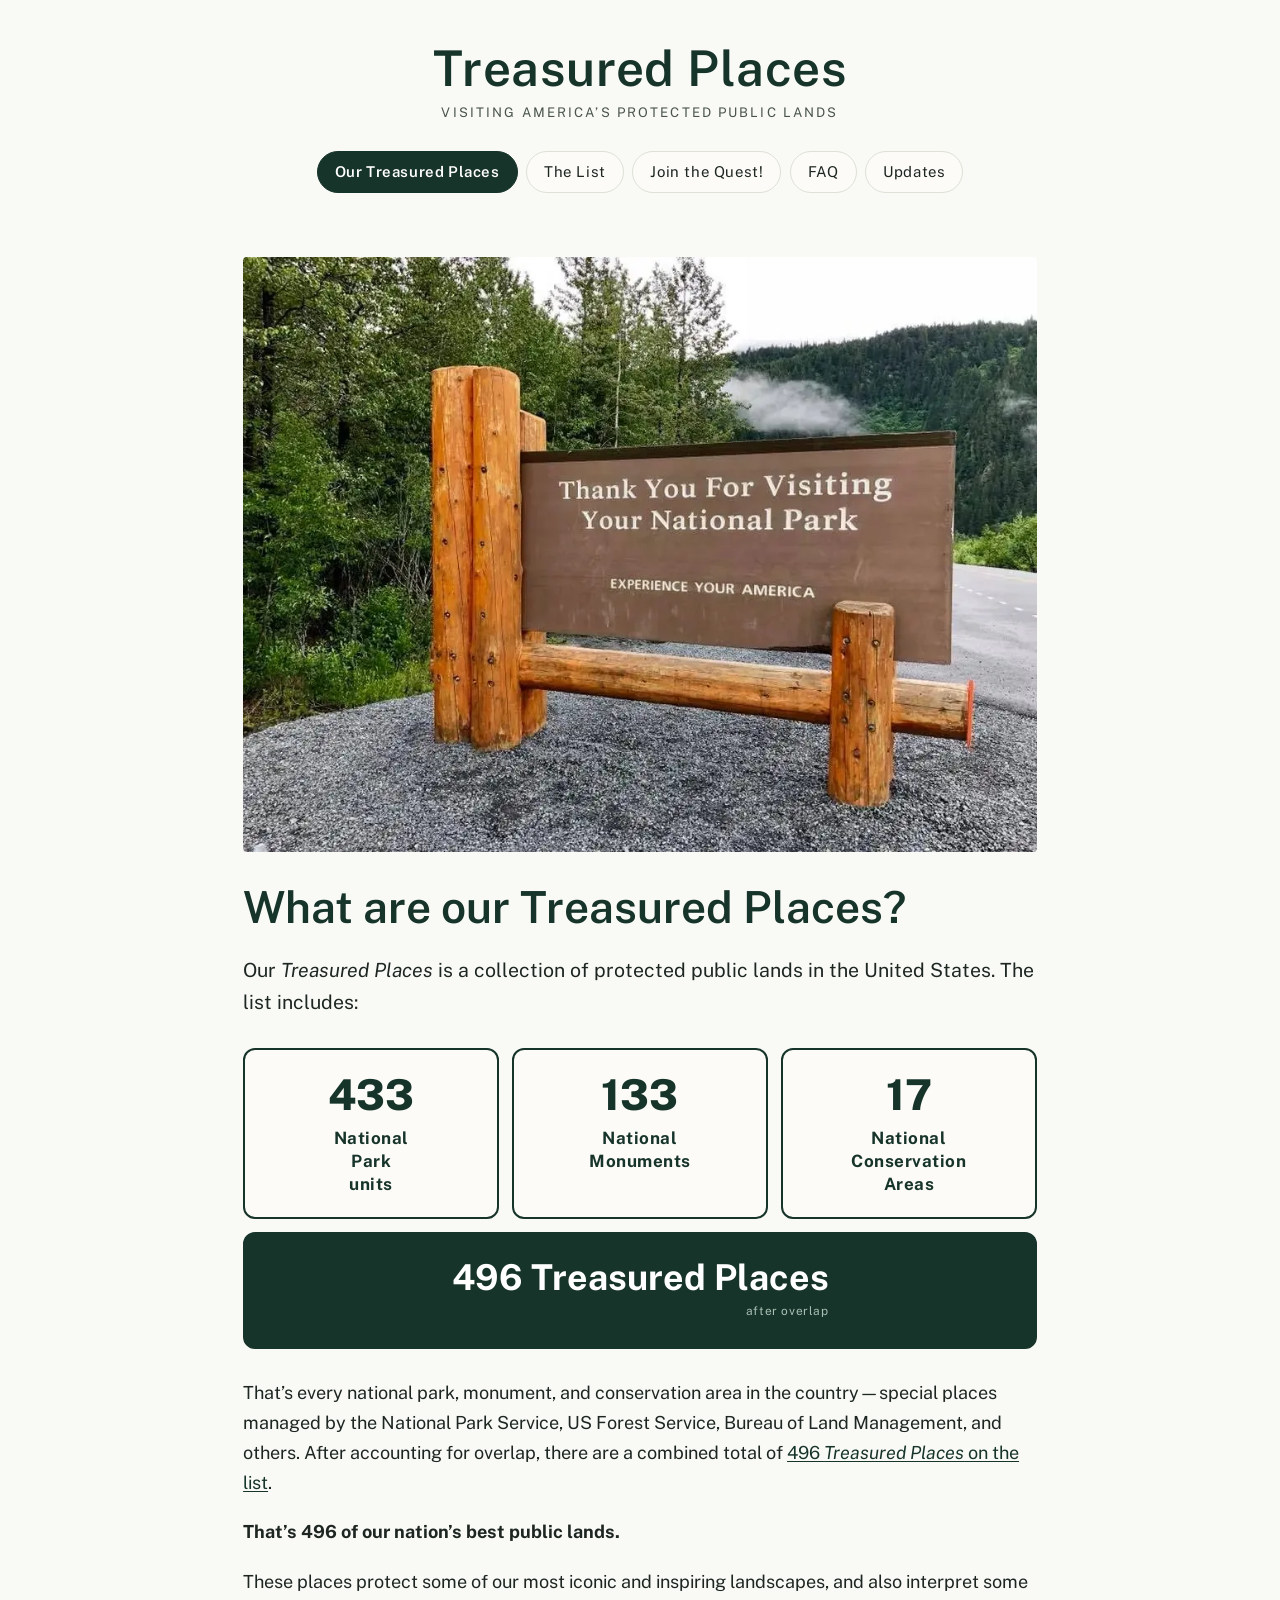
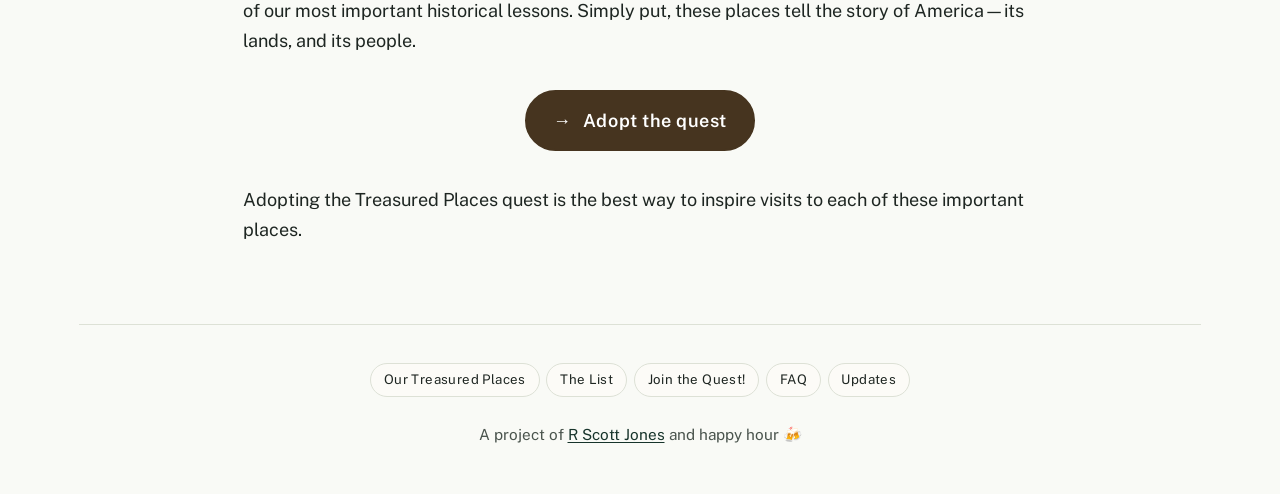
<file: index.html>
<!DOCTYPE html>

<html lang="en">
<head>
<meta charset="utf-8"/>
<meta content="width=device-width, initial-scale=1" name="viewport"/>
<title>Treasured Places — Visiting America’s Protected Public Lands</title>
<meta content="The Treasured Places list gathers every national park unit, national monument, and national conservation area in the United States—496 places in all." name="description"/>
<link href="https://www.treasuredplaces.us/" rel="canonical"/>
<link href="https://fonts.googleapis.com" rel="preconnect"/>
<link crossorigin="" href="https://fonts.gstatic.com" rel="preconnect"/>
<link href="https://fonts.googleapis.com/css2?family=Public+Sans:ital,wght@0,400;0,600;0,700;0,800;1,400&amp;display=swap" rel="stylesheet"/>
<link href="/assets/site.css" rel="stylesheet"/>
<script defer src="https://tinylytics.app/embed/gyaA7aMjQQZesrWQ5vDx.js"></script>
<link rel="icon" href="/favicon.svg" type="image/svg+xml"/>
<link rel="icon" href="/favicon-32.png" sizes="32x32" type="image/png"/>
<link rel="apple-touch-icon" href="/apple-touch-icon.png"/>
<meta property="og:type" content="website"/>
<meta property="og:site_name" content="Treasured Places"/>
<meta property="og:title" content="Treasured Places — Visiting America's Protected Public Lands"/>
<meta property="og:description" content="The Treasured Places list gathers every national park unit, national monument, and national conservation area in the United States—496 places in all."/>
<meta property="og:url" content="https://www.treasuredplaces.us/"/>
<meta property="og:image" content="https://www.treasuredplaces.us/images/social-card.jpg"/>
<meta property="og:image:width" content="1200"/>
<meta property="og:image:height" content="630"/>
<meta property="og:image:alt" content="A wooden national park sign reading Thank You For Visiting Your National Park"/>
<meta name="twitter:card" content="summary_large_image"/>
<meta name="theme-color" content="#f9faf6" media="(prefers-color-scheme: light)"/>
<meta name="theme-color" content="#121614" media="(prefers-color-scheme: dark)"/>
</head>
<body>
<a class="skip" href="#content">Skip to content</a>
<div class="page">
<header class="masthead">
<div class="sign">
<div class="sign-inner">
<a href="/">
<p class="sign-title">Treasured Places</p>
<p class="sign-tagline">Visiting America’s Protected Public Lands</p>
</a>
</div>
</div>
</header>
<nav aria-label="Main" class="nav-bar">
<div class="nav-wrap">
<ul class="nav-list" id="site-nav">
<li><a aria-current="page" href="/">Our Treasured Places</a></li>
<li><a href="/list/">The List</a></li>
<li><a href="/join/">Join the Quest!</a></li>
<li><a href="/faq/">FAQ</a></li>
<li><a href="/updates/">Updates</a></li>
</ul>
</div>
</nav>
<main id="content">
<div class="wrap">
<figure class="hero-figure">
<img alt="A wooden trailhead sign reading Thank You For Visiting Your National Park, Experience Your America" height="720" src="/images/home-hero.webp" width="960"/>
</figure>
<h1>What are our Treasured Places?</h1>
<p class="lede">Our <em>Treasured Places</em> is a collection of protected public lands in the United States. The list includes:</p>
<div class="tally-grid">
<div class="tally-card"><span class="count">433</span><span class="label">National<br>Park<br>units</span></div>
<div class="tally-card"><span class="count">133</span><span class="label">National<br>Monuments</span></div>
<div class="tally-card"><span class="count">17</span><span class="label">National<br>Conservation<br>Areas</span></div>
</div>
<div class="tally-total">
<div class="tally-total-inner">
<span class="line">496 Treasured Places</span>
<span class="caption">after overlap</span>
</div>
</div>
<p>That’s every national park, monument, and conservation area in the country—special places managed by the National Park Service, US Forest Service, Bureau of Land Management, and others. After accounting for overlap, there are a combined total of <a href="/list/">496 <em>Treasured Places</em> on the list</a>.</p>
<p><strong>That’s 496 of our nation’s best public lands.</strong></p>
<p>These places protect some of our most iconic and inspiring landscapes, and also interpret some of our most important historical lessons. Simply put, these places tell the story of America—its lands, and its people.</p>
<p class="btn-row"><a class="btn" href="/join/"><span aria-hidden="true" class="arrow">→</span> Adopt the quest</a></p>
<p>Adopting the Treasured Places quest is the best way to inspire visits to each of these important places.</p>
</div>
</main>
<footer class="site-footer">
<div class="footer-wrap">
<ul class="footer-nav">
<li><a href="/">Our Treasured Places</a></li>
<li><a href="/list/">The List</a></li>
<li><a href="/join/">Join the Quest!</a></li>
<li><a href="/faq/">FAQ</a></li>
<li><a href="/updates/">Updates</a></li>
</ul>
<p class="colophon">A project of <a href="https://rscottjones.com">R Scott Jones</a> and happy hour 🍻</p>
</div>
</footer>
</div>
</body>
</html>
</file>
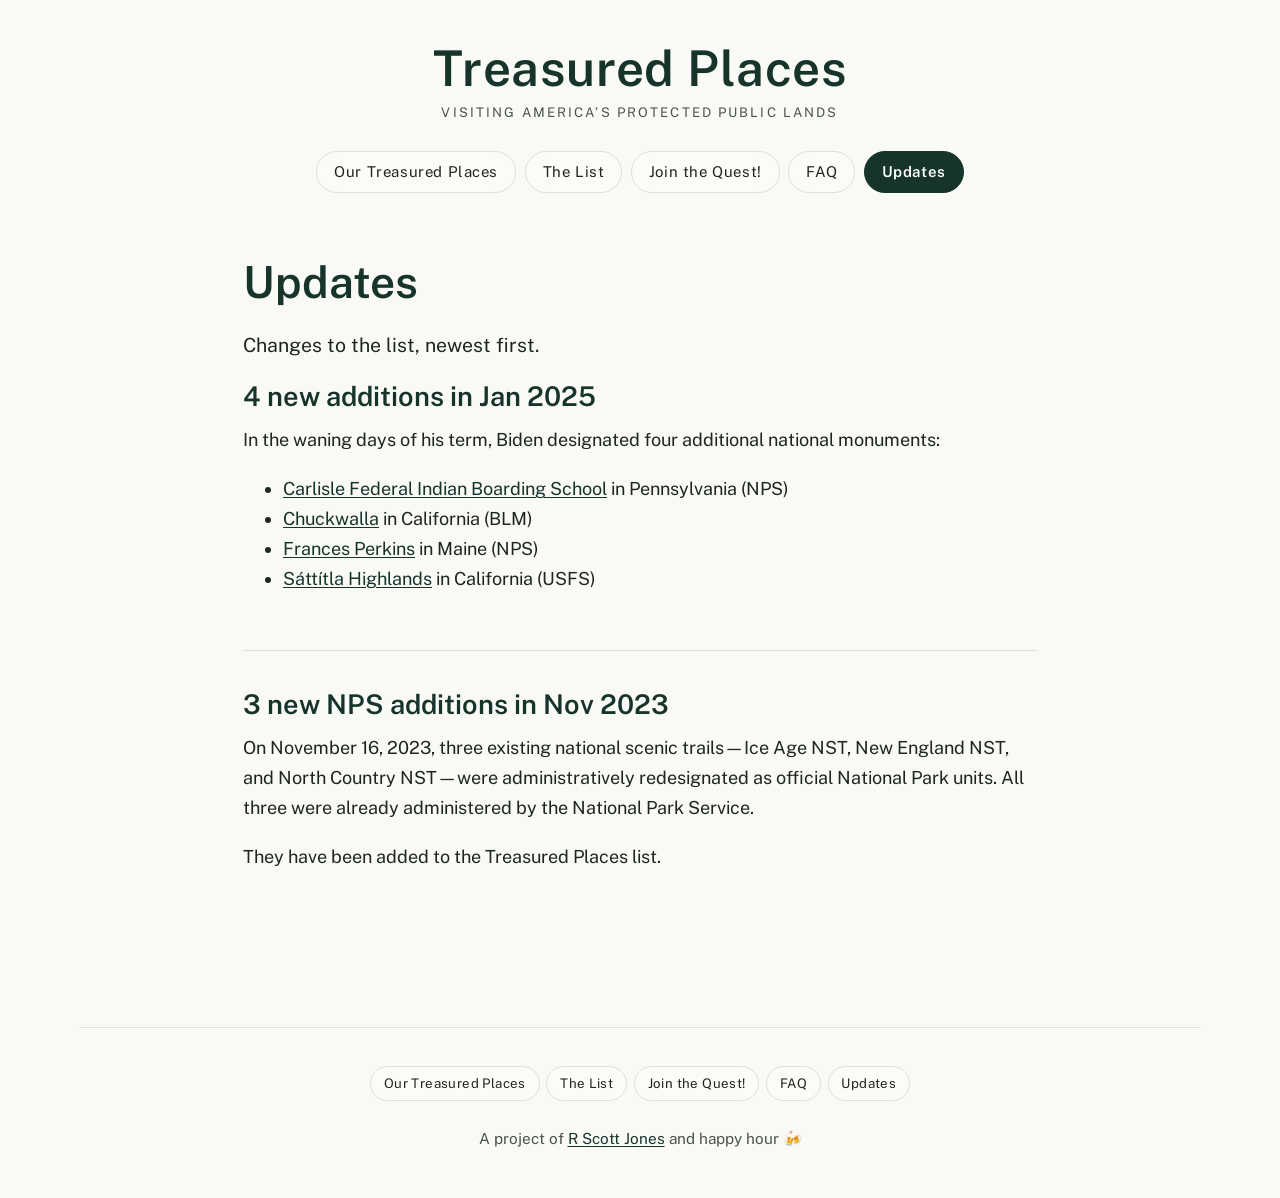
<file: 3-new-nps-additions/index.html>
<!DOCTYPE html>
<html lang="en">
<head>
<meta charset="utf-8">
<meta http-equiv="refresh" content="0; url=/updates/#3-new-nps-additions">
<link rel="canonical" href="https://www.treasuredplaces.us/updates/#3-new-nps-additions">
<title>Redirecting… — Treasured Places</title>
</head>
<body>
<p>This page has moved. <a href="/updates/#3-new-nps-additions">Continue to Updates</a>.</p>
</body>
</html>
</file>
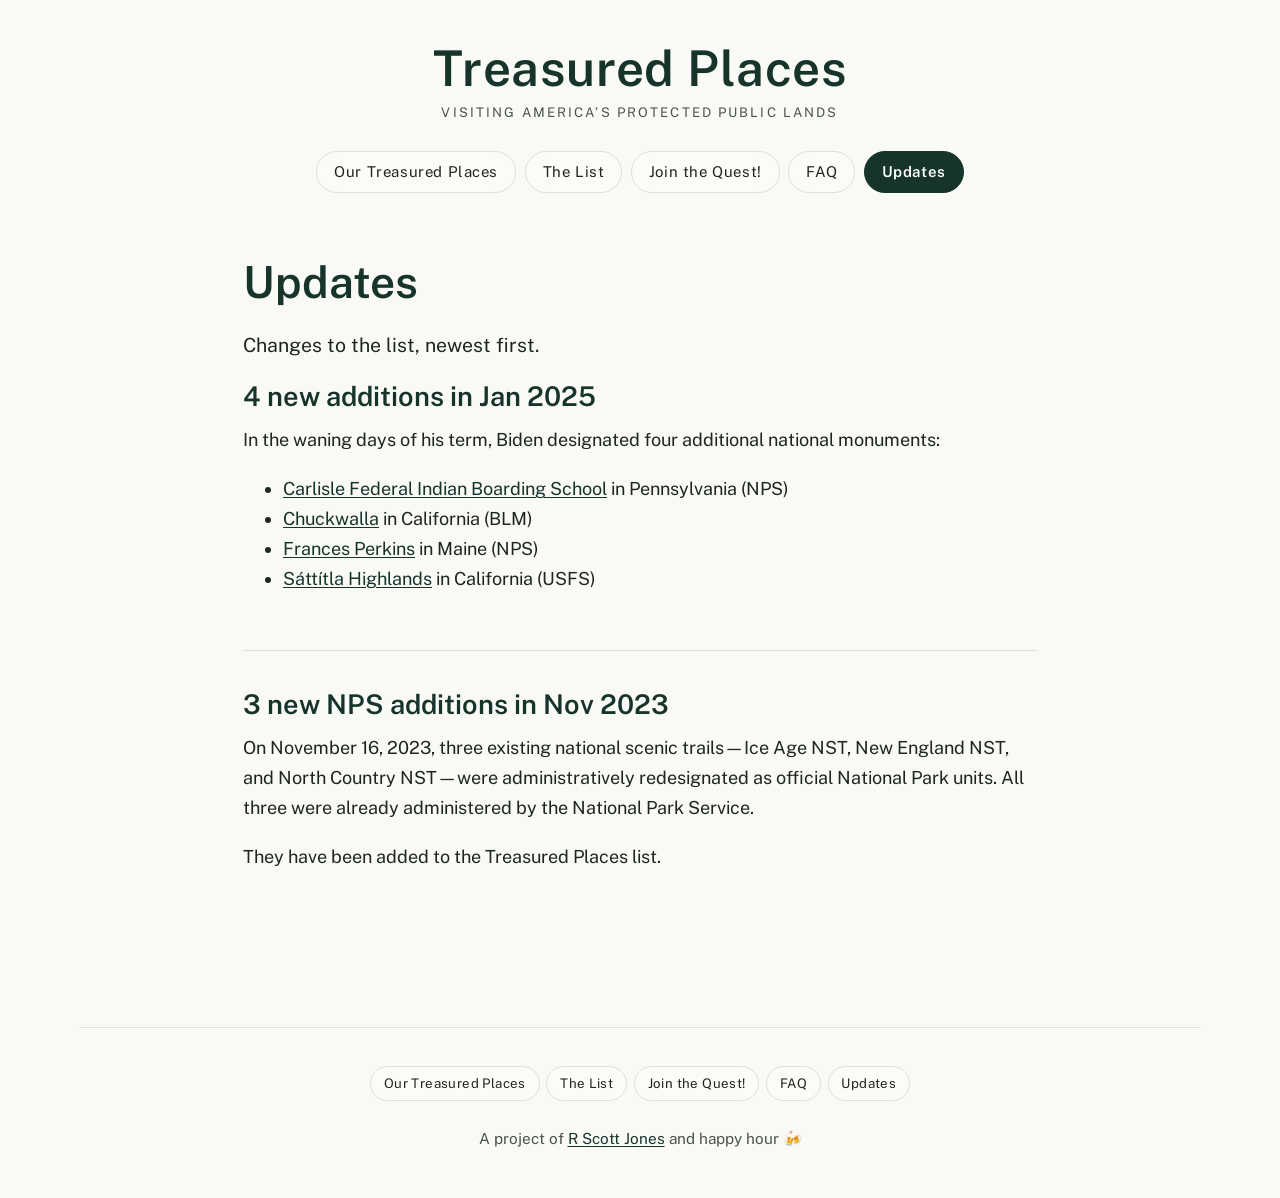
<file: 4-new-additions-in-jan-2025/index.html>
<!DOCTYPE html>
<html lang="en">
<head>
<meta charset="utf-8">
<meta http-equiv="refresh" content="0; url=/updates/#4-new-additions-in-jan-2025">
<link rel="canonical" href="https://www.treasuredplaces.us/updates/#4-new-additions-in-jan-2025">
<title>Redirecting… — Treasured Places</title>
</head>
<body>
<p>This page has moved. <a href="/updates/#4-new-additions-in-jan-2025">Continue to Updates</a>.</p>
</body>
</html>
</file>
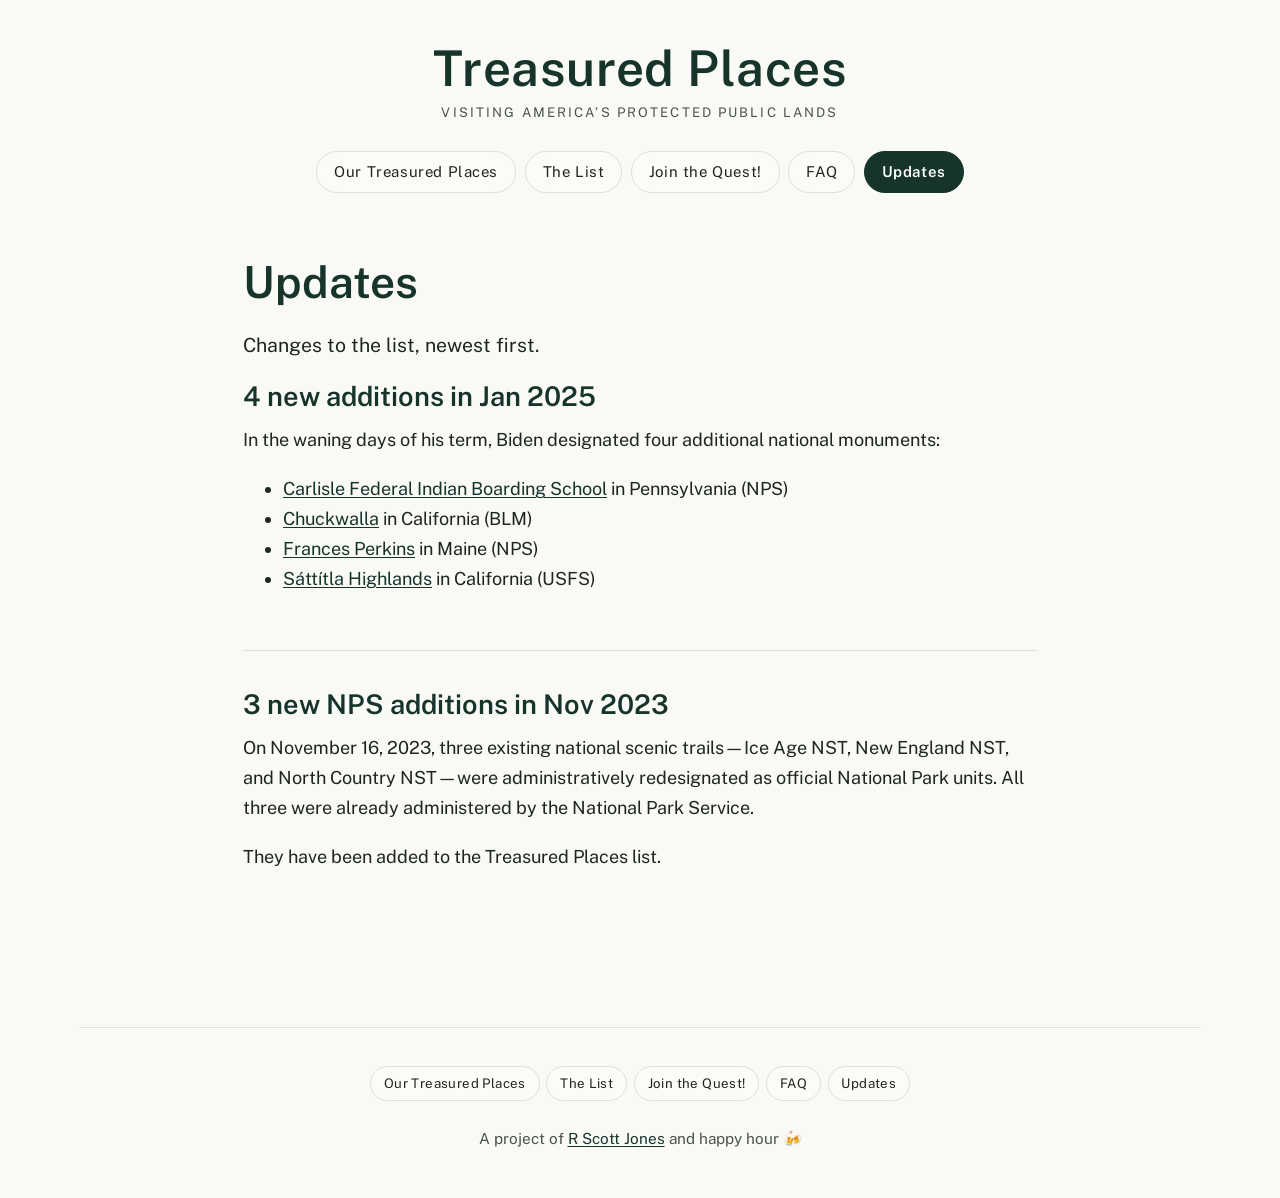
<file: blog/index.html>
<!DOCTYPE html>
<html lang="en">
<head>
<meta charset="utf-8">
<meta http-equiv="refresh" content="0; url=/updates/">
<link rel="canonical" href="https://www.treasuredplaces.us/updates/">
<title>Redirecting… — Treasured Places</title>
</head>
<body>
<p>This page has moved. <a href="/updates/">Continue to Updates</a>.</p>
</body>
</html>
</file>
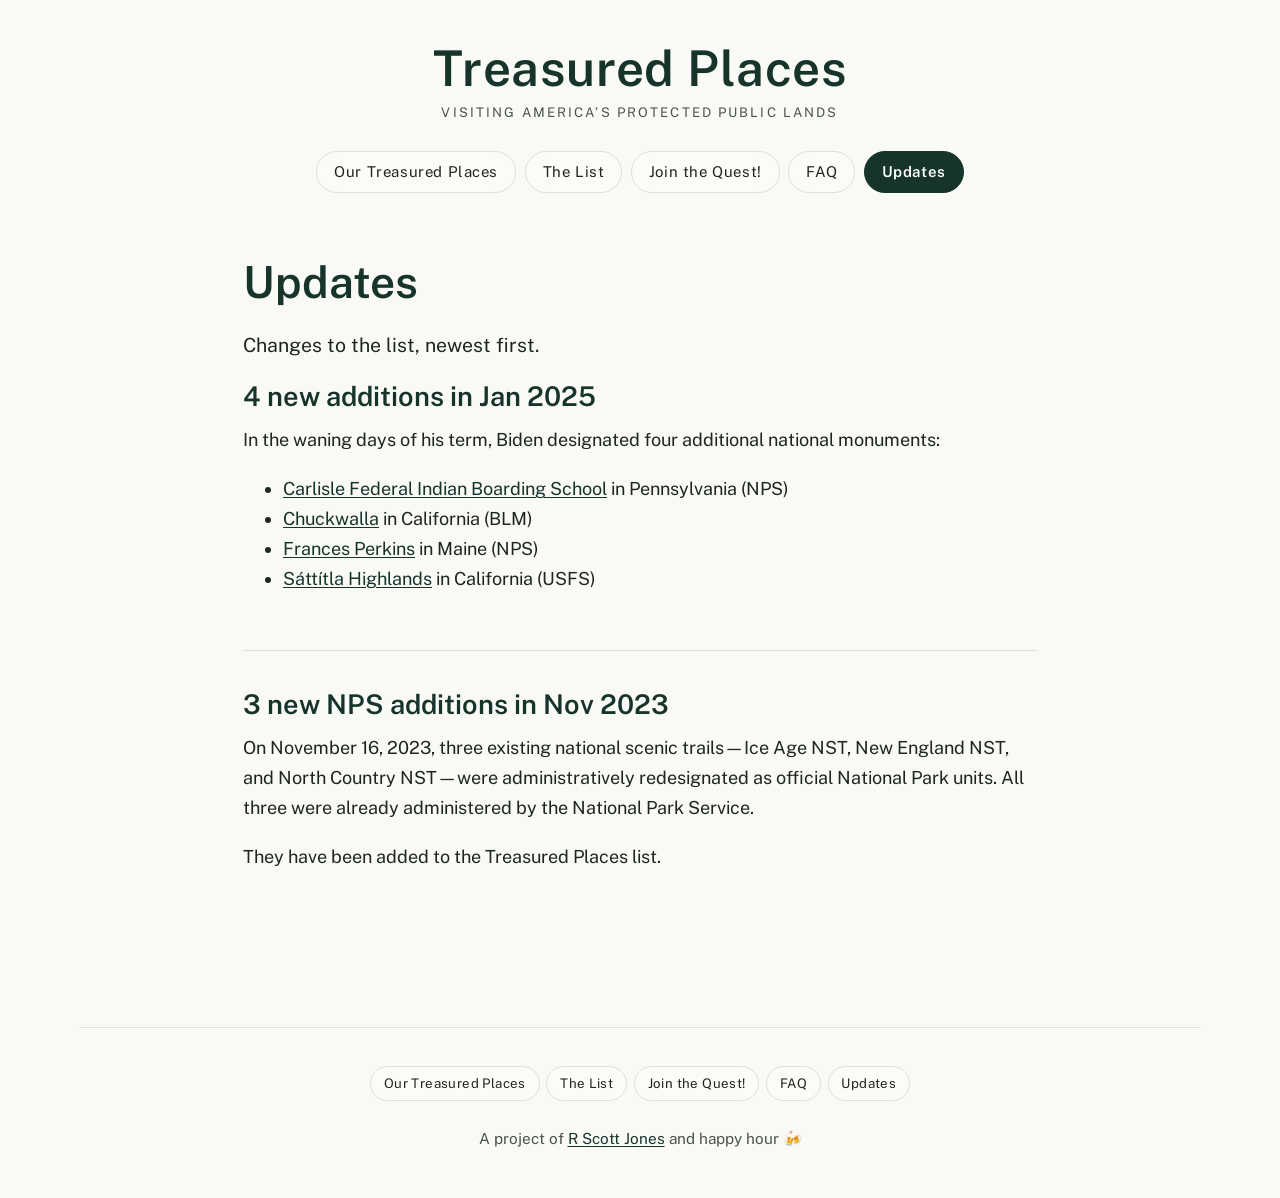
<file: coming-soon/index.html>
<!DOCTYPE html>
<html lang="en">
<head>
<meta charset="utf-8">
<meta http-equiv="refresh" content="0; url=/updates/#coming-soon">
<link rel="canonical" href="https://www.treasuredplaces.us/updates/#coming-soon">
<title>Redirecting… — Treasured Places</title>
</head>
<body>
<p>This page has moved. <a href="/updates/#coming-soon">Continue to Updates</a>.</p>
</body>
</html>
</file>
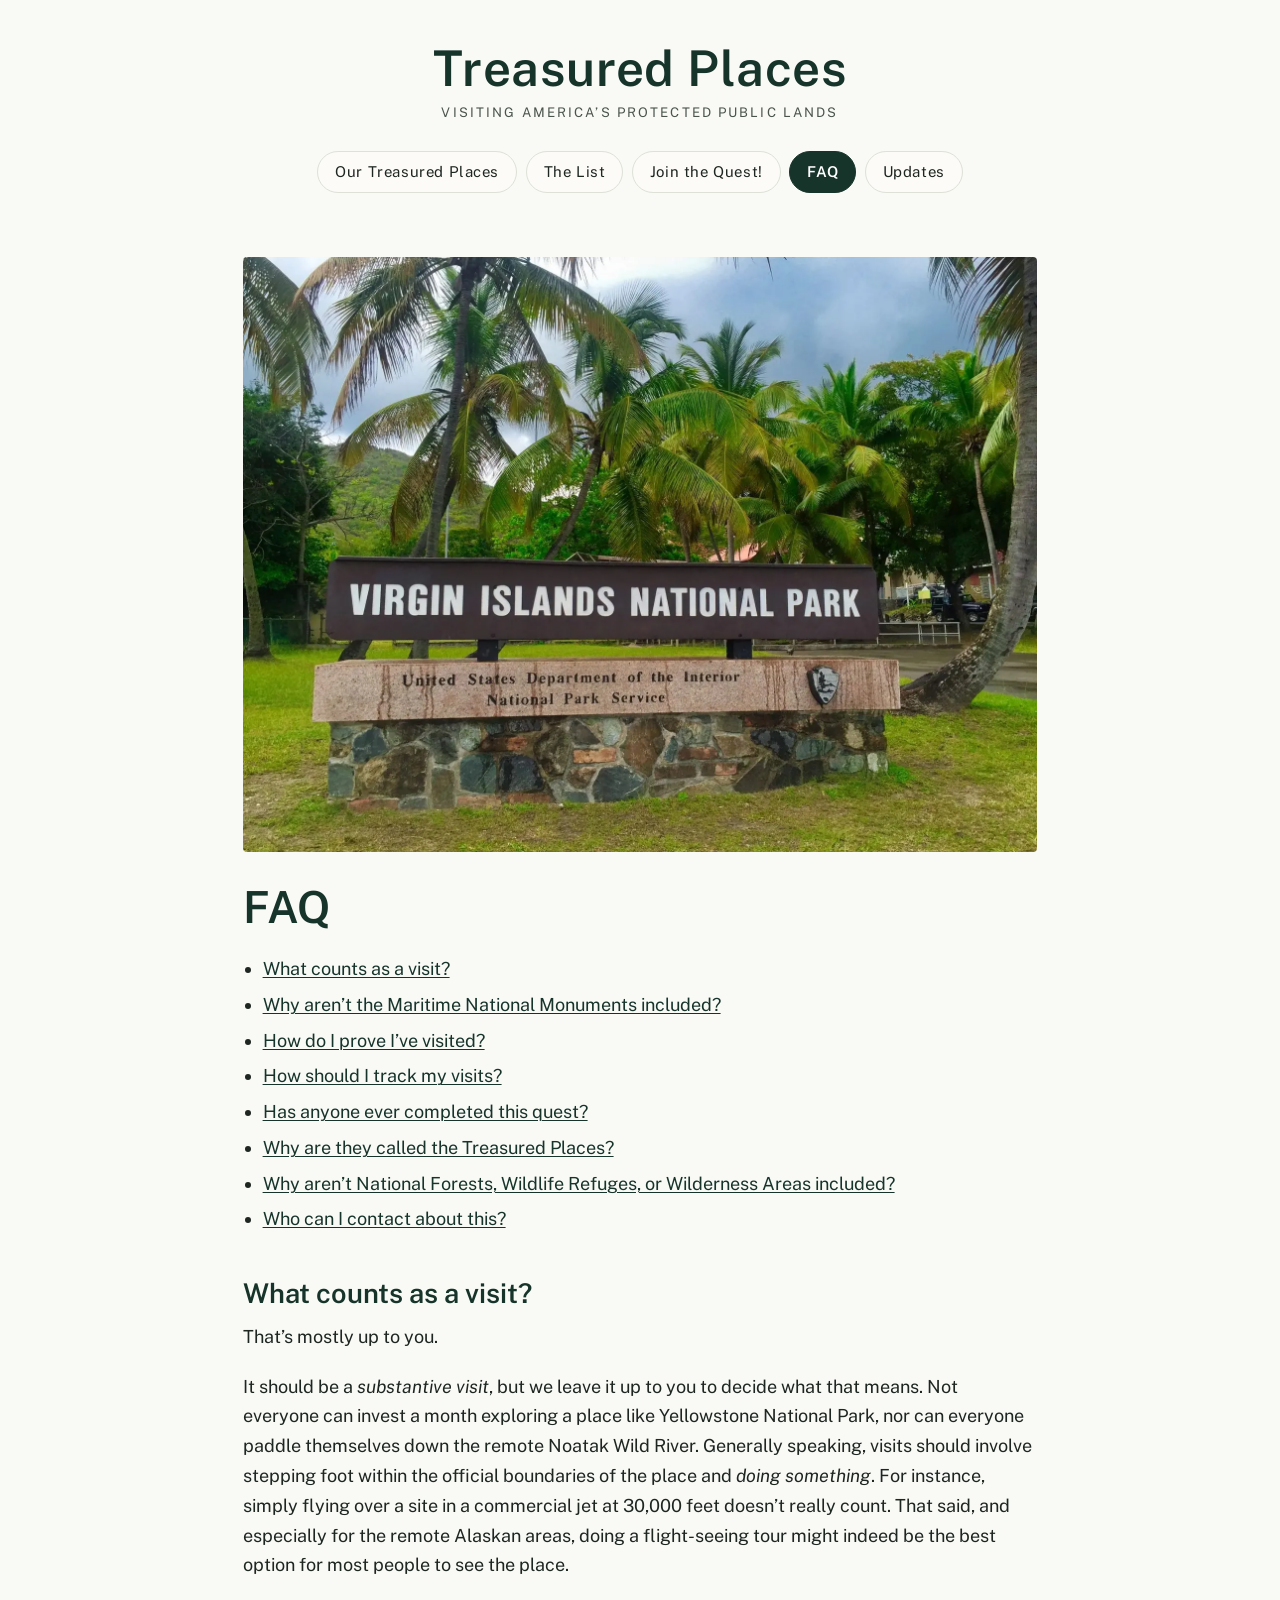
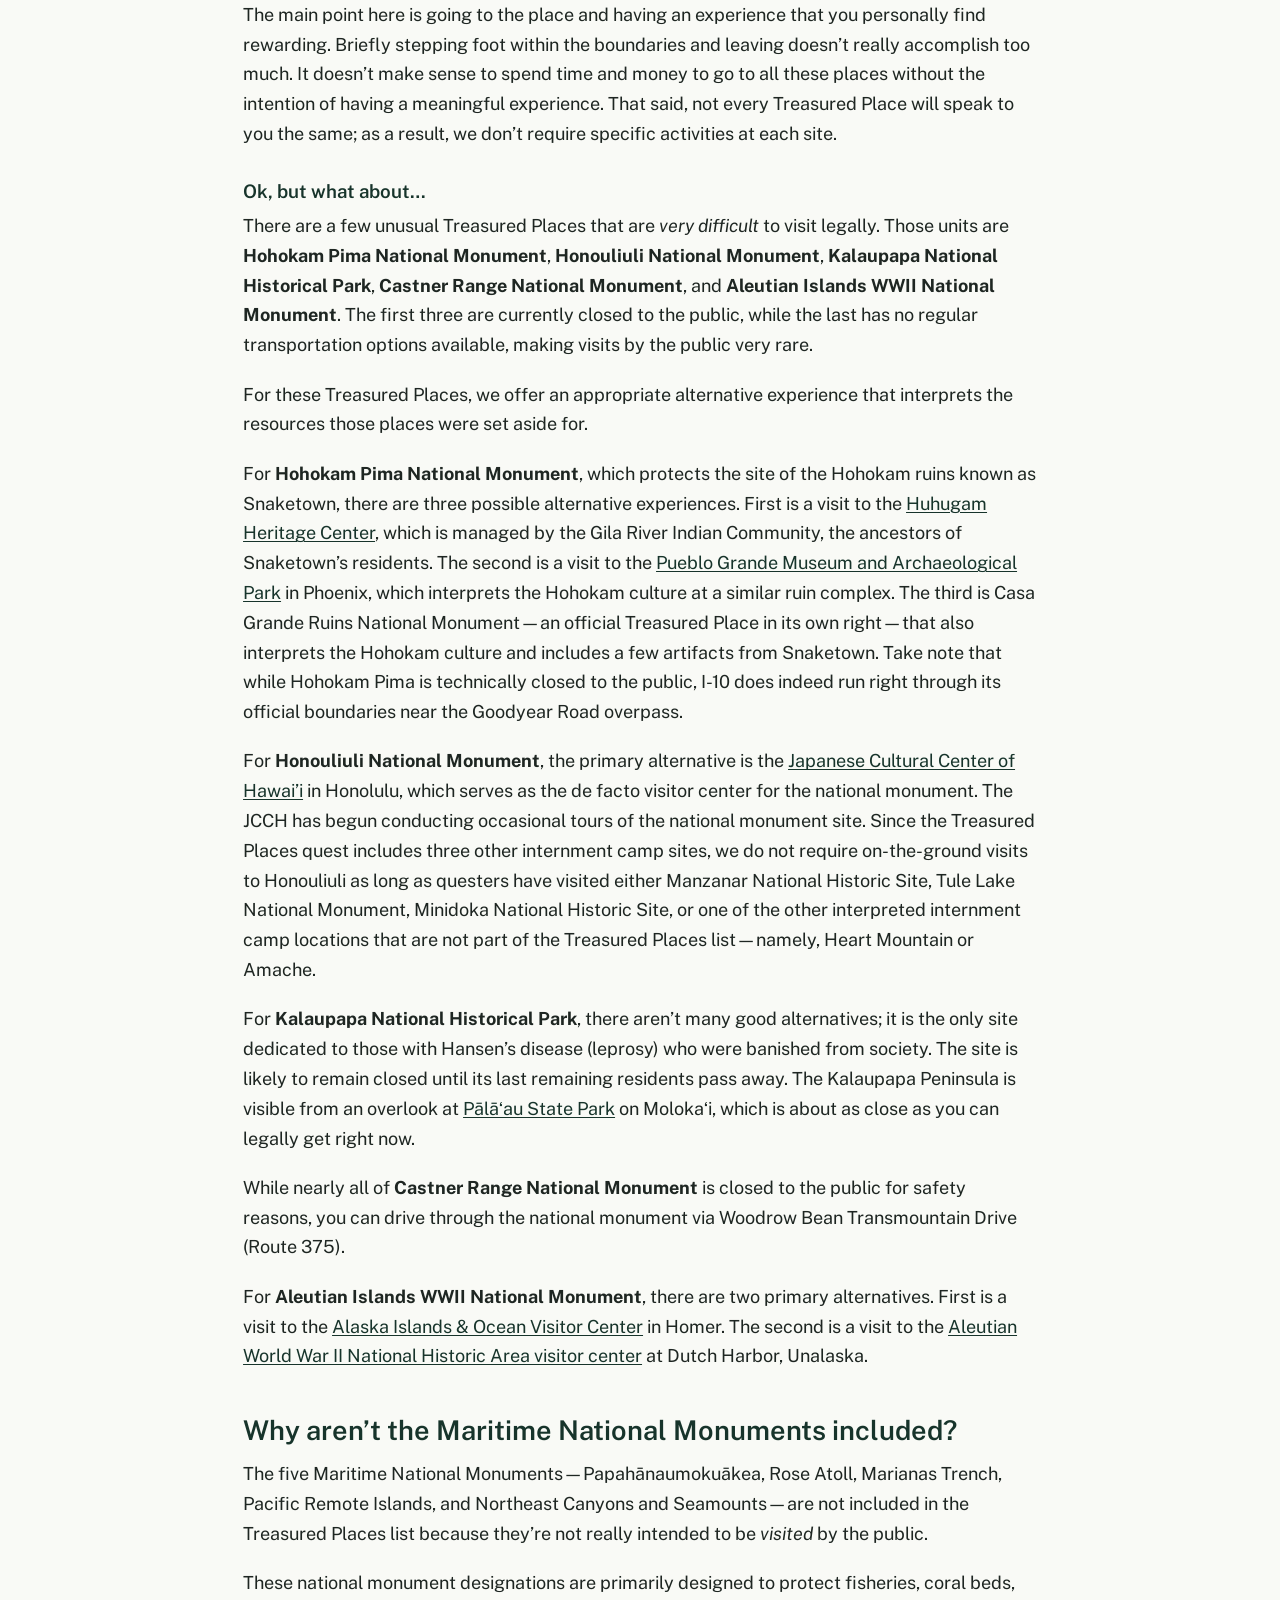
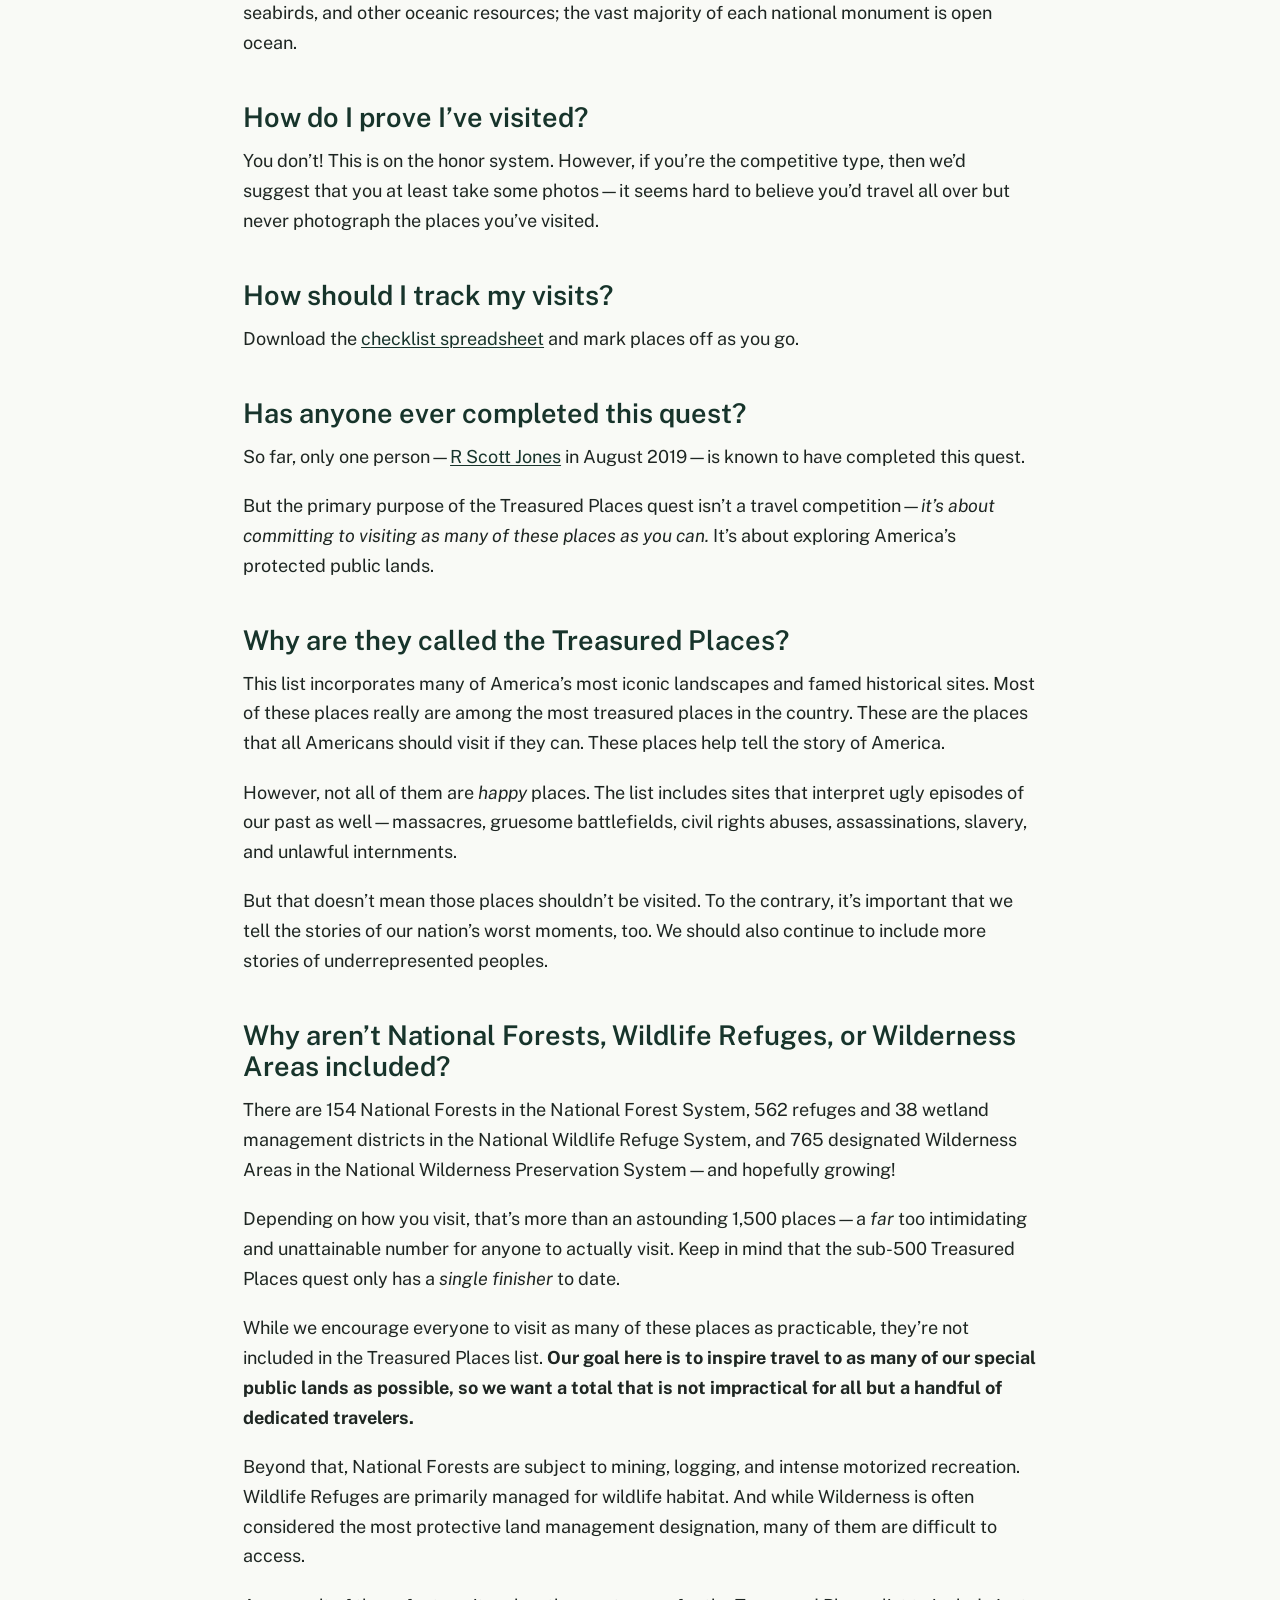
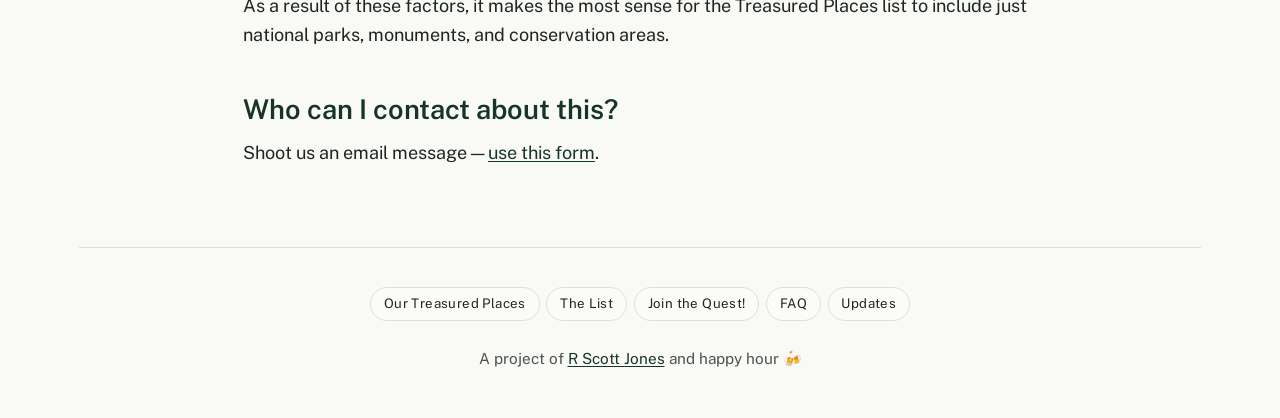
<file: faq/index.html>
<!DOCTYPE html>

<html lang="en">
<head>
<meta charset="utf-8"/>
<meta content="width=device-width, initial-scale=1" name="viewport"/>
<title>FAQ — Treasured Places</title>
<meta content="What counts as a visit, why the Maritime National Monuments are left out, how to track your progress, and other questions about the Treasured Places quest." name="description"/>
<link href="https://www.treasuredplaces.us/faq/" rel="canonical"/>
<link href="https://fonts.googleapis.com" rel="preconnect"/>
<link crossorigin="" href="https://fonts.gstatic.com" rel="preconnect"/>
<link href="https://fonts.googleapis.com/css2?family=Public+Sans:ital,wght@0,400;0,600;0,700;0,800;1,400&amp;display=swap" rel="stylesheet"/>
<link href="/assets/site.css" rel="stylesheet"/>
<script defer src="https://tinylytics.app/embed/gyaA7aMjQQZesrWQ5vDx.js"></script>
<link rel="icon" href="/favicon.svg" type="image/svg+xml"/>
<link rel="icon" href="/favicon-32.png" sizes="32x32" type="image/png"/>
<link rel="apple-touch-icon" href="/apple-touch-icon.png"/>
<meta property="og:type" content="website"/>
<meta property="og:site_name" content="Treasured Places"/>
<meta property="og:title" content="FAQ — Treasured Places"/>
<meta property="og:description" content="What counts as a visit, why the Maritime National Monuments are left out, how to track your progress, and other questions about the Treasured Places quest."/>
<meta property="og:url" content="https://www.treasuredplaces.us/faq/"/>
<meta property="og:image" content="https://www.treasuredplaces.us/images/social-card.jpg"/>
<meta property="og:image:width" content="1200"/>
<meta property="og:image:height" content="630"/>
<meta property="og:image:alt" content="A wooden national park sign reading Thank You For Visiting Your National Park"/>
<meta name="twitter:card" content="summary_large_image"/>
<meta name="theme-color" content="#f9faf6" media="(prefers-color-scheme: light)"/>
<meta name="theme-color" content="#121614" media="(prefers-color-scheme: dark)"/>
</head>
<body>
<a class="skip" href="#content">Skip to content</a>
<div class="page">
<header class="masthead">
<div class="sign">
<div class="sign-inner">
<a href="/">
<p class="sign-title">Treasured Places</p>
<p class="sign-tagline">Visiting America’s Protected Public Lands</p>
</a>
</div>
</div>
</header>
<nav aria-label="Main" class="nav-bar">
<div class="nav-wrap">
<ul class="nav-list" id="site-nav">
<li><a href="/">Our Treasured Places</a></li>
<li><a href="/list/">The List</a></li>
<li><a href="/join/">Join the Quest!</a></li>
<li><a aria-current="page" href="/faq/">FAQ</a></li>
<li><a href="/updates/">Updates</a></li>
</ul>
</div>
</nav>
<main id="content">
<div class="wrap">
<figure class="hero-figure">
<img alt="Virgin Islands National Park entrance sign" height="1200" src="/images/faq-hero.webp" width="1600"/>
</figure>
<h1>FAQ</h1>
<ul class="toc">
<li><a href="#whatcounts">What counts as a visit?</a></li>
<li><a href="#maritime">Why aren’t the Maritime National Monuments included?</a></li>
<li><a href="#proof">How do I prove I’ve visited?</a></li>
<li><a href="#track">How should I track my visits?</a></li>
<li><a href="#finishers">Has anyone ever completed this quest?</a></li>
<li><a href="#treasured">Why are they called the Treasured Places?</a></li>
<li><a href="#otherlands">Why aren’t National Forests, Wildlife Refuges, or Wilderness Areas included?</a></li>
<li><a href="#contact">Who can I contact about this?</a></li>
</ul>
<h2 id="whatcounts">What counts as a visit?</h2>
<p>That’s mostly up to you.</p>
<p>It should be a <em>substantive visit</em>, but we leave it up to you to decide what that means. Not everyone can invest a month exploring a place like Yellowstone National Park, nor can everyone paddle themselves down the remote Noatak Wild River. Generally speaking, visits should involve stepping foot within the official boundaries of the place and <em>doing something</em>. For instance, simply flying over a site in a commercial jet at 30,000 feet doesn’t really count. That said, and especially for the remote Alaskan areas, doing a flight-seeing tour might indeed be the best option for most people to see the place.</p>
<p>The main point here is going to the place and having an experience that you personally find rewarding. Briefly stepping foot within the boundaries and leaving doesn’t really accomplish too much. It doesn’t make sense to spend time and money to go to all these places without the intention of having a meaningful experience. That said, not every Treasured Place will speak to you the same; as a result, we don’t require specific activities at each site.</p>
<h3 id="alternatives">Ok, but what about…</h3>
<p>There are a few unusual Treasured Places that are <em>very difficult</em> to visit legally. Those units are <strong>Hohokam Pima National Monument</strong>, <strong>Honouliuli National Monument</strong>, <strong>Kalaupapa National Historical Park</strong>, <strong>Castner Range National Monument</strong>, and <strong>Aleutian Islands WWII National Monument</strong>. The first three are currently closed to the public, while the last has no regular transportation options available, making visits by the public very rare.</p>
<p>For these Treasured Places, we offer an appropriate alternative experience that interprets the resources those places were set aside for.</p>
<p>For <strong>Hohokam Pima National Monument</strong>, which protects the site of the Hohokam ruins known as Snaketown, there are three possible alternative experiences. First is a visit to the <a href="http://www.grichhc.org/">Huhugam Heritage Center</a>, which is managed by the Gila River Indian Community, the ancestors of Snaketown’s residents. The second is a visit to the <a href="https://www.phoenix.gov/parks/arts-culture-history/pueblo-grande">Pueblo Grande Museum and Archaeological Park</a> in Phoenix, which interprets the Hohokam culture at a similar ruin complex. The third is Casa Grande Ruins National Monument—an official Treasured Place in its own right—that also interprets the Hohokam culture and includes a few artifacts from Snaketown. Take note that while Hohokam Pima is technically closed to the public, I-10 does indeed run right through its official boundaries near the Goodyear Road overpass.</p>
<p>For <strong>Honouliuli National Monument</strong>, the primary alternative is the <a href="https://www.jcch.com/">Japanese Cultural Center of Hawai’i</a> in Honolulu, which serves as the de facto visitor center for the national monument. The JCCH has begun conducting occasional tours of the national monument site. Since the Treasured Places quest includes three other internment camp sites, we do not require on-the-ground visits to Honouliuli as long as questers have visited either Manzanar National Historic Site, Tule Lake National Monument, Minidoka National Historic Site, or one of the other interpreted internment camp locations that are not part of the Treasured Places list—namely, Heart Mountain or Amache.</p>
<p>For <strong>Kalaupapa National Historical Park</strong>, there aren’t many good alternatives; it is the only site dedicated to those with Hansen’s disease (leprosy) who were banished from society. The site is likely to remain closed until its last remaining residents pass away. The Kalaupapa Peninsula is visible from an overlook at <a href="https://dlnr.hawaii.gov/dsp/parks/molokai/palaau-state-park/">Pālāʻau State Park</a> on Molokaʻi, which is about as close as you can legally get right now.</p>
<p>While nearly all of <strong>Castner Range National Monument</strong> is closed to the public for safety reasons, you can drive through the national monument via Woodrow Bean Transmountain Drive (Route 375).</p>
<p>For <strong>Aleutian Islands WWII National Monument</strong>, there are two primary alternatives. First is a visit to the <a href="https://www.fws.gov/refuge/alaska-maritime">Alaska Islands &amp; Ocean Visitor Center</a> in Homer. The second is a visit to the <a href="https://www.nps.gov/aleu/planyourvisit/visitorcenters.htm">Aleutian World War II National Historic Area visitor center</a> at Dutch Harbor, Unalaska.</p>
<h2 id="maritime">Why aren’t the Maritime National Monuments included?</h2>
<p>The five Maritime National Monuments—Papahānaumokuākea, Rose Atoll, Marianas Trench, Pacific Remote Islands, and Northeast Canyons and Seamounts—are not included in the Treasured Places list because they’re not really intended to be <em>visited</em> by the public.</p>
<p>These national monument designations are primarily designed to protect fisheries, coral beds, seabirds, and other oceanic resources; the vast majority of each national monument is open ocean.</p>
<h2 id="proof">How do I prove I’ve visited?</h2>
<p>You don’t! This is on the honor system. However, if you’re the competitive type, then we’d suggest that you at least take some photos—it seems hard to believe you’d travel all over but never photograph the places you’ve visited.</p>
<h2 id="track">How should I track my visits?</h2>
<p>Download the <a download="" href="/data/treasured-places-checklist.csv">checklist spreadsheet</a> and mark places off as you go.</p>
<h2 id="finishers">Has anyone ever completed this quest?</h2>
<p>So far, only one person—<a href="https://rscottjones.com">R Scott Jones</a> in August 2019—is known to have completed this quest.</p>
<p>But the primary purpose of the Treasured Places quest isn’t a travel competition—<em>it’s about committing to visiting as many of these places as you can.</em> It’s about exploring America’s protected public lands.</p>
<h2 id="treasured">Why are they called the Treasured Places?</h2>
<p>This list incorporates many of America’s most iconic landscapes and famed historical sites. Most of these places really are among the most treasured places in the country. These are the places that all Americans should visit if they can. These places help tell the story of America.</p>
<p>However, not all of them are <em>happy</em> places. The list includes sites that interpret ugly episodes of our past as well—massacres, gruesome battlefields, civil rights abuses, assassinations, slavery, and unlawful internments.</p>
<p>But that doesn’t mean those places shouldn’t be visited. To the contrary, it’s important that we tell the stories of our nation’s worst moments, too. We should also continue to include more stories of underrepresented peoples.</p>
<h2 id="otherlands">Why aren’t National Forests, Wildlife Refuges, or Wilderness Areas included?</h2>
<p>There are 154 National Forests in the National Forest System, 562 refuges and 38 wetland management districts in the National Wildlife Refuge System, and 765 designated Wilderness Areas in the National Wilderness Preservation System—and hopefully growing!</p>
<p>Depending on how you visit, that’s more than an astounding 1,500 places—a <em>far</em> too intimidating and unattainable number for anyone to actually visit. Keep in mind that the sub-500 Treasured Places quest only has a <em>single finisher</em> to date.</p>
<p>While we encourage everyone to visit as many of these places as practicable, they’re not included in the Treasured Places list. <strong>Our goal here is to inspire travel to as many of our special public lands as possible, so we want a total that is not impractical for all but a handful of dedicated travelers.</strong></p>
<p>Beyond that, National Forests are subject to mining, logging, and intense motorized recreation. Wildlife Refuges are primarily managed for wildlife habitat. And while Wilderness is often considered the most protective land management designation, many of them are difficult to access.</p>
<p>As a result of these factors, it makes the most sense for the Treasured Places list to include just national parks, monuments, and conservation areas.</p>
<h2 id="contact">Who can I contact about this?</h2>
<p>Shoot us an email message — <a href="https://letterbird.co/treasuredplaces">use this form</a>.</p>
  <script data-letterbirduser="treasuredplaces" src="https://letterbird.co/embed/v1.js"></script>
</div>
</main>
<footer class="site-footer">
<div class="footer-wrap">
<ul class="footer-nav">
<li><a href="/">Our Treasured Places</a></li>
<li><a href="/list/">The List</a></li>
<li><a href="/join/">Join the Quest!</a></li>
<li><a href="/faq/">FAQ</a></li>
<li><a href="/updates/">Updates</a></li>
</ul>
<p class="colophon">A project of <a href="https://rscottjones.com">R Scott Jones</a> and happy hour 🍻</p>
</div>
</footer>
</div>
</body>
</html>
</file>
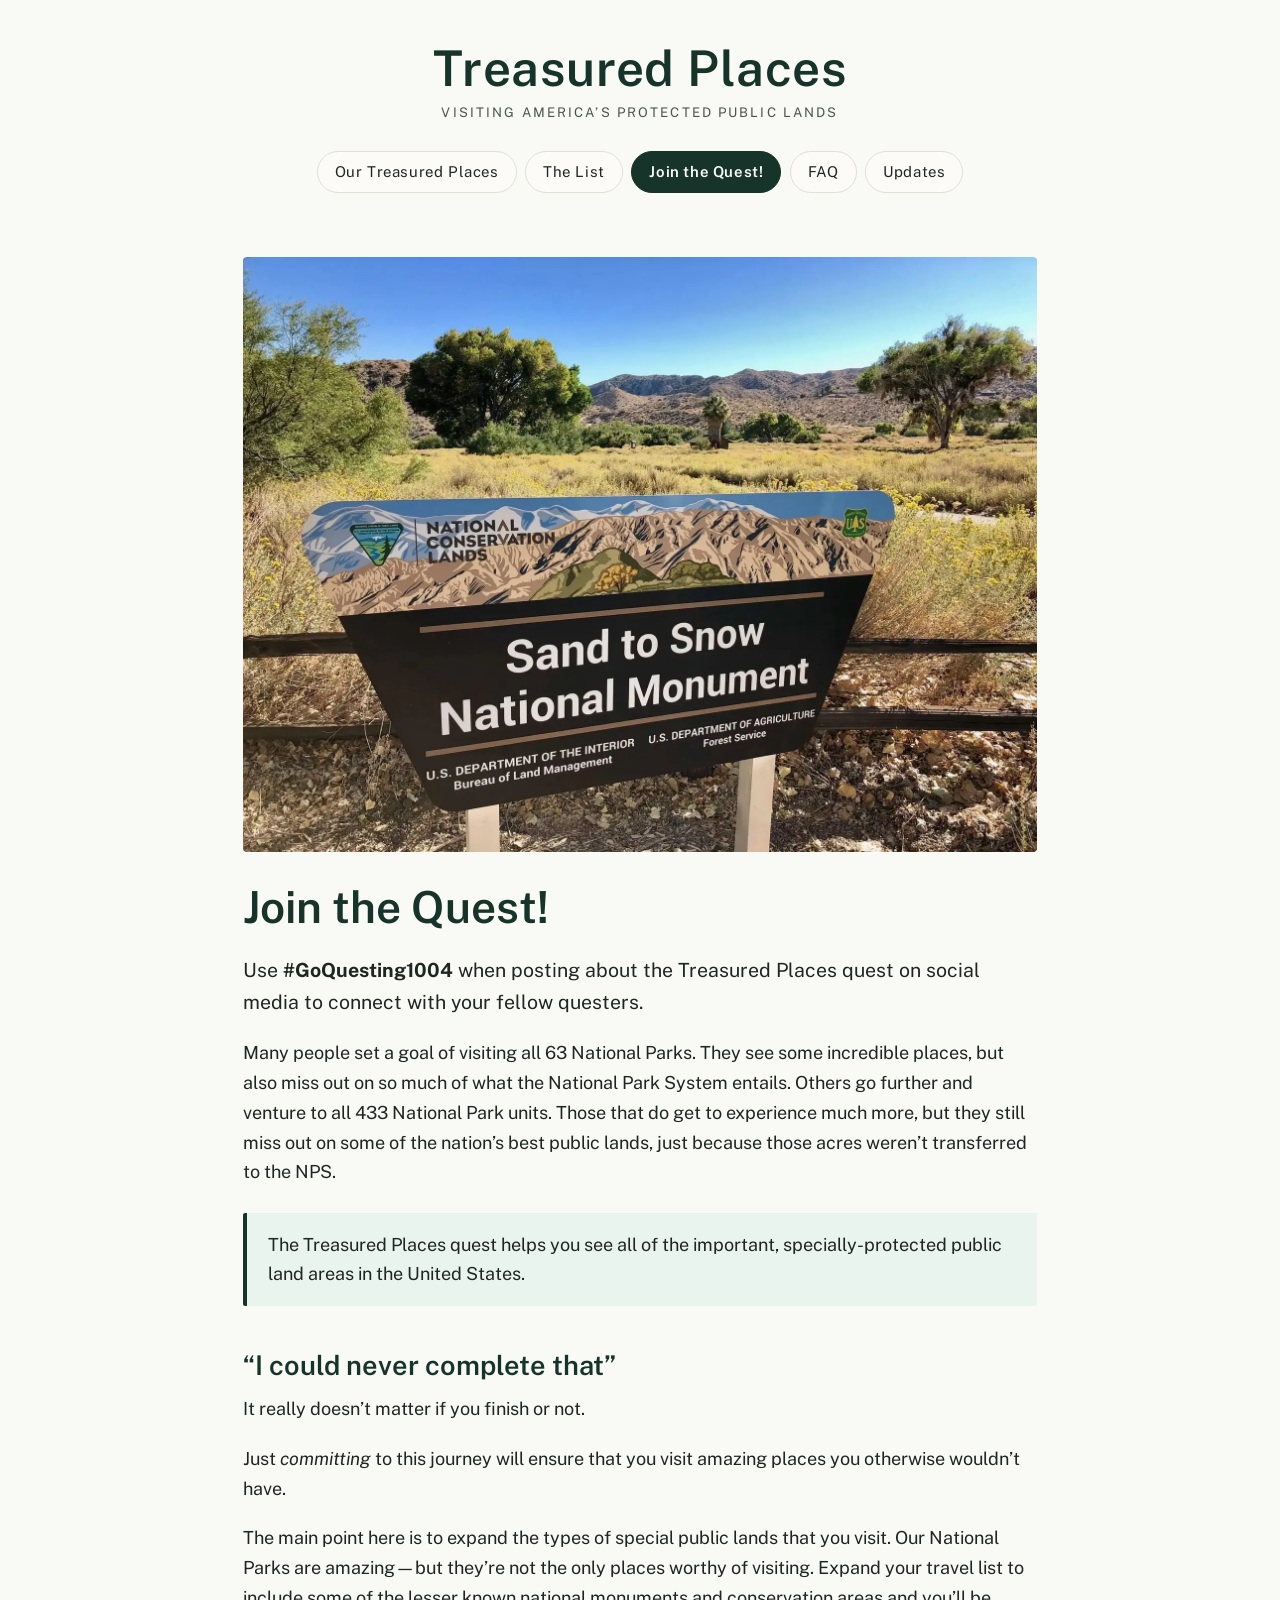
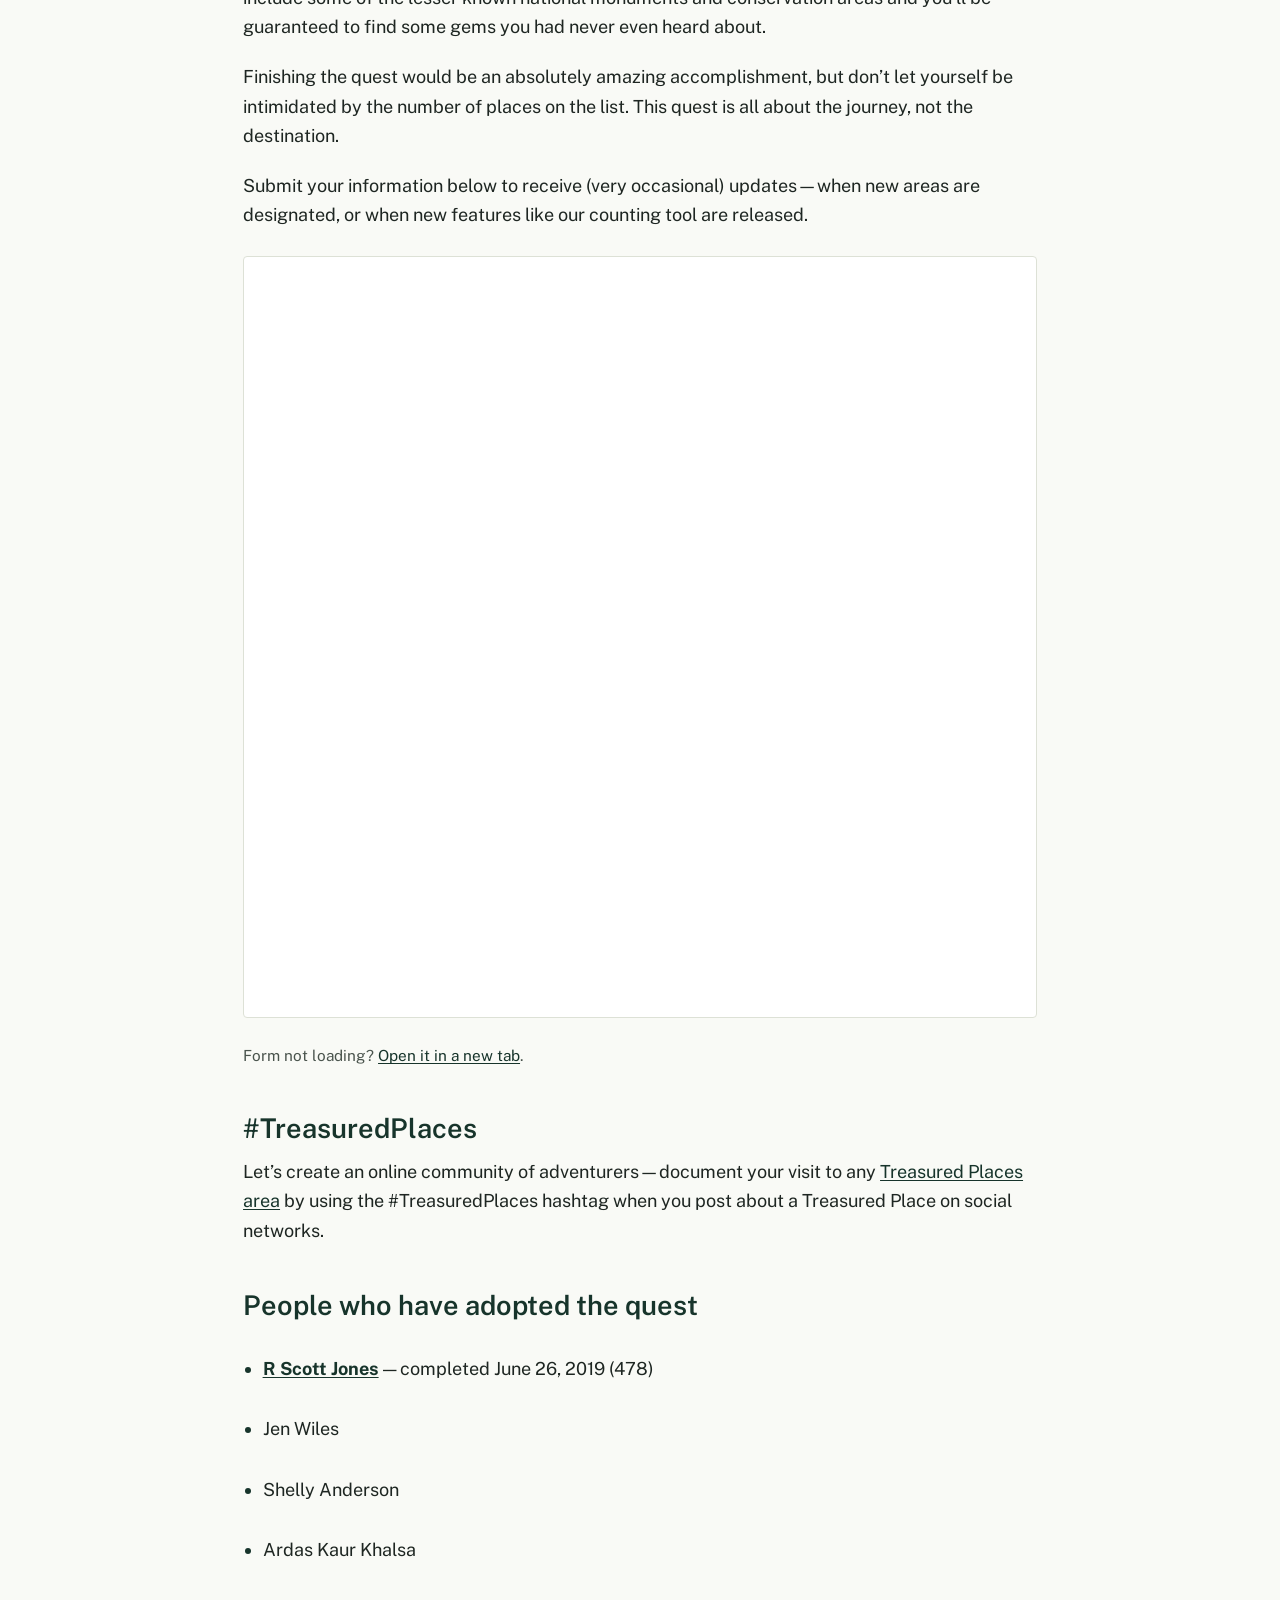
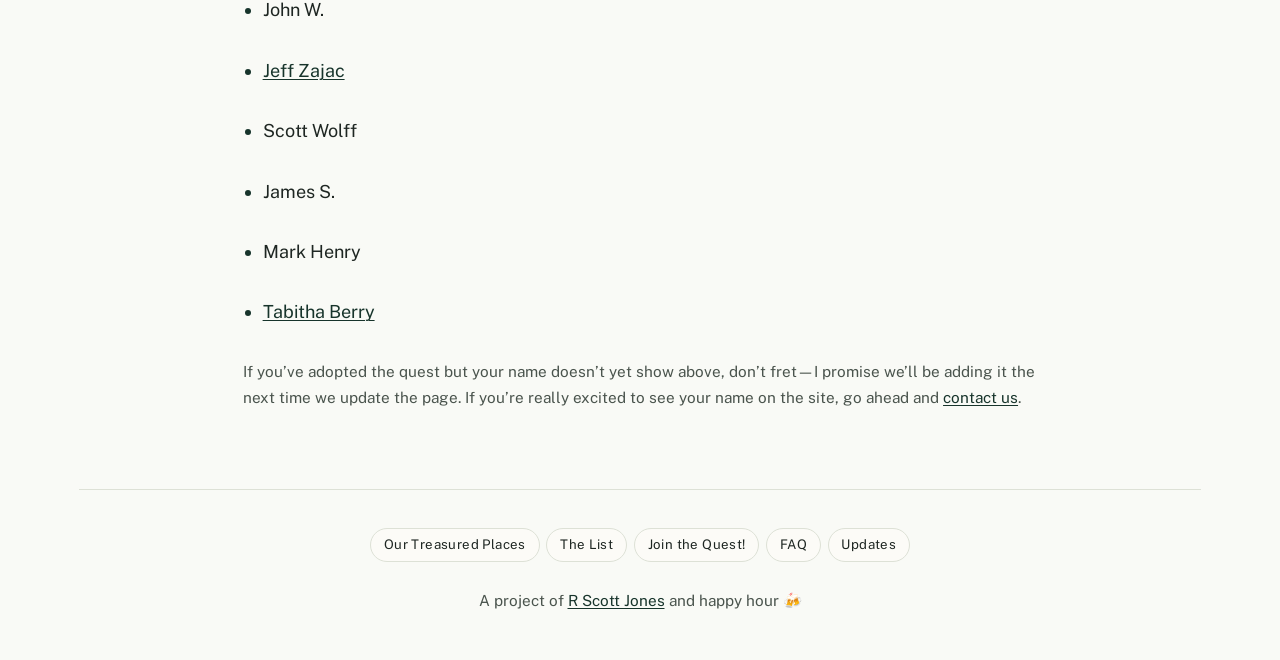
<file: join-the-quest/index.html>
<!DOCTYPE html>
<html lang="en">
<head>
<meta charset="utf-8">
<meta http-equiv="refresh" content="0; url=/join/">
<link rel="canonical" href="https://www.treasuredplaces.us/join/">
<title>Redirecting… — Treasured Places</title>
</head>
<body>
<p>This page has moved. <a href="/join/">Continue to Join the Quest</a>.</p>
</body>
</html>
</file>
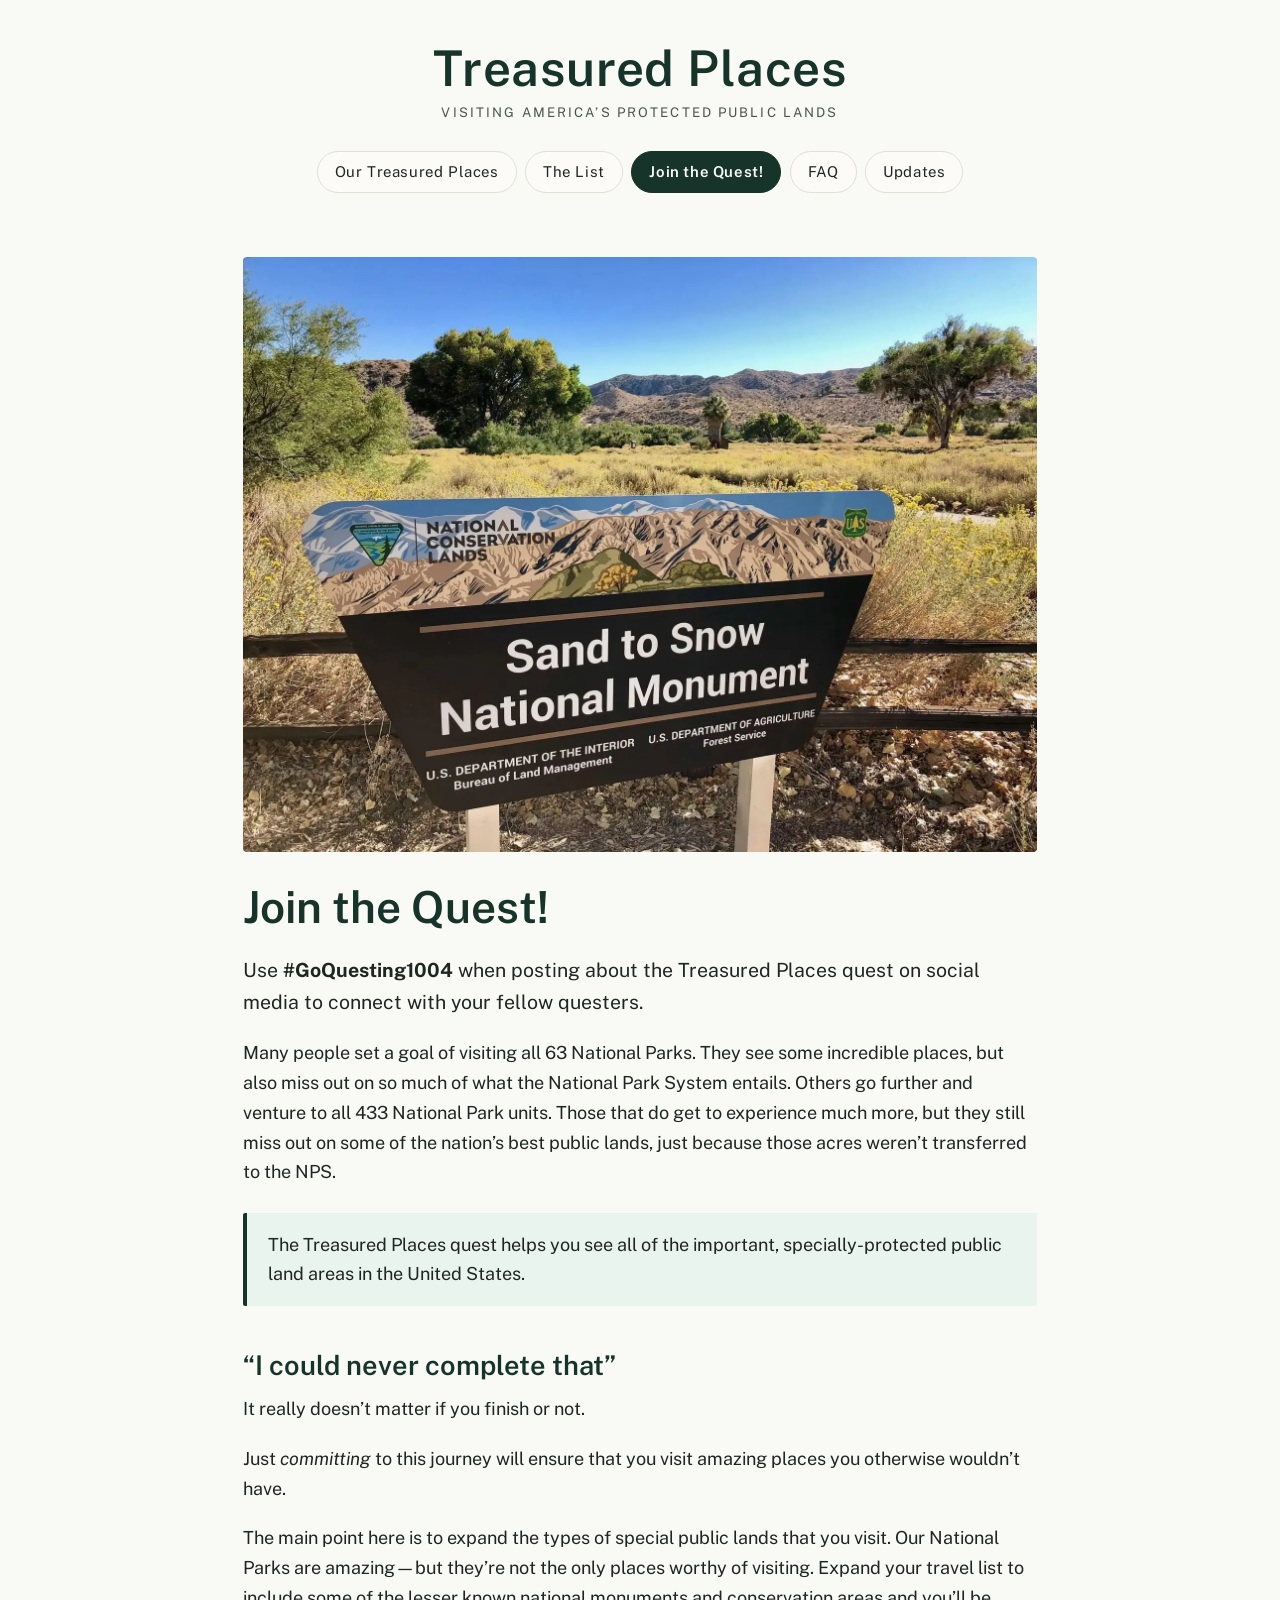
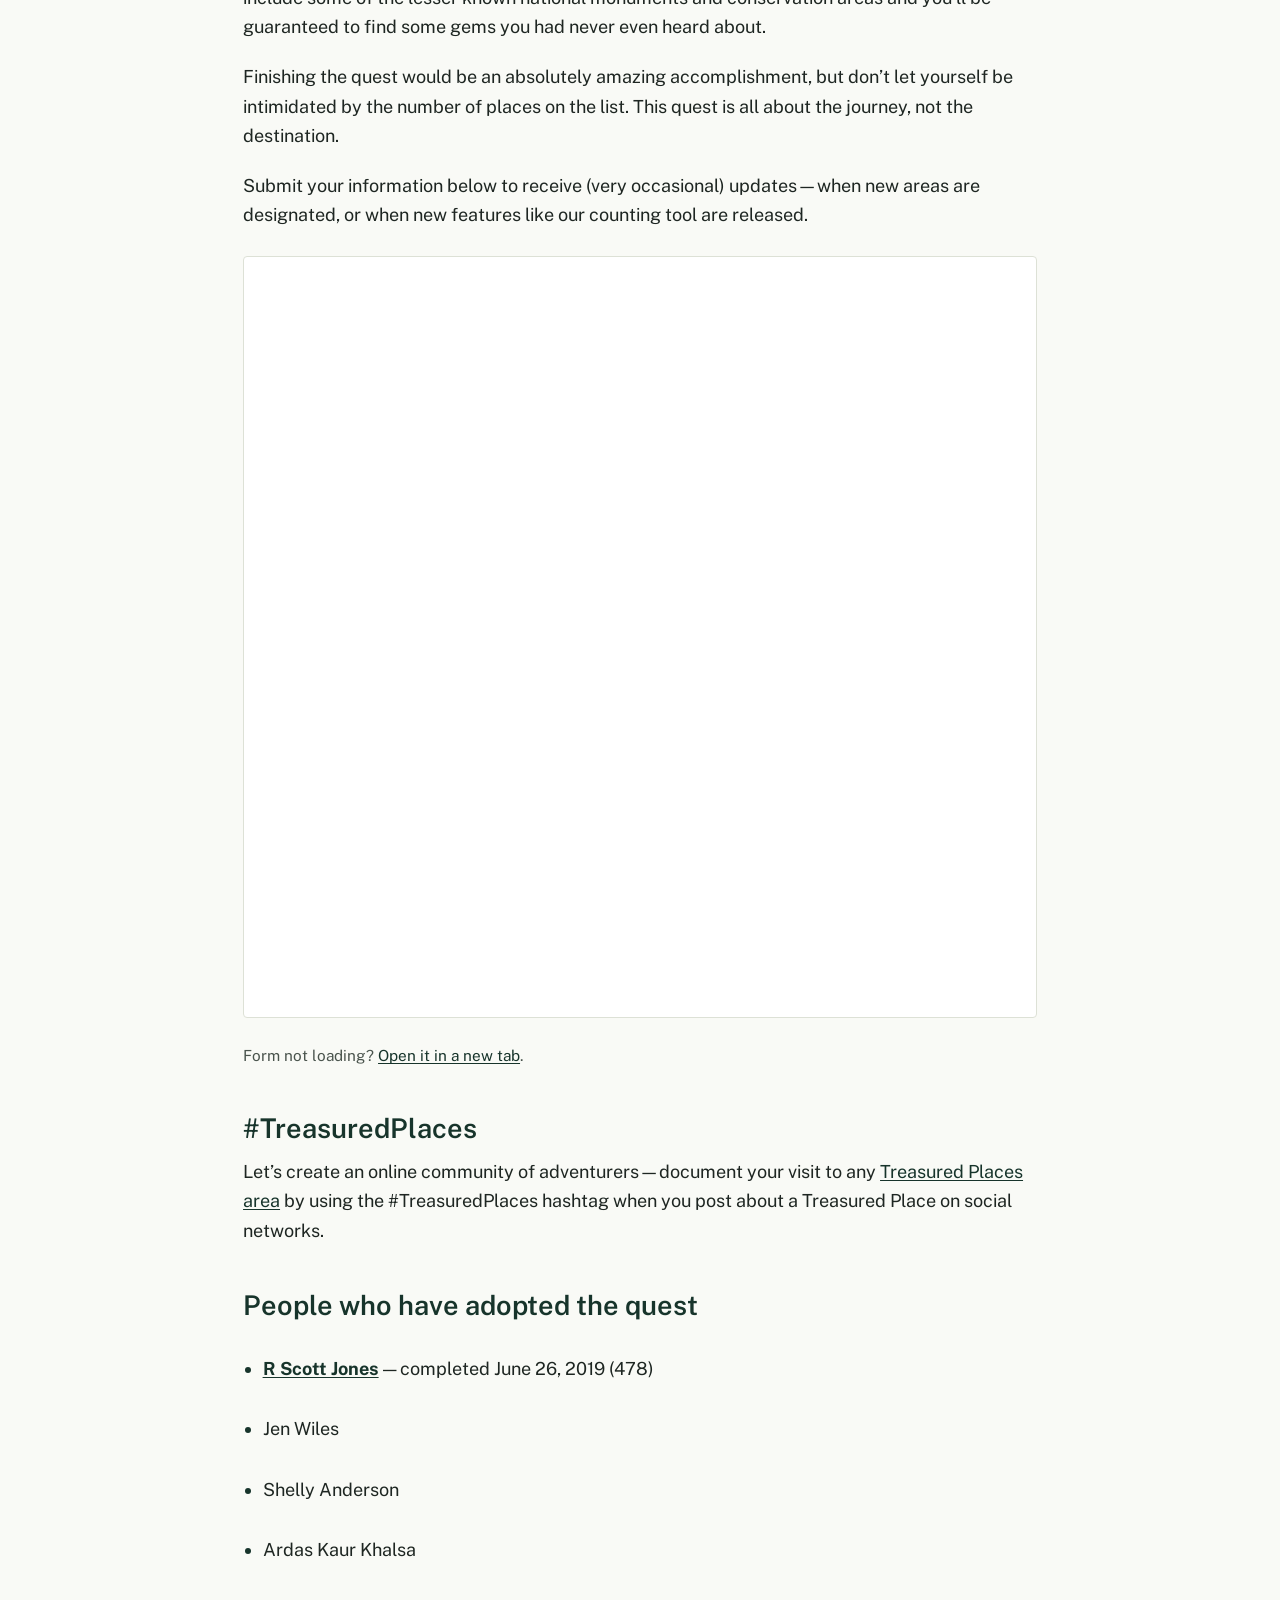
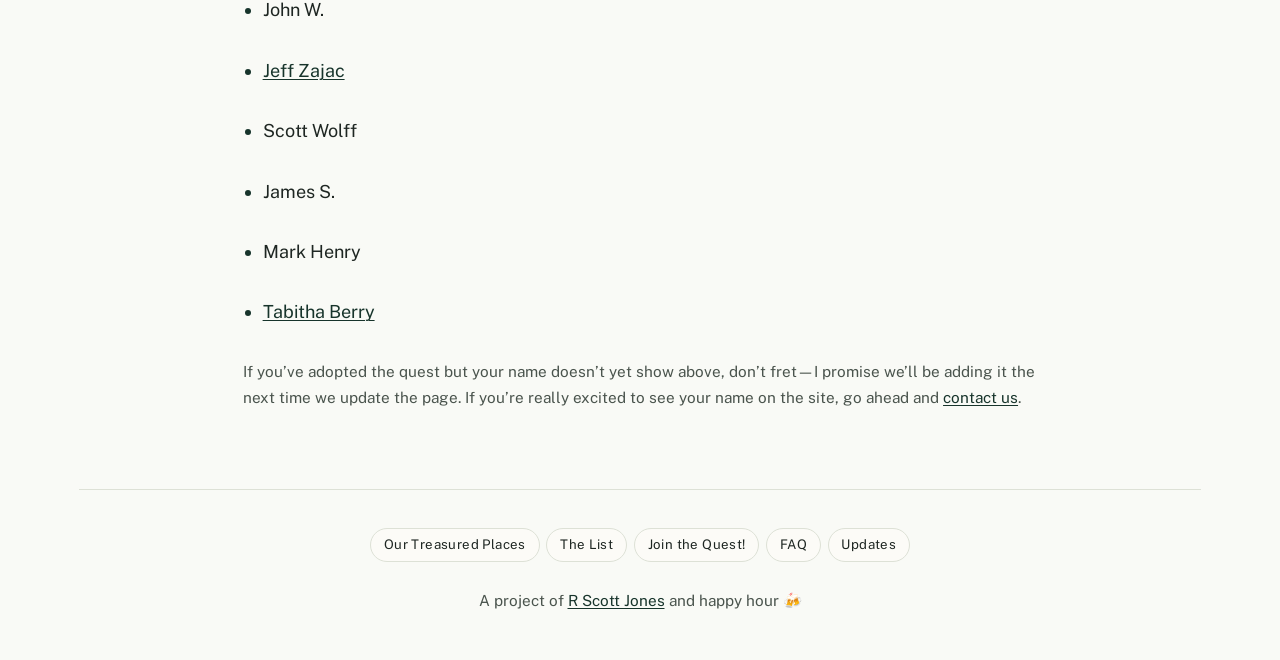
<file: join/index.html>
<!DOCTYPE html>

<html lang="en">
<head>
<meta charset="utf-8"/>
<meta content="width=device-width, initial-scale=1" name="viewport"/>
<title>Join the Quest! — Treasured Places</title>
<meta content="Adopt the Treasured Places quest: visit every national park unit, national monument, and national conservation area in the United States." name="description"/>
<link href="https://www.treasuredplaces.us/join/" rel="canonical"/>
<link href="https://fonts.googleapis.com" rel="preconnect"/>
<link crossorigin="" href="https://fonts.gstatic.com" rel="preconnect"/>
<link href="https://fonts.googleapis.com/css2?family=Public+Sans:ital,wght@0,400;0,600;0,700;0,800;1,400&amp;display=swap" rel="stylesheet"/>
<link href="/assets/site.css" rel="stylesheet"/>
<script defer src="https://tinylytics.app/embed/gyaA7aMjQQZesrWQ5vDx.js"></script>
<link rel="icon" href="/favicon.svg" type="image/svg+xml"/>
<link rel="icon" href="/favicon-32.png" sizes="32x32" type="image/png"/>
<link rel="apple-touch-icon" href="/apple-touch-icon.png"/>
<meta property="og:type" content="website"/>
<meta property="og:site_name" content="Treasured Places"/>
<meta property="og:title" content="Join the Quest! — Treasured Places"/>
<meta property="og:description" content="Adopt the Treasured Places quest: visit every national park unit, national monument, and national conservation area in the United States."/>
<meta property="og:url" content="https://www.treasuredplaces.us/join/"/>
<meta property="og:image" content="https://www.treasuredplaces.us/images/social-card.jpg"/>
<meta property="og:image:width" content="1200"/>
<meta property="og:image:height" content="630"/>
<meta property="og:image:alt" content="A wooden national park sign reading Thank You For Visiting Your National Park"/>
<meta name="twitter:card" content="summary_large_image"/>
<meta name="theme-color" content="#f9faf6" media="(prefers-color-scheme: light)"/>
<meta name="theme-color" content="#121614" media="(prefers-color-scheme: dark)"/>
</head>
<body>
<a class="skip" href="#content">Skip to content</a>
<div class="page">
<header class="masthead">
<div class="sign">
<div class="sign-inner">
<a href="/">
<p class="sign-title">Treasured Places</p>
<p class="sign-tagline">Visiting America’s Protected Public Lands</p>
</a>
</div>
</div>
</header>
<nav aria-label="Main" class="nav-bar">
<div class="nav-wrap">
<ul class="nav-list" id="site-nav">
<li><a href="/">Our Treasured Places</a></li>
<li><a href="/list/">The List</a></li>
<li><a aria-current="page" href="/join/">Join the Quest!</a></li>
<li><a href="/faq/">FAQ</a></li>
<li><a href="/updates/">Updates</a></li>
</ul>
</div>
</nav>
<main id="content">
<div class="wrap">
<figure class="hero-figure">
<img alt="Sand to Snow National Monument entrance sign, managed by the BLM and US Forest Service" height="1200" src="/images/quest-hero.webp" width="1600"/>
</figure>
<h1>Join the Quest!</h1>
<p class="lede">Use <strong>#GoQuesting1004</strong> when posting about the Treasured Places quest on social media to connect with your fellow questers.</p>
<p>Many people set a goal of visiting all 63 National Parks. They see some incredible places, but also miss out on so much of what the National Park System entails. Others go further and venture to all 433 National Park units. Those that do get to experience much more, but they still miss out on some of the nation’s best public lands, just because those acres weren’t transferred to the NPS.</p>
<div class="info-box info-box--green"><p>The Treasured Places quest helps you see all of the important, specially-protected public land areas in the United States.</p></div>
<h2>“I could never complete that”</h2>
<p>It really doesn’t matter if you finish or not.</p>
<p>Just <em>committing</em> to this journey will ensure that you visit amazing places you otherwise wouldn’t have.</p>
<p>The main point here is to expand the types of special public lands that you visit. Our National Parks are amazing—but they’re not the only places worthy of visiting. Expand your travel list to include some of the lesser known national monuments and conservation areas and you’ll be guaranteed to find some gems you had never even heard about.</p>
<p>Finishing the quest would be an absolutely amazing accomplishment, but don’t let yourself be intimidated by the number of places on the list. This quest is all about the journey, not the destination.</p>
<p>Submit your information below to receive (very occasional) updates—when new areas are designated, or when new features like our counting tool are released.</p>
<div class="form-embed">
<iframe height="760" loading="lazy" src="https://docs.google.com/forms/d/e/1FAIpQLSdQk6xfMYhHp_YiS9mupcntgL5WxvY7WwFaA5BdemPFG5kRtA/viewform?embedded=true" title="Sign up for Treasured Places updates">Loading…</iframe>
</div>
<p class="note">Form not loading? <a href="https://forms.gle/yKBwARKQ8rzbE6zu9">Open it in a new tab</a>.</p>
<h2>#TreasuredPlaces</h2>
<p>Let’s create an online community of adventurers—document your visit to any <a href="/list/">Treasured Places area</a> by using the #TreasuredPlaces hashtag when you post about a Treasured Place on social networks.</p>
<h2>People who have adopted the quest</h2>
<ul class="roster">
<li><span class="finisher"><a href="https://rscottjones.com">R Scott Jones</a></span> — completed June 26, 2019 (478)</li>
<li>Jen Wiles</li>
<li>Shelly Anderson</li>
<li>Ardas Kaur Khalsa</li>
<li>John W.</li>
<li><a href="https://www.instagram.com/adventurekid56/">Jeff Zajac</a></li>
<li>Scott Wolff</li>
<li>James S.</li>
<li>Mark Henry</li>
<li><a href="http://www.extremerving.com/">Tabitha Berry</a></li>
</ul>
<p class="note">If you’ve adopted the quest but your name doesn’t yet show above, don’t fret—I promise we’ll be adding it the next time we update the page. If you’re really excited to see your name on the site, go ahead and <a href="/faq/#contact">contact us</a>.</p>
</div>
</main>
<footer class="site-footer">
<div class="footer-wrap">
<ul class="footer-nav">
<li><a href="/">Our Treasured Places</a></li>
<li><a href="/list/">The List</a></li>
<li><a href="/join/">Join the Quest!</a></li>
<li><a href="/faq/">FAQ</a></li>
<li><a href="/updates/">Updates</a></li>
</ul>
<p class="colophon">A project of <a href="https://rscottjones.com">R Scott Jones</a> and happy hour 🍻</p>
</div>
</footer>
</div>
</body>
</html>
</file>
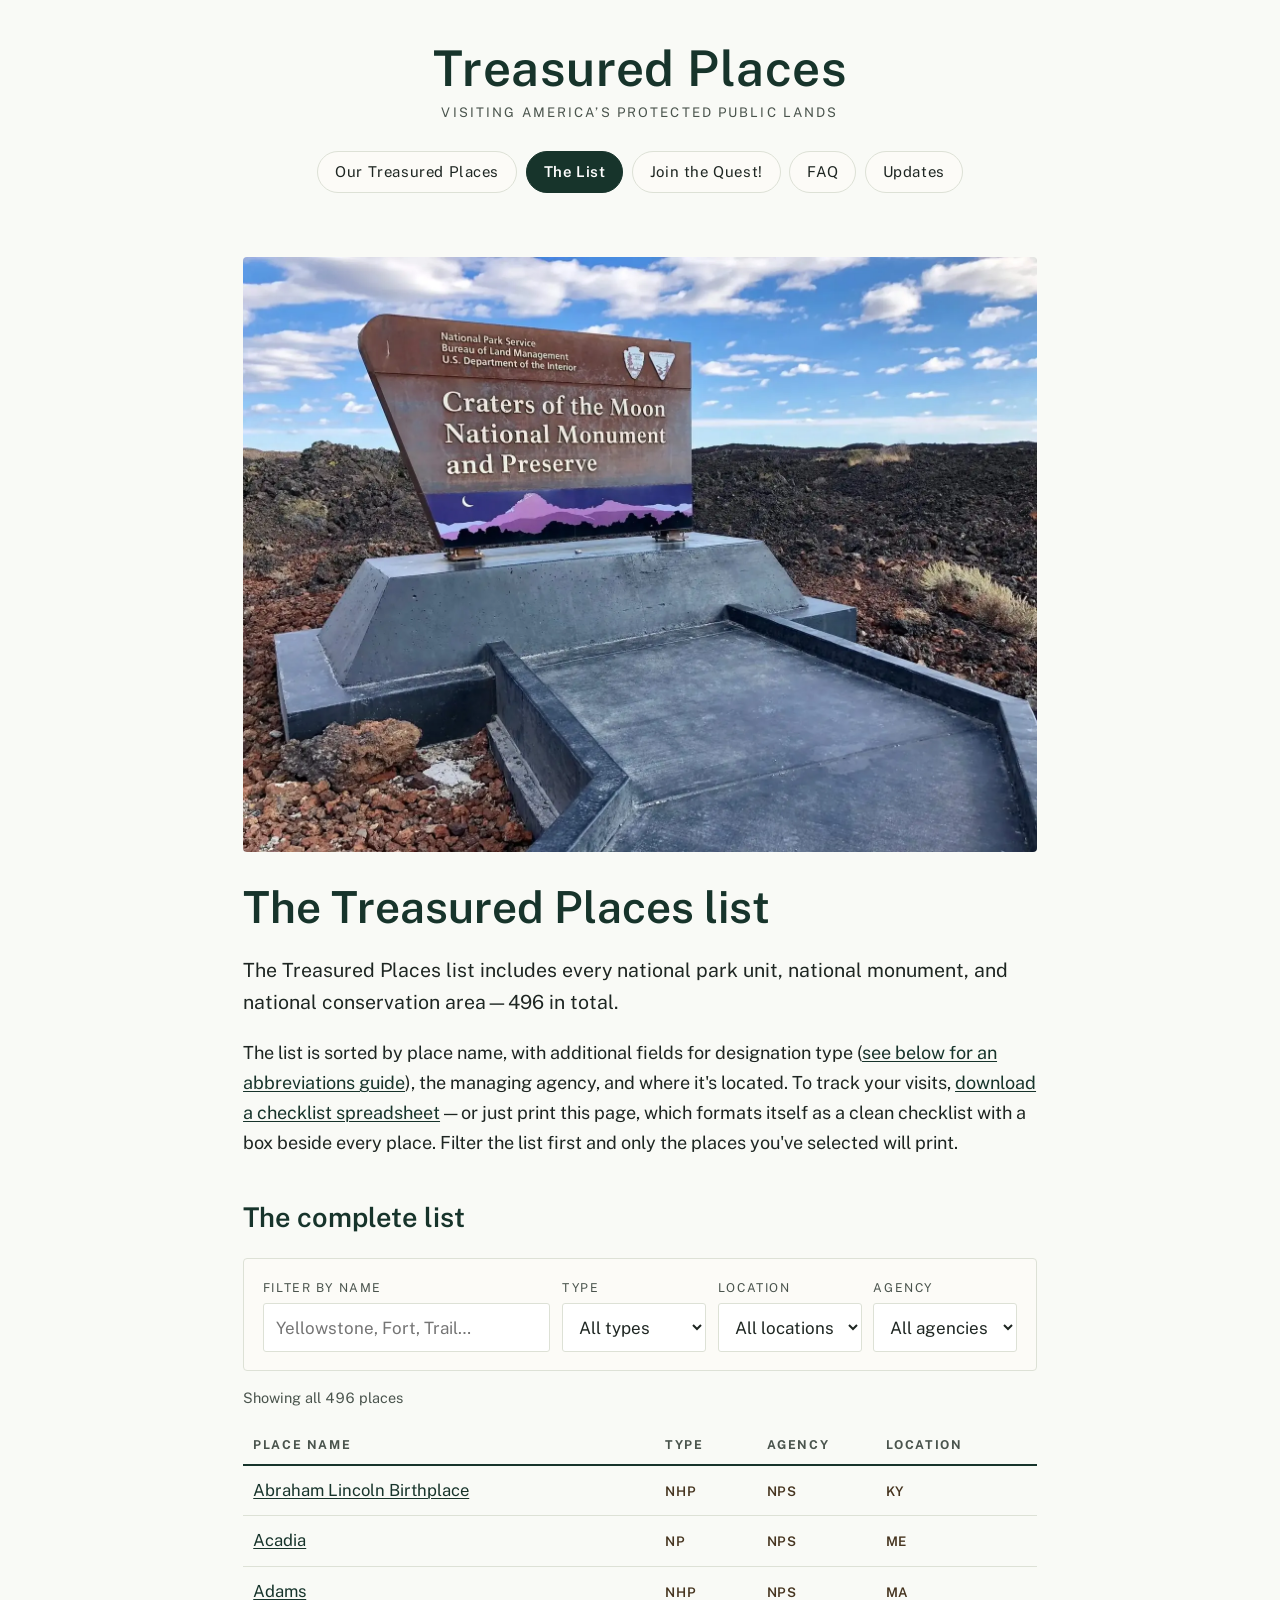
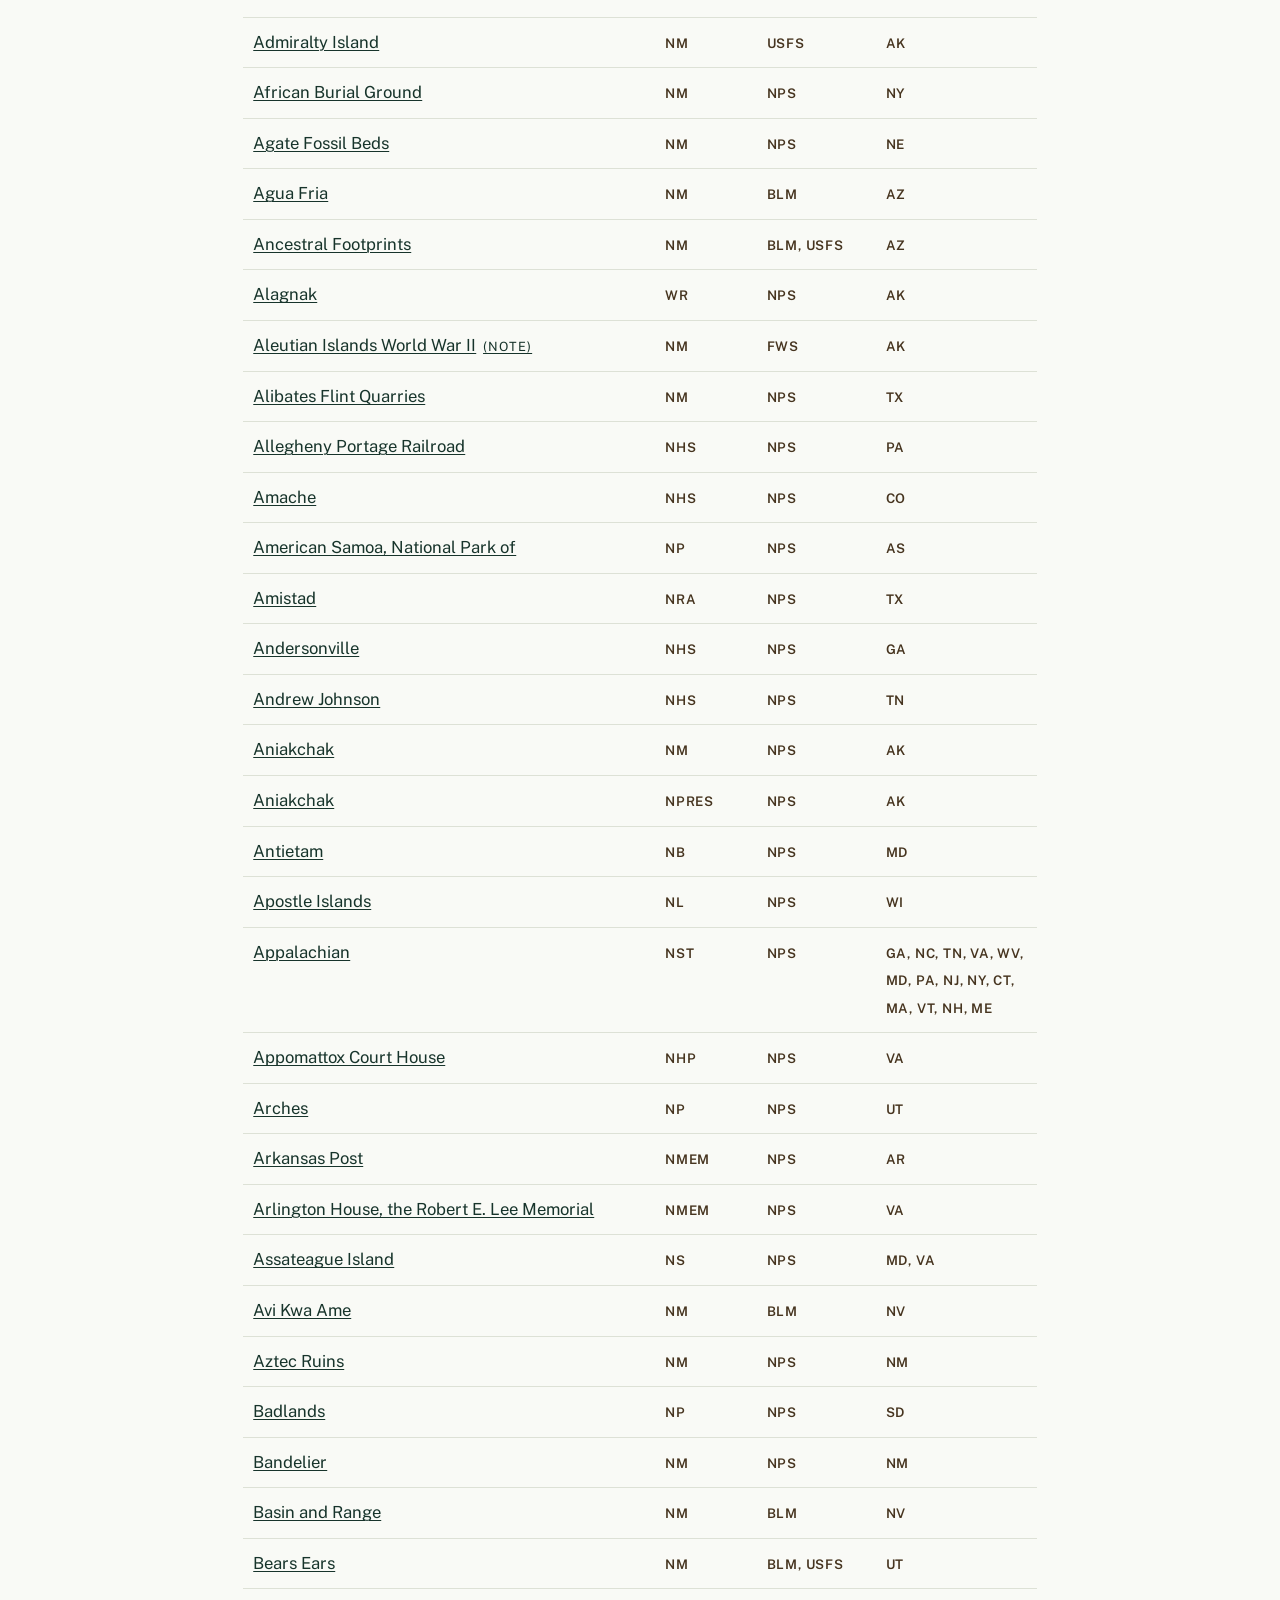
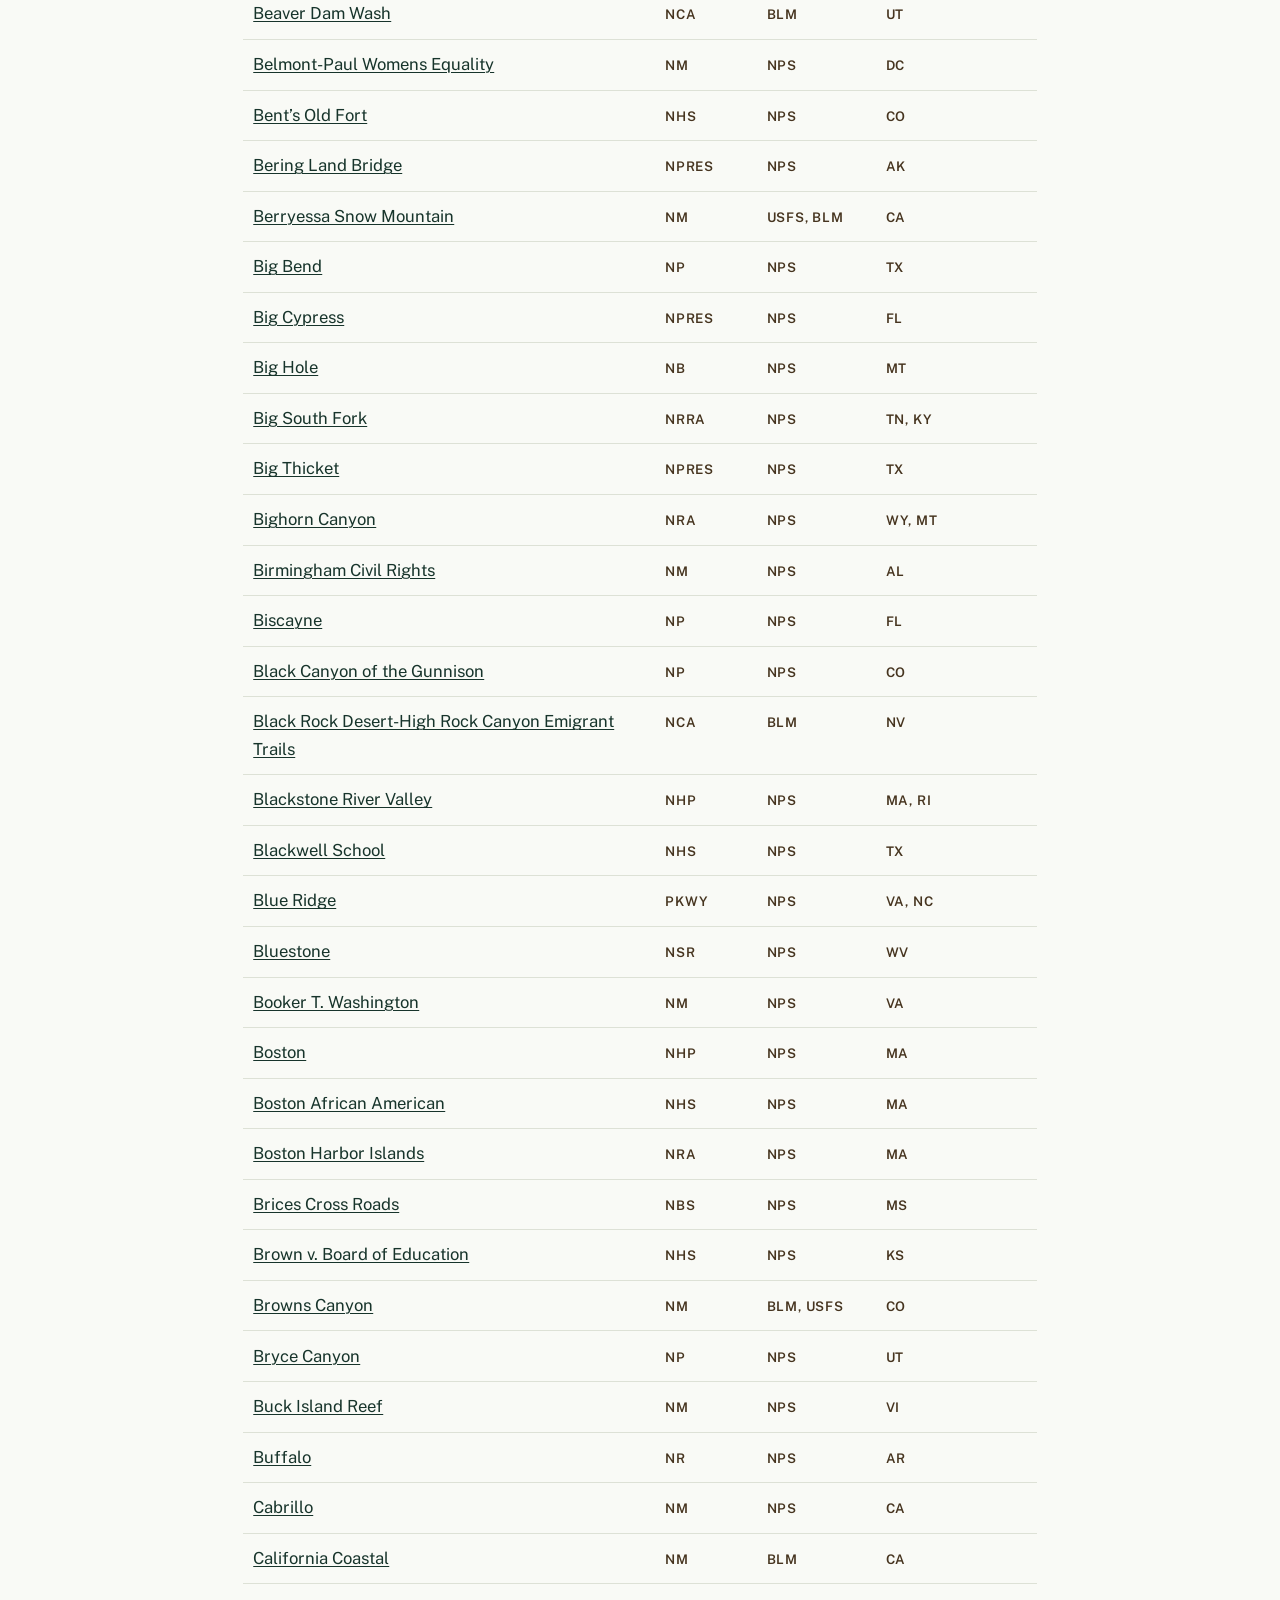
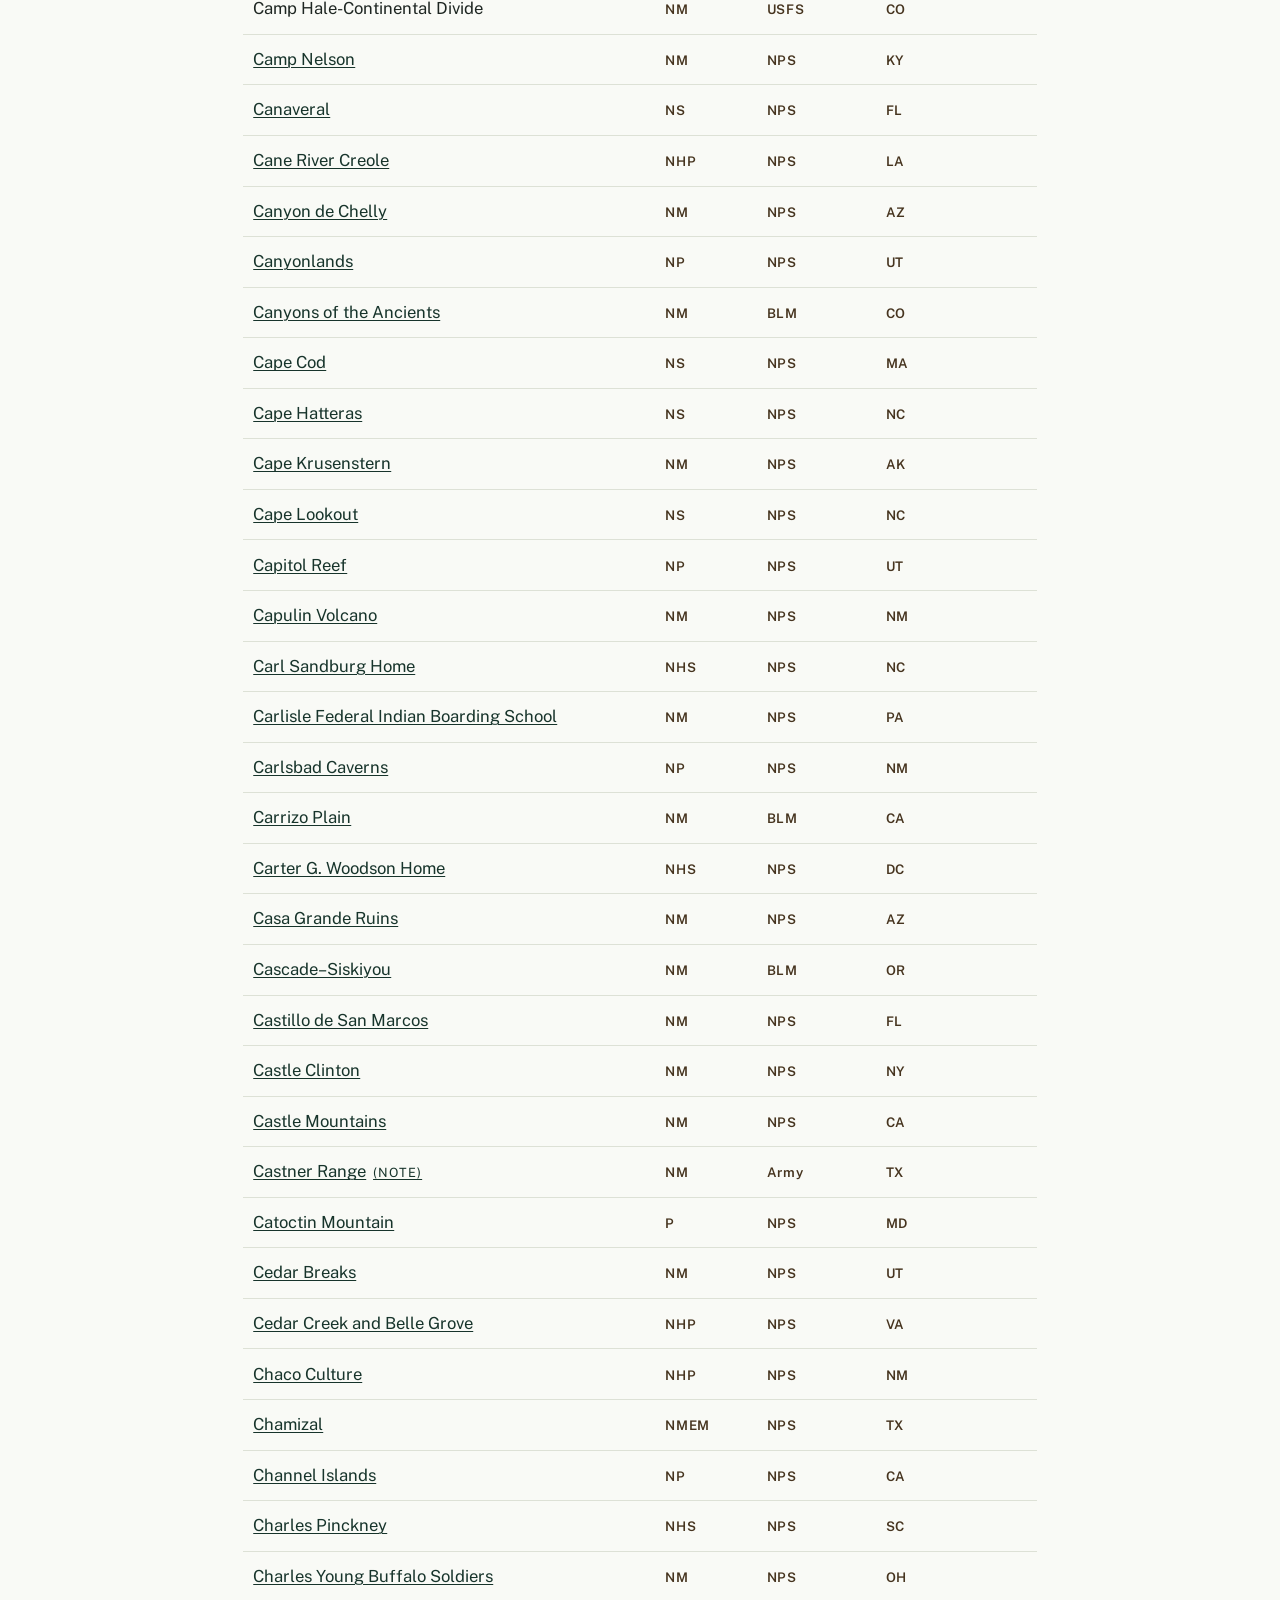
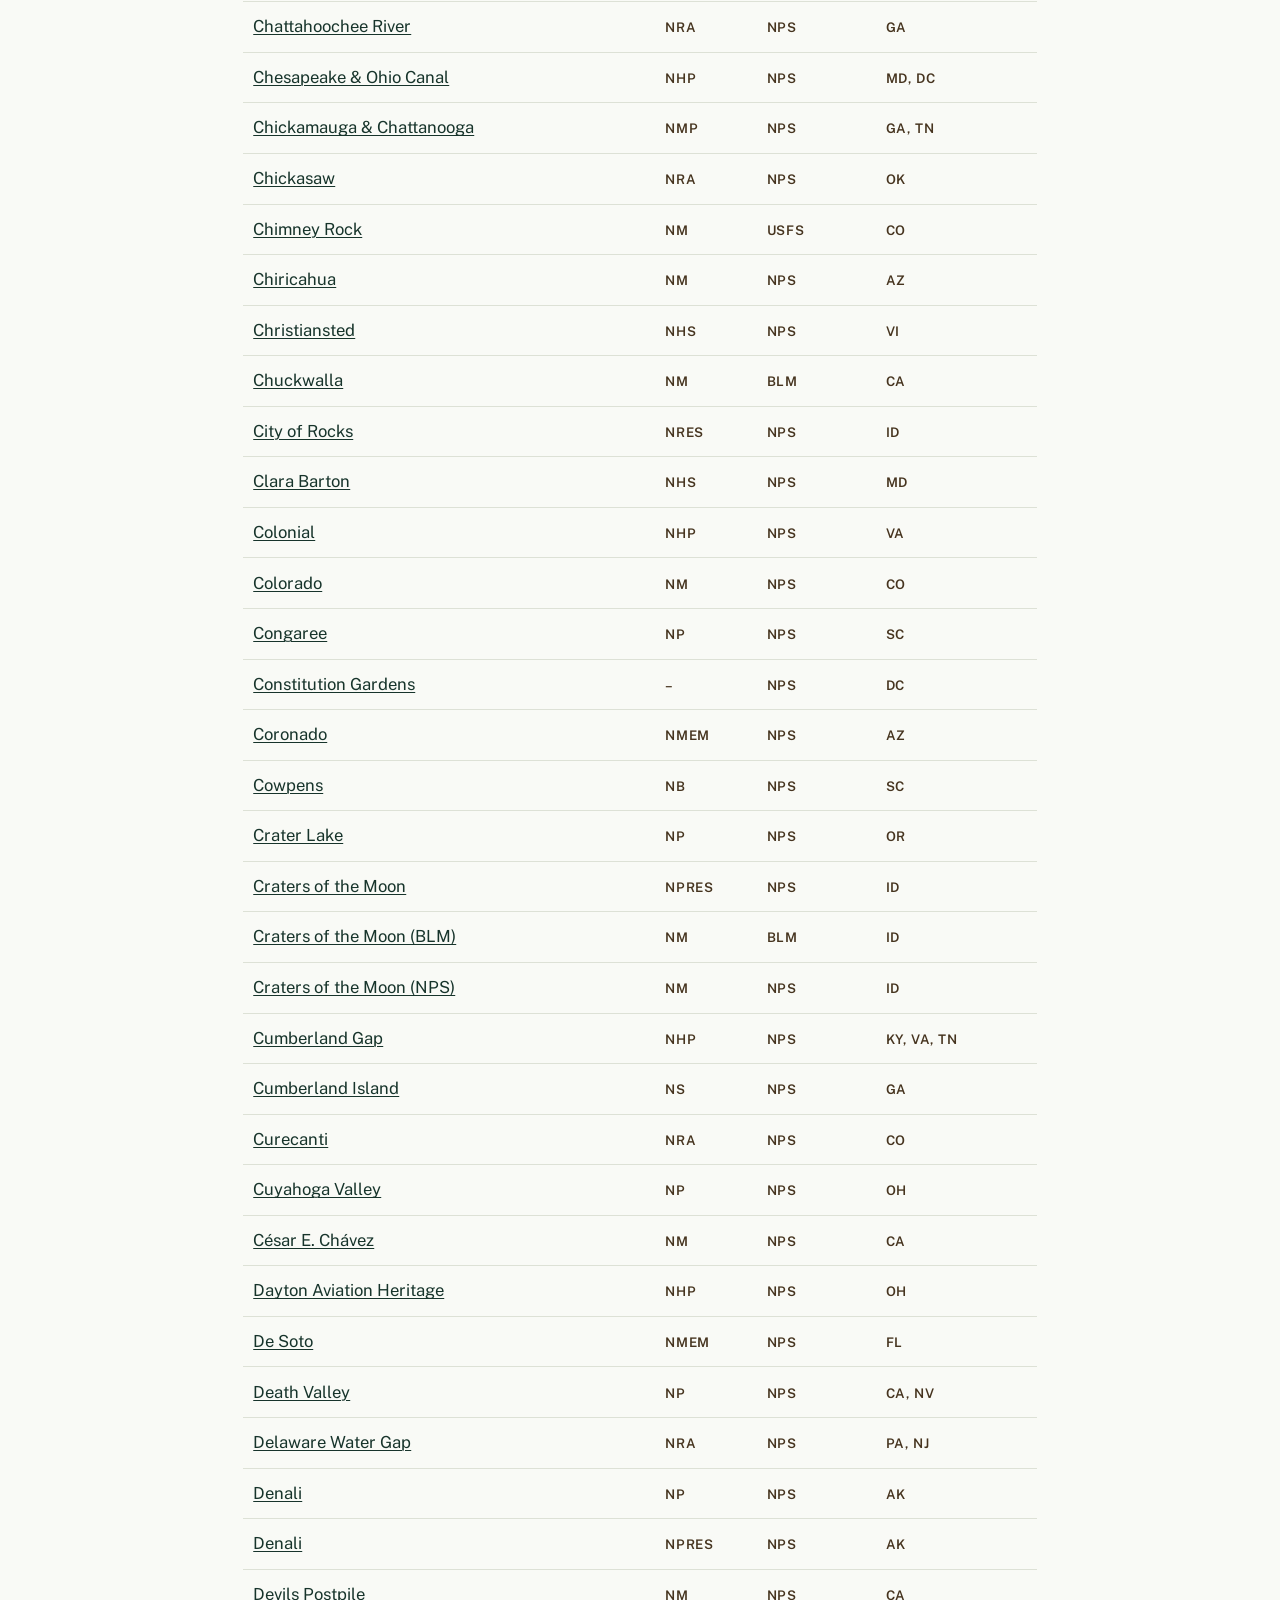
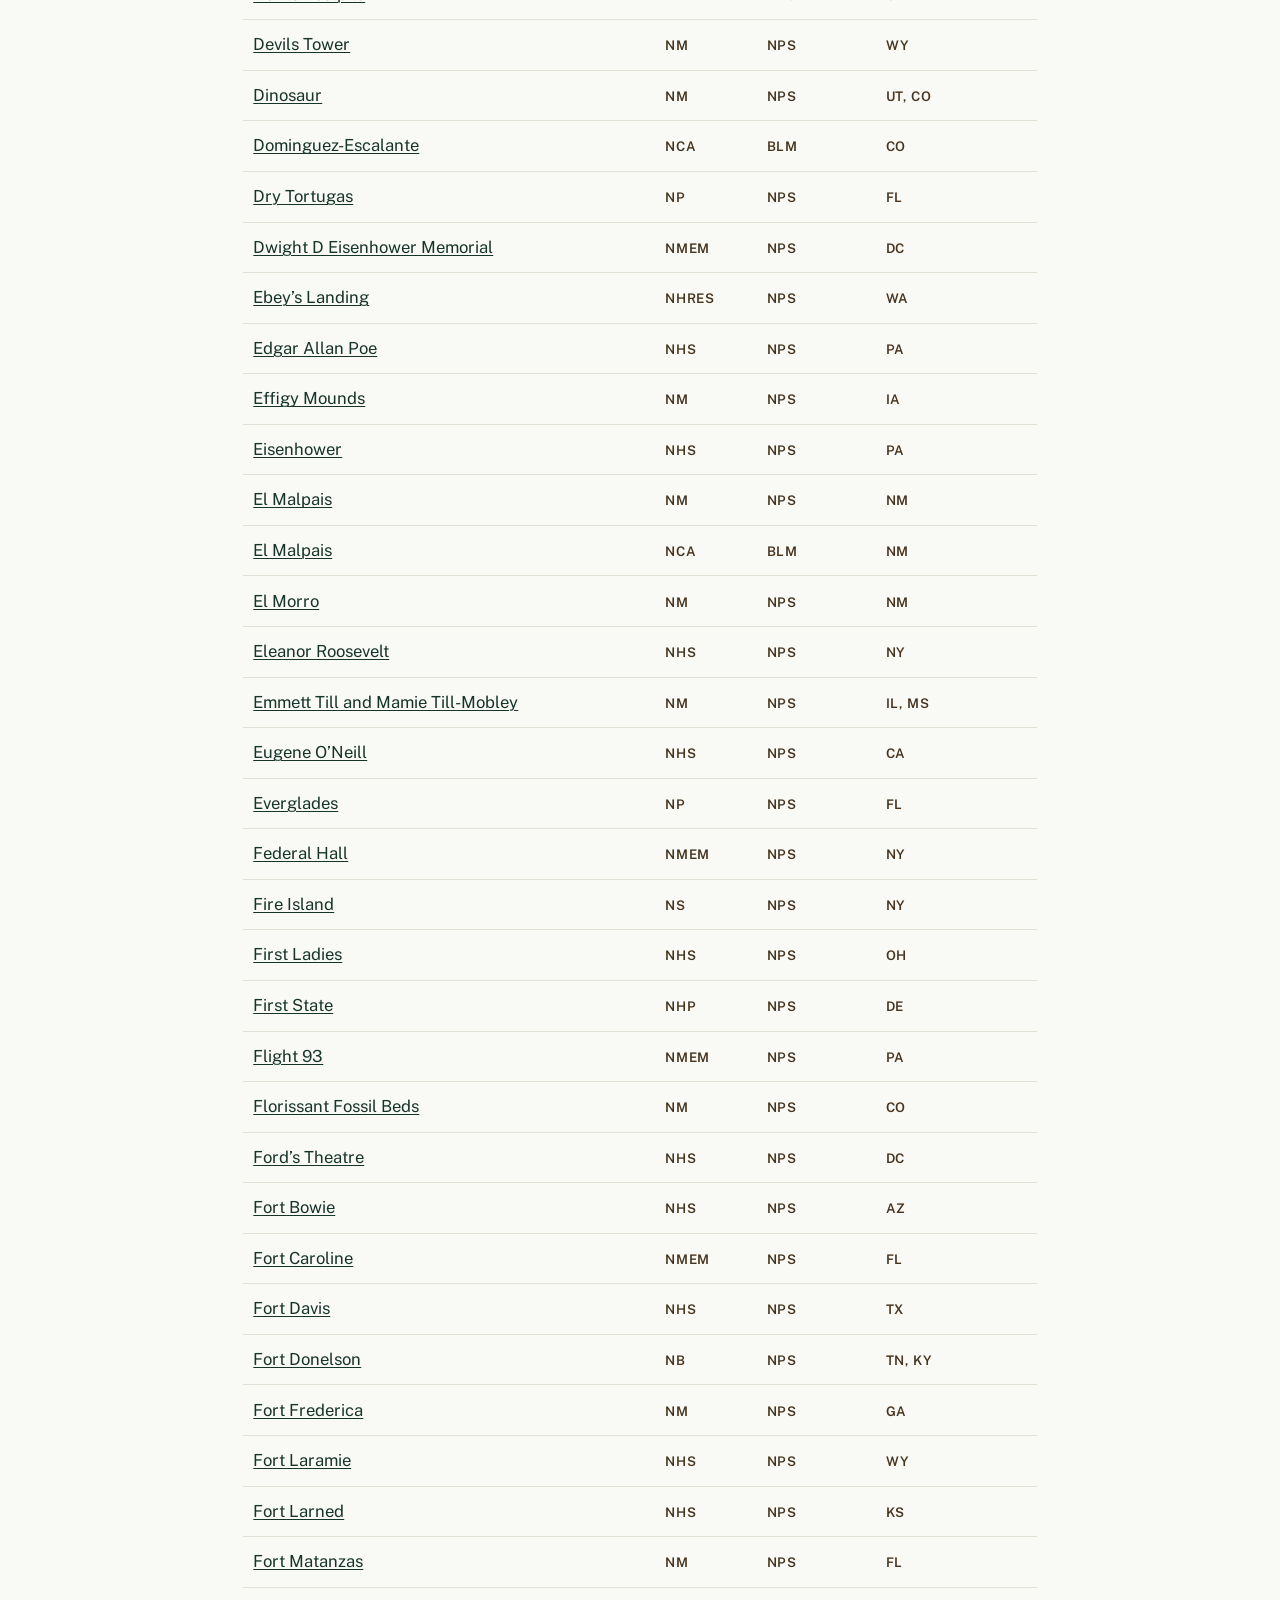
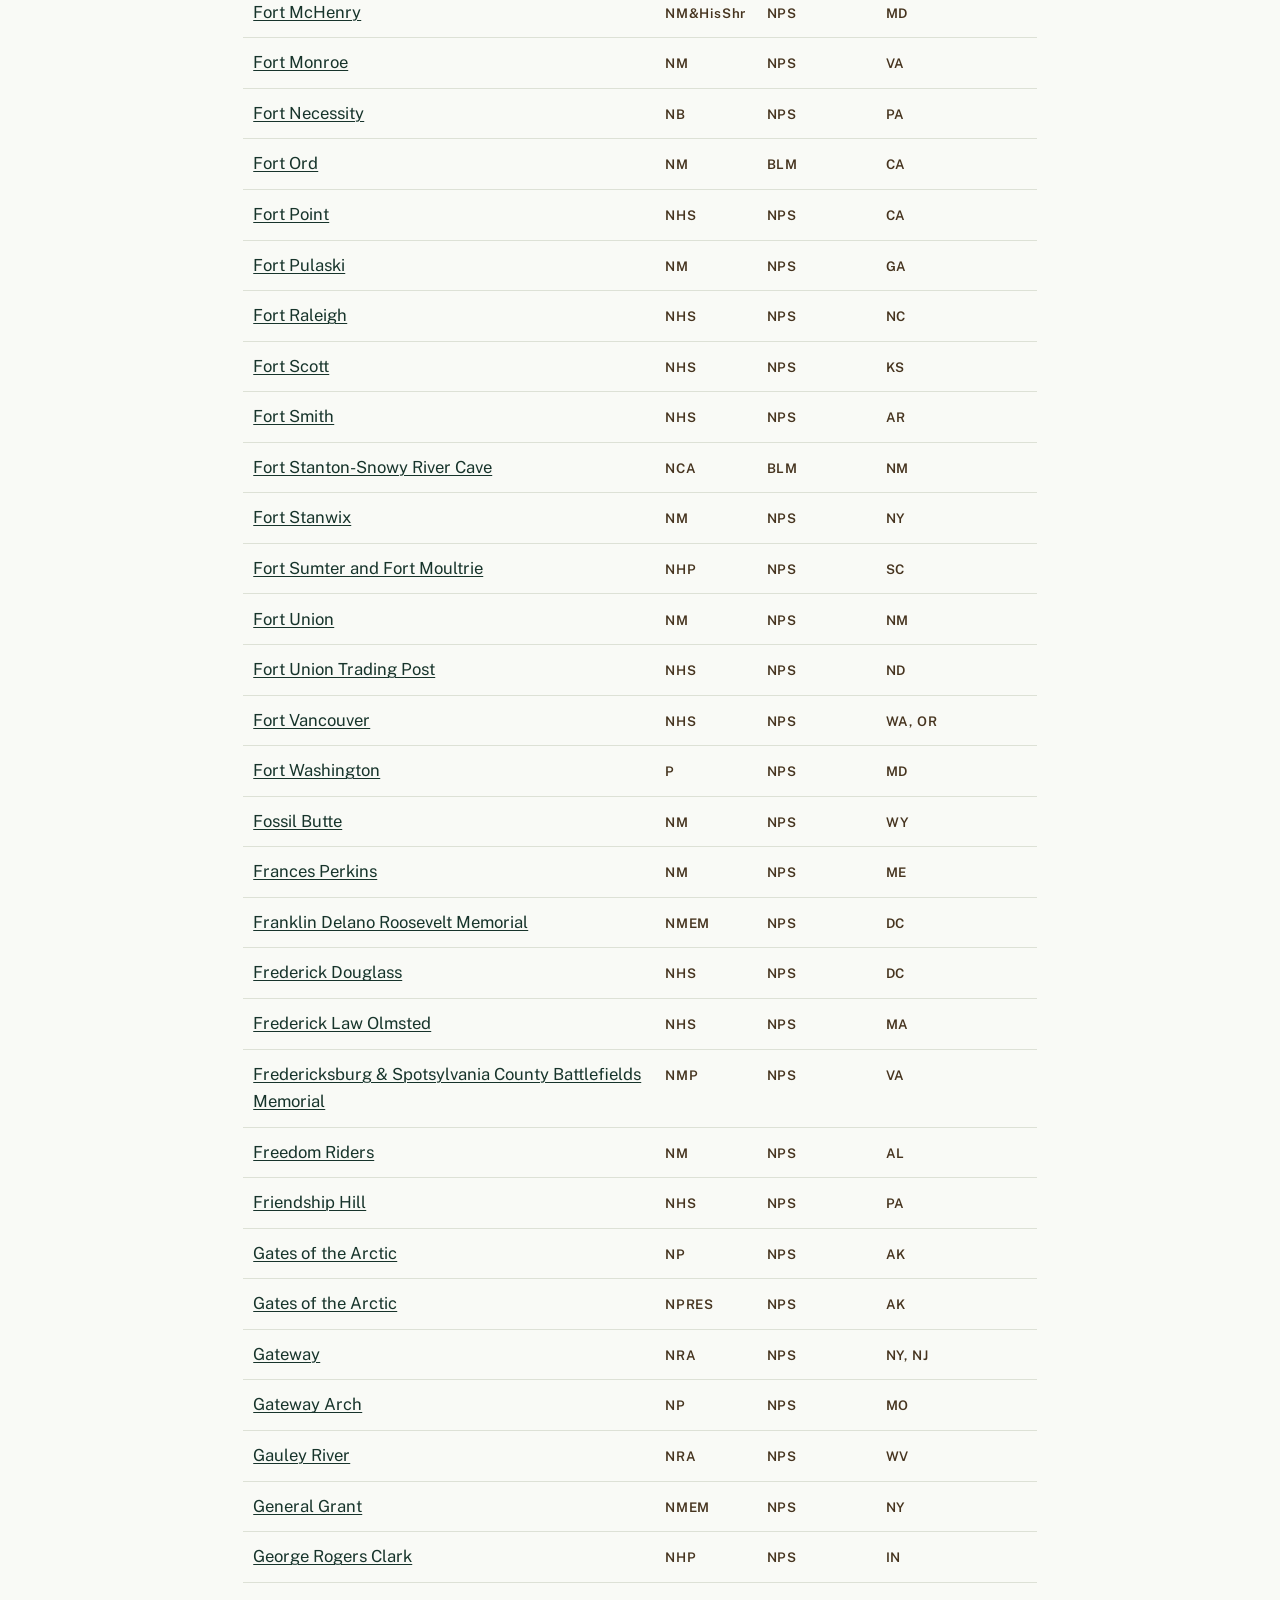
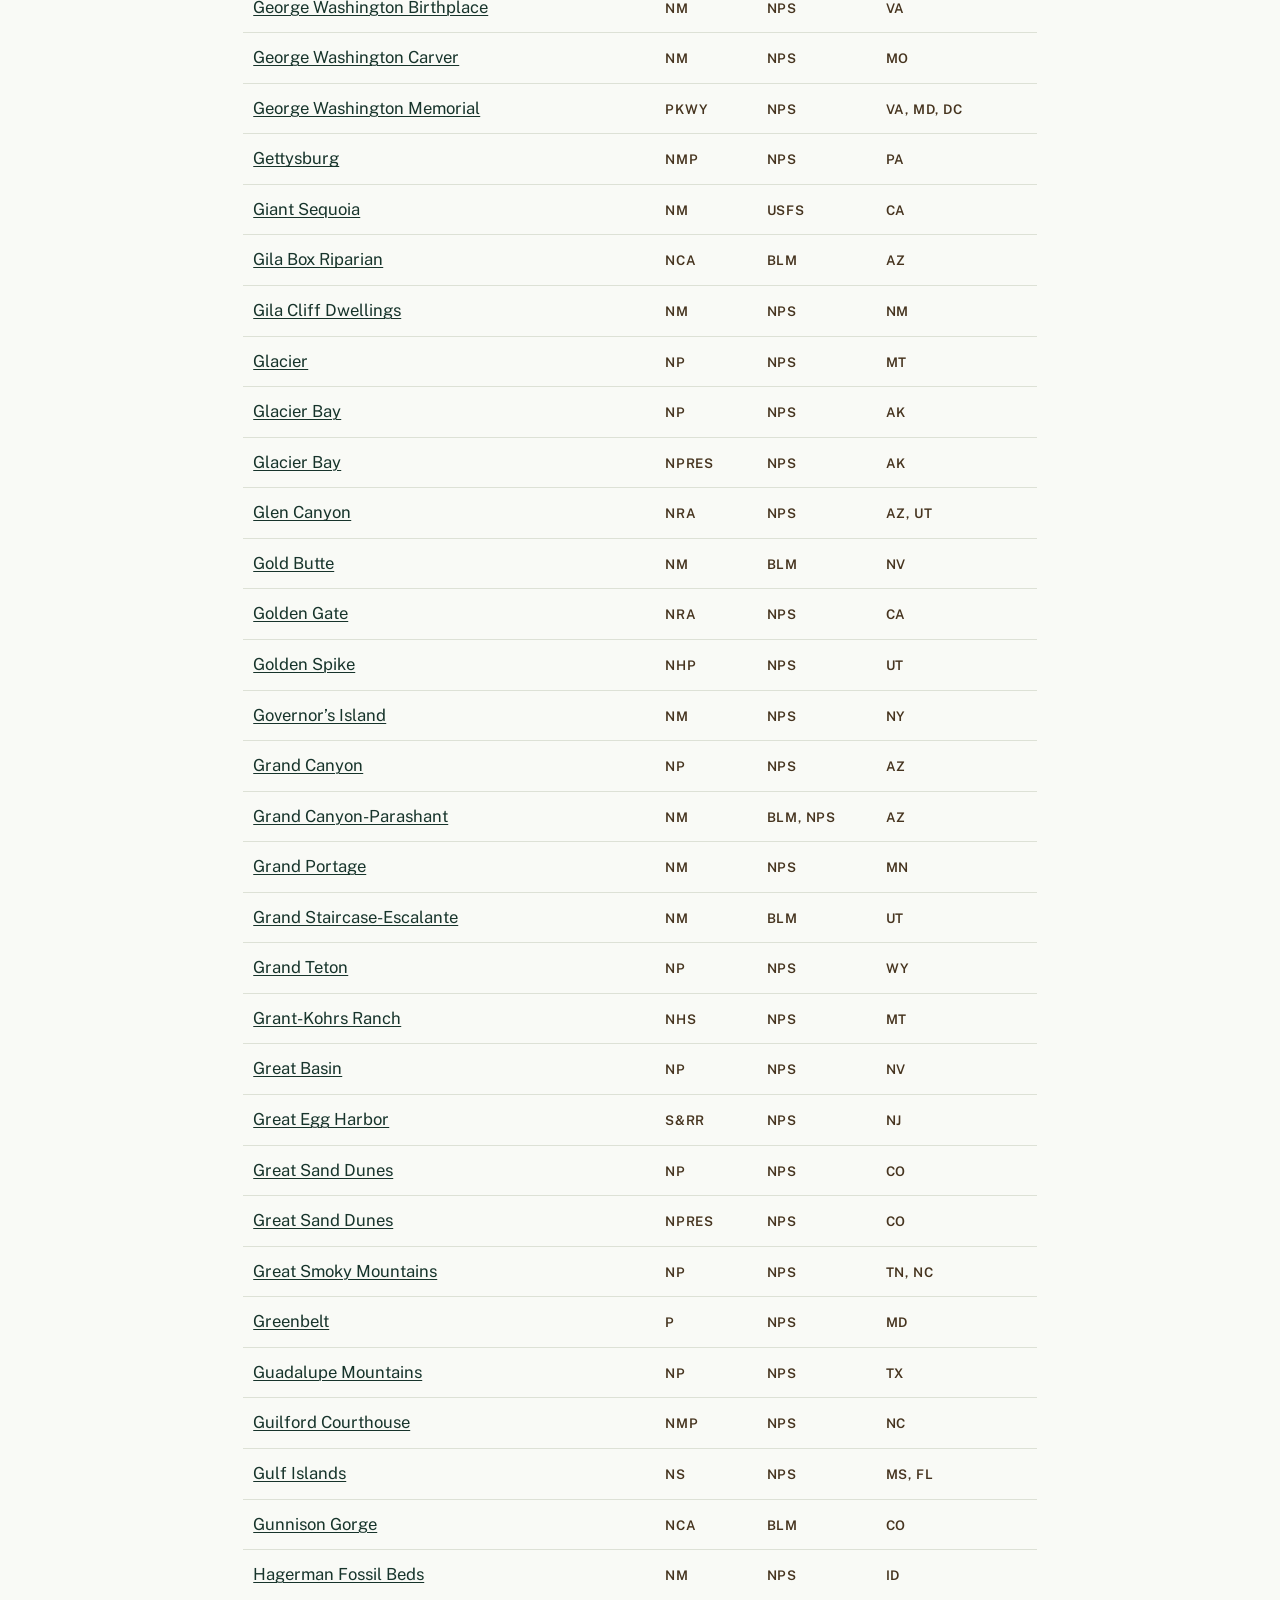
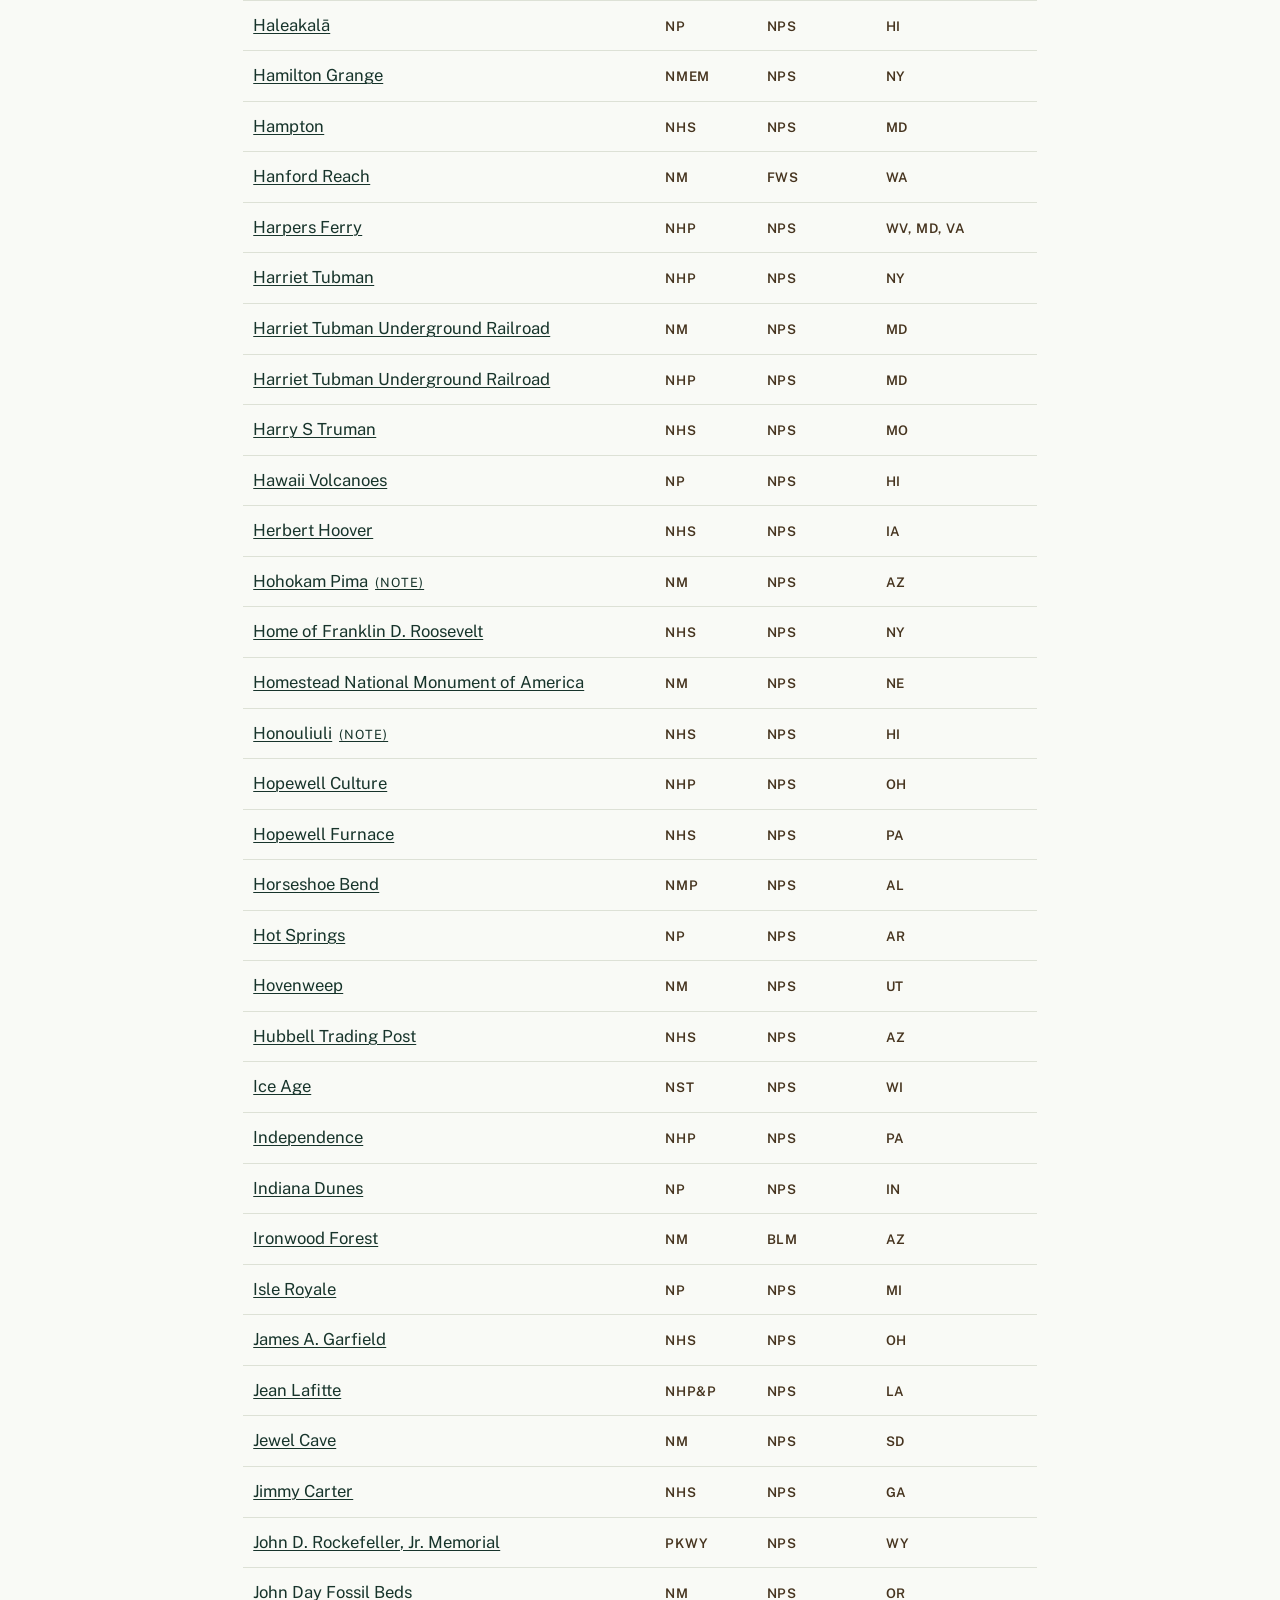
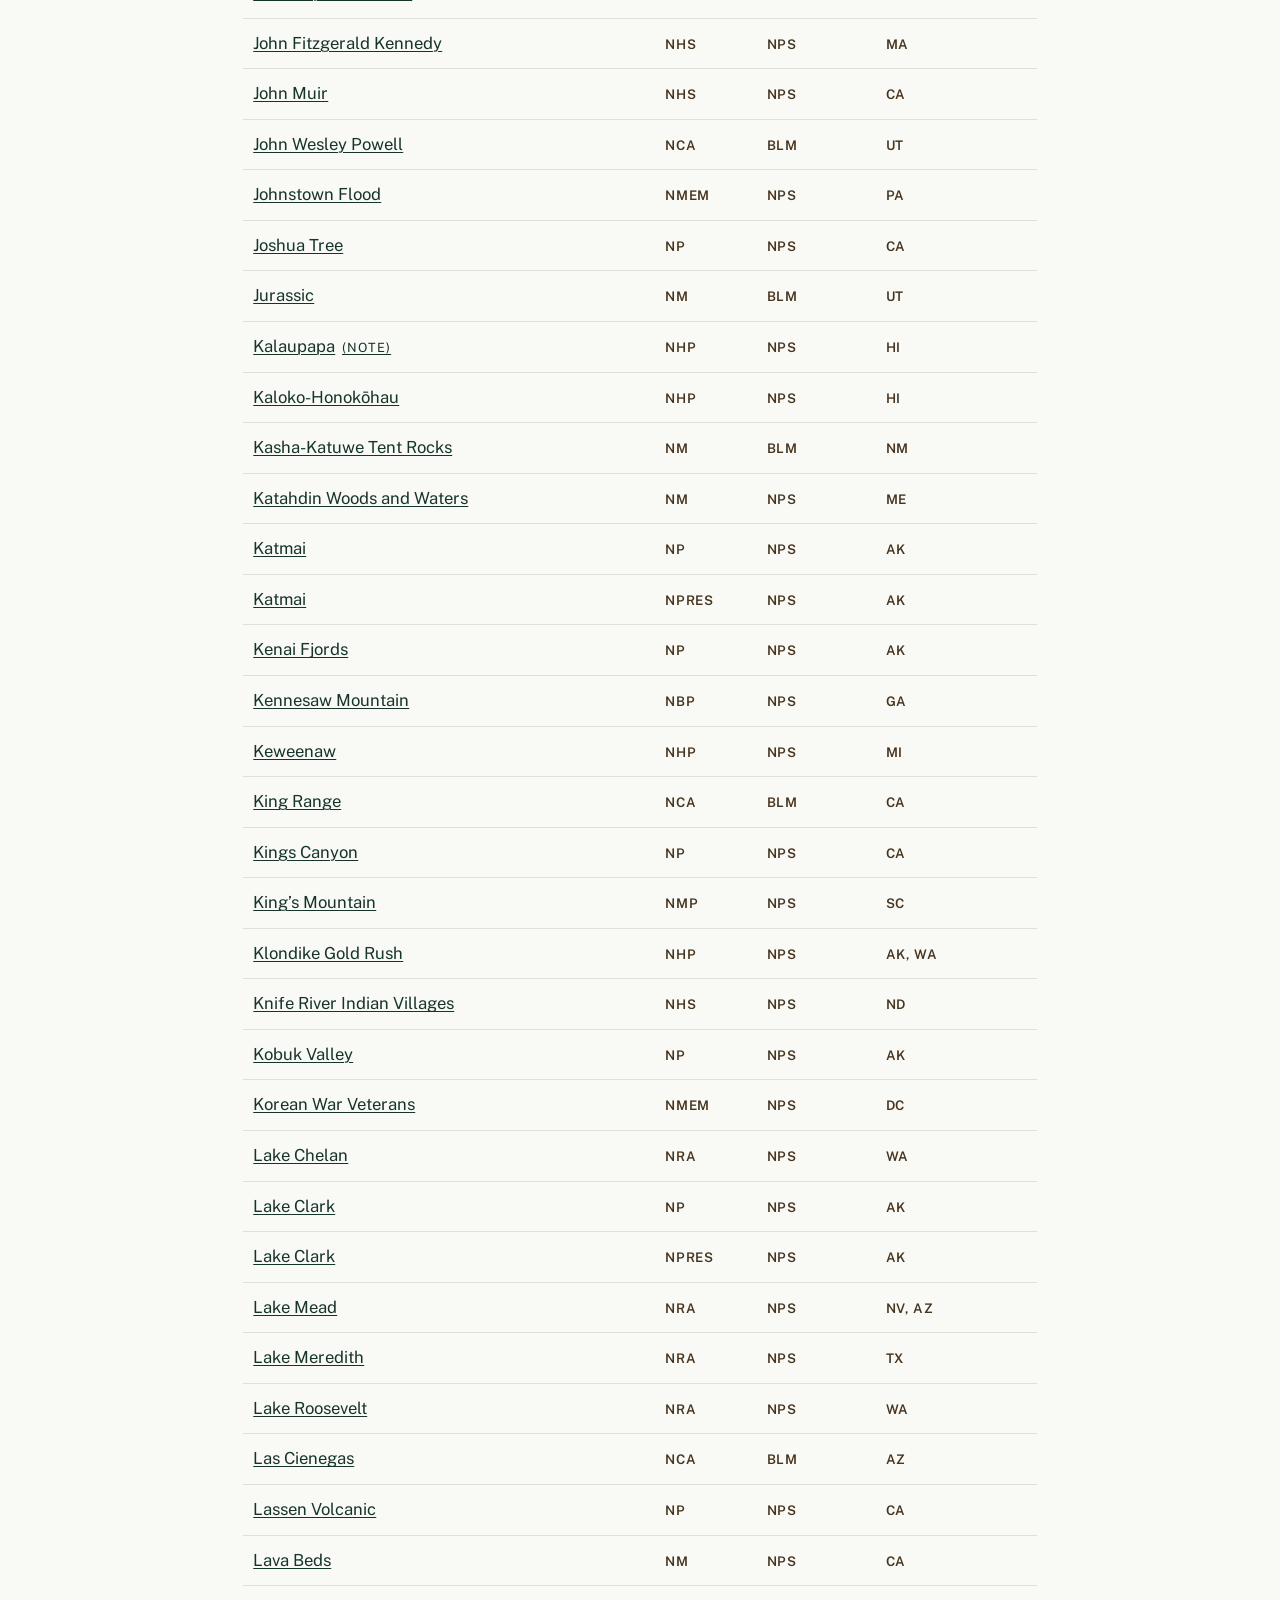
<file: list/index.html>
<!DOCTYPE html>

<html lang="en">
<head>
<meta charset="utf-8"/>
<meta content="width=device-width, initial-scale=1" name="viewport"/>
<title>The Treasured Places list — Treasured Places</title>
<meta content="Every national park unit, national monument, and national conservation area in the United States—496 places, searchable by name, designation type, and state." name="description"/>
<link href="https://www.treasuredplaces.us/list/" rel="canonical"/>
<link href="https://fonts.googleapis.com" rel="preconnect"/>
<link crossorigin="" href="https://fonts.gstatic.com" rel="preconnect"/>
<link href="https://fonts.googleapis.com/css2?family=Public+Sans:ital,wght@0,400;0,600;0,700;0,800;1,400&amp;display=swap" rel="stylesheet"/>
<link href="/assets/site.css" rel="stylesheet"/>
<script defer src="https://tinylytics.app/embed/gyaA7aMjQQZesrWQ5vDx.js"></script>
<link rel="icon" href="/favicon.svg" type="image/svg+xml"/>
<link rel="icon" href="/favicon-32.png" sizes="32x32" type="image/png"/>
<link rel="apple-touch-icon" href="/apple-touch-icon.png"/>
<meta property="og:type" content="website"/>
<meta property="og:site_name" content="Treasured Places"/>
<meta property="og:title" content="The Treasured Places list"/>
<meta property="og:description" content="Every national park unit, national monument, and national conservation area in the United States—496 places, searchable by name, designation type, and state."/>
<meta property="og:url" content="https://www.treasuredplaces.us/list/"/>
<meta property="og:image" content="https://www.treasuredplaces.us/images/social-card.jpg"/>
<meta property="og:image:width" content="1200"/>
<meta property="og:image:height" content="630"/>
<meta property="og:image:alt" content="A wooden national park sign reading Thank You For Visiting Your National Park"/>
<meta name="twitter:card" content="summary_large_image"/>
<meta name="theme-color" content="#f9faf6" media="(prefers-color-scheme: light)"/>
<meta name="theme-color" content="#121614" media="(prefers-color-scheme: dark)"/>
</head>
<body>
<a class="skip" href="#content">Skip to content</a>
<div class="page">
<header class="masthead">
<div class="sign">
<div class="sign-inner">
<a href="/">
<p class="sign-title">Treasured Places</p>
<p class="sign-tagline">Visiting America’s Protected Public Lands</p>
</a>
</div>
</div>
</header>
<nav aria-label="Main" class="nav-bar">
<div class="nav-wrap">
<ul class="nav-list" id="site-nav">
<li><a href="/">Our Treasured Places</a></li>
<li><a aria-current="page" href="/list/">The List</a></li>
<li><a href="/join/">Join the Quest!</a></li>
<li><a href="/faq/">FAQ</a></li>
<li><a href="/updates/">Updates</a></li>
</ul>
</div>
</nav>
<main id="content">
<div class="wrap">
<figure class="hero-figure">
<img alt="Craters of the Moon National Monument entrance sign" height="1200" src="/images/list-hero.webp" width="1600"/>
</figure>
<h1>The Treasured Places list</h1>
<p class="lede">The Treasured Places list includes every national park unit, national monument, and national conservation area—496 in total.</p>
<p>The list is sorted by place name, with additional fields for designation type (<a href="#types">see below for an abbreviations guide</a>), the managing agency, and where it's located. To track your visits, <a download="" href="/data/treasured-places-checklist.csv">download a checklist spreadsheet</a> — or just print this page, which formats itself as a clean checklist with a box beside every place. Filter the list first and only the places you've selected will print.</p>
<h2>The complete list</h2>
<div class="filters">
<div>
<label for="f-name">Filter by name</label>
<input autocomplete="off" id="f-name" placeholder="Yellowstone, Fort, Trail…" type="search"/>
</div>
<div>
<label for="f-type">Type</label>
<select id="f-type"><option value="">All types</option></select>
</div>
<div>
<label for="f-state">Location</label>
<select id="f-state"><option value="">All locations</option></select>
</div>
<div>
<label for="f-manager">Agency</label>
<select id="f-manager"><option value="">All agencies</option></select>
</div>
</div>
<p class="result-count" id="f-count" role="status">Showing all places</p>
<!-- The 496 rows below are plain HTML — edit them directly, no build step. Each row's data- attributes are what the filters read, so they must match the visible text in the same row. Note the names differ from the column headings: data-states is the "Location" column, data-managers is the "Agency" column. Both can hold multiple comma-separated values, e.g. data-managers="NPS, BLM" — keep the matching <span> text the same. -->
<table class="list-table" id="places">
<thead>
<tr><th>Place name</th><th>Type</th><th>Agency</th><th>Location</th></tr>
</thead>
<tbody>
<tr data-managers="NPS" data-name="Abraham Lincoln Birthplace" data-states="KY" data-type="NHP"><td data-col="name"><a href="https://www.nps.gov/abli/">Abraham Lincoln Birthplace</a></td><td data-col="type"><span class="type-code">NHP</span></td><td data-col="managers"><span class="managers">NPS</span></td><td data-col="states"><span class="states">KY</span></td></tr>
<tr data-managers="NPS" data-name="Acadia" data-states="ME" data-type="NP"><td data-col="name"><a href="https://www.nps.gov/acad">Acadia</a></td><td data-col="type"><span class="type-code">NP</span></td><td data-col="managers"><span class="managers">NPS</span></td><td data-col="states"><span class="states">ME</span></td></tr>
<tr data-managers="NPS" data-name="Adams" data-states="MA" data-type="NHP"><td data-col="name"><a href="https://www.nps.gov/adam">Adams</a></td><td data-col="type"><span class="type-code">NHP</span></td><td data-col="managers"><span class="managers">NPS</span></td><td data-col="states"><span class="states">MA</span></td></tr>
<tr data-managers="USFS" data-name="Admiralty Island" data-states="AK" data-type="NM"><td data-col="name"><a href="https://www.fs.usda.gov/recarea/tongass/recarea/?recid=78614">Admiralty Island</a></td><td data-col="type"><span class="type-code">NM</span></td><td data-col="managers"><span class="managers">USFS</span></td><td data-col="states"><span class="states">AK</span></td></tr>
<tr data-managers="NPS" data-name="African Burial Ground" data-states="NY" data-type="NM"><td data-col="name"><a href="https://www.nps.gov/afbg/">African Burial Ground</a></td><td data-col="type"><span class="type-code">NM</span></td><td data-col="managers"><span class="managers">NPS</span></td><td data-col="states"><span class="states">NY</span></td></tr>
<tr data-managers="NPS" data-name="Agate Fossil Beds" data-states="NE" data-type="NM"><td data-col="name"><a href="https://www.nps.gov/agfo/">Agate Fossil Beds</a></td><td data-col="type"><span class="type-code">NM</span></td><td data-col="managers"><span class="managers">NPS</span></td><td data-col="states"><span class="states">NE</span></td></tr>
<tr data-managers="BLM" data-name="Agua Fria" data-states="AZ" data-type="NM"><td data-col="name"><a href="https://www.blm.gov/national-conservation-lands/arizona/agua-fria">Agua Fria</a></td><td data-col="type"><span class="type-code">NM</span></td><td data-col="managers"><span class="managers">BLM</span></td><td data-col="states"><span class="states">AZ</span></td></tr>
<tr data-managers="BLM, USFS" data-name="Ancestral Footprints" data-states="AZ" data-type="NM"><td data-col="name"><a href="https://www.blm.gov/national-conservation-lands/arizona/ancestral-footprints">Ancestral Footprints</a></td><td data-col="type"><span class="type-code">NM</span></td><td data-col="managers"><span class="managers">BLM, USFS</span></td><td data-col="states"><span class="states">AZ</span></td></tr>
<tr data-managers="NPS" data-name="Alagnak" data-states="AK" data-type="WR"><td data-col="name"><a href="https://www.nps.gov/alag/">Alagnak</a></td><td data-col="type"><span class="type-code">WR</span></td><td data-col="managers"><span class="managers">NPS</span></td><td data-col="states"><span class="states">AK</span></td></tr>
<tr data-managers="FWS" data-name="Aleutian Islands World War II" data-states="AK" data-type="NM"><td data-col="name"><a href="https://www.fws.gov/refuge/alaska_maritime/AleutianIslandsWWIIMonument.html">Aleutian Islands World War II</a><a class="rownote" href="/faq/#alternatives">(note)</a></td><td data-col="type"><span class="type-code">NM</span></td><td data-col="managers"><span class="managers">FWS</span></td><td data-col="states"><span class="states">AK</span></td></tr>
<tr data-managers="NPS" data-name="Alibates Flint Quarries" data-states="TX" data-type="NM"><td data-col="name"><a href="https://www.nps.gov/alfl/">Alibates Flint Quarries</a></td><td data-col="type"><span class="type-code">NM</span></td><td data-col="managers"><span class="managers">NPS</span></td><td data-col="states"><span class="states">TX</span></td></tr>
<tr data-managers="NPS" data-name="Allegheny Portage Railroad" data-states="PA" data-type="NHS"><td data-col="name"><a href="https://www.nps.gov/alpo/">Allegheny Portage Railroad</a></td><td data-col="type"><span class="type-code">NHS</span></td><td data-col="managers"><span class="managers">NPS</span></td><td data-col="states"><span class="states">PA</span></td></tr>
<tr data-managers="NPS" data-name="Amache" data-states="CO" data-type="NHS"><td data-col="name"><a href="https://www.nps.gov/amch/">Amache</a></td><td data-col="type"><span class="type-code">NHS</span></td><td data-col="managers"><span class="managers">NPS</span></td><td data-col="states"><span class="states">CO</span></td></tr>
<tr data-managers="NPS" data-name="American Samoa, National Park of" data-states="AS" data-type="NP"><td data-col="name"><a href="https://www.nps.gov/npsa/">American Samoa, National Park of</a></td><td data-col="type"><span class="type-code">NP</span></td><td data-col="managers"><span class="managers">NPS</span></td><td data-col="states"><span class="states">AS</span></td></tr>
<tr data-managers="NPS" data-name="Amistad" data-states="TX" data-type="NRA"><td data-col="name"><a href="https://www.nps.gov/amis/">Amistad</a></td><td data-col="type"><span class="type-code">NRA</span></td><td data-col="managers"><span class="managers">NPS</span></td><td data-col="states"><span class="states">TX</span></td></tr>
<tr data-managers="NPS" data-name="Andersonville" data-states="GA" data-type="NHS"><td data-col="name"><a href="https://www.nps.gov/ande/">Andersonville</a></td><td data-col="type"><span class="type-code">NHS</span></td><td data-col="managers"><span class="managers">NPS</span></td><td data-col="states"><span class="states">GA</span></td></tr>
<tr data-managers="NPS" data-name="Andrew Johnson" data-states="TN" data-type="NHS"><td data-col="name"><a href="https://www.nps.gov/anjo/">Andrew Johnson</a></td><td data-col="type"><span class="type-code">NHS</span></td><td data-col="managers"><span class="managers">NPS</span></td><td data-col="states"><span class="states">TN</span></td></tr>
<tr data-managers="NPS" data-name="Aniakchak" data-states="AK" data-type="NM"><td data-col="name"><a href="https://www.nps.gov/ania/">Aniakchak</a></td><td data-col="type"><span class="type-code">NM</span></td><td data-col="managers"><span class="managers">NPS</span></td><td data-col="states"><span class="states">AK</span></td></tr>
<tr data-managers="NPS" data-name="Aniakchak" data-states="AK" data-type="NPRES"><td data-col="name"><a href="https://www.nps.gov/ania/">Aniakchak</a></td><td data-col="type"><span class="type-code">NPRES</span></td><td data-col="managers"><span class="managers">NPS</span></td><td data-col="states"><span class="states">AK</span></td></tr>
<tr data-managers="NPS" data-name="Antietam" data-states="MD" data-type="NB"><td data-col="name"><a href="https://www.nps.gov/anti/">Antietam</a></td><td data-col="type"><span class="type-code">NB</span></td><td data-col="managers"><span class="managers">NPS</span></td><td data-col="states"><span class="states">MD</span></td></tr>
<tr data-managers="NPS" data-name="Apostle Islands" data-states="WI" data-type="NL"><td data-col="name"><a href="https://www.nps.gov/apis/">Apostle Islands</a></td><td data-col="type"><span class="type-code">NL</span></td><td data-col="managers"><span class="managers">NPS</span></td><td data-col="states"><span class="states">WI</span></td></tr>
<tr data-managers="NPS" data-name="Appalachian" data-states="GA, NC, TN, VA, WV, MD, PA, NJ, NY, CT, MA, VT, NH, ME" data-type="NST"><td data-col="name"><a href="https://www.nps.gov/appa/">Appalachian</a></td><td data-col="type"><span class="type-code">NST</span></td><td data-col="managers"><span class="managers">NPS</span></td><td data-col="states"><span class="states">GA, NC, TN, VA, WV, MD, PA, NJ, NY, CT, MA, VT, NH, ME</span></td></tr>
<tr data-managers="NPS" data-name="Appomattox Court House" data-states="VA" data-type="NHP"><td data-col="name"><a href="https://www.nps.gov/apco/">Appomattox Court House</a></td><td data-col="type"><span class="type-code">NHP</span></td><td data-col="managers"><span class="managers">NPS</span></td><td data-col="states"><span class="states">VA</span></td></tr>
<tr data-managers="NPS" data-name="Arches" data-states="UT" data-type="NP"><td data-col="name"><a href="https://www.nps.gov/arch/">Arches</a></td><td data-col="type"><span class="type-code">NP</span></td><td data-col="managers"><span class="managers">NPS</span></td><td data-col="states"><span class="states">UT</span></td></tr>
<tr data-managers="NPS" data-name="Arkansas Post" data-states="AR" data-type="NMEM"><td data-col="name"><a href="https://www.nps.gov/arpo/">Arkansas Post</a></td><td data-col="type"><span class="type-code">NMEM</span></td><td data-col="managers"><span class="managers">NPS</span></td><td data-col="states"><span class="states">AR</span></td></tr>
<tr data-managers="NPS" data-name="Arlington House, the Robert E. Lee Memorial" data-states="VA" data-type="NMEM"><td data-col="name"><a href="https://www.nps.gov/arho/">Arlington House, the Robert E. Lee Memorial</a></td><td data-col="type"><span class="type-code">NMEM</span></td><td data-col="managers"><span class="managers">NPS</span></td><td data-col="states"><span class="states">VA</span></td></tr>
<tr data-managers="NPS" data-name="Assateague Island" data-states="MD, VA" data-type="NS"><td data-col="name"><a href="https://www.nps.gov/asis/">Assateague Island</a></td><td data-col="type"><span class="type-code">NS</span></td><td data-col="managers"><span class="managers">NPS</span></td><td data-col="states"><span class="states">MD, VA</span></td></tr>
<tr data-managers="BLM" data-name="Avi Kwa Ame" data-states="NV" data-type="NM"><td data-col="name"><a href="https://www.blm.gov/avi-kwa-ame-national-monument">Avi Kwa Ame</a></td><td data-col="type"><span class="type-code">NM</span></td><td data-col="managers"><span class="managers">BLM</span></td><td data-col="states"><span class="states">NV</span></td></tr>
<tr data-managers="NPS" data-name="Aztec Ruins" data-states="NM" data-type="NM"><td data-col="name"><a href="https://www.nps.gov/azru/">Aztec Ruins</a></td><td data-col="type"><span class="type-code">NM</span></td><td data-col="managers"><span class="managers">NPS</span></td><td data-col="states"><span class="states">NM</span></td></tr>
<tr data-managers="NPS" data-name="Badlands" data-states="SD" data-type="NP"><td data-col="name"><a href="https://www.nps.gov/badl/">Badlands</a></td><td data-col="type"><span class="type-code">NP</span></td><td data-col="managers"><span class="managers">NPS</span></td><td data-col="states"><span class="states">SD</span></td></tr>
<tr data-managers="NPS" data-name="Bandelier" data-states="NM" data-type="NM"><td data-col="name"><a href="https://www.nps.gov/band/">Bandelier</a></td><td data-col="type"><span class="type-code">NM</span></td><td data-col="managers"><span class="managers">NPS</span></td><td data-col="states"><span class="states">NM</span></td></tr>
<tr data-managers="BLM" data-name="Basin and Range" data-states="NV" data-type="NM"><td data-col="name"><a href="https://www.blm.gov/programs/national-conservation-lands/nevada/basin-and-range-national-monument">Basin and Range</a></td><td data-col="type"><span class="type-code">NM</span></td><td data-col="managers"><span class="managers">BLM</span></td><td data-col="states"><span class="states">NV</span></td></tr>
<tr data-managers="BLM, USFS" data-name="Bears Ears" data-states="UT" data-type="NM"><td data-col="name"><a href="https://www.blm.gov/visit/bears-ears-national-monument">Bears Ears</a></td><td data-col="type"><span class="type-code">NM</span></td><td data-col="managers"><span class="managers">BLM, USFS</span></td><td data-col="states"><span class="states">UT</span></td></tr>
<tr data-managers="BLM" data-name="Beaver Dam Wash" data-states="UT" data-type="NCA"><td data-col="name"><a href="https://www.blm.gov/programs/national-conservation-lands/utah/beaver-dam-wash-nca">Beaver Dam Wash</a></td><td data-col="type"><span class="type-code">NCA</span></td><td data-col="managers"><span class="managers">BLM</span></td><td data-col="states"><span class="states">UT</span></td></tr>
<tr data-managers="NPS" data-name="Belmont-Paul Womens Equality" data-states="DC" data-type="NM"><td data-col="name"><a href="https://www.nps.gov/bepa/">Belmont-Paul Womens Equality</a></td><td data-col="type"><span class="type-code">NM</span></td><td data-col="managers"><span class="managers">NPS</span></td><td data-col="states"><span class="states">DC</span></td></tr>
<tr data-managers="NPS" data-name="Bent’s Old Fort" data-states="CO" data-type="NHS"><td data-col="name"><a href="https://www.nps.gov/beol/">Bent’s Old Fort</a></td><td data-col="type"><span class="type-code">NHS</span></td><td data-col="managers"><span class="managers">NPS</span></td><td data-col="states"><span class="states">CO</span></td></tr>
<tr data-managers="NPS" data-name="Bering Land Bridge" data-states="AK" data-type="NPRES"><td data-col="name"><a href="https://www.nps.gov/bela/">Bering Land Bridge</a></td><td data-col="type"><span class="type-code">NPRES</span></td><td data-col="managers"><span class="managers">NPS</span></td><td data-col="states"><span class="states">AK</span></td></tr>
<tr data-managers="USFS, BLM" data-name="Berryessa Snow Mountain" data-states="CA" data-type="NM"><td data-col="name"><a href="https://www.blm.gov/programs/national-conservation-lands/california/berryessa-snow-mountain-national-monument">Berryessa Snow Mountain</a></td><td data-col="type"><span class="type-code">NM</span></td><td data-col="managers"><span class="managers">USFS, BLM</span></td><td data-col="states"><span class="states">CA</span></td></tr>
<tr data-managers="NPS" data-name="Big Bend" data-states="TX" data-type="NP"><td data-col="name"><a href="https://www.nps.gov/bibe/">Big Bend</a></td><td data-col="type"><span class="type-code">NP</span></td><td data-col="managers"><span class="managers">NPS</span></td><td data-col="states"><span class="states">TX</span></td></tr>
<tr data-managers="NPS" data-name="Big Cypress" data-states="FL" data-type="NPRES"><td data-col="name"><a href="https://www.nps.gov/bicy/">Big Cypress</a></td><td data-col="type"><span class="type-code">NPRES</span></td><td data-col="managers"><span class="managers">NPS</span></td><td data-col="states"><span class="states">FL</span></td></tr>
<tr data-managers="NPS" data-name="Big Hole" data-states="MT" data-type="NB"><td data-col="name"><a href="https://www.nps.gov/biho">Big Hole</a></td><td data-col="type"><span class="type-code">NB</span></td><td data-col="managers"><span class="managers">NPS</span></td><td data-col="states"><span class="states">MT</span></td></tr>
<tr data-managers="NPS" data-name="Big South Fork" data-states="TN, KY" data-type="NRRA"><td data-col="name"><a href="https://www.nps.gov/biso/">Big South Fork</a></td><td data-col="type"><span class="type-code">NRRA</span></td><td data-col="managers"><span class="managers">NPS</span></td><td data-col="states"><span class="states">TN, KY</span></td></tr>
<tr data-managers="NPS" data-name="Big Thicket" data-states="TX" data-type="NPRES"><td data-col="name"><a href="https://www.nps.gov/bith/">Big Thicket</a></td><td data-col="type"><span class="type-code">NPRES</span></td><td data-col="managers"><span class="managers">NPS</span></td><td data-col="states"><span class="states">TX</span></td></tr>
<tr data-managers="NPS" data-name="Bighorn Canyon" data-states="WY, MT" data-type="NRA"><td data-col="name"><a href="https://www.nps.gov/bica/">Bighorn Canyon</a></td><td data-col="type"><span class="type-code">NRA</span></td><td data-col="managers"><span class="managers">NPS</span></td><td data-col="states"><span class="states">WY, MT</span></td></tr>
<tr data-managers="NPS" data-name="Birmingham Civil Rights" data-states="AL" data-type="NM"><td data-col="name"><a href="https://www.nps.gov/bicr">Birmingham Civil Rights</a></td><td data-col="type"><span class="type-code">NM</span></td><td data-col="managers"><span class="managers">NPS</span></td><td data-col="states"><span class="states">AL</span></td></tr>
<tr data-managers="NPS" data-name="Biscayne" data-states="FL" data-type="NP"><td data-col="name"><a href="https://www.nps.gov/bisc/">Biscayne</a></td><td data-col="type"><span class="type-code">NP</span></td><td data-col="managers"><span class="managers">NPS</span></td><td data-col="states"><span class="states">FL</span></td></tr>
<tr data-managers="NPS" data-name="Black Canyon of the Gunnison" data-states="CO" data-type="NP"><td data-col="name"><a href="https://www.nps.gov/blca/">Black Canyon of the Gunnison</a></td><td data-col="type"><span class="type-code">NP</span></td><td data-col="managers"><span class="managers">NPS</span></td><td data-col="states"><span class="states">CO</span></td></tr>
<tr data-managers="BLM" data-name="Black Rock Desert-High Rock Canyon Emigrant Trails" data-states="NV" data-type="NCA"><td data-col="name"><a href="https://www.blm.gov/programs/national-conservation-lands/nevada/black-rock-desert-high-rock-canyon-emigrant-trails-nca">Black Rock Desert-High Rock Canyon Emigrant Trails</a></td><td data-col="type"><span class="type-code">NCA</span></td><td data-col="managers"><span class="managers">BLM</span></td><td data-col="states"><span class="states">NV</span></td></tr>
<tr data-managers="NPS" data-name="Blackstone River Valley" data-states="MA, RI" data-type="NHP"><td data-col="name"><a href="https://www.nps.gov/blac/">Blackstone River Valley</a></td><td data-col="type"><span class="type-code">NHP</span></td><td data-col="managers"><span class="managers">NPS</span></td><td data-col="states"><span class="states">MA, RI</span></td></tr>
<tr data-managers="NPS" data-name="Blackwell School" data-states="TX" data-type="NHS"><td data-col="name"><a href="https://nps.gov/blsc/">Blackwell School</a></td><td data-col="type"><span class="type-code">NHS</span></td><td data-col="managers"><span class="managers">NPS</span></td><td data-col="states"><span class="states">TX</span></td></tr>
<tr data-managers="NPS" data-name="Blue Ridge" data-states="VA, NC" data-type="PKWY"><td data-col="name"><a href="https://www.nps.gov/blri/">Blue Ridge</a></td><td data-col="type"><span class="type-code">PKWY</span></td><td data-col="managers"><span class="managers">NPS</span></td><td data-col="states"><span class="states">VA, NC</span></td></tr>
<tr data-managers="NPS" data-name="Bluestone" data-states="WV" data-type="NSR"><td data-col="name"><a href="https://www.nps.gov/blue/">Bluestone</a></td><td data-col="type"><span class="type-code">NSR</span></td><td data-col="managers"><span class="managers">NPS</span></td><td data-col="states"><span class="states">WV</span></td></tr>
<tr data-managers="NPS" data-name="Booker T. Washington" data-states="VA" data-type="NM"><td data-col="name"><a href="https://www.nps.gov/bowa/">Booker T. Washington</a></td><td data-col="type"><span class="type-code">NM</span></td><td data-col="managers"><span class="managers">NPS</span></td><td data-col="states"><span class="states">VA</span></td></tr>
<tr data-managers="NPS" data-name="Boston" data-states="MA" data-type="NHP"><td data-col="name"><a href="https://www.nps.gov/bost/">Boston</a></td><td data-col="type"><span class="type-code">NHP</span></td><td data-col="managers"><span class="managers">NPS</span></td><td data-col="states"><span class="states">MA</span></td></tr>
<tr data-managers="NPS" data-name="Boston African American" data-states="MA" data-type="NHS"><td data-col="name"><a href="https://www.nps.gov/boaf/">Boston African American</a></td><td data-col="type"><span class="type-code">NHS</span></td><td data-col="managers"><span class="managers">NPS</span></td><td data-col="states"><span class="states">MA</span></td></tr>
<tr data-managers="NPS" data-name="Boston Harbor Islands" data-states="MA" data-type="NRA"><td data-col="name"><a href="https://www.nps.gov/boha/">Boston Harbor Islands</a></td><td data-col="type"><span class="type-code">NRA</span></td><td data-col="managers"><span class="managers">NPS</span></td><td data-col="states"><span class="states">MA</span></td></tr>
<tr data-managers="NPS" data-name="Brices Cross Roads" data-states="MS" data-type="NBS"><td data-col="name"><a href="https://www.nps.gov/brcr/">Brices Cross Roads</a></td><td data-col="type"><span class="type-code">NBS</span></td><td data-col="managers"><span class="managers">NPS</span></td><td data-col="states"><span class="states">MS</span></td></tr>
<tr data-managers="NPS" data-name="Brown v. Board of Education" data-states="KS" data-type="NHS"><td data-col="name"><a href="https://www.nps.gov/brvb/">Brown v. Board of Education</a></td><td data-col="type"><span class="type-code">NHS</span></td><td data-col="managers"><span class="managers">NPS</span></td><td data-col="states"><span class="states">KS</span></td></tr>
<tr data-managers="BLM, USFS" data-name="Browns Canyon" data-states="CO" data-type="NM"><td data-col="name"><a href="https://www.blm.gov/programs/national-conservation-lands/colorado/browns-canyon">Browns Canyon</a></td><td data-col="type"><span class="type-code">NM</span></td><td data-col="managers"><span class="managers">BLM, USFS</span></td><td data-col="states"><span class="states">CO</span></td></tr>
<tr data-managers="NPS" data-name="Bryce Canyon" data-states="UT" data-type="NP"><td data-col="name"><a href="https://www.nps.gov/brca/">Bryce Canyon</a></td><td data-col="type"><span class="type-code">NP</span></td><td data-col="managers"><span class="managers">NPS</span></td><td data-col="states"><span class="states">UT</span></td></tr>
<tr data-managers="NPS" data-name="Buck Island Reef" data-states="VI" data-type="NM"><td data-col="name"><a href="https://www.nps.gov/buis/">Buck Island Reef</a></td><td data-col="type"><span class="type-code">NM</span></td><td data-col="managers"><span class="managers">NPS</span></td><td data-col="states"><span class="states">VI</span></td></tr>
<tr data-managers="NPS" data-name="Buffalo" data-states="AR" data-type="NR"><td data-col="name"><a href="https://www.nps.gov/buff/">Buffalo</a></td><td data-col="type"><span class="type-code">NR</span></td><td data-col="managers"><span class="managers">NPS</span></td><td data-col="states"><span class="states">AR</span></td></tr>
<tr data-managers="NPS" data-name="Cabrillo" data-states="CA" data-type="NM"><td data-col="name"><a href="https://www.nps.gov/cabr/">Cabrillo</a></td><td data-col="type"><span class="type-code">NM</span></td><td data-col="managers"><span class="managers">NPS</span></td><td data-col="states"><span class="states">CA</span></td></tr>
<tr data-managers="BLM" data-name="California Coastal" data-states="CA" data-type="NM"><td data-col="name"><a href="https://www.blm.gov/programs/national-conservation-lands/california/california-coastal">California Coastal</a></td><td data-col="type"><span class="type-code">NM</span></td><td data-col="managers"><span class="managers">BLM</span></td><td data-col="states"><span class="states">CA</span></td></tr>
<tr data-managers="USFS" data-name="Camp Hale-Continental Divide" data-states="CO" data-type="NM"><td data-col="name">Camp Hale-Continental Divide</td><td data-col="type"><span class="type-code">NM</span></td><td data-col="managers"><span class="managers">USFS</span></td><td data-col="states"><span class="states">CO</span></td></tr>
<tr data-managers="NPS" data-name="Camp Nelson" data-states="KY" data-type="NM"><td data-col="name"><a href="https://www.nps.gov/cane/">Camp Nelson</a></td><td data-col="type"><span class="type-code">NM</span></td><td data-col="managers"><span class="managers">NPS</span></td><td data-col="states"><span class="states">KY</span></td></tr>
<tr data-managers="NPS" data-name="Canaveral" data-states="FL" data-type="NS"><td data-col="name"><a href="https://www.nps.gov/cana/">Canaveral</a></td><td data-col="type"><span class="type-code">NS</span></td><td data-col="managers"><span class="managers">NPS</span></td><td data-col="states"><span class="states">FL</span></td></tr>
<tr data-managers="NPS" data-name="Cane River Creole" data-states="LA" data-type="NHP"><td data-col="name"><a href="https://www.nps.gov/cari/">Cane River Creole</a></td><td data-col="type"><span class="type-code">NHP</span></td><td data-col="managers"><span class="managers">NPS</span></td><td data-col="states"><span class="states">LA</span></td></tr>
<tr data-managers="NPS" data-name="Canyon de Chelly" data-states="AZ" data-type="NM"><td data-col="name"><a href="https://www.nps.gov/cach/">Canyon de Chelly</a></td><td data-col="type"><span class="type-code">NM</span></td><td data-col="managers"><span class="managers">NPS</span></td><td data-col="states"><span class="states">AZ</span></td></tr>
<tr data-managers="NPS" data-name="Canyonlands" data-states="UT" data-type="NP"><td data-col="name"><a href="https://www.nps.gov/cany/">Canyonlands</a></td><td data-col="type"><span class="type-code">NP</span></td><td data-col="managers"><span class="managers">NPS</span></td><td data-col="states"><span class="states">UT</span></td></tr>
<tr data-managers="BLM" data-name="Canyons of the Ancients" data-states="CO" data-type="NM"><td data-col="name"><a href="https://www.blm.gov/programs/national-conservation-lands/colorado/canyons-of-the-ancients">Canyons of the Ancients</a></td><td data-col="type"><span class="type-code">NM</span></td><td data-col="managers"><span class="managers">BLM</span></td><td data-col="states"><span class="states">CO</span></td></tr>
<tr data-managers="NPS" data-name="Cape Cod" data-states="MA" data-type="NS"><td data-col="name"><a href="https://www.nps.gov/caco">Cape Cod</a></td><td data-col="type"><span class="type-code">NS</span></td><td data-col="managers"><span class="managers">NPS</span></td><td data-col="states"><span class="states">MA</span></td></tr>
<tr data-managers="NPS" data-name="Cape Hatteras" data-states="NC" data-type="NS"><td data-col="name"><a href="https://www.nps.gov/caha/">Cape Hatteras</a></td><td data-col="type"><span class="type-code">NS</span></td><td data-col="managers"><span class="managers">NPS</span></td><td data-col="states"><span class="states">NC</span></td></tr>
<tr data-managers="NPS" data-name="Cape Krusenstern" data-states="AK" data-type="NM"><td data-col="name"><a href="https://www.nps.gov/cakr/">Cape Krusenstern</a></td><td data-col="type"><span class="type-code">NM</span></td><td data-col="managers"><span class="managers">NPS</span></td><td data-col="states"><span class="states">AK</span></td></tr>
<tr data-managers="NPS" data-name="Cape Lookout" data-states="NC" data-type="NS"><td data-col="name"><a href="https://www.nps.gov/calo/">Cape Lookout</a></td><td data-col="type"><span class="type-code">NS</span></td><td data-col="managers"><span class="managers">NPS</span></td><td data-col="states"><span class="states">NC</span></td></tr>
<tr data-managers="NPS" data-name="Capitol Reef" data-states="UT" data-type="NP"><td data-col="name"><a href="https://www.nps.gov/care/">Capitol Reef</a></td><td data-col="type"><span class="type-code">NP</span></td><td data-col="managers"><span class="managers">NPS</span></td><td data-col="states"><span class="states">UT</span></td></tr>
<tr data-managers="NPS" data-name="Capulin Volcano" data-states="NM" data-type="NM"><td data-col="name"><a href="https://www.nps.gov/cavo/">Capulin Volcano</a></td><td data-col="type"><span class="type-code">NM</span></td><td data-col="managers"><span class="managers">NPS</span></td><td data-col="states"><span class="states">NM</span></td></tr>
<tr data-managers="NPS" data-name="Carl Sandburg Home" data-states="NC" data-type="NHS"><td data-col="name"><a href="https://www.nps.gov/carl/">Carl Sandburg Home</a></td><td data-col="type"><span class="type-code">NHS</span></td><td data-col="managers"><span class="managers">NPS</span></td><td data-col="states"><span class="states">NC</span></td></tr>
<tr data-managers="NPS" data-name="Carlisle Federal Indian Boarding School" data-states="PA" data-type="NM"><td data-col="name"><a href="https://nps.gov/cibs/">Carlisle Federal Indian Boarding School</a></td><td data-col="type"><span class="type-code">NM</span></td><td data-col="managers"><span class="managers">NPS</span></td><td data-col="states"><span class="states">PA</span></td></tr>
<tr data-managers="NPS" data-name="Carlsbad Caverns" data-states="NM" data-type="NP"><td data-col="name"><a href="https://www.nps.gov/cave/">Carlsbad Caverns</a></td><td data-col="type"><span class="type-code">NP</span></td><td data-col="managers"><span class="managers">NPS</span></td><td data-col="states"><span class="states">NM</span></td></tr>
<tr data-managers="BLM" data-name="Carrizo Plain" data-states="CA" data-type="NM"><td data-col="name"><a href="https://www.blm.gov/programs/national-conservation-lands/california/carrizo-plain-national-monument">Carrizo Plain</a></td><td data-col="type"><span class="type-code">NM</span></td><td data-col="managers"><span class="managers">BLM</span></td><td data-col="states"><span class="states">CA</span></td></tr>
<tr data-managers="NPS" data-name="Carter G. Woodson Home" data-states="DC" data-type="NHS"><td data-col="name"><a href="https://www.nps.gov/cawo/">Carter G. Woodson Home</a></td><td data-col="type"><span class="type-code">NHS</span></td><td data-col="managers"><span class="managers">NPS</span></td><td data-col="states"><span class="states">DC</span></td></tr>
<tr data-managers="NPS" data-name="Casa Grande Ruins" data-states="AZ" data-type="NM"><td data-col="name"><a href="https://www.nps.gov/cagr/">Casa Grande Ruins</a></td><td data-col="type"><span class="type-code">NM</span></td><td data-col="managers"><span class="managers">NPS</span></td><td data-col="states"><span class="states">AZ</span></td></tr>
<tr data-managers="BLM" data-name="Cascade–Siskiyou" data-states="OR" data-type="NM"><td data-col="name"><a href="https://www.blm.gov/programs/national-conservation-lands/national-monuments/oregon-washington/cascade-siskiyou">Cascade–Siskiyou</a></td><td data-col="type"><span class="type-code">NM</span></td><td data-col="managers"><span class="managers">BLM</span></td><td data-col="states"><span class="states">OR</span></td></tr>
<tr data-managers="NPS" data-name="Castillo de San Marcos" data-states="FL" data-type="NM"><td data-col="name"><a href="https://www.nps.gov/casa/">Castillo de San Marcos</a></td><td data-col="type"><span class="type-code">NM</span></td><td data-col="managers"><span class="managers">NPS</span></td><td data-col="states"><span class="states">FL</span></td></tr>
<tr data-managers="NPS" data-name="Castle Clinton" data-states="NY" data-type="NM"><td data-col="name"><a href="https://www.nps.gov/cacl/">Castle Clinton</a></td><td data-col="type"><span class="type-code">NM</span></td><td data-col="managers"><span class="managers">NPS</span></td><td data-col="states"><span class="states">NY</span></td></tr>
<tr data-managers="NPS" data-name="Castle Mountains" data-states="CA" data-type="NM"><td data-col="name"><a href="https://www.nps.gov/camo/">Castle Mountains</a></td><td data-col="type"><span class="type-code">NM</span></td><td data-col="managers"><span class="managers">NPS</span></td><td data-col="states"><span class="states">CA</span></td></tr>
<tr data-managers="Army" data-name="Castner Range" data-states="TX" data-type="NM"><td data-col="name"><a href="https://www.denix.osd.mil/crnm/">Castner Range</a><a class="rownote" href="/faq/#alternatives">(note)</a></td><td data-col="type"><span class="type-code">NM</span></td><td data-col="managers"><span class="managers">Army</span></td><td data-col="states"><span class="states">TX</span></td></tr>
<tr data-managers="NPS" data-name="Catoctin Mountain" data-states="MD" data-type="P"><td data-col="name"><a href="https://www.nps.gov/cato/">Catoctin Mountain</a></td><td data-col="type"><span class="type-code">P</span></td><td data-col="managers"><span class="managers">NPS</span></td><td data-col="states"><span class="states">MD</span></td></tr>
<tr data-managers="NPS" data-name="Cedar Breaks" data-states="UT" data-type="NM"><td data-col="name"><a href="https://www.nps.gov/cebr/">Cedar Breaks</a></td><td data-col="type"><span class="type-code">NM</span></td><td data-col="managers"><span class="managers">NPS</span></td><td data-col="states"><span class="states">UT</span></td></tr>
<tr data-managers="NPS" data-name="Cedar Creek and Belle Grove" data-states="VA" data-type="NHP"><td data-col="name"><a href="https://www.nps.gov/cebe/">Cedar Creek and Belle Grove</a></td><td data-col="type"><span class="type-code">NHP</span></td><td data-col="managers"><span class="managers">NPS</span></td><td data-col="states"><span class="states">VA</span></td></tr>
<tr data-managers="NPS" data-name="Chaco Culture" data-states="NM" data-type="NHP"><td data-col="name"><a href="https://www.nps.gov/chcu/">Chaco Culture</a></td><td data-col="type"><span class="type-code">NHP</span></td><td data-col="managers"><span class="managers">NPS</span></td><td data-col="states"><span class="states">NM</span></td></tr>
<tr data-managers="NPS" data-name="Chamizal" data-states="TX" data-type="NMEM"><td data-col="name"><a href="https://www.nps.gov/cham/">Chamizal</a></td><td data-col="type"><span class="type-code">NMEM</span></td><td data-col="managers"><span class="managers">NPS</span></td><td data-col="states"><span class="states">TX</span></td></tr>
<tr data-managers="NPS" data-name="Channel Islands" data-states="CA" data-type="NP"><td data-col="name"><a href="https://www.nps.gov/chis/">Channel Islands</a></td><td data-col="type"><span class="type-code">NP</span></td><td data-col="managers"><span class="managers">NPS</span></td><td data-col="states"><span class="states">CA</span></td></tr>
<tr data-managers="NPS" data-name="Charles Pinckney" data-states="SC" data-type="NHS"><td data-col="name"><a href="https://www.nps.gov/chpi/">Charles Pinckney</a></td><td data-col="type"><span class="type-code">NHS</span></td><td data-col="managers"><span class="managers">NPS</span></td><td data-col="states"><span class="states">SC</span></td></tr>
<tr data-managers="NPS" data-name="Charles Young Buffalo Soldiers" data-states="OH" data-type="NM"><td data-col="name"><a href="https://www.nps.gov/chyo/">Charles Young Buffalo Soldiers</a></td><td data-col="type"><span class="type-code">NM</span></td><td data-col="managers"><span class="managers">NPS</span></td><td data-col="states"><span class="states">OH</span></td></tr>
<tr data-managers="NPS" data-name="Chattahoochee River" data-states="GA" data-type="NRA"><td data-col="name"><a href="https://www.nps.gov/chat/">Chattahoochee River</a></td><td data-col="type"><span class="type-code">NRA</span></td><td data-col="managers"><span class="managers">NPS</span></td><td data-col="states"><span class="states">GA</span></td></tr>
<tr data-managers="NPS" data-name="Chesapeake &amp; Ohio Canal" data-states="MD, DC" data-type="NHP"><td data-col="name"><a href="https://www.nps.gov/choh/">Chesapeake &amp; Ohio Canal</a></td><td data-col="type"><span class="type-code">NHP</span></td><td data-col="managers"><span class="managers">NPS</span></td><td data-col="states"><span class="states">MD, DC</span></td></tr>
<tr data-managers="NPS" data-name="Chickamauga &amp; Chattanooga" data-states="GA, TN" data-type="NMP"><td data-col="name"><a href="https://www.nps.gov/chch/">Chickamauga &amp; Chattanooga</a></td><td data-col="type"><span class="type-code">NMP</span></td><td data-col="managers"><span class="managers">NPS</span></td><td data-col="states"><span class="states">GA, TN</span></td></tr>
<tr data-managers="NPS" data-name="Chickasaw" data-states="OK" data-type="NRA"><td data-col="name"><a href="https://www.nps.gov/chic/">Chickasaw</a></td><td data-col="type"><span class="type-code">NRA</span></td><td data-col="managers"><span class="managers">NPS</span></td><td data-col="states"><span class="states">OK</span></td></tr>
<tr data-managers="USFS" data-name="Chimney Rock" data-states="CO" data-type="NM"><td data-col="name"><a href="https://www.fs.usda.gov/r02/sanjuan/recreation/chimney-rock-national-monument">Chimney Rock</a></td><td data-col="type"><span class="type-code">NM</span></td><td data-col="managers"><span class="managers">USFS</span></td><td data-col="states"><span class="states">CO</span></td></tr>
<tr data-managers="NPS" data-name="Chiricahua" data-states="AZ" data-type="NM"><td data-col="name"><a href="https://www.nps.gov/chir/">Chiricahua</a></td><td data-col="type"><span class="type-code">NM</span></td><td data-col="managers"><span class="managers">NPS</span></td><td data-col="states"><span class="states">AZ</span></td></tr>
<tr data-managers="NPS" data-name="Christiansted" data-states="VI" data-type="NHS"><td data-col="name"><a href="https://www.nps.gov/chri/">Christiansted</a></td><td data-col="type"><span class="type-code">NHS</span></td><td data-col="managers"><span class="managers">NPS</span></td><td data-col="states"><span class="states">VI</span></td></tr>
<tr data-managers="BLM" data-name="Chuckwalla" data-states="CA" data-type="NM"><td data-col="name"><a href="https://www.blm.gov/chuckwalla-national-monument">Chuckwalla</a></td><td data-col="type"><span class="type-code">NM</span></td><td data-col="managers"><span class="managers">BLM</span></td><td data-col="states"><span class="states">CA</span></td></tr>
<tr data-managers="NPS" data-name="City of Rocks" data-states="ID" data-type="NRES"><td data-col="name"><a href="https://www.nps.gov/ciro/">City of Rocks</a></td><td data-col="type"><span class="type-code">NRES</span></td><td data-col="managers"><span class="managers">NPS</span></td><td data-col="states"><span class="states">ID</span></td></tr>
<tr data-managers="NPS" data-name="Clara Barton" data-states="MD" data-type="NHS"><td data-col="name"><a href="https://www.nps.gov/clba/">Clara Barton</a></td><td data-col="type"><span class="type-code">NHS</span></td><td data-col="managers"><span class="managers">NPS</span></td><td data-col="states"><span class="states">MD</span></td></tr>
<tr data-managers="NPS" data-name="Colonial" data-states="VA" data-type="NHP"><td data-col="name"><a href="https://www.nps.gov/colo/">Colonial</a></td><td data-col="type"><span class="type-code">NHP</span></td><td data-col="managers"><span class="managers">NPS</span></td><td data-col="states"><span class="states">VA</span></td></tr>
<tr data-managers="NPS" data-name="Colorado" data-states="CO" data-type="NM"><td data-col="name"><a href="https://www.nps.gov/colm/">Colorado</a></td><td data-col="type"><span class="type-code">NM</span></td><td data-col="managers"><span class="managers">NPS</span></td><td data-col="states"><span class="states">CO</span></td></tr>
<tr data-managers="NPS" data-name="Congaree" data-states="SC" data-type="NP"><td data-col="name"><a href="https://www.nps.gov/cong/">Congaree</a></td><td data-col="type"><span class="type-code">NP</span></td><td data-col="managers"><span class="managers">NPS</span></td><td data-col="states"><span class="states">SC</span></td></tr>
<tr data-managers="NPS" data-name="Constitution Gardens" data-states="DC" data-type="–"><td data-col="name"><a href="https://www.nps.gov/coga/">Constitution Gardens</a></td><td data-col="type"><span class="type-code">–</span></td><td data-col="managers"><span class="managers">NPS</span></td><td data-col="states"><span class="states">DC</span></td></tr>
<tr data-managers="NPS" data-name="Coronado" data-states="AZ" data-type="NMEM"><td data-col="name"><a href="https://www.nps.gov/coro/">Coronado</a></td><td data-col="type"><span class="type-code">NMEM</span></td><td data-col="managers"><span class="managers">NPS</span></td><td data-col="states"><span class="states">AZ</span></td></tr>
<tr data-managers="NPS" data-name="Cowpens" data-states="SC" data-type="NB"><td data-col="name"><a href="https://www.nps.gov/cowp/">Cowpens</a></td><td data-col="type"><span class="type-code">NB</span></td><td data-col="managers"><span class="managers">NPS</span></td><td data-col="states"><span class="states">SC</span></td></tr>
<tr data-managers="NPS" data-name="Crater Lake" data-states="OR" data-type="NP"><td data-col="name"><a href="https://www.nps.gov/crla/">Crater Lake</a></td><td data-col="type"><span class="type-code">NP</span></td><td data-col="managers"><span class="managers">NPS</span></td><td data-col="states"><span class="states">OR</span></td></tr>
<tr data-managers="NPS" data-name="Craters of the Moon" data-states="ID" data-type="NPRES"><td data-col="name"><a href="https://www.nps.gov/crmo/">Craters of the Moon</a></td><td data-col="type"><span class="type-code">NPRES</span></td><td data-col="managers"><span class="managers">NPS</span></td><td data-col="states"><span class="states">ID</span></td></tr>
<tr data-managers="BLM" data-name="Craters of the Moon (BLM)" data-states="ID" data-type="NM"><td data-col="name"><a href="https://www.blm.gov/programs/national-conservation-lands/idaho/craters-of-the-moon">Craters of the Moon (BLM)</a></td><td data-col="type"><span class="type-code">NM</span></td><td data-col="managers"><span class="managers">BLM</span></td><td data-col="states"><span class="states">ID</span></td></tr>
<tr data-managers="NPS" data-name="Craters of the Moon (NPS)" data-states="ID" data-type="NM"><td data-col="name"><a href="https://www.nps.gov/crmo/">Craters of the Moon (NPS)</a></td><td data-col="type"><span class="type-code">NM</span></td><td data-col="managers"><span class="managers">NPS</span></td><td data-col="states"><span class="states">ID</span></td></tr>
<tr data-managers="NPS" data-name="Cumberland Gap" data-states="KY, VA, TN" data-type="NHP"><td data-col="name"><a href="https://www.nps.gov/cuga/">Cumberland Gap</a></td><td data-col="type"><span class="type-code">NHP</span></td><td data-col="managers"><span class="managers">NPS</span></td><td data-col="states"><span class="states">KY, VA, TN</span></td></tr>
<tr data-managers="NPS" data-name="Cumberland Island" data-states="GA" data-type="NS"><td data-col="name"><a href="https://www.nps.gov/cuis/">Cumberland Island</a></td><td data-col="type"><span class="type-code">NS</span></td><td data-col="managers"><span class="managers">NPS</span></td><td data-col="states"><span class="states">GA</span></td></tr>
<tr data-managers="NPS" data-name="Curecanti" data-states="CO" data-type="NRA"><td data-col="name"><a href="https://www.nps.gov/cure/">Curecanti</a></td><td data-col="type"><span class="type-code">NRA</span></td><td data-col="managers"><span class="managers">NPS</span></td><td data-col="states"><span class="states">CO</span></td></tr>
<tr data-managers="NPS" data-name="Cuyahoga Valley" data-states="OH" data-type="NP"><td data-col="name"><a href="https://www.nps.gov/cuva/">Cuyahoga Valley</a></td><td data-col="type"><span class="type-code">NP</span></td><td data-col="managers"><span class="managers">NPS</span></td><td data-col="states"><span class="states">OH</span></td></tr>
<tr data-managers="NPS" data-name="César E. Chávez" data-states="CA" data-type="NM"><td data-col="name"><a href="https://www.nps.gov/cech/">César E. Chávez</a></td><td data-col="type"><span class="type-code">NM</span></td><td data-col="managers"><span class="managers">NPS</span></td><td data-col="states"><span class="states">CA</span></td></tr>
<tr data-managers="NPS" data-name="Dayton Aviation Heritage" data-states="OH" data-type="NHP"><td data-col="name"><a href="https://www.nps.gov/daav/">Dayton Aviation Heritage</a></td><td data-col="type"><span class="type-code">NHP</span></td><td data-col="managers"><span class="managers">NPS</span></td><td data-col="states"><span class="states">OH</span></td></tr>
<tr data-managers="NPS" data-name="De Soto" data-states="FL" data-type="NMEM"><td data-col="name"><a href="https://www.nps.gov/deso/">De Soto</a></td><td data-col="type"><span class="type-code">NMEM</span></td><td data-col="managers"><span class="managers">NPS</span></td><td data-col="states"><span class="states">FL</span></td></tr>
<tr data-managers="NPS" data-name="Death Valley" data-states="CA, NV" data-type="NP"><td data-col="name"><a href="https://www.nps.gov/deva/">Death Valley</a></td><td data-col="type"><span class="type-code">NP</span></td><td data-col="managers"><span class="managers">NPS</span></td><td data-col="states"><span class="states">CA, NV</span></td></tr>
<tr data-managers="NPS" data-name="Delaware Water Gap" data-states="PA, NJ" data-type="NRA"><td data-col="name"><a href="https://www.nps.gov/dewa/">Delaware Water Gap</a></td><td data-col="type"><span class="type-code">NRA</span></td><td data-col="managers"><span class="managers">NPS</span></td><td data-col="states"><span class="states">PA, NJ</span></td></tr>
<tr data-managers="NPS" data-name="Denali" data-states="AK" data-type="NP"><td data-col="name"><a href="https://www.nps.gov/dena/">Denali</a></td><td data-col="type"><span class="type-code">NP</span></td><td data-col="managers"><span class="managers">NPS</span></td><td data-col="states"><span class="states">AK</span></td></tr>
<tr data-managers="NPS" data-name="Denali" data-states="AK" data-type="NPRES"><td data-col="name"><a href="https://www.nps.gov/dena/">Denali</a></td><td data-col="type"><span class="type-code">NPRES</span></td><td data-col="managers"><span class="managers">NPS</span></td><td data-col="states"><span class="states">AK</span></td></tr>
<tr data-managers="NPS" data-name="Devils Postpile" data-states="CA" data-type="NM"><td data-col="name"><a href="https://www.nps.gov/depo/">Devils Postpile</a></td><td data-col="type"><span class="type-code">NM</span></td><td data-col="managers"><span class="managers">NPS</span></td><td data-col="states"><span class="states">CA</span></td></tr>
<tr data-managers="NPS" data-name="Devils Tower" data-states="WY" data-type="NM"><td data-col="name"><a href="https://www.nps.gov/deto/">Devils Tower</a></td><td data-col="type"><span class="type-code">NM</span></td><td data-col="managers"><span class="managers">NPS</span></td><td data-col="states"><span class="states">WY</span></td></tr>
<tr data-managers="NPS" data-name="Dinosaur" data-states="UT, CO" data-type="NM"><td data-col="name"><a href="https://www.nps.gov/dino/">Dinosaur</a></td><td data-col="type"><span class="type-code">NM</span></td><td data-col="managers"><span class="managers">NPS</span></td><td data-col="states"><span class="states">UT, CO</span></td></tr>
<tr data-managers="BLM" data-name="Dominguez-Escalante" data-states="CO" data-type="NCA"><td data-col="name"><a href="https://www.blm.gov/programs/national-conservation-lands/colorado/dominguez-escalante-nca">Dominguez-Escalante</a></td><td data-col="type"><span class="type-code">NCA</span></td><td data-col="managers"><span class="managers">BLM</span></td><td data-col="states"><span class="states">CO</span></td></tr>
<tr data-managers="NPS" data-name="Dry Tortugas" data-states="FL" data-type="NP"><td data-col="name"><a href="https://www.nps.gov/drto/">Dry Tortugas</a></td><td data-col="type"><span class="type-code">NP</span></td><td data-col="managers"><span class="managers">NPS</span></td><td data-col="states"><span class="states">FL</span></td></tr>
<tr data-managers="NPS" data-name="Dwight D Eisenhower Memorial" data-states="DC" data-type="NMEM"><td data-col="name"><a href="https://www.nps.gov/ddem">Dwight D Eisenhower Memorial</a></td><td data-col="type"><span class="type-code">NMEM</span></td><td data-col="managers"><span class="managers">NPS</span></td><td data-col="states"><span class="states">DC</span></td></tr>
<tr data-managers="NPS" data-name="Ebey’s Landing" data-states="WA" data-type="NHRES"><td data-col="name"><a href="https://www.nps.gov/ebla/">Ebey’s Landing</a></td><td data-col="type"><span class="type-code">NHRES</span></td><td data-col="managers"><span class="managers">NPS</span></td><td data-col="states"><span class="states">WA</span></td></tr>
<tr data-managers="NPS" data-name="Edgar Allan Poe" data-states="PA" data-type="NHS"><td data-col="name"><a href="https://www.nps.gov/edal/">Edgar Allan Poe</a></td><td data-col="type"><span class="type-code">NHS</span></td><td data-col="managers"><span class="managers">NPS</span></td><td data-col="states"><span class="states">PA</span></td></tr>
<tr data-managers="NPS" data-name="Effigy Mounds" data-states="IA" data-type="NM"><td data-col="name"><a href="https://www.nps.gov/efmo/">Effigy Mounds</a></td><td data-col="type"><span class="type-code">NM</span></td><td data-col="managers"><span class="managers">NPS</span></td><td data-col="states"><span class="states">IA</span></td></tr>
<tr data-managers="NPS" data-name="Eisenhower" data-states="PA" data-type="NHS"><td data-col="name"><a href="https://www.nps.gov/eise/">Eisenhower</a></td><td data-col="type"><span class="type-code">NHS</span></td><td data-col="managers"><span class="managers">NPS</span></td><td data-col="states"><span class="states">PA</span></td></tr>
<tr data-managers="NPS" data-name="El Malpais" data-states="NM" data-type="NM"><td data-col="name"><a href="https://www.nps.gov/elma/">El Malpais</a></td><td data-col="type"><span class="type-code">NM</span></td><td data-col="managers"><span class="managers">NPS</span></td><td data-col="states"><span class="states">NM</span></td></tr>
<tr data-managers="BLM" data-name="El Malpais" data-states="NM" data-type="NCA"><td data-col="name"><a href="https://www.blm.gov/programs/national-conservation-lands/new-mexico/el-malpais-national-conservation-area">El Malpais</a></td><td data-col="type"><span class="type-code">NCA</span></td><td data-col="managers"><span class="managers">BLM</span></td><td data-col="states"><span class="states">NM</span></td></tr>
<tr data-managers="NPS" data-name="El Morro" data-states="NM" data-type="NM"><td data-col="name"><a href="https://www.nps.gov/elmo/">El Morro</a></td><td data-col="type"><span class="type-code">NM</span></td><td data-col="managers"><span class="managers">NPS</span></td><td data-col="states"><span class="states">NM</span></td></tr>
<tr data-managers="NPS" data-name="Eleanor Roosevelt" data-states="NY" data-type="NHS"><td data-col="name"><a href="https://www.nps.gov/elro/">Eleanor Roosevelt</a></td><td data-col="type"><span class="type-code">NHS</span></td><td data-col="managers"><span class="managers">NPS</span></td><td data-col="states"><span class="states">NY</span></td></tr>
<tr data-managers="NPS" data-name="Emmett Till and Mamie Till-Mobley" data-states="IL, MS" data-type="NM"><td data-col="name"><a href="https://www.nps.gov/till/index.htm">Emmett Till and Mamie Till-Mobley</a></td><td data-col="type"><span class="type-code">NM</span></td><td data-col="managers"><span class="managers">NPS</span></td><td data-col="states"><span class="states">IL, MS</span></td></tr>
<tr data-managers="NPS" data-name="Eugene O’Neill" data-states="CA" data-type="NHS"><td data-col="name"><a href="https://www.nps.gov/euon/">Eugene O’Neill</a></td><td data-col="type"><span class="type-code">NHS</span></td><td data-col="managers"><span class="managers">NPS</span></td><td data-col="states"><span class="states">CA</span></td></tr>
<tr data-managers="NPS" data-name="Everglades" data-states="FL" data-type="NP"><td data-col="name"><a href="https://www.nps.gov/ever/">Everglades</a></td><td data-col="type"><span class="type-code">NP</span></td><td data-col="managers"><span class="managers">NPS</span></td><td data-col="states"><span class="states">FL</span></td></tr>
<tr data-managers="NPS" data-name="Federal Hall" data-states="NY" data-type="NMEM"><td data-col="name"><a href="https://www.nps.gov/feha/">Federal Hall</a></td><td data-col="type"><span class="type-code">NMEM</span></td><td data-col="managers"><span class="managers">NPS</span></td><td data-col="states"><span class="states">NY</span></td></tr>
<tr data-managers="NPS" data-name="Fire Island" data-states="NY" data-type="NS"><td data-col="name"><a href="https://www.nps.gov/fiis/">Fire Island</a></td><td data-col="type"><span class="type-code">NS</span></td><td data-col="managers"><span class="managers">NPS</span></td><td data-col="states"><span class="states">NY</span></td></tr>
<tr data-managers="NPS" data-name="First Ladies" data-states="OH" data-type="NHS"><td data-col="name"><a href="https://www.nps.gov/fila/">First Ladies</a></td><td data-col="type"><span class="type-code">NHS</span></td><td data-col="managers"><span class="managers">NPS</span></td><td data-col="states"><span class="states">OH</span></td></tr>
<tr data-managers="NPS" data-name="First State" data-states="DE" data-type="NHP"><td data-col="name"><a href="https://www.nps.gov/frst/">First State</a></td><td data-col="type"><span class="type-code">NHP</span></td><td data-col="managers"><span class="managers">NPS</span></td><td data-col="states"><span class="states">DE</span></td></tr>
<tr data-managers="NPS" data-name="Flight 93" data-states="PA" data-type="NMEM"><td data-col="name"><a href="https://www.nps.gov/flni/">Flight 93</a></td><td data-col="type"><span class="type-code">NMEM</span></td><td data-col="managers"><span class="managers">NPS</span></td><td data-col="states"><span class="states">PA</span></td></tr>
<tr data-managers="NPS" data-name="Florissant Fossil Beds" data-states="CO" data-type="NM"><td data-col="name"><a href="https://www.nps.gov/flfo/">Florissant Fossil Beds</a></td><td data-col="type"><span class="type-code">NM</span></td><td data-col="managers"><span class="managers">NPS</span></td><td data-col="states"><span class="states">CO</span></td></tr>
<tr data-managers="NPS" data-name="Ford’s Theatre" data-states="DC" data-type="NHS"><td data-col="name"><a href="https://www.nps.gov/foth/">Ford’s Theatre</a></td><td data-col="type"><span class="type-code">NHS</span></td><td data-col="managers"><span class="managers">NPS</span></td><td data-col="states"><span class="states">DC</span></td></tr>
<tr data-managers="NPS" data-name="Fort Bowie" data-states="AZ" data-type="NHS"><td data-col="name"><a href="https://www.nps.gov/fobo/">Fort Bowie</a></td><td data-col="type"><span class="type-code">NHS</span></td><td data-col="managers"><span class="managers">NPS</span></td><td data-col="states"><span class="states">AZ</span></td></tr>
<tr data-managers="NPS" data-name="Fort Caroline" data-states="FL" data-type="NMEM"><td data-col="name"><a href="https://www.nps.gov/foca/">Fort Caroline</a></td><td data-col="type"><span class="type-code">NMEM</span></td><td data-col="managers"><span class="managers">NPS</span></td><td data-col="states"><span class="states">FL</span></td></tr>
<tr data-managers="NPS" data-name="Fort Davis" data-states="TX" data-type="NHS"><td data-col="name"><a href="https://www.nps.gov/foda/">Fort Davis</a></td><td data-col="type"><span class="type-code">NHS</span></td><td data-col="managers"><span class="managers">NPS</span></td><td data-col="states"><span class="states">TX</span></td></tr>
<tr data-managers="NPS" data-name="Fort Donelson" data-states="TN, KY" data-type="NB"><td data-col="name"><a href="https://www.nps.gov/fodo/">Fort Donelson</a></td><td data-col="type"><span class="type-code">NB</span></td><td data-col="managers"><span class="managers">NPS</span></td><td data-col="states"><span class="states">TN, KY</span></td></tr>
<tr data-managers="NPS" data-name="Fort Frederica" data-states="GA" data-type="NM"><td data-col="name"><a href="https://www.nps.gov/fofr/">Fort Frederica</a></td><td data-col="type"><span class="type-code">NM</span></td><td data-col="managers"><span class="managers">NPS</span></td><td data-col="states"><span class="states">GA</span></td></tr>
<tr data-managers="NPS" data-name="Fort Laramie" data-states="WY" data-type="NHS"><td data-col="name"><a href="https://www.nps.gov/fola/">Fort Laramie</a></td><td data-col="type"><span class="type-code">NHS</span></td><td data-col="managers"><span class="managers">NPS</span></td><td data-col="states"><span class="states">WY</span></td></tr>
<tr data-managers="NPS" data-name="Fort Larned" data-states="KS" data-type="NHS"><td data-col="name"><a href="https://www.nps.gov/fols/">Fort Larned</a></td><td data-col="type"><span class="type-code">NHS</span></td><td data-col="managers"><span class="managers">NPS</span></td><td data-col="states"><span class="states">KS</span></td></tr>
<tr data-managers="NPS" data-name="Fort Matanzas" data-states="FL" data-type="NM"><td data-col="name"><a href="https://www.nps.gov/foma/">Fort Matanzas</a></td><td data-col="type"><span class="type-code">NM</span></td><td data-col="managers"><span class="managers">NPS</span></td><td data-col="states"><span class="states">FL</span></td></tr>
<tr data-managers="NPS" data-name="Fort McHenry" data-states="MD" data-type="NM&amp;HisShr"><td data-col="name"><a href="https://www.nps.gov/fomc/">Fort McHenry</a></td><td data-col="type"><span class="type-code">NM&amp;HisShr</span></td><td data-col="managers"><span class="managers">NPS</span></td><td data-col="states"><span class="states">MD</span></td></tr>
<tr data-managers="NPS" data-name="Fort Monroe" data-states="VA" data-type="NM"><td data-col="name"><a href="https://www.nps.gov/fomr">Fort Monroe</a></td><td data-col="type"><span class="type-code">NM</span></td><td data-col="managers"><span class="managers">NPS</span></td><td data-col="states"><span class="states">VA</span></td></tr>
<tr data-managers="NPS" data-name="Fort Necessity" data-states="PA" data-type="NB"><td data-col="name"><a href="https://www.nps.gov/fone/">Fort Necessity</a></td><td data-col="type"><span class="type-code">NB</span></td><td data-col="managers"><span class="managers">NPS</span></td><td data-col="states"><span class="states">PA</span></td></tr>
<tr data-managers="BLM" data-name="Fort Ord" data-states="CA" data-type="NM"><td data-col="name"><a href="https://www.blm.gov/programs/national-conservation-lands/california/fort-ord-national-monument">Fort Ord</a></td><td data-col="type"><span class="type-code">NM</span></td><td data-col="managers"><span class="managers">BLM</span></td><td data-col="states"><span class="states">CA</span></td></tr>
<tr data-managers="NPS" data-name="Fort Point" data-states="CA" data-type="NHS"><td data-col="name"><a href="https://www.nps.gov/fopo/">Fort Point</a></td><td data-col="type"><span class="type-code">NHS</span></td><td data-col="managers"><span class="managers">NPS</span></td><td data-col="states"><span class="states">CA</span></td></tr>
<tr data-managers="NPS" data-name="Fort Pulaski" data-states="GA" data-type="NM"><td data-col="name"><a href="https://www.nps.gov/fopu/">Fort Pulaski</a></td><td data-col="type"><span class="type-code">NM</span></td><td data-col="managers"><span class="managers">NPS</span></td><td data-col="states"><span class="states">GA</span></td></tr>
<tr data-managers="NPS" data-name="Fort Raleigh" data-states="NC" data-type="NHS"><td data-col="name"><a href="https://www.nps.gov/fora/">Fort Raleigh</a></td><td data-col="type"><span class="type-code">NHS</span></td><td data-col="managers"><span class="managers">NPS</span></td><td data-col="states"><span class="states">NC</span></td></tr>
<tr data-managers="NPS" data-name="Fort Scott" data-states="KS" data-type="NHS"><td data-col="name"><a href="https://www.nps.gov/fosc/">Fort Scott</a></td><td data-col="type"><span class="type-code">NHS</span></td><td data-col="managers"><span class="managers">NPS</span></td><td data-col="states"><span class="states">KS</span></td></tr>
<tr data-managers="NPS" data-name="Fort Smith" data-states="AR" data-type="NHS"><td data-col="name"><a href="https://www.nps.gov/fosm/">Fort Smith</a></td><td data-col="type"><span class="type-code">NHS</span></td><td data-col="managers"><span class="managers">NPS</span></td><td data-col="states"><span class="states">AR</span></td></tr>
<tr data-managers="BLM" data-name="Fort Stanton-Snowy River Cave" data-states="NM" data-type="NCA"><td data-col="name"><a href="https://www.blm.gov/programs/national-conservation-lands/new-mexico/fort-stanton-snowy-river-cave-national-conservation-area">Fort Stanton-Snowy River Cave</a></td><td data-col="type"><span class="type-code">NCA</span></td><td data-col="managers"><span class="managers">BLM</span></td><td data-col="states"><span class="states">NM</span></td></tr>
<tr data-managers="NPS" data-name="Fort Stanwix" data-states="NY" data-type="NM"><td data-col="name"><a href="https://www.nps.gov/fost/">Fort Stanwix</a></td><td data-col="type"><span class="type-code">NM</span></td><td data-col="managers"><span class="managers">NPS</span></td><td data-col="states"><span class="states">NY</span></td></tr>
<tr data-managers="NPS" data-name="Fort Sumter and Fort Moultrie" data-states="SC" data-type="NHP"><td data-col="name"><a href="https://www.nps.gov/fosu">Fort Sumter and Fort Moultrie</a></td><td data-col="type"><span class="type-code">NHP</span></td><td data-col="managers"><span class="managers">NPS</span></td><td data-col="states"><span class="states">SC</span></td></tr>
<tr data-managers="NPS" data-name="Fort Union" data-states="NM" data-type="NM"><td data-col="name"><a href="https://www.nps.gov/foun/">Fort Union</a></td><td data-col="type"><span class="type-code">NM</span></td><td data-col="managers"><span class="managers">NPS</span></td><td data-col="states"><span class="states">NM</span></td></tr>
<tr data-managers="NPS" data-name="Fort Union Trading Post" data-states="ND" data-type="NHS"><td data-col="name"><a href="https://www.nps.gov/fous/">Fort Union Trading Post</a></td><td data-col="type"><span class="type-code">NHS</span></td><td data-col="managers"><span class="managers">NPS</span></td><td data-col="states"><span class="states">ND</span></td></tr>
<tr data-managers="NPS" data-name="Fort Vancouver" data-states="WA, OR" data-type="NHS"><td data-col="name"><a href="https://www.nps.gov/fova/">Fort Vancouver</a></td><td data-col="type"><span class="type-code">NHS</span></td><td data-col="managers"><span class="managers">NPS</span></td><td data-col="states"><span class="states">WA, OR</span></td></tr>
<tr data-managers="NPS" data-name="Fort Washington" data-states="MD" data-type="P"><td data-col="name"><a href="https://www.nps.gov/fowa/">Fort Washington</a></td><td data-col="type"><span class="type-code">P</span></td><td data-col="managers"><span class="managers">NPS</span></td><td data-col="states"><span class="states">MD</span></td></tr>
<tr data-managers="NPS" data-name="Fossil Butte" data-states="WY" data-type="NM"><td data-col="name"><a href="https://www.nps.gov/fobu/">Fossil Butte</a></td><td data-col="type"><span class="type-code">NM</span></td><td data-col="managers"><span class="managers">NPS</span></td><td data-col="states"><span class="states">WY</span></td></tr>
<tr data-managers="NPS" data-name="Frances Perkins" data-states="ME" data-type="NM"><td data-col="name"><a href="https://nps.gov/frpe/">Frances Perkins</a></td><td data-col="type"><span class="type-code">NM</span></td><td data-col="managers"><span class="managers">NPS</span></td><td data-col="states"><span class="states">ME</span></td></tr>
<tr data-managers="NPS" data-name="Franklin Delano Roosevelt Memorial" data-states="DC" data-type="NMEM"><td data-col="name"><a href="https://www.nps.gov/frde/">Franklin Delano Roosevelt Memorial</a></td><td data-col="type"><span class="type-code">NMEM</span></td><td data-col="managers"><span class="managers">NPS</span></td><td data-col="states"><span class="states">DC</span></td></tr>
<tr data-managers="NPS" data-name="Frederick Douglass" data-states="DC" data-type="NHS"><td data-col="name"><a href="https://www.nps.gov/frdo/">Frederick Douglass</a></td><td data-col="type"><span class="type-code">NHS</span></td><td data-col="managers"><span class="managers">NPS</span></td><td data-col="states"><span class="states">DC</span></td></tr>
<tr data-managers="NPS" data-name="Frederick Law Olmsted" data-states="MA" data-type="NHS"><td data-col="name"><a href="https://www.nps.gov/frla/">Frederick Law Olmsted</a></td><td data-col="type"><span class="type-code">NHS</span></td><td data-col="managers"><span class="managers">NPS</span></td><td data-col="states"><span class="states">MA</span></td></tr>
<tr data-managers="NPS" data-name="Fredericksburg &amp; Spotsylvania County Battlefields Memorial" data-states="VA" data-type="NMP"><td data-col="name"><a href="https://www.nps.gov/frsp/">Fredericksburg &amp; Spotsylvania County Battlefields Memorial</a></td><td data-col="type"><span class="type-code">NMP</span></td><td data-col="managers"><span class="managers">NPS</span></td><td data-col="states"><span class="states">VA</span></td></tr>
<tr data-managers="NPS" data-name="Freedom Riders" data-states="AL" data-type="NM"><td data-col="name"><a href="https://www.nps.gov/frri/">Freedom Riders</a></td><td data-col="type"><span class="type-code">NM</span></td><td data-col="managers"><span class="managers">NPS</span></td><td data-col="states"><span class="states">AL</span></td></tr>
<tr data-managers="NPS" data-name="Friendship Hill" data-states="PA" data-type="NHS"><td data-col="name"><a href="https://www.nps.gov/frhi/">Friendship Hill</a></td><td data-col="type"><span class="type-code">NHS</span></td><td data-col="managers"><span class="managers">NPS</span></td><td data-col="states"><span class="states">PA</span></td></tr>
<tr data-managers="NPS" data-name="Gates of the Arctic" data-states="AK" data-type="NP"><td data-col="name"><a href="https://www.nps.gov/gaar/">Gates of the Arctic</a></td><td data-col="type"><span class="type-code">NP</span></td><td data-col="managers"><span class="managers">NPS</span></td><td data-col="states"><span class="states">AK</span></td></tr>
<tr data-managers="NPS" data-name="Gates of the Arctic" data-states="AK" data-type="NPRES"><td data-col="name"><a href="https://www.nps.gov/gaar/">Gates of the Arctic</a></td><td data-col="type"><span class="type-code">NPRES</span></td><td data-col="managers"><span class="managers">NPS</span></td><td data-col="states"><span class="states">AK</span></td></tr>
<tr data-managers="NPS" data-name="Gateway" data-states="NY, NJ" data-type="NRA"><td data-col="name"><a href="https://www.nps.gov/gate/">Gateway</a></td><td data-col="type"><span class="type-code">NRA</span></td><td data-col="managers"><span class="managers">NPS</span></td><td data-col="states"><span class="states">NY, NJ</span></td></tr>
<tr data-managers="NPS" data-name="Gateway Arch" data-states="MO" data-type="NP"><td data-col="name"><a href="https://www.nps.gov/jeff/">Gateway Arch</a></td><td data-col="type"><span class="type-code">NP</span></td><td data-col="managers"><span class="managers">NPS</span></td><td data-col="states"><span class="states">MO</span></td></tr>
<tr data-managers="NPS" data-name="Gauley River" data-states="WV" data-type="NRA"><td data-col="name"><a href="https://www.nps.gov/gari/">Gauley River</a></td><td data-col="type"><span class="type-code">NRA</span></td><td data-col="managers"><span class="managers">NPS</span></td><td data-col="states"><span class="states">WV</span></td></tr>
<tr data-managers="NPS" data-name="General Grant" data-states="NY" data-type="NMEM"><td data-col="name"><a href="https://www.nps.gov/gegr/">General Grant</a></td><td data-col="type"><span class="type-code">NMEM</span></td><td data-col="managers"><span class="managers">NPS</span></td><td data-col="states"><span class="states">NY</span></td></tr>
<tr data-managers="NPS" data-name="George Rogers Clark" data-states="IN" data-type="NHP"><td data-col="name"><a href="https://www.nps.gov/gero/">George Rogers Clark</a></td><td data-col="type"><span class="type-code">NHP</span></td><td data-col="managers"><span class="managers">NPS</span></td><td data-col="states"><span class="states">IN</span></td></tr>
<tr data-managers="NPS" data-name="George Washington Birthplace" data-states="VA" data-type="NM"><td data-col="name"><a href="https://www.nps.gov/gewa/">George Washington Birthplace</a></td><td data-col="type"><span class="type-code">NM</span></td><td data-col="managers"><span class="managers">NPS</span></td><td data-col="states"><span class="states">VA</span></td></tr>
<tr data-managers="NPS" data-name="George Washington Carver" data-states="MO" data-type="NM"><td data-col="name"><a href="https://www.nps.gov/gwca/">George Washington Carver</a></td><td data-col="type"><span class="type-code">NM</span></td><td data-col="managers"><span class="managers">NPS</span></td><td data-col="states"><span class="states">MO</span></td></tr>
<tr data-managers="NPS" data-name="George Washington Memorial" data-states="VA, MD, DC" data-type="PKWY"><td data-col="name"><a href="https://www.nps.gov/gwmp/">George Washington Memorial</a></td><td data-col="type"><span class="type-code">PKWY</span></td><td data-col="managers"><span class="managers">NPS</span></td><td data-col="states"><span class="states">VA, MD, DC</span></td></tr>
<tr data-managers="NPS" data-name="Gettysburg" data-states="PA" data-type="NMP"><td data-col="name"><a href="https://www.nps.gov/gett/">Gettysburg</a></td><td data-col="type"><span class="type-code">NMP</span></td><td data-col="managers"><span class="managers">NPS</span></td><td data-col="states"><span class="states">PA</span></td></tr>
<tr data-managers="USFS" data-name="Giant Sequoia" data-states="CA" data-type="NM"><td data-col="name"><a href="https://www.fs.usda.gov/detail/sequoia/home/?cid=stelprdb5394941">Giant Sequoia</a></td><td data-col="type"><span class="type-code">NM</span></td><td data-col="managers"><span class="managers">USFS</span></td><td data-col="states"><span class="states">CA</span></td></tr>
<tr data-managers="BLM" data-name="Gila Box Riparian" data-states="AZ" data-type="NCA"><td data-col="name"><a href="https://www.blm.gov/national-conservation-lands/arizona/gilabox">Gila Box Riparian</a></td><td data-col="type"><span class="type-code">NCA</span></td><td data-col="managers"><span class="managers">BLM</span></td><td data-col="states"><span class="states">AZ</span></td></tr>
<tr data-managers="NPS" data-name="Gila Cliff Dwellings" data-states="NM" data-type="NM"><td data-col="name"><a href="https://www.nps.gov/gicl/">Gila Cliff Dwellings</a></td><td data-col="type"><span class="type-code">NM</span></td><td data-col="managers"><span class="managers">NPS</span></td><td data-col="states"><span class="states">NM</span></td></tr>
<tr data-managers="NPS" data-name="Glacier" data-states="MT" data-type="NP"><td data-col="name"><a href="https://www.nps.gov/glac/">Glacier</a></td><td data-col="type"><span class="type-code">NP</span></td><td data-col="managers"><span class="managers">NPS</span></td><td data-col="states"><span class="states">MT</span></td></tr>
<tr data-managers="NPS" data-name="Glacier Bay" data-states="AK" data-type="NP"><td data-col="name"><a href="https://www.nps.gov/glba/">Glacier Bay</a></td><td data-col="type"><span class="type-code">NP</span></td><td data-col="managers"><span class="managers">NPS</span></td><td data-col="states"><span class="states">AK</span></td></tr>
<tr data-managers="NPS" data-name="Glacier Bay" data-states="AK" data-type="NPRES"><td data-col="name"><a href="https://www.nps.gov/glba/">Glacier Bay</a></td><td data-col="type"><span class="type-code">NPRES</span></td><td data-col="managers"><span class="managers">NPS</span></td><td data-col="states"><span class="states">AK</span></td></tr>
<tr data-managers="NPS" data-name="Glen Canyon" data-states="AZ, UT" data-type="NRA"><td data-col="name"><a href="https://www.nps.gov/glca/">Glen Canyon</a></td><td data-col="type"><span class="type-code">NRA</span></td><td data-col="managers"><span class="managers">NPS</span></td><td data-col="states"><span class="states">AZ, UT</span></td></tr>
<tr data-managers="BLM" data-name="Gold Butte" data-states="NV" data-type="NM"><td data-col="name"><a href="https://www.blm.gov/programs/national-conservation-lands/nevada/gold-butte">Gold Butte</a></td><td data-col="type"><span class="type-code">NM</span></td><td data-col="managers"><span class="managers">BLM</span></td><td data-col="states"><span class="states">NV</span></td></tr>
<tr data-managers="NPS" data-name="Golden Gate" data-states="CA" data-type="NRA"><td data-col="name"><a href="https://www.nps.gov/goga/">Golden Gate</a></td><td data-col="type"><span class="type-code">NRA</span></td><td data-col="managers"><span class="managers">NPS</span></td><td data-col="states"><span class="states">CA</span></td></tr>
<tr data-managers="NPS" data-name="Golden Spike" data-states="UT" data-type="NHP"><td data-col="name"><a href="https://www.nps.gov/gosp/">Golden Spike</a></td><td data-col="type"><span class="type-code">NHP</span></td><td data-col="managers"><span class="managers">NPS</span></td><td data-col="states"><span class="states">UT</span></td></tr>
<tr data-managers="NPS" data-name="Governor’s Island" data-states="NY" data-type="NM"><td data-col="name"><a href="https://www.nps.gov/gois/">Governor’s Island</a></td><td data-col="type"><span class="type-code">NM</span></td><td data-col="managers"><span class="managers">NPS</span></td><td data-col="states"><span class="states">NY</span></td></tr>
<tr data-managers="NPS" data-name="Grand Canyon" data-states="AZ" data-type="NP"><td data-col="name"><a href="https://www.nps.gov/grca/">Grand Canyon</a></td><td data-col="type"><span class="type-code">NP</span></td><td data-col="managers"><span class="managers">NPS</span></td><td data-col="states"><span class="states">AZ</span></td></tr>
<tr data-managers="BLM, NPS" data-name="Grand Canyon-Parashant" data-states="AZ" data-type="NM"><td data-col="name"><a href="https://www.blm.gov/national-conservation-lands/arizona/grandcanyon-parashant">Grand Canyon-Parashant</a></td><td data-col="type"><span class="type-code">NM</span></td><td data-col="managers"><span class="managers">BLM, NPS</span></td><td data-col="states"><span class="states">AZ</span></td></tr>
<tr data-managers="NPS" data-name="Grand Portage" data-states="MN" data-type="NM"><td data-col="name"><a href="https://www.nps.gov/grpo/">Grand Portage</a></td><td data-col="type"><span class="type-code">NM</span></td><td data-col="managers"><span class="managers">NPS</span></td><td data-col="states"><span class="states">MN</span></td></tr>
<tr data-managers="BLM" data-name="Grand Staircase-Escalante" data-states="UT" data-type="NM"><td data-col="name"><a href="https://www.blm.gov/programs/national-conservation-lands/utah/grand-staircase-escalante-national-monument">Grand Staircase-Escalante</a></td><td data-col="type"><span class="type-code">NM</span></td><td data-col="managers"><span class="managers">BLM</span></td><td data-col="states"><span class="states">UT</span></td></tr>
<tr data-managers="NPS" data-name="Grand Teton" data-states="WY" data-type="NP"><td data-col="name"><a href="https://www.nps.gov/grte/">Grand Teton</a></td><td data-col="type"><span class="type-code">NP</span></td><td data-col="managers"><span class="managers">NPS</span></td><td data-col="states"><span class="states">WY</span></td></tr>
<tr data-managers="NPS" data-name="Grant-Kohrs Ranch" data-states="MT" data-type="NHS"><td data-col="name"><a href="https://www.nps.gov/grko/">Grant-Kohrs Ranch</a></td><td data-col="type"><span class="type-code">NHS</span></td><td data-col="managers"><span class="managers">NPS</span></td><td data-col="states"><span class="states">MT</span></td></tr>
<tr data-managers="NPS" data-name="Great Basin" data-states="NV" data-type="NP"><td data-col="name"><a href="https://www.nps.gov/grba/">Great Basin</a></td><td data-col="type"><span class="type-code">NP</span></td><td data-col="managers"><span class="managers">NPS</span></td><td data-col="states"><span class="states">NV</span></td></tr>
<tr data-managers="NPS" data-name="Great Egg Harbor" data-states="NJ" data-type="S&amp;RR"><td data-col="name"><a href="https://www.nps.gov/greg/">Great Egg Harbor</a></td><td data-col="type"><span class="type-code">S&amp;RR</span></td><td data-col="managers"><span class="managers">NPS</span></td><td data-col="states"><span class="states">NJ</span></td></tr>
<tr data-managers="NPS" data-name="Great Sand Dunes" data-states="CO" data-type="NP"><td data-col="name"><a href="https://www.nps.gov/grsa/">Great Sand Dunes</a></td><td data-col="type"><span class="type-code">NP</span></td><td data-col="managers"><span class="managers">NPS</span></td><td data-col="states"><span class="states">CO</span></td></tr>
<tr data-managers="NPS" data-name="Great Sand Dunes" data-states="CO" data-type="NPRES"><td data-col="name"><a href="https://www.nps.gov/grsa/">Great Sand Dunes</a></td><td data-col="type"><span class="type-code">NPRES</span></td><td data-col="managers"><span class="managers">NPS</span></td><td data-col="states"><span class="states">CO</span></td></tr>
<tr data-managers="NPS" data-name="Great Smoky Mountains" data-states="TN, NC" data-type="NP"><td data-col="name"><a href="https://www.nps.gov/grsm/">Great Smoky Mountains</a></td><td data-col="type"><span class="type-code">NP</span></td><td data-col="managers"><span class="managers">NPS</span></td><td data-col="states"><span class="states">TN, NC</span></td></tr>
<tr data-managers="NPS" data-name="Greenbelt" data-states="MD" data-type="P"><td data-col="name"><a href="https://www.nps.gov/gree/">Greenbelt</a></td><td data-col="type"><span class="type-code">P</span></td><td data-col="managers"><span class="managers">NPS</span></td><td data-col="states"><span class="states">MD</span></td></tr>
<tr data-managers="NPS" data-name="Guadalupe Mountains" data-states="TX" data-type="NP"><td data-col="name"><a href="https://www.nps.gov/gumo/">Guadalupe Mountains</a></td><td data-col="type"><span class="type-code">NP</span></td><td data-col="managers"><span class="managers">NPS</span></td><td data-col="states"><span class="states">TX</span></td></tr>
<tr data-managers="NPS" data-name="Guilford Courthouse" data-states="NC" data-type="NMP"><td data-col="name"><a href="https://www.nps.gov/guco/">Guilford Courthouse</a></td><td data-col="type"><span class="type-code">NMP</span></td><td data-col="managers"><span class="managers">NPS</span></td><td data-col="states"><span class="states">NC</span></td></tr>
<tr data-managers="NPS" data-name="Gulf Islands" data-states="MS, FL" data-type="NS"><td data-col="name"><a href="https://www.nps.gov/guis/">Gulf Islands</a></td><td data-col="type"><span class="type-code">NS</span></td><td data-col="managers"><span class="managers">NPS</span></td><td data-col="states"><span class="states">MS, FL</span></td></tr>
<tr data-managers="BLM" data-name="Gunnison Gorge" data-states="CO" data-type="NCA"><td data-col="name"><a href="https://www.blm.gov/programs/national-conservation-lands/colorado/gunnison-gorge-nca">Gunnison Gorge</a></td><td data-col="type"><span class="type-code">NCA</span></td><td data-col="managers"><span class="managers">BLM</span></td><td data-col="states"><span class="states">CO</span></td></tr>
<tr data-managers="NPS" data-name="Hagerman Fossil Beds" data-states="ID" data-type="NM"><td data-col="name"><a href="https://www.nps.gov/hafo/">Hagerman Fossil Beds</a></td><td data-col="type"><span class="type-code">NM</span></td><td data-col="managers"><span class="managers">NPS</span></td><td data-col="states"><span class="states">ID</span></td></tr>
<tr data-managers="NPS" data-name="Haleakalā" data-states="HI" data-type="NP"><td data-col="name"><a href="https://www.nps.gov/hale/">Haleakalā</a></td><td data-col="type"><span class="type-code">NP</span></td><td data-col="managers"><span class="managers">NPS</span></td><td data-col="states"><span class="states">HI</span></td></tr>
<tr data-managers="NPS" data-name="Hamilton Grange" data-states="NY" data-type="NMEM"><td data-col="name"><a href="https://www.nps.gov/hagr/">Hamilton Grange</a></td><td data-col="type"><span class="type-code">NMEM</span></td><td data-col="managers"><span class="managers">NPS</span></td><td data-col="states"><span class="states">NY</span></td></tr>
<tr data-managers="NPS" data-name="Hampton" data-states="MD" data-type="NHS"><td data-col="name"><a href="https://www.nps.gov/hamp/">Hampton</a></td><td data-col="type"><span class="type-code">NHS</span></td><td data-col="managers"><span class="managers">NPS</span></td><td data-col="states"><span class="states">MD</span></td></tr>
<tr data-managers="FWS" data-name="Hanford Reach" data-states="WA" data-type="NM"><td data-col="name"><a href="https://www.fws.gov/refuge/hanford_reach/">Hanford Reach</a></td><td data-col="type"><span class="type-code">NM</span></td><td data-col="managers"><span class="managers">FWS</span></td><td data-col="states"><span class="states">WA</span></td></tr>
<tr data-managers="NPS" data-name="Harpers Ferry" data-states="WV, MD, VA" data-type="NHP"><td data-col="name"><a href="https://www.nps.gov/hafe/">Harpers Ferry</a></td><td data-col="type"><span class="type-code">NHP</span></td><td data-col="managers"><span class="managers">NPS</span></td><td data-col="states"><span class="states">WV, MD, VA</span></td></tr>
<tr data-managers="NPS" data-name="Harriet Tubman" data-states="NY" data-type="NHP"><td data-col="name"><a href="https://nps.gov/hart">Harriet Tubman</a></td><td data-col="type"><span class="type-code">NHP</span></td><td data-col="managers"><span class="managers">NPS</span></td><td data-col="states"><span class="states">NY</span></td></tr>
<tr data-managers="NPS" data-name="Harriet Tubman Underground Railroad" data-states="MD" data-type="NM"><td data-col="name"><a href="https://www.nps.gov/hatu/">Harriet Tubman Underground Railroad</a></td><td data-col="type"><span class="type-code">NM</span></td><td data-col="managers"><span class="managers">NPS</span></td><td data-col="states"><span class="states">MD</span></td></tr>
<tr data-managers="NPS" data-name="Harriet Tubman Underground Railroad" data-states="MD" data-type="NHP"><td data-col="name"><a href="https://www.nps.gov/hatu/index.htm">Harriet Tubman Underground Railroad</a></td><td data-col="type"><span class="type-code">NHP</span></td><td data-col="managers"><span class="managers">NPS</span></td><td data-col="states"><span class="states">MD</span></td></tr>
<tr data-managers="NPS" data-name="Harry S Truman" data-states="MO" data-type="NHS"><td data-col="name"><a href="https://www.nps.gov/hstr/">Harry S Truman</a></td><td data-col="type"><span class="type-code">NHS</span></td><td data-col="managers"><span class="managers">NPS</span></td><td data-col="states"><span class="states">MO</span></td></tr>
<tr data-managers="NPS" data-name="Hawaii Volcanoes" data-states="HI" data-type="NP"><td data-col="name"><a href="https://www.nps.gov/havo/">Hawaii Volcanoes</a></td><td data-col="type"><span class="type-code">NP</span></td><td data-col="managers"><span class="managers">NPS</span></td><td data-col="states"><span class="states">HI</span></td></tr>
<tr data-managers="NPS" data-name="Herbert Hoover" data-states="IA" data-type="NHS"><td data-col="name"><a href="https://www.nps.gov/heho/">Herbert Hoover</a></td><td data-col="type"><span class="type-code">NHS</span></td><td data-col="managers"><span class="managers">NPS</span></td><td data-col="states"><span class="states">IA</span></td></tr>
<tr data-managers="NPS" data-name="Hohokam Pima" data-states="AZ" data-type="NM"><td data-col="name"><a href="https://www.nps.gov/pima/">Hohokam Pima</a><a class="rownote" href="/faq/#alternatives">(note)</a></td><td data-col="type"><span class="type-code">NM</span></td><td data-col="managers"><span class="managers">NPS</span></td><td data-col="states"><span class="states">AZ</span></td></tr>
<tr data-managers="NPS" data-name="Home of Franklin D. Roosevelt" data-states="NY" data-type="NHS"><td data-col="name"><a href="https://www.nps.gov/hofr/">Home of Franklin D. Roosevelt</a></td><td data-col="type"><span class="type-code">NHS</span></td><td data-col="managers"><span class="managers">NPS</span></td><td data-col="states"><span class="states">NY</span></td></tr>
<tr data-managers="NPS" data-name="Homestead National Monument of America" data-states="NE" data-type="NM"><td data-col="name"><a href="https://www.nps.gov/home/">Homestead National Monument of America</a></td><td data-col="type"><span class="type-code">NM</span></td><td data-col="managers"><span class="managers">NPS</span></td><td data-col="states"><span class="states">NE</span></td></tr>
<tr data-managers="NPS" data-name="Honouliuli" data-states="HI" data-type="NHS"><td data-col="name"><a href="https://www.nps.gov/hono/">Honouliuli</a><a class="rownote" href="/faq/#alternatives">(note)</a></td><td data-col="type"><span class="type-code">NHS</span></td><td data-col="managers"><span class="managers">NPS</span></td><td data-col="states"><span class="states">HI</span></td></tr>
<tr data-managers="NPS" data-name="Hopewell Culture" data-states="OH" data-type="NHP"><td data-col="name"><a href="https://www.nps.gov/hocu/">Hopewell Culture</a></td><td data-col="type"><span class="type-code">NHP</span></td><td data-col="managers"><span class="managers">NPS</span></td><td data-col="states"><span class="states">OH</span></td></tr>
<tr data-managers="NPS" data-name="Hopewell Furnace" data-states="PA" data-type="NHS"><td data-col="name"><a href="https://www.nps.gov/hofu/">Hopewell Furnace</a></td><td data-col="type"><span class="type-code">NHS</span></td><td data-col="managers"><span class="managers">NPS</span></td><td data-col="states"><span class="states">PA</span></td></tr>
<tr data-managers="NPS" data-name="Horseshoe Bend" data-states="AL" data-type="NMP"><td data-col="name"><a href="https://www.nps.gov/hobe/">Horseshoe Bend</a></td><td data-col="type"><span class="type-code">NMP</span></td><td data-col="managers"><span class="managers">NPS</span></td><td data-col="states"><span class="states">AL</span></td></tr>
<tr data-managers="NPS" data-name="Hot Springs" data-states="AR" data-type="NP"><td data-col="name"><a href="https://www.nps.gov/hosp/">Hot Springs</a></td><td data-col="type"><span class="type-code">NP</span></td><td data-col="managers"><span class="managers">NPS</span></td><td data-col="states"><span class="states">AR</span></td></tr>
<tr data-managers="NPS" data-name="Hovenweep" data-states="UT" data-type="NM"><td data-col="name"><a href="https://www.nps.gov/hove/">Hovenweep</a></td><td data-col="type"><span class="type-code">NM</span></td><td data-col="managers"><span class="managers">NPS</span></td><td data-col="states"><span class="states">UT</span></td></tr>
<tr data-managers="NPS" data-name="Hubbell Trading Post" data-states="AZ" data-type="NHS"><td data-col="name"><a href="https://www.nps.gov/hutr/">Hubbell Trading Post</a></td><td data-col="type"><span class="type-code">NHS</span></td><td data-col="managers"><span class="managers">NPS</span></td><td data-col="states"><span class="states">AZ</span></td></tr>
<tr data-managers="NPS" data-name="Ice Age" data-states="WI" data-type="NST"><td data-col="name"><a href="https://www.nps.gov/iatr/">Ice Age</a></td><td data-col="type"><span class="type-code">NST</span></td><td data-col="managers"><span class="managers">NPS</span></td><td data-col="states"><span class="states">WI</span></td></tr>
<tr data-managers="NPS" data-name="Independence" data-states="PA" data-type="NHP"><td data-col="name"><a href="https://www.nps.gov/inde/">Independence</a></td><td data-col="type"><span class="type-code">NHP</span></td><td data-col="managers"><span class="managers">NPS</span></td><td data-col="states"><span class="states">PA</span></td></tr>
<tr data-managers="NPS" data-name="Indiana Dunes" data-states="IN" data-type="NP"><td data-col="name"><a href="https://www.nps.gov/indu/">Indiana Dunes</a></td><td data-col="type"><span class="type-code">NP</span></td><td data-col="managers"><span class="managers">NPS</span></td><td data-col="states"><span class="states">IN</span></td></tr>
<tr data-managers="BLM" data-name="Ironwood Forest" data-states="AZ" data-type="NM"><td data-col="name"><a href="https://www.blm.gov/national-conservation-lands/arizona/ironwood">Ironwood Forest</a></td><td data-col="type"><span class="type-code">NM</span></td><td data-col="managers"><span class="managers">BLM</span></td><td data-col="states"><span class="states">AZ</span></td></tr>
<tr data-managers="NPS" data-name="Isle Royale" data-states="MI" data-type="NP"><td data-col="name"><a href="https://www.nps.gov/isro/">Isle Royale</a></td><td data-col="type"><span class="type-code">NP</span></td><td data-col="managers"><span class="managers">NPS</span></td><td data-col="states"><span class="states">MI</span></td></tr>
<tr data-managers="NPS" data-name="James A. Garfield" data-states="OH" data-type="NHS"><td data-col="name"><a href="https://www.nps.gov/jaga/">James A. Garfield</a></td><td data-col="type"><span class="type-code">NHS</span></td><td data-col="managers"><span class="managers">NPS</span></td><td data-col="states"><span class="states">OH</span></td></tr>
<tr data-managers="NPS" data-name="Jean Lafitte" data-states="LA" data-type="NHP&amp;P"><td data-col="name"><a href="https://www.nps.gov/jela/">Jean Lafitte</a></td><td data-col="type"><span class="type-code">NHP&amp;P</span></td><td data-col="managers"><span class="managers">NPS</span></td><td data-col="states"><span class="states">LA</span></td></tr>
<tr data-managers="NPS" data-name="Jewel Cave" data-states="SD" data-type="NM"><td data-col="name"><a href="https://www.nps.gov/jeca/">Jewel Cave</a></td><td data-col="type"><span class="type-code">NM</span></td><td data-col="managers"><span class="managers">NPS</span></td><td data-col="states"><span class="states">SD</span></td></tr>
<tr data-managers="NPS" data-name="Jimmy Carter" data-states="GA" data-type="NHS"><td data-col="name"><a href="https://www.nps.gov/jica/">Jimmy Carter</a></td><td data-col="type"><span class="type-code">NHS</span></td><td data-col="managers"><span class="managers">NPS</span></td><td data-col="states"><span class="states">GA</span></td></tr>
<tr data-managers="NPS" data-name="John D. Rockefeller, Jr. Memorial" data-states="WY" data-type="PKWY"><td data-col="name"><a href="https://www.nps.gov/grte/planyourvisit/jodr.htm">John D. Rockefeller, Jr. Memorial</a></td><td data-col="type"><span class="type-code">PKWY</span></td><td data-col="managers"><span class="managers">NPS</span></td><td data-col="states"><span class="states">WY</span></td></tr>
<tr data-managers="NPS" data-name="John Day Fossil Beds" data-states="OR" data-type="NM"><td data-col="name"><a href="https://www.nps.gov/joda/">John Day Fossil Beds</a></td><td data-col="type"><span class="type-code">NM</span></td><td data-col="managers"><span class="managers">NPS</span></td><td data-col="states"><span class="states">OR</span></td></tr>
<tr data-managers="NPS" data-name="John Fitzgerald Kennedy" data-states="MA" data-type="NHS"><td data-col="name"><a href="https://www.nps.gov/jofi/">John Fitzgerald Kennedy</a></td><td data-col="type"><span class="type-code">NHS</span></td><td data-col="managers"><span class="managers">NPS</span></td><td data-col="states"><span class="states">MA</span></td></tr>
<tr data-managers="NPS" data-name="John Muir" data-states="CA" data-type="NHS"><td data-col="name"><a href="https://www.nps.gov/jomu/">John Muir</a></td><td data-col="type"><span class="type-code">NHS</span></td><td data-col="managers"><span class="managers">NPS</span></td><td data-col="states"><span class="states">CA</span></td></tr>
<tr data-managers="BLM" data-name="John Wesley Powell" data-states="UT" data-type="NCA"><td data-col="name"><a href="https://www.blm.gov/programs/national-conservation-lands/utah/john-wesley-powell-nca">John Wesley Powell</a></td><td data-col="type"><span class="type-code">NCA</span></td><td data-col="managers"><span class="managers">BLM</span></td><td data-col="states"><span class="states">UT</span></td></tr>
<tr data-managers="NPS" data-name="Johnstown Flood" data-states="PA" data-type="NMEM"><td data-col="name"><a href="https://www.nps.gov/jofl/">Johnstown Flood</a></td><td data-col="type"><span class="type-code">NMEM</span></td><td data-col="managers"><span class="managers">NPS</span></td><td data-col="states"><span class="states">PA</span></td></tr>
<tr data-managers="NPS" data-name="Joshua Tree" data-states="CA" data-type="NP"><td data-col="name"><a href="https://www.nps.gov/jotr/">Joshua Tree</a></td><td data-col="type"><span class="type-code">NP</span></td><td data-col="managers"><span class="managers">NPS</span></td><td data-col="states"><span class="states">CA</span></td></tr>
<tr data-managers="BLM" data-name="Jurassic" data-states="UT" data-type="NM"><td data-col="name"><a href="https://www.blm.gov/programs/national-conservation-lands/utah/jurassic-national-monument">Jurassic</a></td><td data-col="type"><span class="type-code">NM</span></td><td data-col="managers"><span class="managers">BLM</span></td><td data-col="states"><span class="states">UT</span></td></tr>
<tr data-managers="NPS" data-name="Kalaupapa" data-states="HI" data-type="NHP"><td data-col="name"><a href="https://www.nps.gov/kala/">Kalaupapa</a><a class="rownote" href="/faq/#alternatives">(note)</a></td><td data-col="type"><span class="type-code">NHP</span></td><td data-col="managers"><span class="managers">NPS</span></td><td data-col="states"><span class="states">HI</span></td></tr>
<tr data-managers="NPS" data-name="Kaloko-Honokōhau" data-states="HI" data-type="NHP"><td data-col="name"><a href="https://www.nps.gov/kaho/">Kaloko-Honokōhau</a></td><td data-col="type"><span class="type-code">NHP</span></td><td data-col="managers"><span class="managers">NPS</span></td><td data-col="states"><span class="states">HI</span></td></tr>
<tr data-managers="BLM" data-name="Kasha-Katuwe Tent Rocks" data-states="NM" data-type="NM"><td data-col="name"><a href="https://www.blm.gov/programs/national-conservation-lands/new-mexico/kasha-katuwe-tent-rocks-national-monument">Kasha-Katuwe Tent Rocks</a></td><td data-col="type"><span class="type-code">NM</span></td><td data-col="managers"><span class="managers">BLM</span></td><td data-col="states"><span class="states">NM</span></td></tr>
<tr data-managers="NPS" data-name="Katahdin Woods and Waters" data-states="ME" data-type="NM"><td data-col="name"><a href="https://nps.gov/kaww">Katahdin Woods and Waters</a></td><td data-col="type"><span class="type-code">NM</span></td><td data-col="managers"><span class="managers">NPS</span></td><td data-col="states"><span class="states">ME</span></td></tr>
<tr data-managers="NPS" data-name="Katmai" data-states="AK" data-type="NP"><td data-col="name"><a href="https://www.nps.gov/katm/">Katmai</a></td><td data-col="type"><span class="type-code">NP</span></td><td data-col="managers"><span class="managers">NPS</span></td><td data-col="states"><span class="states">AK</span></td></tr>
<tr data-managers="NPS" data-name="Katmai" data-states="AK" data-type="NPRES"><td data-col="name"><a href="https://www.nps.gov/katm/">Katmai</a></td><td data-col="type"><span class="type-code">NPRES</span></td><td data-col="managers"><span class="managers">NPS</span></td><td data-col="states"><span class="states">AK</span></td></tr>
<tr data-managers="NPS" data-name="Kenai Fjords" data-states="AK" data-type="NP"><td data-col="name"><a href="https://www.nps.gov/kefj/">Kenai Fjords</a></td><td data-col="type"><span class="type-code">NP</span></td><td data-col="managers"><span class="managers">NPS</span></td><td data-col="states"><span class="states">AK</span></td></tr>
<tr data-managers="NPS" data-name="Kennesaw Mountain" data-states="GA" data-type="NBP"><td data-col="name"><a href="https://www.nps.gov/kemo/">Kennesaw Mountain</a></td><td data-col="type"><span class="type-code">NBP</span></td><td data-col="managers"><span class="managers">NPS</span></td><td data-col="states"><span class="states">GA</span></td></tr>
<tr data-managers="NPS" data-name="Keweenaw" data-states="MI" data-type="NHP"><td data-col="name"><a href="https://www.nps.gov/kewe/">Keweenaw</a></td><td data-col="type"><span class="type-code">NHP</span></td><td data-col="managers"><span class="managers">NPS</span></td><td data-col="states"><span class="states">MI</span></td></tr>
<tr data-managers="BLM" data-name="King Range" data-states="CA" data-type="NCA"><td data-col="name"><a href="https://www.blm.gov/programs/national-conservation-lands/california/king-range-national-conservation-area">King Range</a></td><td data-col="type"><span class="type-code">NCA</span></td><td data-col="managers"><span class="managers">BLM</span></td><td data-col="states"><span class="states">CA</span></td></tr>
<tr data-managers="NPS" data-name="Kings Canyon" data-states="CA" data-type="NP"><td data-col="name"><a href="https://www.nps.gov/seki/">Kings Canyon</a></td><td data-col="type"><span class="type-code">NP</span></td><td data-col="managers"><span class="managers">NPS</span></td><td data-col="states"><span class="states">CA</span></td></tr>
<tr data-managers="NPS" data-name="King’s Mountain" data-states="SC" data-type="NMP"><td data-col="name"><a href="https://www.nps.gov/kimo/">King’s Mountain</a></td><td data-col="type"><span class="type-code">NMP</span></td><td data-col="managers"><span class="managers">NPS</span></td><td data-col="states"><span class="states">SC</span></td></tr>
<tr data-managers="NPS" data-name="Klondike Gold Rush" data-states="AK, WA" data-type="NHP"><td data-col="name"><a href="https://www.nps.gov/klse/">Klondike Gold Rush</a></td><td data-col="type"><span class="type-code">NHP</span></td><td data-col="managers"><span class="managers">NPS</span></td><td data-col="states"><span class="states">AK, WA</span></td></tr>
<tr data-managers="NPS" data-name="Knife River Indian Villages" data-states="ND" data-type="NHS"><td data-col="name"><a href="https://www.nps.gov/knri/">Knife River Indian Villages</a></td><td data-col="type"><span class="type-code">NHS</span></td><td data-col="managers"><span class="managers">NPS</span></td><td data-col="states"><span class="states">ND</span></td></tr>
<tr data-managers="NPS" data-name="Kobuk Valley" data-states="AK" data-type="NP"><td data-col="name"><a href="https://www.nps.gov/kova/">Kobuk Valley</a></td><td data-col="type"><span class="type-code">NP</span></td><td data-col="managers"><span class="managers">NPS</span></td><td data-col="states"><span class="states">AK</span></td></tr>
<tr data-managers="NPS" data-name="Korean War Veterans" data-states="DC" data-type="NMEM"><td data-col="name"><a href="https://www.nps.gov/kowa/">Korean War Veterans</a></td><td data-col="type"><span class="type-code">NMEM</span></td><td data-col="managers"><span class="managers">NPS</span></td><td data-col="states"><span class="states">DC</span></td></tr>
<tr data-managers="NPS" data-name="Lake Chelan" data-states="WA" data-type="NRA"><td data-col="name"><a href="https://www.nps.gov/lach/">Lake Chelan</a></td><td data-col="type"><span class="type-code">NRA</span></td><td data-col="managers"><span class="managers">NPS</span></td><td data-col="states"><span class="states">WA</span></td></tr>
<tr data-managers="NPS" data-name="Lake Clark" data-states="AK" data-type="NP"><td data-col="name"><a href="https://www.nps.gov/lacl/">Lake Clark</a></td><td data-col="type"><span class="type-code">NP</span></td><td data-col="managers"><span class="managers">NPS</span></td><td data-col="states"><span class="states">AK</span></td></tr>
<tr data-managers="NPS" data-name="Lake Clark" data-states="AK" data-type="NPRES"><td data-col="name"><a href="https://www.nps.gov/lacl/">Lake Clark</a></td><td data-col="type"><span class="type-code">NPRES</span></td><td data-col="managers"><span class="managers">NPS</span></td><td data-col="states"><span class="states">AK</span></td></tr>
<tr data-managers="NPS" data-name="Lake Mead" data-states="NV, AZ" data-type="NRA"><td data-col="name"><a href="https://www.nps.gov/lame/">Lake Mead</a></td><td data-col="type"><span class="type-code">NRA</span></td><td data-col="managers"><span class="managers">NPS</span></td><td data-col="states"><span class="states">NV, AZ</span></td></tr>
<tr data-managers="NPS" data-name="Lake Meredith" data-states="TX" data-type="NRA"><td data-col="name"><a href="https://www.nps.gov/lamr/">Lake Meredith</a></td><td data-col="type"><span class="type-code">NRA</span></td><td data-col="managers"><span class="managers">NPS</span></td><td data-col="states"><span class="states">TX</span></td></tr>
<tr data-managers="NPS" data-name="Lake Roosevelt" data-states="WA" data-type="NRA"><td data-col="name"><a href="https://www.nps.gov/laro/">Lake Roosevelt</a></td><td data-col="type"><span class="type-code">NRA</span></td><td data-col="managers"><span class="managers">NPS</span></td><td data-col="states"><span class="states">WA</span></td></tr>
<tr data-managers="BLM" data-name="Las Cienegas" data-states="AZ" data-type="NCA"><td data-col="name"><a href="https://www.blm.gov/national-conservation-lands/arizona/las-cienegas">Las Cienegas</a></td><td data-col="type"><span class="type-code">NCA</span></td><td data-col="managers"><span class="managers">BLM</span></td><td data-col="states"><span class="states">AZ</span></td></tr>
<tr data-managers="NPS" data-name="Lassen Volcanic" data-states="CA" data-type="NP"><td data-col="name"><a href="https://www.nps.gov/lavo/">Lassen Volcanic</a></td><td data-col="type"><span class="type-code">NP</span></td><td data-col="managers"><span class="managers">NPS</span></td><td data-col="states"><span class="states">CA</span></td></tr>
<tr data-managers="NPS" data-name="Lava Beds" data-states="CA" data-type="NM"><td data-col="name"><a href="https://www.nps.gov/labe/">Lava Beds</a></td><td data-col="type"><span class="type-code">NM</span></td><td data-col="managers"><span class="managers">NPS</span></td><td data-col="states"><span class="states">CA</span></td></tr>
<tr data-managers="NPS" data-name="Lewis and Clark" data-states="OR, WA" data-type="NHP"><td data-col="name"><a href="https://www.nps.gov/lewi/">Lewis and Clark</a></td><td data-col="type"><span class="type-code">NHP</span></td><td data-col="managers"><span class="managers">NPS</span></td><td data-col="states"><span class="states">OR, WA</span></td></tr>
<tr data-managers="NPS" data-name="Lincoln Boyhood" data-states="IN" data-type="NMEM"><td data-col="name"><a href="https://www.nps.gov/libo/">Lincoln Boyhood</a></td><td data-col="type"><span class="type-code">NMEM</span></td><td data-col="managers"><span class="managers">NPS</span></td><td data-col="states"><span class="states">IN</span></td></tr>
<tr data-managers="NPS" data-name="Lincoln Home" data-states="IL" data-type="NHS"><td data-col="name"><a href="https://www.nps.gov/liho/">Lincoln Home</a></td><td data-col="type"><span class="type-code">NHS</span></td><td data-col="managers"><span class="managers">NPS</span></td><td data-col="states"><span class="states">IL</span></td></tr>
<tr data-managers="NPS" data-name="Lincoln Memorial" data-states="DC" data-type="NMEM"><td data-col="name"><a href="https://www.nps.gov/linc/">Lincoln Memorial</a></td><td data-col="type"><span class="type-code">NMEM</span></td><td data-col="managers"><span class="managers">NPS</span></td><td data-col="states"><span class="states">DC</span></td></tr>
<tr data-managers="NPS" data-name="Little Bighorn Battlefield" data-states="MT" data-type="NM"><td data-col="name"><a href="https://www.nps.gov/libi/">Little Bighorn Battlefield</a></td><td data-col="type"><span class="type-code">NM</span></td><td data-col="managers"><span class="managers">NPS</span></td><td data-col="states"><span class="states">MT</span></td></tr>
<tr data-managers="NPS" data-name="Little River Canyon" data-states="AL" data-type="NPRES"><td data-col="name"><a href="https://www.nps.gov/liri/">Little River Canyon</a></td><td data-col="type"><span class="type-code">NPRES</span></td><td data-col="managers"><span class="managers">NPS</span></td><td data-col="states"><span class="states">AL</span></td></tr>
<tr data-managers="NPS" data-name="Little Rock Central High School" data-states="AR" data-type="NHS"><td data-col="name"><a href="https://www.nps.gov/chsc/">Little Rock Central High School</a></td><td data-col="type"><span class="type-code">NHS</span></td><td data-col="managers"><span class="managers">NPS</span></td><td data-col="states"><span class="states">AR</span></td></tr>
<tr data-managers="NPS" data-name="Longfellow – Washington’s Headquarters" data-states="MA" data-type="NHS"><td data-col="name"><a href="https://www.nps.gov/long/">Longfellow – Washington’s Headquarters</a></td><td data-col="type"><span class="type-code">NHS</span></td><td data-col="managers"><span class="managers">NPS</span></td><td data-col="states"><span class="states">MA</span></td></tr>
<tr data-managers="NPS" data-name="Lowell" data-states="MA" data-type="NHP"><td data-col="name"><a href="https://www.nps.gov/lowe/">Lowell</a></td><td data-col="type"><span class="type-code">NHP</span></td><td data-col="managers"><span class="managers">NPS</span></td><td data-col="states"><span class="states">MA</span></td></tr>
<tr data-managers="NPS" data-name="Lyndon B. Johnson" data-states="TX" data-type="NHP"><td data-col="name"><a href="https://www.nps.gov/lyjo/">Lyndon B. Johnson</a></td><td data-col="type"><span class="type-code">NHP</span></td><td data-col="managers"><span class="managers">NPS</span></td><td data-col="states"><span class="states">TX</span></td></tr>
<tr data-managers="NPS" data-name="Lyndon Baines Johnson Memorial Grove on the Potomac" data-states="VA" data-type="NMEM"><td data-col="name"><a href="https://www.nps.gov/lyba/">Lyndon Baines Johnson Memorial Grove on the Potomac</a></td><td data-col="type"><span class="type-code">NMEM</span></td><td data-col="managers"><span class="managers">NPS</span></td><td data-col="states"><span class="states">VA</span></td></tr>
<tr data-managers="NPS" data-name="Maggie L. Walker" data-states="VA" data-type="NHS"><td data-col="name"><a href="https://www.nps.gov/mawa/">Maggie L. Walker</a></td><td data-col="type"><span class="type-code">NHS</span></td><td data-col="managers"><span class="managers">NPS</span></td><td data-col="states"><span class="states">VA</span></td></tr>
<tr data-managers="NPS" data-name="Mammoth Cave" data-states="KY" data-type="NP"><td data-col="name"><a href="https://www.nps.gov/maca/">Mammoth Cave</a></td><td data-col="type"><span class="type-code">NP</span></td><td data-col="managers"><span class="managers">NPS</span></td><td data-col="states"><span class="states">KY</span></td></tr>
<tr data-managers="NPS" data-name="Manassas" data-states="VA" data-type="NBP"><td data-col="name"><a href="https://www.nps.gov/mana/">Manassas</a></td><td data-col="type"><span class="type-code">NBP</span></td><td data-col="managers"><span class="managers">NPS</span></td><td data-col="states"><span class="states">VA</span></td></tr>
<tr data-managers="NPS" data-name="Manhattan Project" data-states="TN, NM, WA" data-type="NHP"><td data-col="name"><a href="https://www.nps.gov/mapr/">Manhattan Project</a></td><td data-col="type"><span class="type-code">NHP</span></td><td data-col="managers"><span class="managers">NPS</span></td><td data-col="states"><span class="states">TN, NM, WA</span></td></tr>
<tr data-managers="NPS" data-name="Manzanar" data-states="CA" data-type="NHS"><td data-col="name"><a href="https://www.nps.gov/manz/">Manzanar</a></td><td data-col="type"><span class="type-code">NHS</span></td><td data-col="managers"><span class="managers">NPS</span></td><td data-col="states"><span class="states">CA</span></td></tr>
<tr data-managers="NPS" data-name="Marsh-Billings-Rockefeller" data-states="VT" data-type="NHP"><td data-col="name"><a href="https://www.nps.gov/mabi/">Marsh-Billings-Rockefeller</a></td><td data-col="type"><span class="type-code">NHP</span></td><td data-col="managers"><span class="managers">NPS</span></td><td data-col="states"><span class="states">VT</span></td></tr>
<tr data-managers="NPS" data-name="Martin Luther King, Jr." data-states="DC" data-type="NMEM"><td data-col="name"><a href="https://www.nps.gov/mlkm">Martin Luther King, Jr.</a></td><td data-col="type"><span class="type-code">NMEM</span></td><td data-col="managers"><span class="managers">NPS</span></td><td data-col="states"><span class="states">DC</span></td></tr>
<tr data-managers="NPS" data-name="Martin Luther King, Jr." data-states="GA" data-type="NHS"><td data-col="name"><a href="https://www.nps.gov/malu/">Martin Luther King, Jr.</a></td><td data-col="type"><span class="type-code">NHS</span></td><td data-col="managers"><span class="managers">NPS</span></td><td data-col="states"><span class="states">GA</span></td></tr>
<tr data-managers="NPS" data-name="Martin Van Buren" data-states="NY" data-type="NHS"><td data-col="name"><a href="https://www.nps.gov/mava/">Martin Van Buren</a></td><td data-col="type"><span class="type-code">NHS</span></td><td data-col="managers"><span class="managers">NPS</span></td><td data-col="states"><span class="states">NY</span></td></tr>
<tr data-managers="NPS" data-name="Mary McLeod Bethune Council House" data-states="DC" data-type="NHS"><td data-col="name"><a href="https://www.nps.gov/mamc/">Mary McLeod Bethune Council House</a></td><td data-col="type"><span class="type-code">NHS</span></td><td data-col="managers"><span class="managers">NPS</span></td><td data-col="states"><span class="states">DC</span></td></tr>
<tr data-managers="BLM" data-name="McInnis Canyons" data-states="CO" data-type="NCA"><td data-col="name"><a href="https://www.blm.gov/programs/national-conservation-lands/colorado/mcinnis-canyons">McInnis Canyons</a></td><td data-col="type"><span class="type-code">NCA</span></td><td data-col="managers"><span class="managers">BLM</span></td><td data-col="states"><span class="states">CO</span></td></tr>
<tr data-managers="NPS" data-name="Mesa Verde" data-states="CO" data-type="NP"><td data-col="name"><a href="https://www.nps.gov/meve/">Mesa Verde</a></td><td data-col="type"><span class="type-code">NP</span></td><td data-col="managers"><span class="managers">NPS</span></td><td data-col="states"><span class="states">CO</span></td></tr>
<tr data-managers="NPS" data-name="Middle Delaware" data-states="PA, NJ" data-type="NSR"><td data-col="name"><a href="https://www.nps.gov/DEWA/">Middle Delaware</a></td><td data-col="type"><span class="type-code">NSR</span></td><td data-col="managers"><span class="managers">NPS</span></td><td data-col="states"><span class="states">PA, NJ</span></td></tr>
<tr data-managers="Air Force" data-name="Military Working Dog Teams" data-states="TX" data-type="NM"><td data-col="name"><a href="https://myairmanmuseum.org/military-working-dogs/">Military Working Dog Teams</a></td><td data-col="type"><span class="type-code">NM</span></td><td data-col="managers"><span class="managers">Air Force</span></td><td data-col="states"><span class="states">TX</span></td></tr>
<tr data-managers="NPS" data-name="Mill Springs Battlefield" data-states="KY" data-type="NM"><td data-col="name"><a href="https://nps.gov/misp">Mill Springs Battlefield</a></td><td data-col="type"><span class="type-code">NM</span></td><td data-col="managers"><span class="managers">NPS</span></td><td data-col="states"><span class="states">KY</span></td></tr>
<tr data-managers="NPS" data-name="Minidoka" data-states="ID, WA" data-type="NHS"><td data-col="name"><a href="https://www.nps.gov/miin/">Minidoka</a></td><td data-col="type"><span class="type-code">NHS</span></td><td data-col="managers"><span class="managers">NPS</span></td><td data-col="states"><span class="states">ID, WA</span></td></tr>
<tr data-managers="NPS" data-name="Minute Man" data-states="MA" data-type="NHP"><td data-col="name"><a href="https://www.nps.gov/mima/">Minute Man</a></td><td data-col="type"><span class="type-code">NHP</span></td><td data-col="managers"><span class="managers">NPS</span></td><td data-col="states"><span class="states">MA</span></td></tr>
<tr data-managers="NPS" data-name="Minuteman Missile" data-states="SD" data-type="NHS"><td data-col="name"><a href="https://www.nps.gov/mimi/">Minuteman Missile</a></td><td data-col="type"><span class="type-code">NHS</span></td><td data-col="managers"><span class="managers">NPS</span></td><td data-col="states"><span class="states">SD</span></td></tr>
<tr data-managers="NPS" data-name="Mississippi" data-states="MN" data-type="NRRA"><td data-col="name"><a href="https://www.nps.gov/miss/">Mississippi</a></td><td data-col="type"><span class="type-code">NRRA</span></td><td data-col="managers"><span class="managers">NPS</span></td><td data-col="states"><span class="states">MN</span></td></tr>
<tr data-managers="NPS" data-name="Missouri" data-states="SD, NE" data-type="NRR"><td data-col="name"><a href="https://www.nps.gov/mnrr/">Missouri</a></td><td data-col="type"><span class="type-code">NRR</span></td><td data-col="managers"><span class="managers">NPS</span></td><td data-col="states"><span class="states">SD, NE</span></td></tr>
<tr data-managers="USFS" data-name="Misty Fjords" data-states="AK" data-type="NM"><td data-col="name"><a href="https://www.fs.usda.gov/visit/national-monuments/misty-fjords">Misty Fjords</a></td><td data-col="type"><span class="type-code">NM</span></td><td data-col="managers"><span class="managers">USFS</span></td><td data-col="states"><span class="states">AK</span></td></tr>
<tr data-managers="NPS" data-name="Mojave" data-states="CA" data-type="NPRES"><td data-col="name"><a href="https://www.nps.gov/moja/">Mojave</a></td><td data-col="type"><span class="type-code">NPRES</span></td><td data-col="managers"><span class="managers">NPS</span></td><td data-col="states"><span class="states">CA</span></td></tr>
<tr data-managers="BLM" data-name="Mojave Trails" data-states="CA" data-type="NM"><td data-col="name"><a href="https://www.blm.gov/programs/national-conservation-lands/california/mojave-trails-national-monument">Mojave Trails</a></td><td data-col="type"><span class="type-code">NM</span></td><td data-col="managers"><span class="managers">BLM</span></td><td data-col="states"><span class="states">CA</span></td></tr>
<tr data-managers="NPS" data-name="Monocacy" data-states="MD" data-type="NB"><td data-col="name"><a href="https://www.nps.gov/mono/">Monocacy</a></td><td data-col="type"><span class="type-code">NB</span></td><td data-col="managers"><span class="managers">NPS</span></td><td data-col="states"><span class="states">MD</span></td></tr>
<tr data-managers="NPS" data-name="Montezuma Castle" data-states="AZ" data-type="NM"><td data-col="name"><a href="https://www.nps.gov/moca/">Montezuma Castle</a></td><td data-col="type"><span class="type-code">NM</span></td><td data-col="managers"><span class="managers">NPS</span></td><td data-col="states"><span class="states">AZ</span></td></tr>
<tr data-managers="NPS" data-name="Moores Creek" data-states="NC" data-type="NB"><td data-col="name"><a href="https://www.nps.gov/mocr/">Moores Creek</a></td><td data-col="type"><span class="type-code">NB</span></td><td data-col="managers"><span class="managers">NPS</span></td><td data-col="states"><span class="states">NC</span></td></tr>
<tr data-managers="BLM" data-name="Morley Nelson Snake River Birds of Prey" data-states="ID" data-type="NCA"><td data-col="name"><a href="https://www.blm.gov/programs/national-conservation-lands/idaho/morley-nelson-snake-river-birds-of-prey">Morley Nelson Snake River Birds of Prey</a></td><td data-col="type"><span class="type-code">NCA</span></td><td data-col="managers"><span class="managers">BLM</span></td><td data-col="states"><span class="states">ID</span></td></tr>
<tr data-managers="NPS" data-name="Morristown" data-states="NJ" data-type="NHP"><td data-col="name"><a href="https://www.nps.gov/morr/">Morristown</a></td><td data-col="type"><span class="type-code">NHP</span></td><td data-col="managers"><span class="managers">NPS</span></td><td data-col="states"><span class="states">NJ</span></td></tr>
<tr data-managers="NPS" data-name="Mount Rainier" data-states="WA" data-type="NP"><td data-col="name"><a href="https://www.nps.gov/mora/">Mount Rainier</a></td><td data-col="type"><span class="type-code">NP</span></td><td data-col="managers"><span class="managers">NPS</span></td><td data-col="states"><span class="states">WA</span></td></tr>
<tr data-managers="NPS" data-name="Mount Rushmore" data-states="SD" data-type="NMEM"><td data-col="name"><a href="https://www.nps.gov/moru/">Mount Rushmore</a></td><td data-col="type"><span class="type-code">NMEM</span></td><td data-col="managers"><span class="managers">NPS</span></td><td data-col="states"><span class="states">SD</span></td></tr>
<tr data-managers="USFS" data-name="Mount St. Helens" data-states="WA" data-type="NVM"><td data-col="name"><a href="https://www.fs.usda.gov/visit/national-monuments/mount-st-helens">Mount St. Helens</a></td><td data-col="type"><span class="type-code">NVM</span></td><td data-col="managers"><span class="managers">USFS</span></td><td data-col="states"><span class="states">WA</span></td></tr>
<tr data-managers="NPS" data-name="Muir Woods" data-states="CA" data-type="NM"><td data-col="name"><a href="https://www.nps.gov/muwo/">Muir Woods</a></td><td data-col="type"><span class="type-code">NM</span></td><td data-col="managers"><span class="managers">NPS</span></td><td data-col="states"><span class="states">CA</span></td></tr>
<tr data-managers="NPS" data-name="Natchez" data-states="MS" data-type="NHP"><td data-col="name"><a href="https://www.nps.gov/natc/">Natchez</a></td><td data-col="type"><span class="type-code">NHP</span></td><td data-col="managers"><span class="managers">NPS</span></td><td data-col="states"><span class="states">MS</span></td></tr>
<tr data-managers="NPS" data-name="Natchez Trace" data-states="MS, AL, TN" data-type="NST"><td data-col="name"><a href="https://www.nps.gov/natt/">Natchez Trace</a></td><td data-col="type"><span class="type-code">NST</span></td><td data-col="managers"><span class="managers">NPS</span></td><td data-col="states"><span class="states">MS, AL, TN</span></td></tr>
<tr data-managers="NPS" data-name="Natchez Trace" data-states="MS, AL, TN" data-type="PKWY"><td data-col="name"><a href="https://www.nps.gov/natr/">Natchez Trace</a></td><td data-col="type"><span class="type-code">PKWY</span></td><td data-col="managers"><span class="managers">NPS</span></td><td data-col="states"><span class="states">MS, AL, TN</span></td></tr>
<tr data-managers="NPS" data-name="National Capital Parks" data-states="DC, MD" data-type="P"><td data-col="name"><a href="https://www.nps.gov/nace/">National Capital Parks</a></td><td data-col="type"><span class="type-code">P</span></td><td data-col="managers"><span class="managers">NPS</span></td><td data-col="states"><span class="states">DC, MD</span></td></tr>
<tr data-managers="NPS" data-name="National Mall" data-states="DC" data-type="–"><td data-col="name"><a href="https://www.nps.gov/mall/">National Mall</a></td><td data-col="type"><span class="type-code">–</span></td><td data-col="managers"><span class="managers">NPS</span></td><td data-col="states"><span class="states">DC</span></td></tr>
<tr data-managers="NPS" data-name="Natural Bridges" data-states="UT" data-type="NM"><td data-col="name"><a href="https://www.nps.gov/nabr/">Natural Bridges</a></td><td data-col="type"><span class="type-code">NM</span></td><td data-col="managers"><span class="managers">NPS</span></td><td data-col="states"><span class="states">UT</span></td></tr>
<tr data-managers="NPS" data-name="Navajo" data-states="AZ" data-type="NM"><td data-col="name"><a href="https://www.nps.gov/nava/">Navajo</a></td><td data-col="type"><span class="type-code">NM</span></td><td data-col="managers"><span class="managers">NPS</span></td><td data-col="states"><span class="states">AZ</span></td></tr>
<tr data-managers="NPS" data-name="New Bedford Whaling" data-states="MA" data-type="NHP"><td data-col="name"><a href="https://www.nps.gov/nebe/">New Bedford Whaling</a></td><td data-col="type"><span class="type-code">NHP</span></td><td data-col="managers"><span class="managers">NPS</span></td><td data-col="states"><span class="states">MA</span></td></tr>
<tr data-managers="NPS" data-name="New England" data-states="MA, CT" data-type="NST"><td data-col="name"><a href="https://www.nps.gov/neen/">New England</a></td><td data-col="type"><span class="type-code">NST</span></td><td data-col="managers"><span class="managers">NPS</span></td><td data-col="states"><span class="states">MA, CT</span></td></tr>
<tr data-managers="NPS" data-name="New Orleans Jazz" data-states="LA" data-type="NHP"><td data-col="name"><a href="https://www.nps.gov/jazz/">New Orleans Jazz</a></td><td data-col="type"><span class="type-code">NHP</span></td><td data-col="managers"><span class="managers">NPS</span></td><td data-col="states"><span class="states">LA</span></td></tr>
<tr data-managers="NPS" data-name="New Philadelphia" data-states="IL" data-type="NHS"><td data-col="name"><a href="https://www.nps.gov/neph/">New Philadelphia</a></td><td data-col="type"><span class="type-code">NHS</span></td><td data-col="managers"><span class="managers">NPS</span></td><td data-col="states"><span class="states">IL</span></td></tr>
<tr data-managers="NPS" data-name="New River Gorge" data-states="WV" data-type="NR"><td data-col="name"><a href="https://www.nps.gov/neri/">New River Gorge</a></td><td data-col="type"><span class="type-code">NR</span></td><td data-col="managers"><span class="managers">NPS</span></td><td data-col="states"><span class="states">WV</span></td></tr>
<tr data-managers="USFS" data-name="Newberry" data-states="OR" data-type="NVM"><td data-col="name"><a href="https://www.fs.usda.gov/recarea/deschutes/recarea/?recid=66159">Newberry</a></td><td data-col="type"><span class="type-code">NVM</span></td><td data-col="managers"><span class="managers">USFS</span></td><td data-col="states"><span class="states">OR</span></td></tr>
<tr data-managers="NPS" data-name="Nez Perce" data-states="ID, MT, OR, WA" data-type="NHP"><td data-col="name"><a href="https://www.nps.gov/nepe/">Nez Perce</a></td><td data-col="type"><span class="type-code">NHP</span></td><td data-col="managers"><span class="managers">NPS</span></td><td data-col="states"><span class="states">ID, MT, OR, WA</span></td></tr>
<tr data-managers="NPS" data-name="Nicodemus" data-states="KS" data-type="NHS"><td data-col="name"><a href="https://www.nps.gov/nico/">Nicodemus</a></td><td data-col="type"><span class="type-code">NHS</span></td><td data-col="managers"><span class="managers">NPS</span></td><td data-col="states"><span class="states">KS</span></td></tr>
<tr data-managers="NPS" data-name="Ninety-Six" data-states="SC" data-type="NHS"><td data-col="name"><a href="https://www.nps.gov/nisi/">Ninety-Six</a></td><td data-col="type"><span class="type-code">NHS</span></td><td data-col="managers"><span class="managers">NPS</span></td><td data-col="states"><span class="states">SC</span></td></tr>
<tr data-managers="NPS" data-name="Niobrara" data-states="NE" data-type="NSR"><td data-col="name"><a href="https://www.nps.gov/niob/">Niobrara</a></td><td data-col="type"><span class="type-code">NSR</span></td><td data-col="managers"><span class="managers">NPS</span></td><td data-col="states"><span class="states">NE</span></td></tr>
<tr data-managers="NPS" data-name="Noatak" data-states="AK" data-type="NPRES"><td data-col="name"><a href="https://www.nps.gov/noat/">Noatak</a></td><td data-col="type"><span class="type-code">NPRES</span></td><td data-col="managers"><span class="managers">NPS</span></td><td data-col="states"><span class="states">AK</span></td></tr>
<tr data-managers="NPS" data-name="North Cascades" data-states="WA" data-type="NP"><td data-col="name"><a href="https://www.nps.gov/noca/">North Cascades</a></td><td data-col="type"><span class="type-code">NP</span></td><td data-col="managers"><span class="managers">NPS</span></td><td data-col="states"><span class="states">WA</span></td></tr>
<tr data-managers="NPS" data-name="North Country" data-states="VT, NY, PA, OH, MI, WI, MN, ND" data-type="NST"><td data-col="name"><a href="https://www.nps.gov/noco">North Country</a></td><td data-col="type"><span class="type-code">NST</span></td><td data-col="managers"><span class="managers">NPS</span></td><td data-col="states"><span class="states">VT, NY, PA, OH, MI, WI, MN, ND</span></td></tr>
<tr data-managers="NPS" data-name="Obed" data-states="TN" data-type="WSR"><td data-col="name"><a href="https://www.nps.gov/obed/">Obed</a></td><td data-col="type"><span class="type-code">WSR</span></td><td data-col="managers"><span class="managers">NPS</span></td><td data-col="states"><span class="states">TN</span></td></tr>
<tr data-managers="NPS" data-name="Ocmulgee Mounds" data-states="GA" data-type="NHP"><td data-col="name"><a href="https://www.nps.gov/ocmu">Ocmulgee Mounds</a></td><td data-col="type"><span class="type-code">NHP</span></td><td data-col="managers"><span class="managers">NPS</span></td><td data-col="states"><span class="states">GA</span></td></tr>
<tr data-managers="NPS" data-name="Olympic" data-states="WA" data-type="NP"><td data-col="name"><a href="https://www.nps.gov/olym/">Olympic</a></td><td data-col="type"><span class="type-code">NP</span></td><td data-col="managers"><span class="managers">NPS</span></td><td data-col="states"><span class="states">WA</span></td></tr>
<tr data-managers="NPS" data-name="Oregon Caves" data-states="OR" data-type="NM"><td data-col="name"><a href="https://www.nps.gov/orca/">Oregon Caves</a></td><td data-col="type"><span class="type-code">NM</span></td><td data-col="managers"><span class="managers">NPS</span></td><td data-col="states"><span class="states">OR</span></td></tr>
<tr data-managers="BLM" data-name="Organ Mountains-Desert Peaks" data-states="NM" data-type="NM"><td data-col="name"><a href="https://www.blm.gov/programs/national-conservation-lands/new-mexico/organ-mountains-desert-peaks-national-monument">Organ Mountains-Desert Peaks</a></td><td data-col="type"><span class="type-code">NM</span></td><td data-col="managers"><span class="managers">BLM</span></td><td data-col="states"><span class="states">NM</span></td></tr>
<tr data-managers="NPS" data-name="Organ Pipe Cactus" data-states="AZ" data-type="NM"><td data-col="name"><a href="https://www.nps.gov/orpi/">Organ Pipe Cactus</a></td><td data-col="type"><span class="type-code">NM</span></td><td data-col="managers"><span class="managers">NPS</span></td><td data-col="states"><span class="states">AZ</span></td></tr>
<tr data-managers="NPS" data-name="Ozark" data-states="MO" data-type="NSRW"><td data-col="name"><a href="https://www.nps.gov/ozar/">Ozark</a></td><td data-col="type"><span class="type-code">NSRW</span></td><td data-col="managers"><span class="managers">NPS</span></td><td data-col="states"><span class="states">MO</span></td></tr>
<tr data-managers="NPS" data-name="Padre Island" data-states="TX" data-type="NS"><td data-col="name"><a href="https://www.nps.gov/pais/">Padre Island</a></td><td data-col="type"><span class="type-code">NS</span></td><td data-col="managers"><span class="managers">NPS</span></td><td data-col="states"><span class="states">TX</span></td></tr>
<tr data-managers="NPS" data-name="Palo Alto Battlefield" data-states="TX" data-type="NHP"><td data-col="name"><a href="https://www.nps.gov/paal/">Palo Alto Battlefield</a></td><td data-col="type"><span class="type-code">NHP</span></td><td data-col="managers"><span class="managers">NPS</span></td><td data-col="states"><span class="states">TX</span></td></tr>
<tr data-managers="NPS" data-name="Paterson Great Falls" data-states="NJ" data-type="NHP"><td data-col="name"><a href="https://www.nps.gov/pagr">Paterson Great Falls</a></td><td data-col="type"><span class="type-code">NHP</span></td><td data-col="managers"><span class="managers">NPS</span></td><td data-col="states"><span class="states">NJ</span></td></tr>
<tr data-managers="NPS" data-name="Pea Ridge" data-states="AR" data-type="NMP"><td data-col="name"><a href="https://www.nps.gov/peri/">Pea Ridge</a></td><td data-col="type"><span class="type-code">NMP</span></td><td data-col="managers"><span class="managers">NPS</span></td><td data-col="states"><span class="states">AR</span></td></tr>
<tr data-managers="NPS" data-name="Pearl Harbor" data-states="HI" data-type="NMEM"><td data-col="name"><a href="https://www.nps.gov/valr/index.htm">Pearl Harbor</a></td><td data-col="type"><span class="type-code">NMEM</span></td><td data-col="managers"><span class="managers">NPS</span></td><td data-col="states"><span class="states">HI</span></td></tr>
<tr data-managers="NPS" data-name="Pecos" data-states="NM" data-type="NHP"><td data-col="name"><a href="https://www.nps.gov/peco/">Pecos</a></td><td data-col="type"><span class="type-code">NHP</span></td><td data-col="managers"><span class="managers">NPS</span></td><td data-col="states"><span class="states">NM</span></td></tr>
<tr data-managers="NPS" data-name="Pennsylvania Avenue" data-states="DC" data-type="NHS"><td data-col="name"><a href="https://www.nps.gov/paav/">Pennsylvania Avenue</a></td><td data-col="type"><span class="type-code">NHS</span></td><td data-col="managers"><span class="managers">NPS</span></td><td data-col="states"><span class="states">DC</span></td></tr>
<tr data-managers="NPS" data-name="Perry’s Victory and International Peace Memorial" data-states="OH" data-type="NMEM"><td data-col="name"><a href="https://www.nps.gov/pevi/">Perry’s Victory and International Peace Memorial</a></td><td data-col="type"><span class="type-code">NMEM</span></td><td data-col="managers"><span class="managers">NPS</span></td><td data-col="states"><span class="states">OH</span></td></tr>
<tr data-managers="NPS" data-name="Petersburg" data-states="VA" data-type="NB"><td data-col="name"><a href="https://www.nps.gov/pete/">Petersburg</a></td><td data-col="type"><span class="type-code">NB</span></td><td data-col="managers"><span class="managers">NPS</span></td><td data-col="states"><span class="states">VA</span></td></tr>
<tr data-managers="NPS" data-name="Petrified Forest" data-states="AZ" data-type="NP"><td data-col="name"><a href="https://www.nps.gov/pefo/">Petrified Forest</a></td><td data-col="type"><span class="type-code">NP</span></td><td data-col="managers"><span class="managers">NPS</span></td><td data-col="states"><span class="states">AZ</span></td></tr>
<tr data-managers="NPS" data-name="Petroglyph" data-states="NM" data-type="NM"><td data-col="name"><a href="https://www.nps.gov/petr/">Petroglyph</a></td><td data-col="type"><span class="type-code">NM</span></td><td data-col="managers"><span class="managers">NPS</span></td><td data-col="states"><span class="states">NM</span></td></tr>
<tr data-managers="NPS" data-name="Pictured Rocks" data-states="MI" data-type="NL"><td data-col="name"><a href="https://www.nps.gov/piro/">Pictured Rocks</a></td><td data-col="type"><span class="type-code">NL</span></td><td data-col="managers"><span class="managers">NPS</span></td><td data-col="states"><span class="states">MI</span></td></tr>
<tr data-managers="NPS" data-name="Pinnacles" data-states="CA" data-type="NP"><td data-col="name"><a href="https://www.nps.gov/pinn/">Pinnacles</a></td><td data-col="type"><span class="type-code">NP</span></td><td data-col="managers"><span class="managers">NPS</span></td><td data-col="states"><span class="states">CA</span></td></tr>
<tr data-managers="NPS" data-name="Pipe Spring" data-states="AZ" data-type="NM"><td data-col="name"><a href="https://www.nps.gov/pisp/">Pipe Spring</a></td><td data-col="type"><span class="type-code">NM</span></td><td data-col="managers"><span class="managers">NPS</span></td><td data-col="states"><span class="states">AZ</span></td></tr>
<tr data-managers="NPS" data-name="Pipestone" data-states="MN" data-type="NM"><td data-col="name"><a href="https://www.nps.gov/pipe/">Pipestone</a></td><td data-col="type"><span class="type-code">NM</span></td><td data-col="managers"><span class="managers">NPS</span></td><td data-col="states"><span class="states">MN</span></td></tr>
<tr data-managers="NPS" data-name="Piscataway" data-states="MD" data-type="P"><td data-col="name"><a href="https://www.nps.gov/pisc/">Piscataway</a></td><td data-col="type"><span class="type-code">P</span></td><td data-col="managers"><span class="managers">NPS</span></td><td data-col="states"><span class="states">MD</span></td></tr>
<tr data-managers="NPS" data-name="Point Reyes" data-states="CA" data-type="NS"><td data-col="name"><a href="https://www.nps.gov/pore/">Point Reyes</a></td><td data-col="type"><span class="type-code">NS</span></td><td data-col="managers"><span class="managers">NPS</span></td><td data-col="states"><span class="states">CA</span></td></tr>
<tr data-managers="BLM" data-name="Pompeys Pillar" data-states="MT" data-type="NM"><td data-col="name"><a href="https://www.blm.gov/programs/national-conservation-lands/montana-dakotas/pompeys-pillar">Pompeys Pillar</a></td><td data-col="type"><span class="type-code">NM</span></td><td data-col="managers"><span class="managers">BLM</span></td><td data-col="states"><span class="states">MT</span></td></tr>
<tr data-managers="NPS" data-name="Port Chicago" data-states="CA" data-type="NMEM"><td data-col="name"><a href="https://www.nps.gov/poch/">Port Chicago</a></td><td data-col="type"><span class="type-code">NMEM</span></td><td data-col="managers"><span class="managers">NPS</span></td><td data-col="states"><span class="states">CA</span></td></tr>
<tr data-managers="NPS" data-name="Potomac Heritage" data-states="MD, DC, VA, PA" data-type="NST"><td data-col="name"><a href="https://www.nps.gov/pohe/">Potomac Heritage</a></td><td data-col="type"><span class="type-code">NST</span></td><td data-col="managers"><span class="managers">NPS</span></td><td data-col="states"><span class="states">MD, DC, VA, PA</span></td></tr>
<tr data-managers="NPS" data-name="Poverty Point" data-states="LA" data-type="NM"><td data-col="name"><a href="https://www.nps.gov/popo/">Poverty Point</a></td><td data-col="type"><span class="type-code">NM</span></td><td data-col="managers"><span class="managers">NPS</span></td><td data-col="states"><span class="states">LA</span></td></tr>
<tr data-managers="BLM" data-name="Prehistoric Trackways" data-states="NM" data-type="NM"><td data-col="name"><a href="https://www.blm.gov/programs/national-conservation-lands/new-mexico/prehistoric-trackways-national-monument">Prehistoric Trackways</a></td><td data-col="type"><span class="type-code">NM</span></td><td data-col="managers"><span class="managers">BLM</span></td><td data-col="states"><span class="states">NM</span></td></tr>
<tr data-managers="NPS" data-name="President Lincoln and Soldiers’ Home" data-states="DC" data-type="NM"><td data-col="name"><a href="https://www.nps.gov/nr/travel/presidents/lincoln_cottage.html">President Lincoln and Soldiers’ Home</a></td><td data-col="type"><span class="type-code">NM</span></td><td data-col="managers"><span class="managers">NPS</span></td><td data-col="states"><span class="states">DC</span></td></tr>
<tr data-managers="NPS" data-name="President William Jefferson Clinton Birthplace Home" data-states="AR" data-type="NHS"><td data-col="name"><a href="https://www.nps.gov/wicl/">President William Jefferson Clinton Birthplace Home</a></td><td data-col="type"><span class="type-code">NHS</span></td><td data-col="managers"><span class="managers">NPS</span></td><td data-col="states"><span class="states">AR</span></td></tr>
<tr data-managers="NPS" data-name="Prince William Forest" data-states="VA" data-type="P"><td data-col="name"><a href="https://www.nps.gov/prwi/">Prince William Forest</a></td><td data-col="type"><span class="type-code">P</span></td><td data-col="managers"><span class="managers">NPS</span></td><td data-col="states"><span class="states">VA</span></td></tr>
<tr data-managers="NPS" data-name="Pullman" data-states="IL" data-type="NHP"><td data-col="name"><a href="https://www.nps.gov/pull/">Pullman</a></td><td data-col="type"><span class="type-code">NHP</span></td><td data-col="managers"><span class="managers">NPS</span></td><td data-col="states"><span class="states">IL</span></td></tr>
<tr data-managers="NPS" data-name="Pu’uhonua o Hōnaunau" data-states="HI" data-type="NHP"><td data-col="name"><a href="https://www.nps.gov/puho/">Pu’uhonua o Hōnaunau</a></td><td data-col="type"><span class="type-code">NHP</span></td><td data-col="managers"><span class="managers">NPS</span></td><td data-col="states"><span class="states">HI</span></td></tr>
<tr data-managers="NPS" data-name="Pu’ukoholā Heiau" data-states="HI" data-type="NHS"><td data-col="name"><a href="https://www.nps.gov/puhe/">Pu’ukoholā Heiau</a></td><td data-col="type"><span class="type-code">NHS</span></td><td data-col="managers"><span class="managers">NPS</span></td><td data-col="states"><span class="states">HI</span></td></tr>
<tr data-managers="NPS" data-name="Rainbow Bridge" data-states="UT" data-type="NM"><td data-col="name"><a href="https://www.nps.gov/rabr/">Rainbow Bridge</a></td><td data-col="type"><span class="type-code">NM</span></td><td data-col="managers"><span class="managers">NPS</span></td><td data-col="states"><span class="states">UT</span></td></tr>
<tr data-managers="NPS" data-name="Reconstruction Era" data-states="SC" data-type="NHP"><td data-col="name"><a href="https://www.nps.gov/reer/">Reconstruction Era</a></td><td data-col="type"><span class="type-code">NHP</span></td><td data-col="managers"><span class="managers">NPS</span></td><td data-col="states"><span class="states">SC</span></td></tr>
<tr data-managers="BLM" data-name="Red Cliffs" data-states="UT" data-type="NCA"><td data-col="name"><a href="https://www.blm.gov/programs/national-conservation-lands/utah/red-cliffs-nca">Red Cliffs</a></td><td data-col="type"><span class="type-code">NCA</span></td><td data-col="managers"><span class="managers">BLM</span></td><td data-col="states"><span class="states">UT</span></td></tr>
<tr data-managers="BLM" data-name="Red Rock Canyon" data-states="NV" data-type="NCA"><td data-col="name"><a href="https://www.blm.gov/programs/national-conservation-lands/nevada/red-rock-canyon">Red Rock Canyon</a></td><td data-col="type"><span class="type-code">NCA</span></td><td data-col="managers"><span class="managers">BLM</span></td><td data-col="states"><span class="states">NV</span></td></tr>
<tr data-managers="NPS" data-name="Redwood" data-states="CA" data-type="NP"><td data-col="name"><a href="https://www.nps.gov/redw/">Redwood</a></td><td data-col="type"><span class="type-code">NP</span></td><td data-col="managers"><span class="managers">NPS</span></td><td data-col="states"><span class="states">CA</span></td></tr>
<tr data-managers="NPS" data-name="Richmond" data-states="VA" data-type="NBP"><td data-col="name"><a href="https://www.nps.gov/rich/">Richmond</a></td><td data-col="type"><span class="type-code">NBP</span></td><td data-col="managers"><span class="managers">NPS</span></td><td data-col="states"><span class="states">VA</span></td></tr>
<tr data-managers="NPS" data-name="Rio Grande" data-states="TX" data-type="WSR"><td data-col="name"><a href="https://www.nps.gov/rigr/">Rio Grande</a></td><td data-col="type"><span class="type-code">WSR</span></td><td data-col="managers"><span class="managers">NPS</span></td><td data-col="states"><span class="states">TX</span></td></tr>
<tr data-managers="NPS" data-name="River Raisin" data-states="MI" data-type="NBP"><td data-col="name"><a href="https://www.nps.gov/rira">River Raisin</a></td><td data-col="type"><span class="type-code">NBP</span></td><td data-col="managers"><span class="managers">NPS</span></td><td data-col="states"><span class="states">MI</span></td></tr>
<tr data-managers="NPS" data-name="Rock Creek" data-states="DC" data-type="P"><td data-col="name"><a href="https://www.nps.gov/rocr/">Rock Creek</a></td><td data-col="type"><span class="type-code">P</span></td><td data-col="managers"><span class="managers">NPS</span></td><td data-col="states"><span class="states">DC</span></td></tr>
<tr data-managers="NPS" data-name="Rocky Mountain" data-states="CO" data-type="NP"><td data-col="name"><a href="https://www.nps.gov/romo/">Rocky Mountain</a></td><td data-col="type"><span class="type-code">NP</span></td><td data-col="managers"><span class="managers">NPS</span></td><td data-col="states"><span class="states">CO</span></td></tr>
<tr data-managers="NPS" data-name="Roger Williams" data-states="RI" data-type="NMEM"><td data-col="name"><a href="https://www.nps.gov/rowi/">Roger Williams</a></td><td data-col="type"><span class="type-code">NMEM</span></td><td data-col="managers"><span class="managers">NPS</span></td><td data-col="states"><span class="states">RI</span></td></tr>
<tr data-managers="NPS" data-name="Rosie the Riveter World War II Home Front" data-states="CA" data-type="NHP"><td data-col="name"><a href="https://www.nps.gov/rori">Rosie the Riveter World War II Home Front</a></td><td data-col="type"><span class="type-code">NHP</span></td><td data-col="managers"><span class="managers">NPS</span></td><td data-col="states"><span class="states">CA</span></td></tr>
<tr data-managers="NPS" data-name="Ross Lake" data-states="WA" data-type="NRA"><td data-col="name"><a href="https://www.nps.gov/rola/">Ross Lake</a></td><td data-col="type"><span class="type-code">NRA</span></td><td data-col="managers"><span class="managers">NPS</span></td><td data-col="states"><span class="states">WA</span></td></tr>
<tr data-managers="NPS" data-name="Russell Cave" data-states="AL" data-type="NM"><td data-col="name"><a href="https://www.nps.gov/ruca/">Russell Cave</a></td><td data-col="type"><span class="type-code">NM</span></td><td data-col="managers"><span class="managers">NPS</span></td><td data-col="states"><span class="states">AL</span></td></tr>
<tr data-managers="BLM" data-name="Río Grande del Norte" data-states="NM" data-type="NM"><td data-col="name"><a href="https://www.blm.gov/programs/national-conservation-lands/new-mexico/rio-grande-del-norte-national-monument">Río Grande del Norte</a></td><td data-col="type"><span class="type-code">NM</span></td><td data-col="managers"><span class="managers">BLM</span></td><td data-col="states"><span class="states">NM</span></td></tr>
<tr data-managers="NPS" data-name="Sagamore Hill" data-states="NY" data-type="NHS"><td data-col="name"><a href="https://www.nps.gov/sahi/">Sagamore Hill</a></td><td data-col="type"><span class="type-code">NHS</span></td><td data-col="managers"><span class="managers">NPS</span></td><td data-col="states"><span class="states">NY</span></td></tr>
<tr data-managers="NPS" data-name="Saguaro" data-states="AZ" data-type="NP"><td data-col="name"><a href="https://www.nps.gov/sagu/">Saguaro</a></td><td data-col="type"><span class="type-code">NP</span></td><td data-col="managers"><span class="managers">NPS</span></td><td data-col="states"><span class="states">AZ</span></td></tr>
<tr data-managers="NPS" data-name="Saint Croix" data-states="WI" data-type="NSR"><td data-col="name"><a href="https://www.nps.gov/sacn/">Saint Croix</a></td><td data-col="type"><span class="type-code">NSR</span></td><td data-col="managers"><span class="managers">NPS</span></td><td data-col="states"><span class="states">WI</span></td></tr>
<tr data-managers="NPS" data-name="Saint Croix Island" data-states="ME" data-type="IHS"><td data-col="name"><a href="https://www.nps.gov/sacr/">Saint Croix Island</a></td><td data-col="type"><span class="type-code">IHS</span></td><td data-col="managers"><span class="managers">NPS</span></td><td data-col="states"><span class="states">ME</span></td></tr>
<tr data-managers="NPS" data-name="Saint Paul’s Church" data-states="NY" data-type="NHS"><td data-col="name"><a href="https://www.nps.gov/sapa/">Saint Paul’s Church</a></td><td data-col="type"><span class="type-code">NHS</span></td><td data-col="managers"><span class="managers">NPS</span></td><td data-col="states"><span class="states">NY</span></td></tr>
<tr data-managers="NPS" data-name="Saint-Gaudens" data-states="NH" data-type="NHP"><td data-col="name"><a href="https://www.nps.gov/saga/">Saint-Gaudens</a></td><td data-col="type"><span class="type-code">NHP</span></td><td data-col="managers"><span class="managers">NPS</span></td><td data-col="states"><span class="states">NH</span></td></tr>
<tr data-managers="NPS" data-name="Sainte Geneviève" data-states="MO" data-type="NHP"><td data-col="name"><a href="https://www.nps.gov/stge/">Sainte Geneviève</a></td><td data-col="type"><span class="type-code">NHP</span></td><td data-col="managers"><span class="managers">NPS</span></td><td data-col="states"><span class="states">MO</span></td></tr>
<tr data-managers="NPS" data-name="Salem Maritime" data-states="MA" data-type="NHS"><td data-col="name"><a href="https://www.nps.gov/sama/">Salem Maritime</a></td><td data-col="type"><span class="type-code">NHS</span></td><td data-col="managers"><span class="managers">NPS</span></td><td data-col="states"><span class="states">MA</span></td></tr>
<tr data-managers="NPS" data-name="Salinas Pueblo Missions" data-states="NM" data-type="NM"><td data-col="name"><a href="https://www.nps.gov/sapu/">Salinas Pueblo Missions</a></td><td data-col="type"><span class="type-code">NM</span></td><td data-col="managers"><span class="managers">NPS</span></td><td data-col="states"><span class="states">NM</span></td></tr>
<tr data-managers="NPS" data-name="Salt River Bay" data-states="VI" data-type="NHP&amp;EP"><td data-col="name"><a href="https://www.nps.gov/sari/">Salt River Bay</a></td><td data-col="type"><span class="type-code">NHP&amp;EP</span></td><td data-col="managers"><span class="managers">NPS</span></td><td data-col="states"><span class="states">VI</span></td></tr>
<tr data-managers="NPS" data-name="San Antonio Missions" data-states="TX" data-type="NHP"><td data-col="name"><a href="https://www.nps.gov/saan/">San Antonio Missions</a></td><td data-col="type"><span class="type-code">NHP</span></td><td data-col="managers"><span class="managers">NPS</span></td><td data-col="states"><span class="states">TX</span></td></tr>
<tr data-managers="NPS" data-name="San Francisco Maritime" data-states="CA" data-type="NHP"><td data-col="name"><a href="https://www.nps.gov/safr/">San Francisco Maritime</a></td><td data-col="type"><span class="type-code">NHP</span></td><td data-col="managers"><span class="managers">NPS</span></td><td data-col="states"><span class="states">CA</span></td></tr>
<tr data-managers="USFS" data-name="San Gabriel Mountains" data-states="CA" data-type="NM"><td data-col="name"><a href="https://www.fs.usda.gov/visit/national-monuments/san-gabriel-mountains-national-monument">San Gabriel Mountains</a></td><td data-col="type"><span class="type-code">NM</span></td><td data-col="managers"><span class="managers">USFS</span></td><td data-col="states"><span class="states">CA</span></td></tr>
<tr data-managers="NPS" data-name="San Juan" data-states="PR" data-type="NHS"><td data-col="name"><a href="https://www.nps.gov/saju/">San Juan</a></td><td data-col="type"><span class="type-code">NHS</span></td><td data-col="managers"><span class="managers">NPS</span></td><td data-col="states"><span class="states">PR</span></td></tr>
<tr data-managers="NPS" data-name="San Juan Island" data-states="WA" data-type="NHP"><td data-col="name"><a href="https://www.nps.gov/sajh/">San Juan Island</a></td><td data-col="type"><span class="type-code">NHP</span></td><td data-col="managers"><span class="managers">NPS</span></td><td data-col="states"><span class="states">WA</span></td></tr>
<tr data-managers="BLM" data-name="San Juan Islands" data-states="WA" data-type="NM"><td data-col="name"><a href="https://www.blm.gov/programs/national-conservation-lands/national-monuments/oregon-washington/san-juan-islands">San Juan Islands</a></td><td data-col="type"><span class="type-code">NM</span></td><td data-col="managers"><span class="managers">BLM</span></td><td data-col="states"><span class="states">WA</span></td></tr>
<tr data-managers="BLM" data-name="San Pedro Riparian" data-states="AZ" data-type="NCA"><td data-col="name"><a href="https://www.blm.gov/national-conservation-lands/arizona/san-pedro">San Pedro Riparian</a></td><td data-col="type"><span class="type-code">NCA</span></td><td data-col="managers"><span class="managers">BLM</span></td><td data-col="states"><span class="states">AZ</span></td></tr>
<tr data-managers="NPS" data-name="Sand Creek Massacre" data-states="CO" data-type="NHS"><td data-col="name"><a href="https://www.nps.gov/sand/">Sand Creek Massacre</a></td><td data-col="type"><span class="type-code">NHS</span></td><td data-col="managers"><span class="managers">NPS</span></td><td data-col="states"><span class="states">CO</span></td></tr>
<tr data-managers="BLM" data-name="Sand to Snow" data-states="CA" data-type="NM"><td data-col="name"><a href="https://www.blm.gov/programs/national-conservation-lands/california/sand-to-snow-national-monument">Sand to Snow</a></td><td data-col="type"><span class="type-code">NM</span></td><td data-col="managers"><span class="managers">BLM</span></td><td data-col="states"><span class="states">CA</span></td></tr>
<tr data-managers="NPS" data-name="Santa Monica Mountains" data-states="CA" data-type="NRA"><td data-col="name"><a href="https://www.nps.gov/samo/">Santa Monica Mountains</a></td><td data-col="type"><span class="type-code">NRA</span></td><td data-col="managers"><span class="managers">NPS</span></td><td data-col="states"><span class="states">CA</span></td></tr>
<tr data-managers="BLM" data-name="Santa Rosa and San Jacinto Mountains" data-states="CA" data-type="NM"><td data-col="name"><a href="https://www.blm.gov/programs/national-conservation-lands/california/santa-rosa-and-san-jacinto-mountains-national-monument">Santa Rosa and San Jacinto Mountains</a></td><td data-col="type"><span class="type-code">NM</span></td><td data-col="managers"><span class="managers">BLM</span></td><td data-col="states"><span class="states">CA</span></td></tr>
<tr data-managers="NPS" data-name="Saratoga" data-states="NY" data-type="NHP"><td data-col="name"><a href="https://www.nps.gov/sara/">Saratoga</a></td><td data-col="type"><span class="type-code">NHP</span></td><td data-col="managers"><span class="managers">NPS</span></td><td data-col="states"><span class="states">NY</span></td></tr>
<tr data-managers="NPS" data-name="Saugus Iron Works" data-states="MA" data-type="NHS"><td data-col="name"><a href="https://www.nps.gov/sair/">Saugus Iron Works</a></td><td data-col="type"><span class="type-code">NHS</span></td><td data-col="managers"><span class="managers">NPS</span></td><td data-col="states"><span class="states">MA</span></td></tr>
<tr data-managers="NPS" data-name="Scotts Bluff" data-states="NE" data-type="NM"><td data-col="name"><a href="https://www.nps.gov/scbl/">Scotts Bluff</a></td><td data-col="type"><span class="type-code">NM</span></td><td data-col="managers"><span class="managers">NPS</span></td><td data-col="states"><span class="states">NE</span></td></tr>
<tr data-managers="NPS" data-name="Sequoia" data-states="CA" data-type="NP"><td data-col="name"><a href="https://www.nps.gov/seki/">Sequoia</a></td><td data-col="type"><span class="type-code">NP</span></td><td data-col="managers"><span class="managers">NPS</span></td><td data-col="states"><span class="states">CA</span></td></tr>
<tr data-managers="NPS" data-name="Shenandoah" data-states="VA" data-type="NP"><td data-col="name"><a href="https://www.nps.gov/shen/">Shenandoah</a></td><td data-col="type"><span class="type-code">NP</span></td><td data-col="managers"><span class="managers">NPS</span></td><td data-col="states"><span class="states">VA</span></td></tr>
<tr data-managers="NPS" data-name="Shiloh" data-states="TN, MS" data-type="NMP"><td data-col="name"><a href="https://www.nps.gov/shil/">Shiloh</a></td><td data-col="type"><span class="type-code">NMP</span></td><td data-col="managers"><span class="managers">NPS</span></td><td data-col="states"><span class="states">TN, MS</span></td></tr>
<tr data-managers="NPS" data-name="Sitka" data-states="AK" data-type="NHP"><td data-col="name"><a href="https://www.nps.gov/sitk/">Sitka</a></td><td data-col="type"><span class="type-code">NHP</span></td><td data-col="managers"><span class="managers">NPS</span></td><td data-col="states"><span class="states">AK</span></td></tr>
<tr data-managers="NPS" data-name="Sleeping Bear Dunes" data-states="MI" data-type="NL"><td data-col="name"><a href="https://www.nps.gov/slbe/">Sleeping Bear Dunes</a></td><td data-col="type"><span class="type-code">NL</span></td><td data-col="managers"><span class="managers">NPS</span></td><td data-col="states"><span class="states">MI</span></td></tr>
<tr data-managers="BLM" data-name="Sloan Canyon" data-states="NV" data-type="NCA"><td data-col="name"><a href="https://www.blm.gov/programs/national-conservation-lands/nevada/sloan-canyon-nca">Sloan Canyon</a></td><td data-col="type"><span class="type-code">NCA</span></td><td data-col="managers"><span class="managers">BLM</span></td><td data-col="states"><span class="states">NV</span></td></tr>
<tr data-managers="BLM" data-name="Sonoran Desert" data-states="AZ" data-type="NM"><td data-col="name"><a href="https://www.blm.gov/national-conservation-lands/arizona/sonoran-desert">Sonoran Desert</a></td><td data-col="type"><span class="type-code">NM</span></td><td data-col="managers"><span class="managers">BLM</span></td><td data-col="states"><span class="states">AZ</span></td></tr>
<tr data-managers="NPS" data-name="Springfield 1908 Race Riot" data-states="IL" data-type="NM"><td data-col="name"><a href="https://www.nps.gov/spra">Springfield 1908 Race Riot</a></td><td data-col="type"><span class="type-code">NM</span></td><td data-col="managers"><span class="managers">NPS</span></td><td data-col="states"><span class="states">IL</span></td></tr>
<tr data-managers="NPS" data-name="Springfield Armory" data-states="MA" data-type="NHS"><td data-col="name"><a href="https://www.nps.gov/spar/">Springfield Armory</a></td><td data-col="type"><span class="type-code">NHS</span></td><td data-col="managers"><span class="managers">NPS</span></td><td data-col="states"><span class="states">MA</span></td></tr>
<tr data-managers="USFS" data-name="St Francis Dam Disaster" data-states="CA" data-type="NM"><td data-col="name"><a href="https://roadtrippers.com/magazine/st-francis-dam-disaster-monument/">St Francis Dam Disaster</a></td><td data-col="type"><span class="type-code">NM</span></td><td data-col="managers"><span class="managers">USFS</span></td><td data-col="states"><span class="states">CA</span></td></tr>
<tr data-managers="NPS" data-name="Statue of Liberty" data-states="NY, NJ" data-type="NM"><td data-col="name"><a href="https://www.nps.gov/stli/">Statue of Liberty</a></td><td data-col="type"><span class="type-code">NM</span></td><td data-col="managers"><span class="managers">NPS</span></td><td data-col="states"><span class="states">NY, NJ</span></td></tr>
<tr data-managers="NPS" data-name="Steamtown" data-states="PA" data-type="NHS"><td data-col="name"><a href="https://www.nps.gov/stea/">Steamtown</a></td><td data-col="type"><span class="type-code">NHS</span></td><td data-col="managers"><span class="managers">NPS</span></td><td data-col="states"><span class="states">PA</span></td></tr>
<tr data-managers="BLM" data-name="Steese" data-states="AK" data-type="NCA"><td data-col="name"><a href="https://www.blm.gov/programs/national-conservation-lands/alaska/steese">Steese</a></td><td data-col="type"><span class="type-code">NCA</span></td><td data-col="managers"><span class="managers">BLM</span></td><td data-col="states"><span class="states">AK</span></td></tr>
<tr data-managers="NPS" data-name="Stones River" data-states="TN" data-type="NB"><td data-col="name"><a href="https://www.nps.gov/stri/">Stones River</a></td><td data-col="type"><span class="type-code">NB</span></td><td data-col="managers"><span class="managers">NPS</span></td><td data-col="states"><span class="states">TN</span></td></tr>
<tr data-managers="NPS" data-name="Stonewall" data-states="NY" data-type="NM"><td data-col="name"><a href="https://www.nps.gov/ston/index.htm">Stonewall</a></td><td data-col="type"><span class="type-code">NM</span></td><td data-col="managers"><span class="managers">NPS</span></td><td data-col="states"><span class="states">NY</span></td></tr>
<tr data-managers="NPS" data-name="Sunset Crater Volcano" data-states="AZ" data-type="NM"><td data-col="name"><a href="https://www.nps.gov/sucr/">Sunset Crater Volcano</a></td><td data-col="type"><span class="type-code">NM</span></td><td data-col="managers"><span class="managers">NPS</span></td><td data-col="states"><span class="states">AZ</span></td></tr>
<tr data-managers="USFS" data-name="Sáttítla Highlands" data-states="CA" data-type="NM"><td data-col="name"><a href="https://www.fs.usda.gov/visit/national-monuments/sattitla-highlands-national-monument">Sáttítla Highlands</a></td><td data-col="type"><span class="type-code">NM</span></td><td data-col="managers"><span class="managers">USFS</span></td><td data-col="states"><span class="states">CA</span></td></tr>
<tr data-managers="NPS" data-name="Tallgrass Prairie" data-states="KS" data-type="NPRES"><td data-col="name"><a href="https://www.nps.gov/tapr/">Tallgrass Prairie</a></td><td data-col="type"><span class="type-code">NPRES</span></td><td data-col="managers"><span class="managers">NPS</span></td><td data-col="states"><span class="states">KS</span></td></tr>
<tr data-managers="NPS" data-name="Thaddeus Kosciuszko" data-states="PA" data-type="NMEM"><td data-col="name"><a href="https://www.nps.gov/thko/">Thaddeus Kosciuszko</a></td><td data-col="type"><span class="type-code">NMEM</span></td><td data-col="managers"><span class="managers">NPS</span></td><td data-col="states"><span class="states">PA</span></td></tr>
<tr data-managers="NPS" data-name="The White House" data-states="DC" data-type="–"><td data-col="name"><a href="https://www.nps.gov/whho/">The White House</a></td><td data-col="type"><span class="type-code">–</span></td><td data-col="managers"><span class="managers">NPS</span></td><td data-col="states"><span class="states">DC</span></td></tr>
<tr data-managers="NPS" data-name="Theodore Roosevelt" data-states="ND" data-type="NP"><td data-col="name"><a href="https://www.nps.gov/thro/">Theodore Roosevelt</a></td><td data-col="type"><span class="type-code">NP</span></td><td data-col="managers"><span class="managers">NPS</span></td><td data-col="states"><span class="states">ND</span></td></tr>
<tr data-managers="NPS" data-name="Theodore Roosevelt Birthplace" data-states="NY" data-type="NHS"><td data-col="name"><a href="https://www.nps.gov/thrb/">Theodore Roosevelt Birthplace</a></td><td data-col="type"><span class="type-code">NHS</span></td><td data-col="managers"><span class="managers">NPS</span></td><td data-col="states"><span class="states">NY</span></td></tr>
<tr data-managers="NPS" data-name="Theodore Roosevelt Inaugural" data-states="NY" data-type="NHS"><td data-col="name"><a href="https://www.nps.gov/thri/">Theodore Roosevelt Inaugural</a></td><td data-col="type"><span class="type-code">NHS</span></td><td data-col="managers"><span class="managers">NPS</span></td><td data-col="states"><span class="states">NY</span></td></tr>
<tr data-managers="NPS" data-name="Theodore Roosevelt Island" data-states="DC" data-type="NMEM"><td data-col="name"><a href="https://www.nps.gov/this/">Theodore Roosevelt Island</a></td><td data-col="type"><span class="type-code">NMEM</span></td><td data-col="managers"><span class="managers">NPS</span></td><td data-col="states"><span class="states">DC</span></td></tr>
<tr data-managers="NPS" data-name="Thomas Edison" data-states="NJ" data-type="NHP"><td data-col="name"><a href="https://www.nps.gov/edis/">Thomas Edison</a></td><td data-col="type"><span class="type-code">NHP</span></td><td data-col="managers"><span class="managers">NPS</span></td><td data-col="states"><span class="states">NJ</span></td></tr>
<tr data-managers="NPS" data-name="Thomas Jefferson Memorial" data-states="DC" data-type="NMEM"><td data-col="name"><a href="https://www.nps.gov/thje/">Thomas Jefferson Memorial</a></td><td data-col="type"><span class="type-code">NMEM</span></td><td data-col="managers"><span class="managers">NPS</span></td><td data-col="states"><span class="states">DC</span></td></tr>
<tr data-managers="NPS" data-name="Thomas Stone" data-states="MD" data-type="NHS"><td data-col="name"><a href="https://www.nps.gov/thst/">Thomas Stone</a></td><td data-col="type"><span class="type-code">NHS</span></td><td data-col="managers"><span class="managers">NPS</span></td><td data-col="states"><span class="states">MD</span></td></tr>
<tr data-managers="NPS" data-name="Timpanogos Cave" data-states="UT" data-type="NM"><td data-col="name"><a href="https://www.nps.gov/tica/">Timpanogos Cave</a></td><td data-col="type"><span class="type-code">NM</span></td><td data-col="managers"><span class="managers">NPS</span></td><td data-col="states"><span class="states">UT</span></td></tr>
<tr data-managers="NPS" data-name="Timucuan" data-states="FL" data-type="EHP"><td data-col="name"><a href="https://www.nps.gov/timu/">Timucuan</a></td><td data-col="type"><span class="type-code">EHP</span></td><td data-col="managers"><span class="managers">NPS</span></td><td data-col="states"><span class="states">FL</span></td></tr>
<tr data-managers="NPS" data-name="Tonto" data-states="AZ" data-type="NM"><td data-col="name"><a href="https://www.nps.gov/tont/">Tonto</a></td><td data-col="type"><span class="type-code">NM</span></td><td data-col="managers"><span class="managers">NPS</span></td><td data-col="states"><span class="states">AZ</span></td></tr>
<tr data-managers="NPS" data-name="Tule Lake" data-states="CA" data-type="NM"><td data-col="name"><a href="https://www.nps.gov/tule/index.htm">Tule Lake</a></td><td data-col="type"><span class="type-code">NM</span></td><td data-col="managers"><span class="managers">NPS</span></td><td data-col="states"><span class="states">CA</span></td></tr>
<tr data-managers="NPS" data-name="Tule Springs Fossil Beds" data-states="NV" data-type="NM"><td data-col="name"><a href="https://www.nps.gov/tusk/">Tule Springs Fossil Beds</a></td><td data-col="type"><span class="type-code">NM</span></td><td data-col="managers"><span class="managers">NPS</span></td><td data-col="states"><span class="states">NV</span></td></tr>
<tr data-managers="NPS" data-name="Tumacácori" data-states="AZ" data-type="NHP"><td data-col="name"><a href="https://www.nps.gov/tuma/">Tumacácori</a></td><td data-col="type"><span class="type-code">NHP</span></td><td data-col="managers"><span class="managers">NPS</span></td><td data-col="states"><span class="states">AZ</span></td></tr>
<tr data-managers="NPS" data-name="Tupelo" data-states="MS" data-type="NB"><td data-col="name"><a href="https://www.nps.gov/tupe/">Tupelo</a></td><td data-col="type"><span class="type-code">NB</span></td><td data-col="managers"><span class="managers">NPS</span></td><td data-col="states"><span class="states">MS</span></td></tr>
<tr data-managers="NPS" data-name="Tuskegee Airmen" data-states="AL" data-type="NHS"><td data-col="name"><a href="https://www.nps.gov/tuai/">Tuskegee Airmen</a></td><td data-col="type"><span class="type-code">NHS</span></td><td data-col="managers"><span class="managers">NPS</span></td><td data-col="states"><span class="states">AL</span></td></tr>
<tr data-managers="NPS" data-name="Tuskegee Institute" data-states="AL" data-type="NHS"><td data-col="name"><a href="https://www.nps.gov/tuin/">Tuskegee Institute</a></td><td data-col="type"><span class="type-code">NHS</span></td><td data-col="managers"><span class="managers">NPS</span></td><td data-col="states"><span class="states">AL</span></td></tr>
<tr data-managers="NPS" data-name="Tuzigoot" data-states="AZ" data-type="NM"><td data-col="name"><a href="https://www.nps.gov/tuzi/">Tuzigoot</a></td><td data-col="type"><span class="type-code">NM</span></td><td data-col="managers"><span class="managers">NPS</span></td><td data-col="states"><span class="states">AZ</span></td></tr>
<tr data-managers="NPS" data-name="Ulysses S. Grant" data-states="MO" data-type="NHS"><td data-col="name"><a href="https://www.nps.gov/ulsg/">Ulysses S. Grant</a></td><td data-col="type"><span class="type-code">NHS</span></td><td data-col="managers"><span class="managers">NPS</span></td><td data-col="states"><span class="states">MO</span></td></tr>
<tr data-managers="NPS" data-name="Upper Delaware" data-states="PA, NY" data-type="S&amp;RR"><td data-col="name"><a href="https://www.nps.gov/upde/">Upper Delaware</a></td><td data-col="type"><span class="type-code">S&amp;RR</span></td><td data-col="managers"><span class="managers">NPS</span></td><td data-col="states"><span class="states">PA, NY</span></td></tr>
<tr data-managers="BLM" data-name="Upper Missouri River Breaks" data-states="MT" data-type="NM"><td data-col="name"><a href="https://www.blm.gov/programs/national-conservation-lands/montana-dakotas/upper-missouri-river-breaks">Upper Missouri River Breaks</a></td><td data-col="type"><span class="type-code">NM</span></td><td data-col="managers"><span class="managers">BLM</span></td><td data-col="states"><span class="states">MT</span></td></tr>
<tr data-managers="NPS" data-name="Valles Caldera" data-states="NM" data-type="NPRES"><td data-col="name"><a href="https://www.nps.gov/vall/">Valles Caldera</a></td><td data-col="type"><span class="type-code">NPRES</span></td><td data-col="managers"><span class="managers">NPS</span></td><td data-col="states"><span class="states">NM</span></td></tr>
<tr data-managers="NPS" data-name="Valley Forge" data-states="PA" data-type="NHP"><td data-col="name"><a href="https://www.nps.gov/vafo/">Valley Forge</a></td><td data-col="type"><span class="type-code">NHP</span></td><td data-col="managers"><span class="managers">NPS</span></td><td data-col="states"><span class="states">PA</span></td></tr>
<tr data-managers="NPS" data-name="Vanderbilt Mansion" data-states="NY" data-type="NHS"><td data-col="name"><a href="https://www.nps.gov/vama/">Vanderbilt Mansion</a></td><td data-col="type"><span class="type-code">NHS</span></td><td data-col="managers"><span class="managers">NPS</span></td><td data-col="states"><span class="states">NY</span></td></tr>
<tr data-managers="BLM" data-name="Vermilion Cliffs" data-states="AZ" data-type="NM"><td data-col="name"><a href="https://www.blm.gov/national-conservation-lands/arizona/vermilion-cliffs">Vermilion Cliffs</a></td><td data-col="type"><span class="type-code">NM</span></td><td data-col="managers"><span class="managers">BLM</span></td><td data-col="states"><span class="states">AZ</span></td></tr>
<tr data-managers="NPS" data-name="Vicksburg" data-states="MS, LA" data-type="NMP"><td data-col="name"><a href="https://www.nps.gov/vick/">Vicksburg</a></td><td data-col="type"><span class="type-code">NMP</span></td><td data-col="managers"><span class="managers">NPS</span></td><td data-col="states"><span class="states">MS, LA</span></td></tr>
<tr data-managers="NPS" data-name="Vietnam Veterans" data-states="DC" data-type="NMEM"><td data-col="name"><a href="https://www.nps.gov/vive/">Vietnam Veterans</a></td><td data-col="type"><span class="type-code">NMEM</span></td><td data-col="managers"><span class="managers">NPS</span></td><td data-col="states"><span class="states">DC</span></td></tr>
<tr data-managers="NPS" data-name="Virgin Islands" data-states="VI" data-type="NP"><td data-col="name"><a href="https://www.nps.gov/viis/">Virgin Islands</a></td><td data-col="type"><span class="type-code">NP</span></td><td data-col="managers"><span class="managers">NPS</span></td><td data-col="states"><span class="states">VI</span></td></tr>
<tr data-managers="NPS" data-name="Virgin Islands Coral Reef" data-states="VI" data-type="NM"><td data-col="name"><a href="https://www.nps.gov/vicr/">Virgin Islands Coral Reef</a></td><td data-col="type"><span class="type-code">NM</span></td><td data-col="managers"><span class="managers">NPS</span></td><td data-col="states"><span class="states">VI</span></td></tr>
<tr data-managers="NPS" data-name="Voyageurs" data-states="MN" data-type="NP"><td data-col="name"><a href="https://www.nps.gov/voya/">Voyageurs</a></td><td data-col="type"><span class="type-code">NP</span></td><td data-col="managers"><span class="managers">NPS</span></td><td data-col="states"><span class="states">MN</span></td></tr>
<tr data-managers="NPS" data-name="Waco Mammoth" data-states="TX" data-type="NM"><td data-col="name"><a href="https://www.nps.gov/waco/">Waco Mammoth</a></td><td data-col="type"><span class="type-code">NM</span></td><td data-col="managers"><span class="managers">NPS</span></td><td data-col="states"><span class="states">TX</span></td></tr>
<tr data-managers="NPS" data-name="Walnut Canyon" data-states="AZ" data-type="NM"><td data-col="name"><a href="https://www.nps.gov/waca/">Walnut Canyon</a></td><td data-col="type"><span class="type-code">NM</span></td><td data-col="managers"><span class="managers">NPS</span></td><td data-col="states"><span class="states">AZ</span></td></tr>
<tr data-managers="NPS" data-name="War in the Pacific" data-states="GU" data-type="NHP"><td data-col="name"><a href="https://www.nps.gov/wapa/">War in the Pacific</a></td><td data-col="type"><span class="type-code">NHP</span></td><td data-col="managers"><span class="managers">NPS</span></td><td data-col="states"><span class="states">GU</span></td></tr>
<tr data-managers="NPS" data-name="Washington Monument" data-states="DC" data-type="NMEM"><td data-col="name"><a href="https://www.nps.gov/wamo/">Washington Monument</a></td><td data-col="type"><span class="type-code">NMEM</span></td><td data-col="managers"><span class="managers">NPS</span></td><td data-col="states"><span class="states">DC</span></td></tr>
<tr data-managers="NPS" data-name="Washita Battlefield" data-states="OK" data-type="NHS"><td data-col="name"><a href="https://www.nps.gov/waba/">Washita Battlefield</a></td><td data-col="type"><span class="type-code">NHS</span></td><td data-col="managers"><span class="managers">NPS</span></td><td data-col="states"><span class="states">OK</span></td></tr>
<tr data-managers="NPS" data-name="Weir Farm" data-states="CT" data-type="NHS"><td data-col="name"><a href="https://www.nps.gov/wefa/">Weir Farm</a></td><td data-col="type"><span class="type-code">NHS</span></td><td data-col="managers"><span class="managers">NPS</span></td><td data-col="states"><span class="states">CT</span></td></tr>
<tr data-managers="NPS" data-name="Whiskeytown-Shasta-Trinity" data-states="CA" data-type="NRA"><td data-col="name"><a href="https://www.nps.gov/whis/">Whiskeytown-Shasta-Trinity</a></td><td data-col="type"><span class="type-code">NRA</span></td><td data-col="managers"><span class="managers">NPS</span></td><td data-col="states"><span class="states">CA</span></td></tr>
<tr data-managers="NPS" data-name="White Sands" data-states="NM" data-type="NP"><td data-col="name"><a href="https://www.nps.gov/whsa/">White Sands</a></td><td data-col="type"><span class="type-code">NP</span></td><td data-col="managers"><span class="managers">NPS</span></td><td data-col="states"><span class="states">NM</span></td></tr>
<tr data-managers="NPS" data-name="Whitman Mission" data-states="WA" data-type="NHS"><td data-col="name"><a href="https://www.nps.gov/whmi/">Whitman Mission</a></td><td data-col="type"><span class="type-code">NHS</span></td><td data-col="managers"><span class="managers">NPS</span></td><td data-col="states"><span class="states">WA</span></td></tr>
<tr data-managers="NPS" data-name="William Howard Taft" data-states="OH" data-type="NHS"><td data-col="name"><a href="https://www.nps.gov/wiho/">William Howard Taft</a></td><td data-col="type"><span class="type-code">NHS</span></td><td data-col="managers"><span class="managers">NPS</span></td><td data-col="states"><span class="states">OH</span></td></tr>
<tr data-managers="NPS" data-name="Wilson’s Creek" data-states="MO" data-type="NB"><td data-col="name"><a href="https://www.nps.gov/wicr/">Wilson’s Creek</a></td><td data-col="type"><span class="type-code">NB</span></td><td data-col="managers"><span class="managers">NPS</span></td><td data-col="states"><span class="states">MO</span></td></tr>
<tr data-managers="NPS" data-name="Wind Cave" data-states="SD" data-type="NP"><td data-col="name"><a href="https://www.nps.gov/wica/">Wind Cave</a></td><td data-col="type"><span class="type-code">NP</span></td><td data-col="managers"><span class="managers">NPS</span></td><td data-col="states"><span class="states">SD</span></td></tr>
<tr data-managers="NPS" data-name="Wolf Trap Farm" data-states="VA" data-type="P"><td data-col="name"><a href="https://www.nps.gov/wotr/">Wolf Trap Farm</a></td><td data-col="type"><span class="type-code">P</span></td><td data-col="managers"><span class="managers">NPS</span></td><td data-col="states"><span class="states">VA</span></td></tr>
<tr data-managers="NPS" data-name="Women’s Rights" data-states="NY" data-type="NHP"><td data-col="name"><a href="https://www.nps.gov/wori/">Women’s Rights</a></td><td data-col="type"><span class="type-code">NHP</span></td><td data-col="managers"><span class="managers">NPS</span></td><td data-col="states"><span class="states">NY</span></td></tr>
<tr data-managers="NPS" data-name="World War I" data-states="DC" data-type="NMEM"><td data-col="name"><a href="https://www.nps.gov/nama/planyourvisit/National-World-War-I-Memorial.htm">World War I</a></td><td data-col="type"><span class="type-code">NMEM</span></td><td data-col="managers"><span class="managers">NPS</span></td><td data-col="states"><span class="states">DC</span></td></tr>
<tr data-managers="NPS" data-name="World War II" data-states="DC" data-type="NMEM"><td data-col="name"><a href="https://www.nps.gov/wwii/">World War II</a></td><td data-col="type"><span class="type-code">NMEM</span></td><td data-col="managers"><span class="managers">NPS</span></td><td data-col="states"><span class="states">DC</span></td></tr>
<tr data-managers="NPS" data-name="Wrangell-St. Elias" data-states="AK" data-type="NP"><td data-col="name"><a href="https://www.nps.gov/wrst/">Wrangell-St. Elias</a></td><td data-col="type"><span class="type-code">NP</span></td><td data-col="managers"><span class="managers">NPS</span></td><td data-col="states"><span class="states">AK</span></td></tr>
<tr data-managers="NPS" data-name="Wrangell-St. Elias" data-states="AK" data-type="NPRES"><td data-col="name"><a href="https://www.nps.gov/wrst/">Wrangell-St. Elias</a></td><td data-col="type"><span class="type-code">NPRES</span></td><td data-col="managers"><span class="managers">NPS</span></td><td data-col="states"><span class="states">AK</span></td></tr>
<tr data-managers="NPS" data-name="Wright Brothers" data-states="NC" data-type="NMEM"><td data-col="name"><a href="https://www.nps.gov/wrbr/">Wright Brothers</a></td><td data-col="type"><span class="type-code">NMEM</span></td><td data-col="managers"><span class="managers">NPS</span></td><td data-col="states"><span class="states">NC</span></td></tr>
<tr data-managers="NPS" data-name="Wupatki" data-states="AZ" data-type="NM"><td data-col="name"><a href="https://www.nps.gov/wupa/">Wupatki</a></td><td data-col="type"><span class="type-code">NM</span></td><td data-col="managers"><span class="managers">NPS</span></td><td data-col="states"><span class="states">AZ</span></td></tr>
<tr data-managers="NPS" data-name="Yellowstone" data-states="WY, MT, ID" data-type="NP"><td data-col="name"><a href="https://www.nps.gov/yell/">Yellowstone</a></td><td data-col="type"><span class="type-code">NP</span></td><td data-col="managers"><span class="managers">NPS</span></td><td data-col="states"><span class="states">WY, MT, ID</span></td></tr>
<tr data-managers="NPS" data-name="Yosemite" data-states="CA" data-type="NP"><td data-col="name"><a href="https://www.nps.gov/yose/">Yosemite</a></td><td data-col="type"><span class="type-code">NP</span></td><td data-col="managers"><span class="managers">NPS</span></td><td data-col="states"><span class="states">CA</span></td></tr>
<tr data-managers="NPS" data-name="Yucca House" data-states="CO" data-type="NM"><td data-col="name"><a href="https://www.nps.gov/yuho/">Yucca House</a></td><td data-col="type"><span class="type-code">NM</span></td><td data-col="managers"><span class="managers">NPS</span></td><td data-col="states"><span class="states">CO</span></td></tr>
<tr data-managers="NPS" data-name="Yukon-Charley Rivers" data-states="AK" data-type="NPRES"><td data-col="name"><a href="https://www.nps.gov/yuch/">Yukon-Charley Rivers</a></td><td data-col="type"><span class="type-code">NPRES</span></td><td data-col="managers"><span class="managers">NPS</span></td><td data-col="states"><span class="states">AK</span></td></tr>
<tr data-managers="NPS" data-name="Zion" data-states="UT" data-type="NP"><td data-col="name"><a href="https://www.nps.gov/zion/">Zion</a></td><td data-col="type"><span class="type-code">NP</span></td><td data-col="managers"><span class="managers">NPS</span></td><td data-col="states"><span class="states">UT</span></td></tr>
</tbody>
</table>
<p class="note note--after-table">Places marked <a href="/faq/#alternatives">(note)</a> are closed or effectively unreachable; the FAQ suggests an alternative experience for each.</p>
<h2 id="types">Abbreviations guide</h2>
<h3>Designations</h3>
<ul class="abbrev">
<li><b>NB</b> — National Battlefield</li>
<li><b>NBP</b> — National Battlefield Park</li>
<li><b>NBS</b> — National Battlefield Site</li>
<li><b>NCA</b> — National Conservation Area</li>
<li><b>EHP</b> — Ecological and Historic Preserve</li>
<li><b>IHS</b> — International Historic Site</li>
<li><b>NHP</b> — National Historical Park</li>
<li><b>NHP&amp;EP</b> — National Historical Park and Ecological Preserve</li>
<li><b>NHP&amp;P</b> — National Historical Park and Preserve</li>
<li><b>NHRES</b> — National Historical Reserve</li>
<li><b>NHS</b> — National Historic Site</li>
<li><b>NL</b> — National Lakeshore</li>
<li><b>NM</b> — National Monument</li>
<li><b>NM&amp;HisShr</b> — National Monument and Historic Shrine</li>
<li><b>NMEM</b> — National Memorial</li>
<li><b>NMP</b> — National Military Park</li>
<li><b>NP</b> — National Park</li>
<li><b>NPRES</b> — National Preserve</li>
<li><b>NR</b> — National River</li>
<li><b>NRA</b> — National Recreation Area</li>
<li><b>NRES</b> — National Reserve</li>
<li><b>NRR</b> — National Recreational River</li>
<li><b>NRRA</b> — National River and Recreation Area</li>
<li><b>NS</b> — National Seashore</li>
<li><b>NSR</b> — National Scenic River</li>
<li><b>NSRW</b> — National Scenic Riverway</li>
<li><b>NST</b> — National Scenic Trail</li>
<li><b>NVM</b> — National Volcanic Monument</li>
<li><b>P</b> — Park</li>
<li><b>PKWY</b> — Parkway</li>
<li><b>S&amp;RR</b> — Scenic and Recreational River</li>
<li><b>WR</b> — Wild River</li>
<li><b>WSR</b> — Wild and Scenic River</li>
<li><b>–</b> — Other NPS-administered site</li>
</ul>
<h3>Agencies</h3>
<ul class="abbrev">
<li><b>NPS</b> — National Park Service</li>
<li><b>BLM</b> — Bureau of Land Management</li>
<li><b>USFS</b> — US Forest Service</li>
<li><b>FWS</b> — US Fish and Wildlife Service</li>
<li><b>Army</b> — US Army (Castner Range only)</li>
<li><b>Air Force</b> — US Air Force (Military Working Dog Teams only)</li>
</ul>
<h3>Territories</h3>
<ul class="abbrev">
<li><b>AS</b> — American Samoa</li>
<li><b>DC</b> — District of Columbia</li>
<li><b>GU</b> — Guam</li>
<li><b>PR</b> — Puerto Rico</li>
<li><b>VI</b> — US Virgin Islands</li>
</ul>
</div>
</main>
<footer class="site-footer">
<div class="footer-wrap">
<ul class="footer-nav">
<li><a href="/">Our Treasured Places</a></li>
<li><a href="/list/">The List</a></li>
<li><a href="/join/">Join the Quest!</a></li>
<li><a href="/faq/">FAQ</a></li>
<li><a href="/updates/">Updates</a></li>
</ul>
<p class="colophon">A project of <a href="https://rscottjones.com">R Scott Jones</a> and happy hour 🍻</p>
</div>
</footer>
</div>
<script src="/assets/list-filter.js"></script>
</body>
</html>
</file>
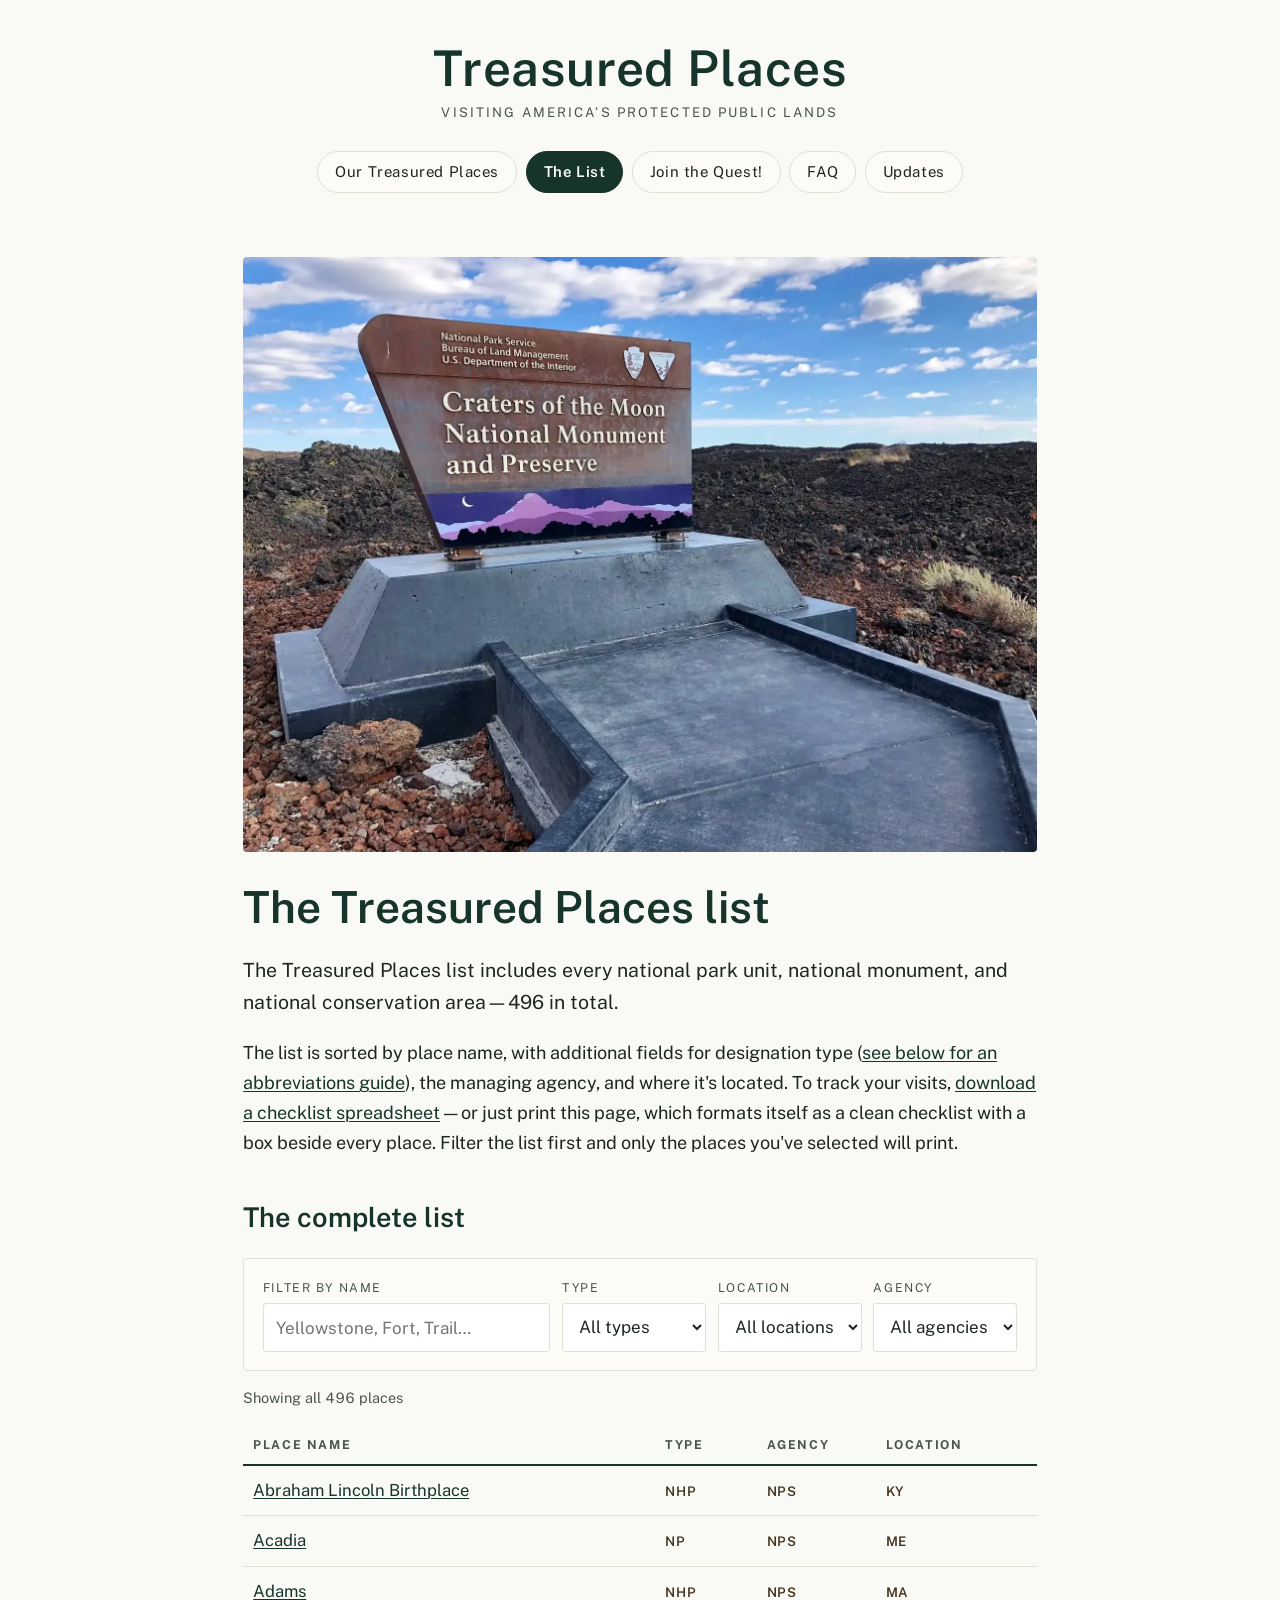
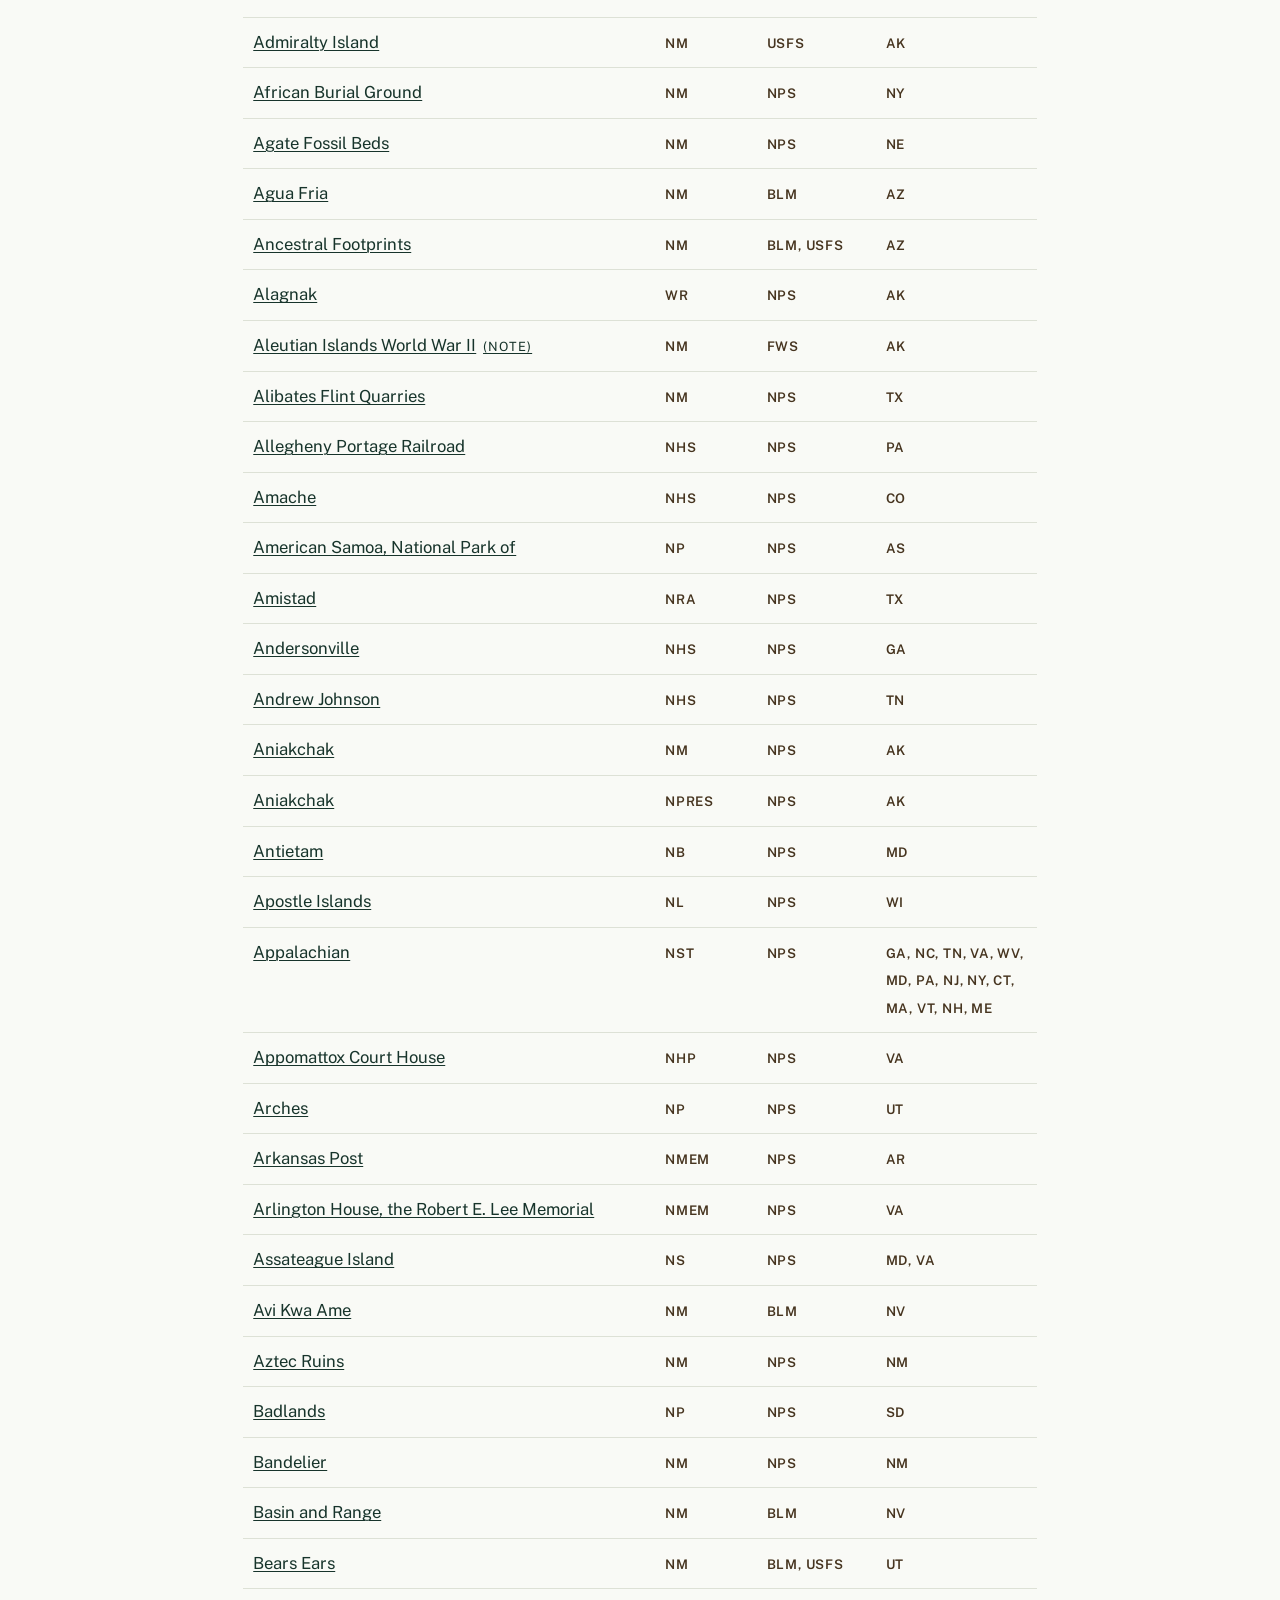
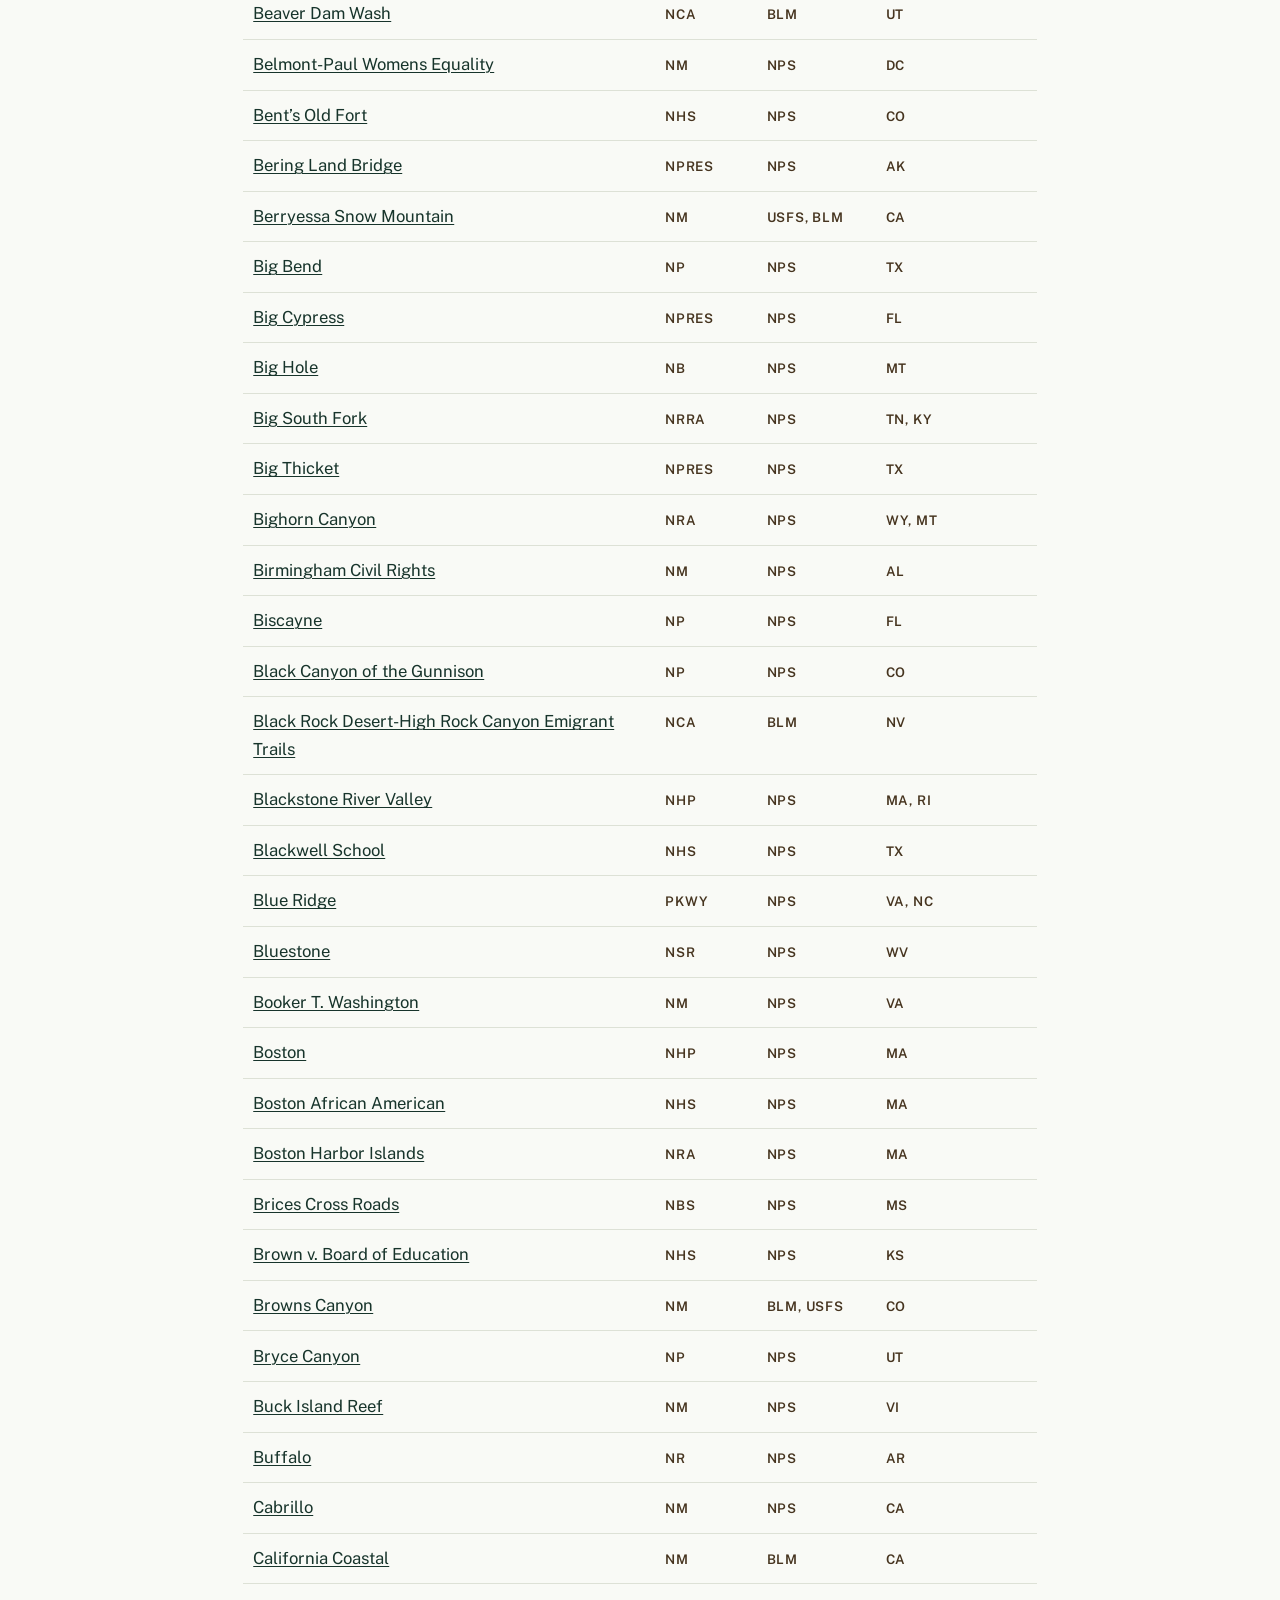
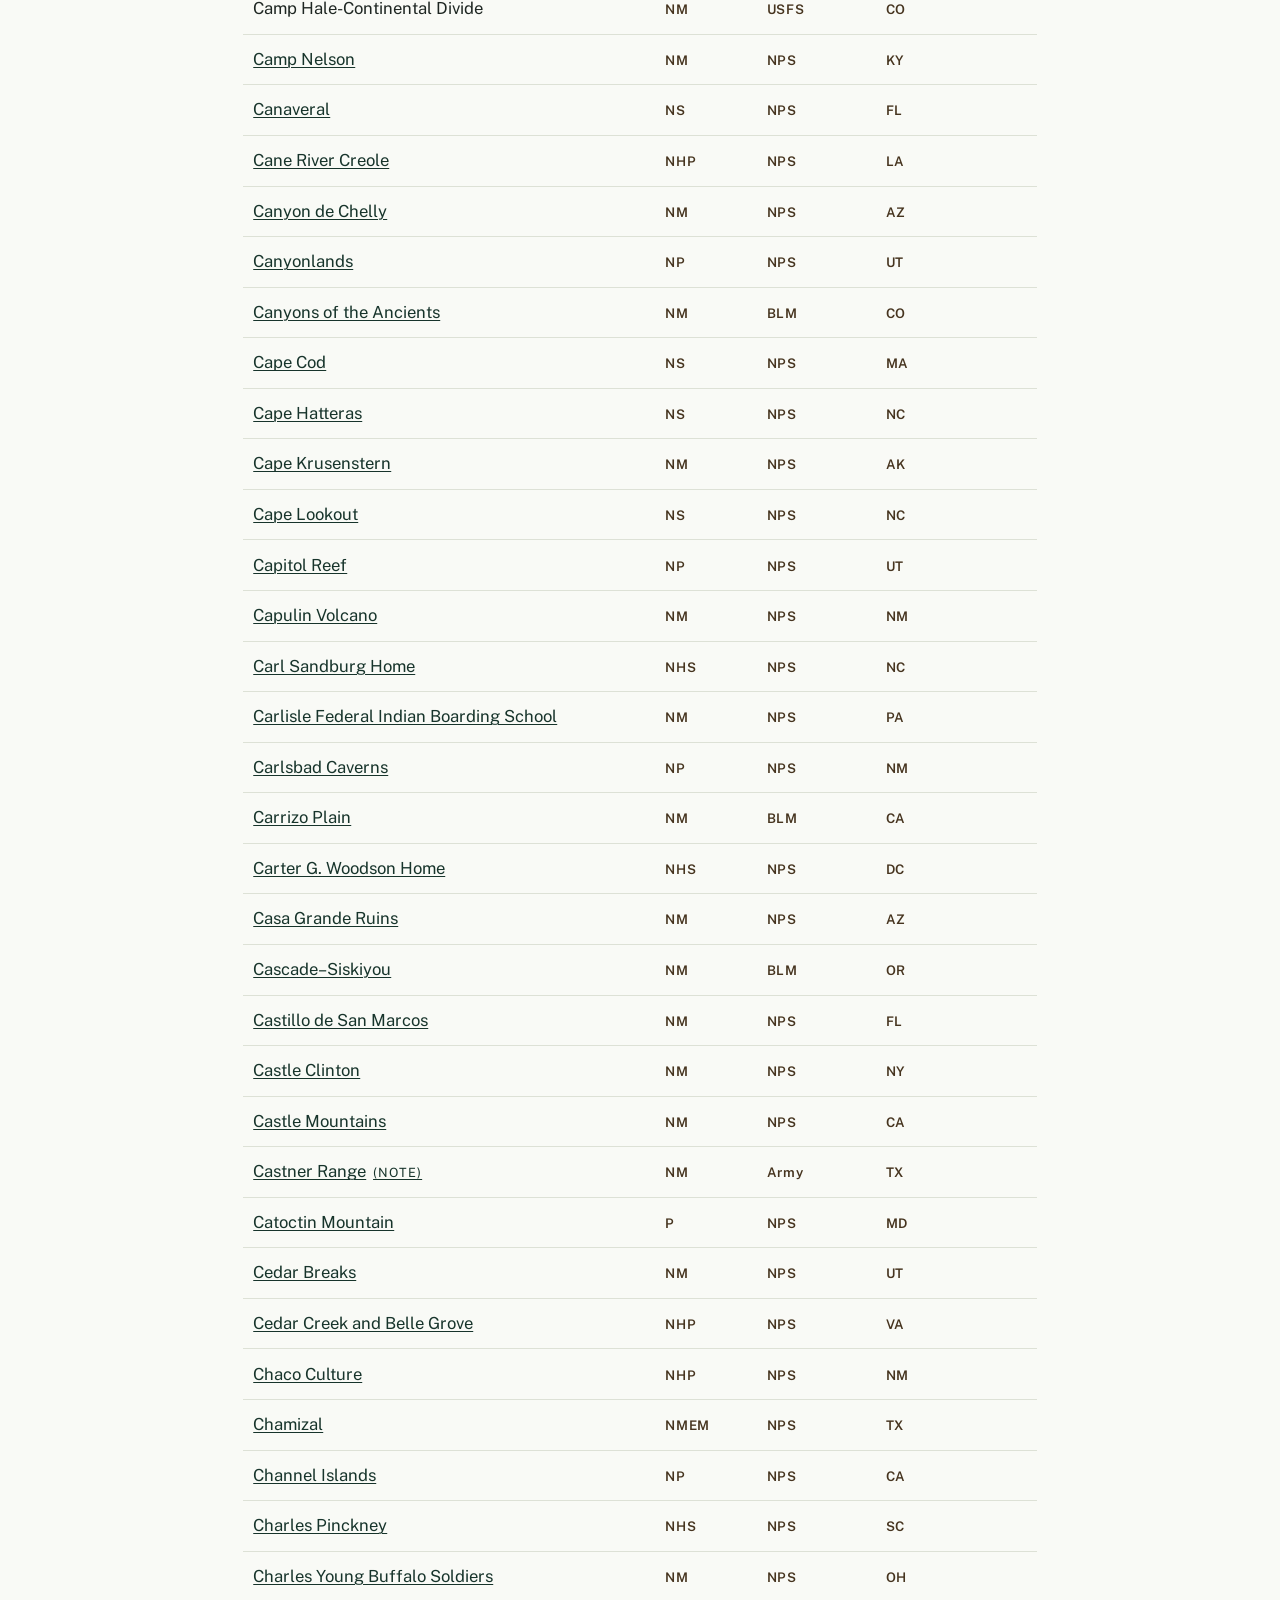
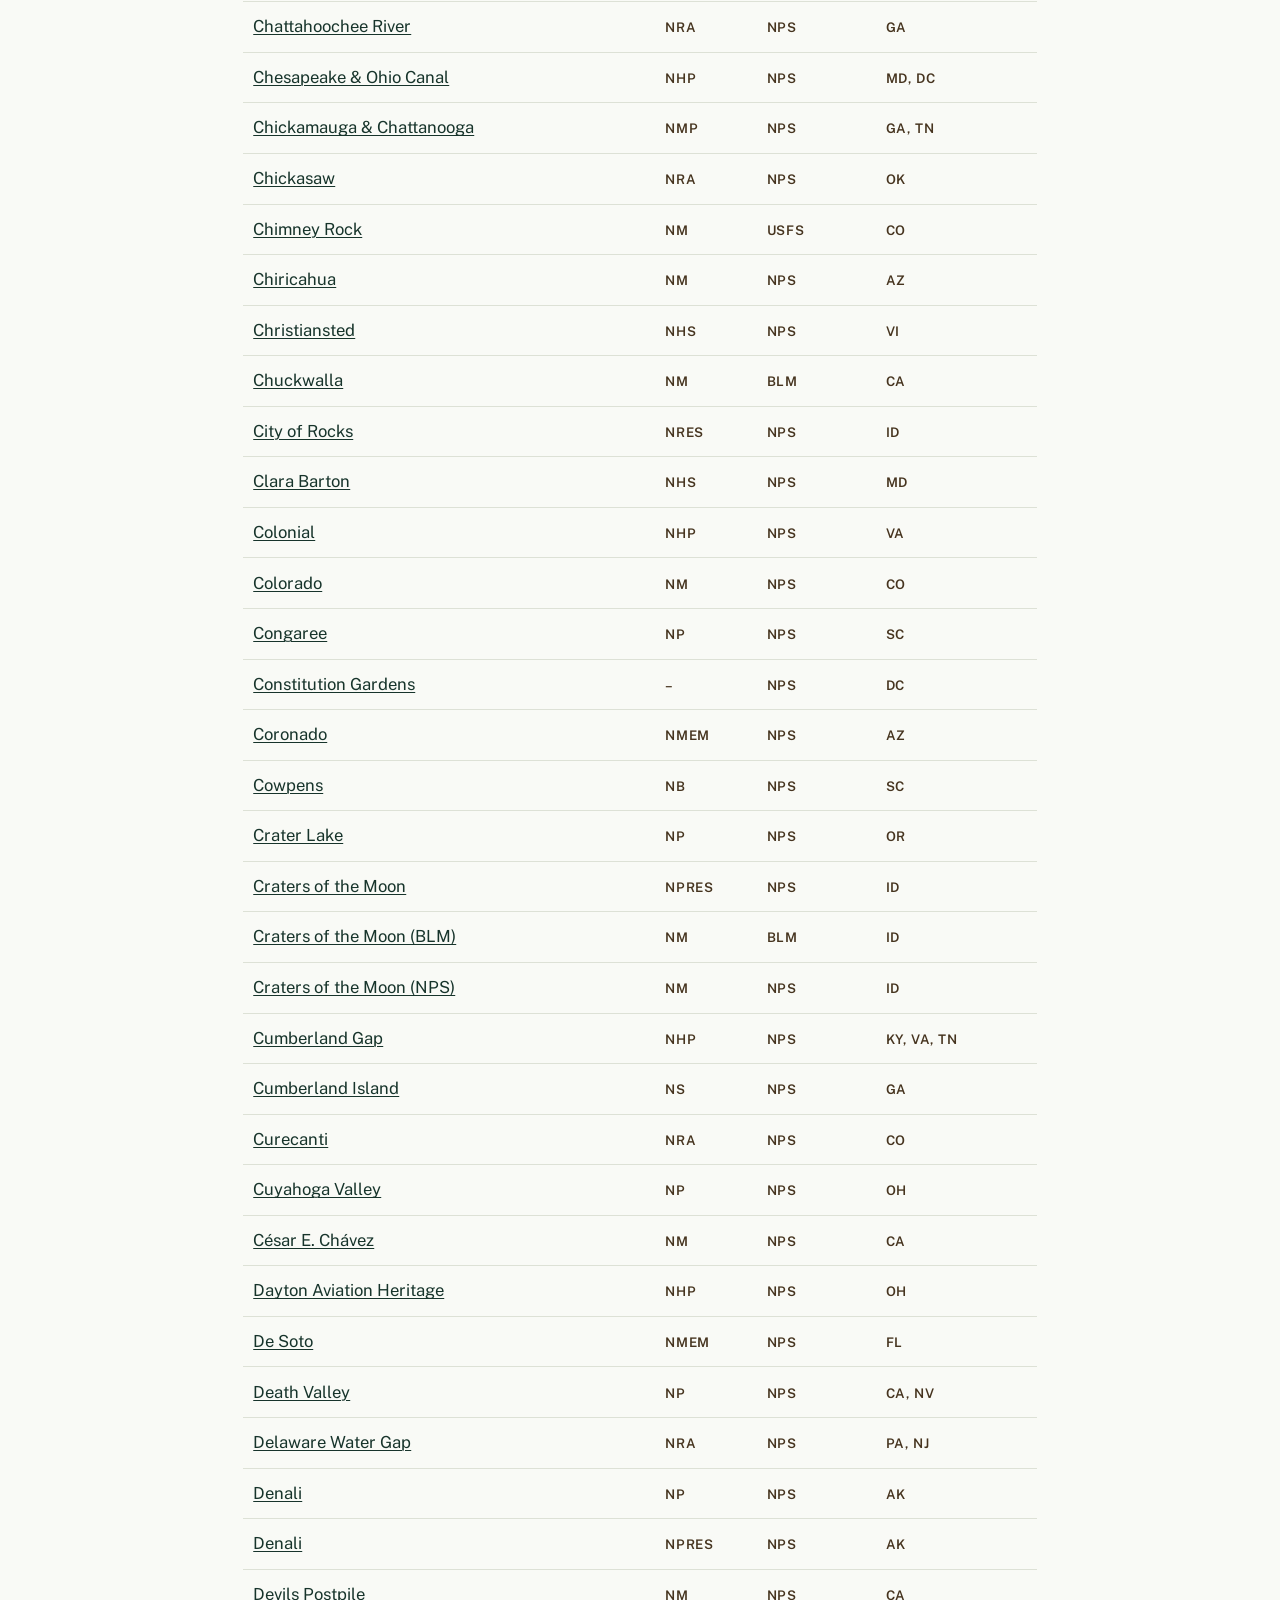
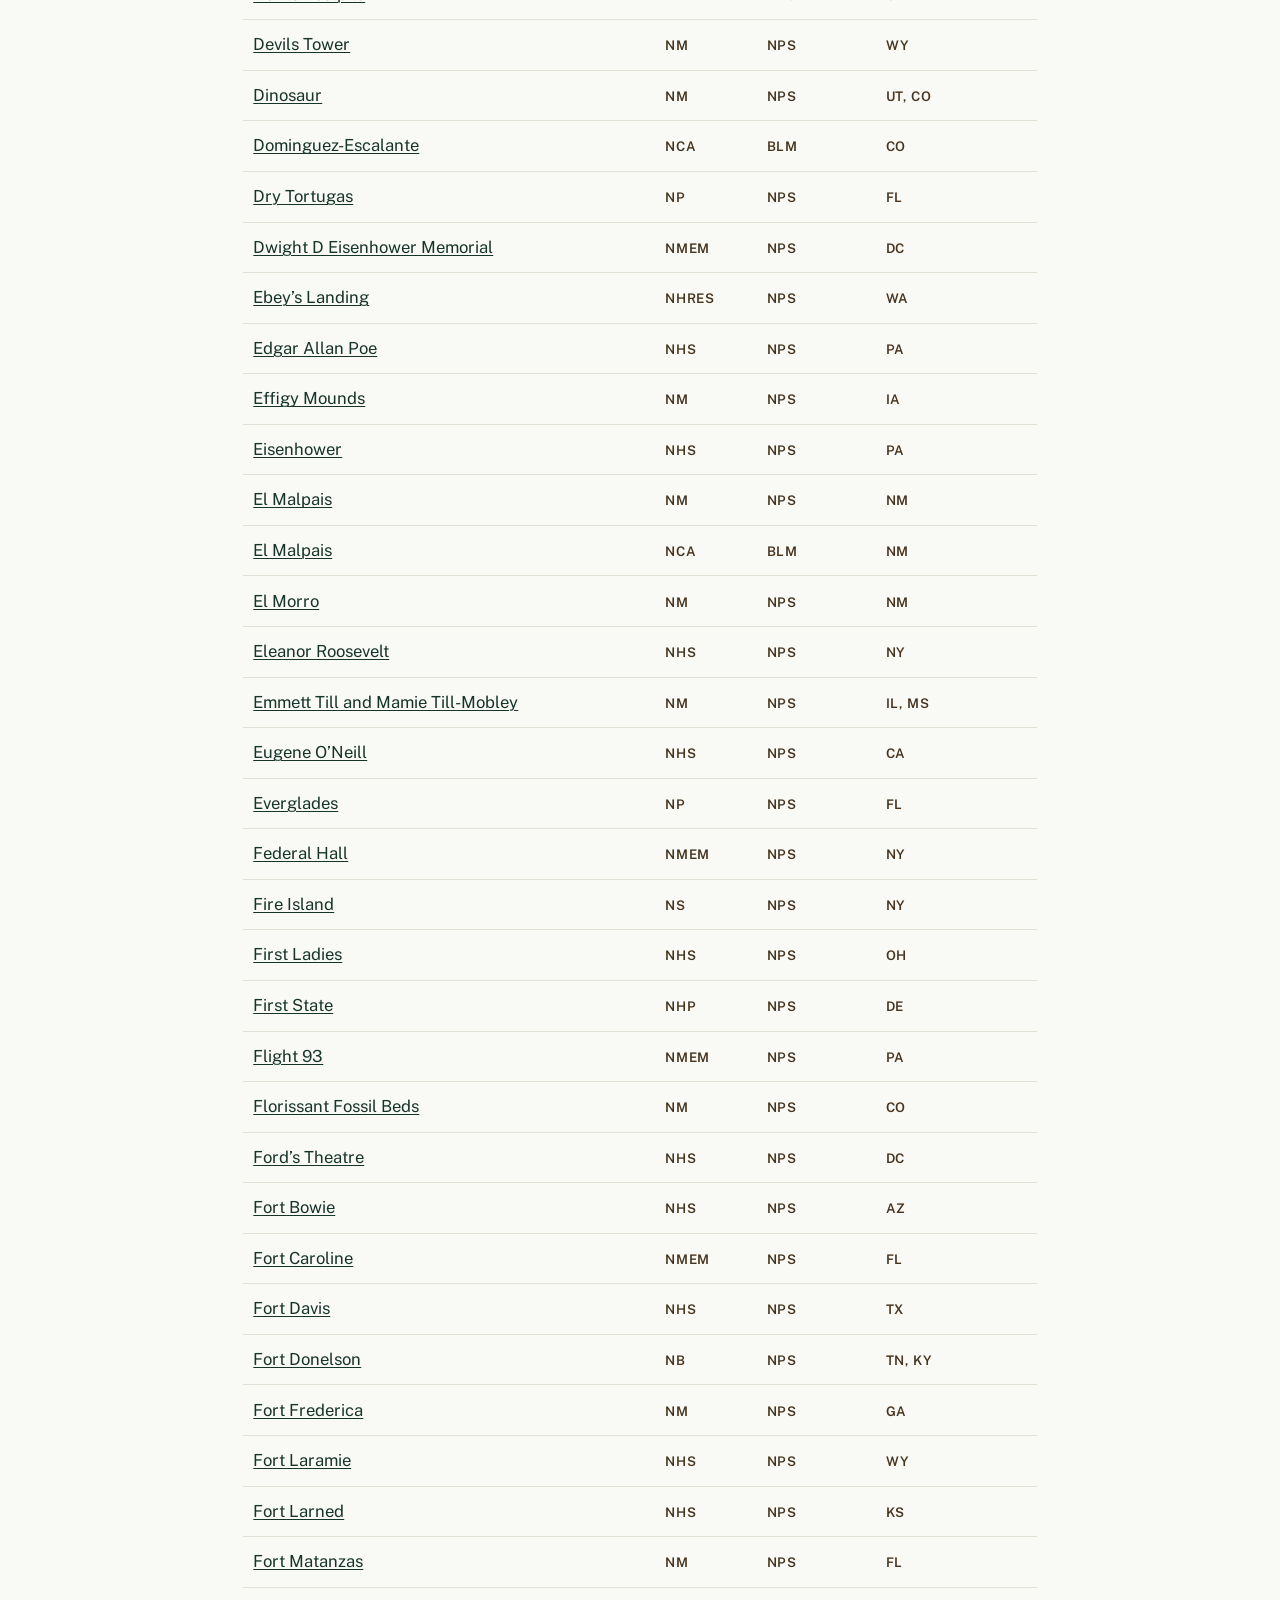
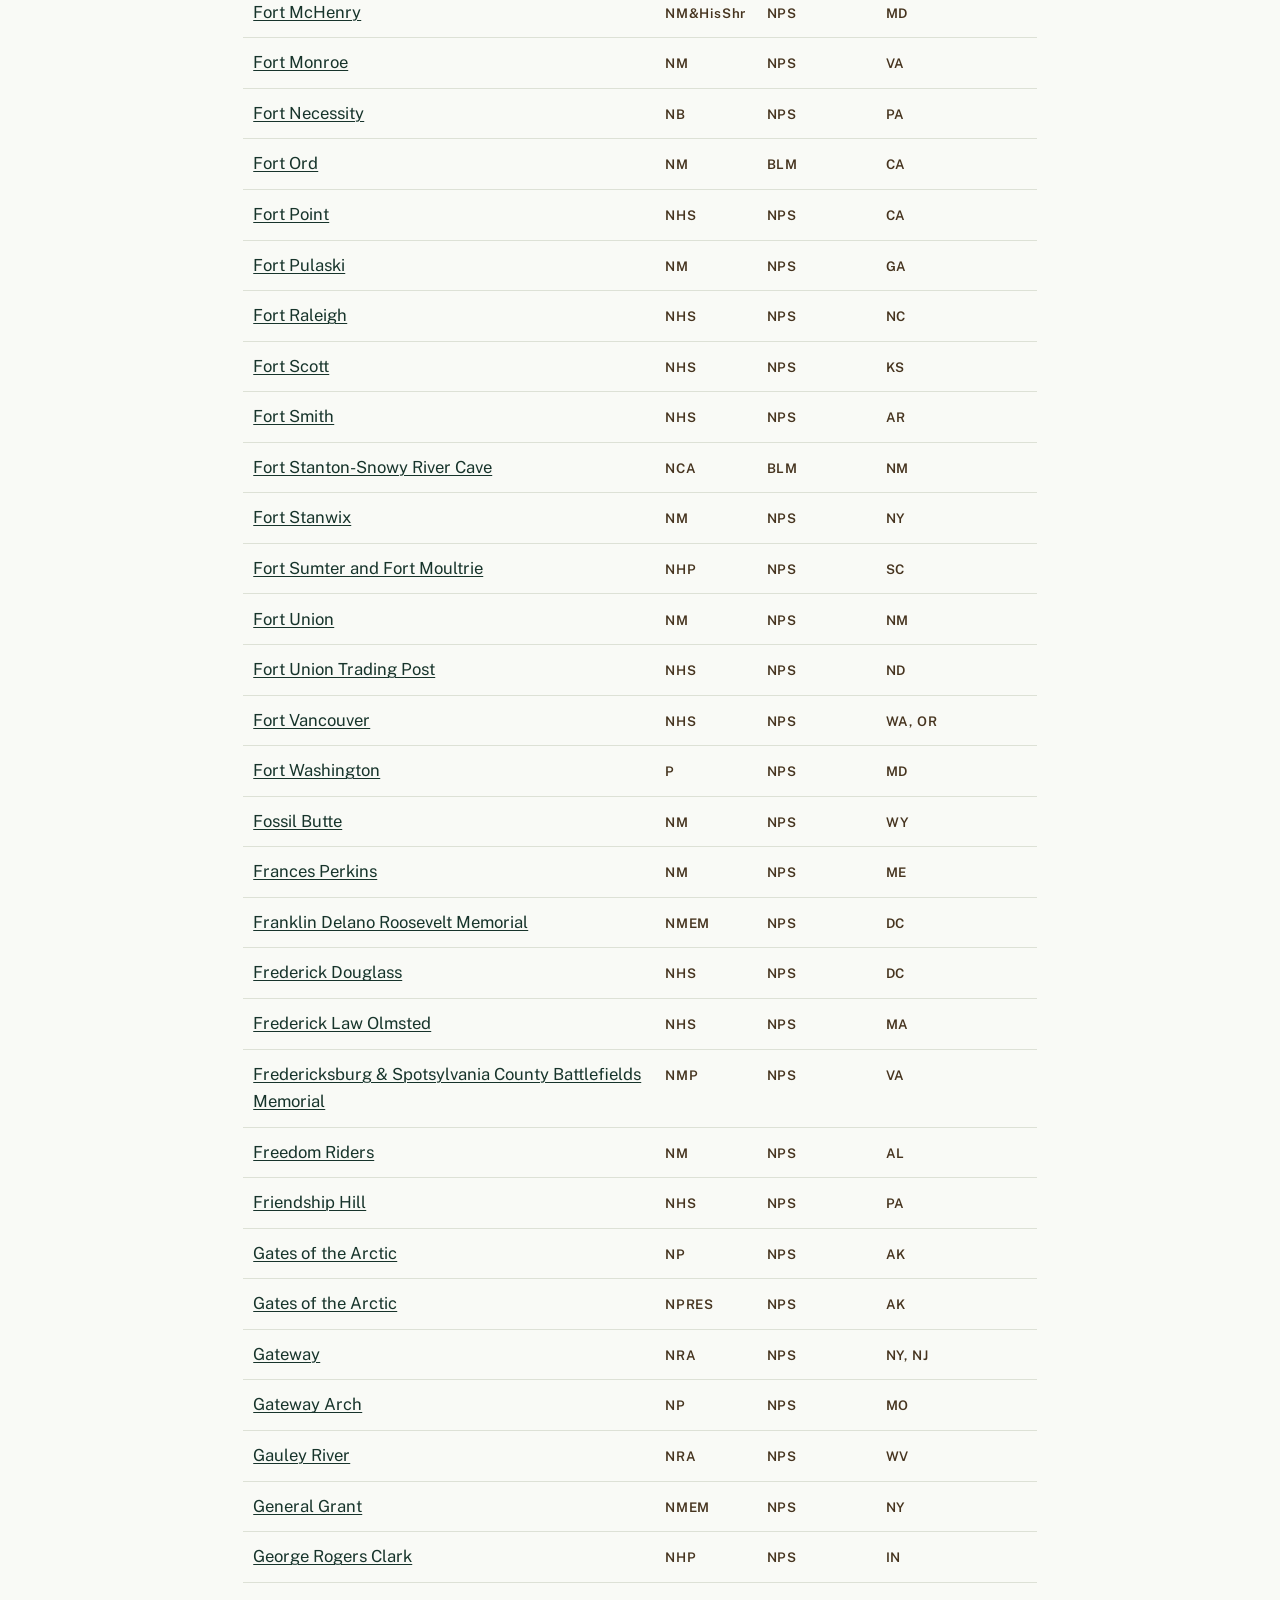
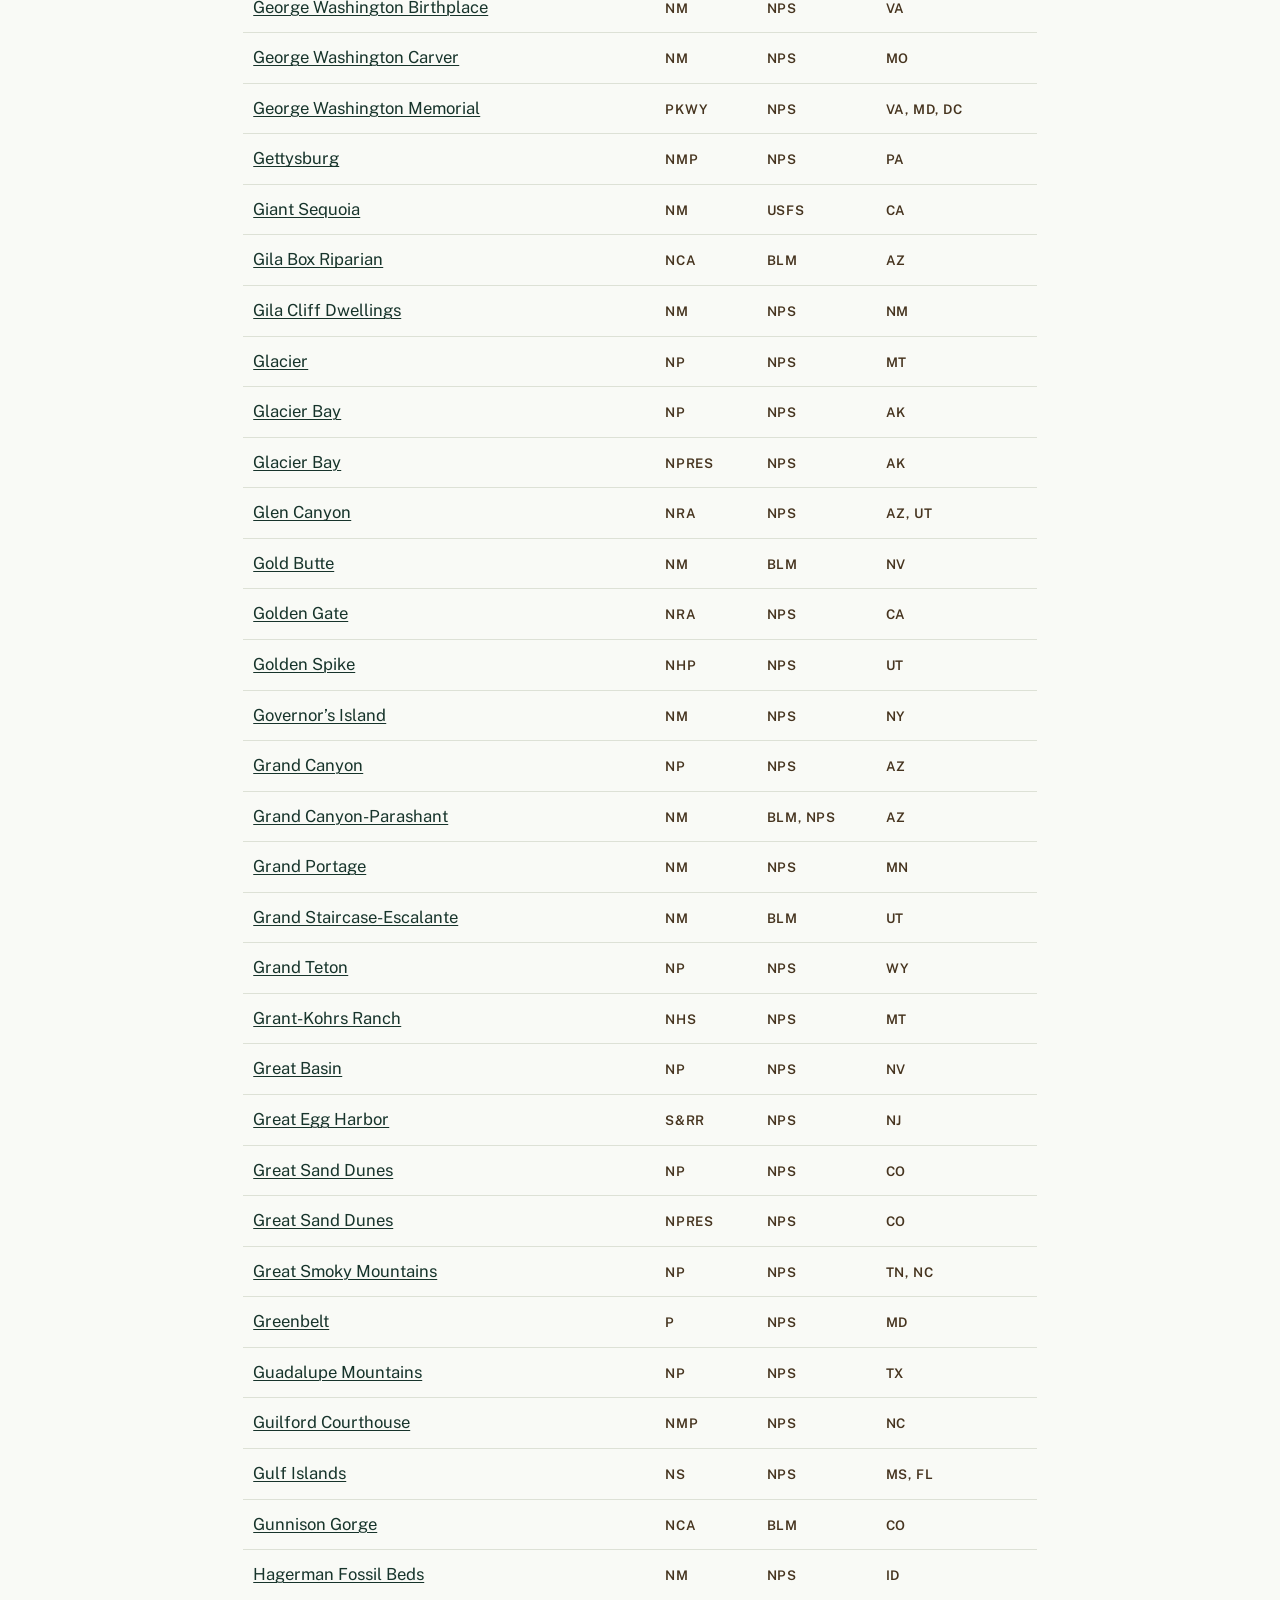
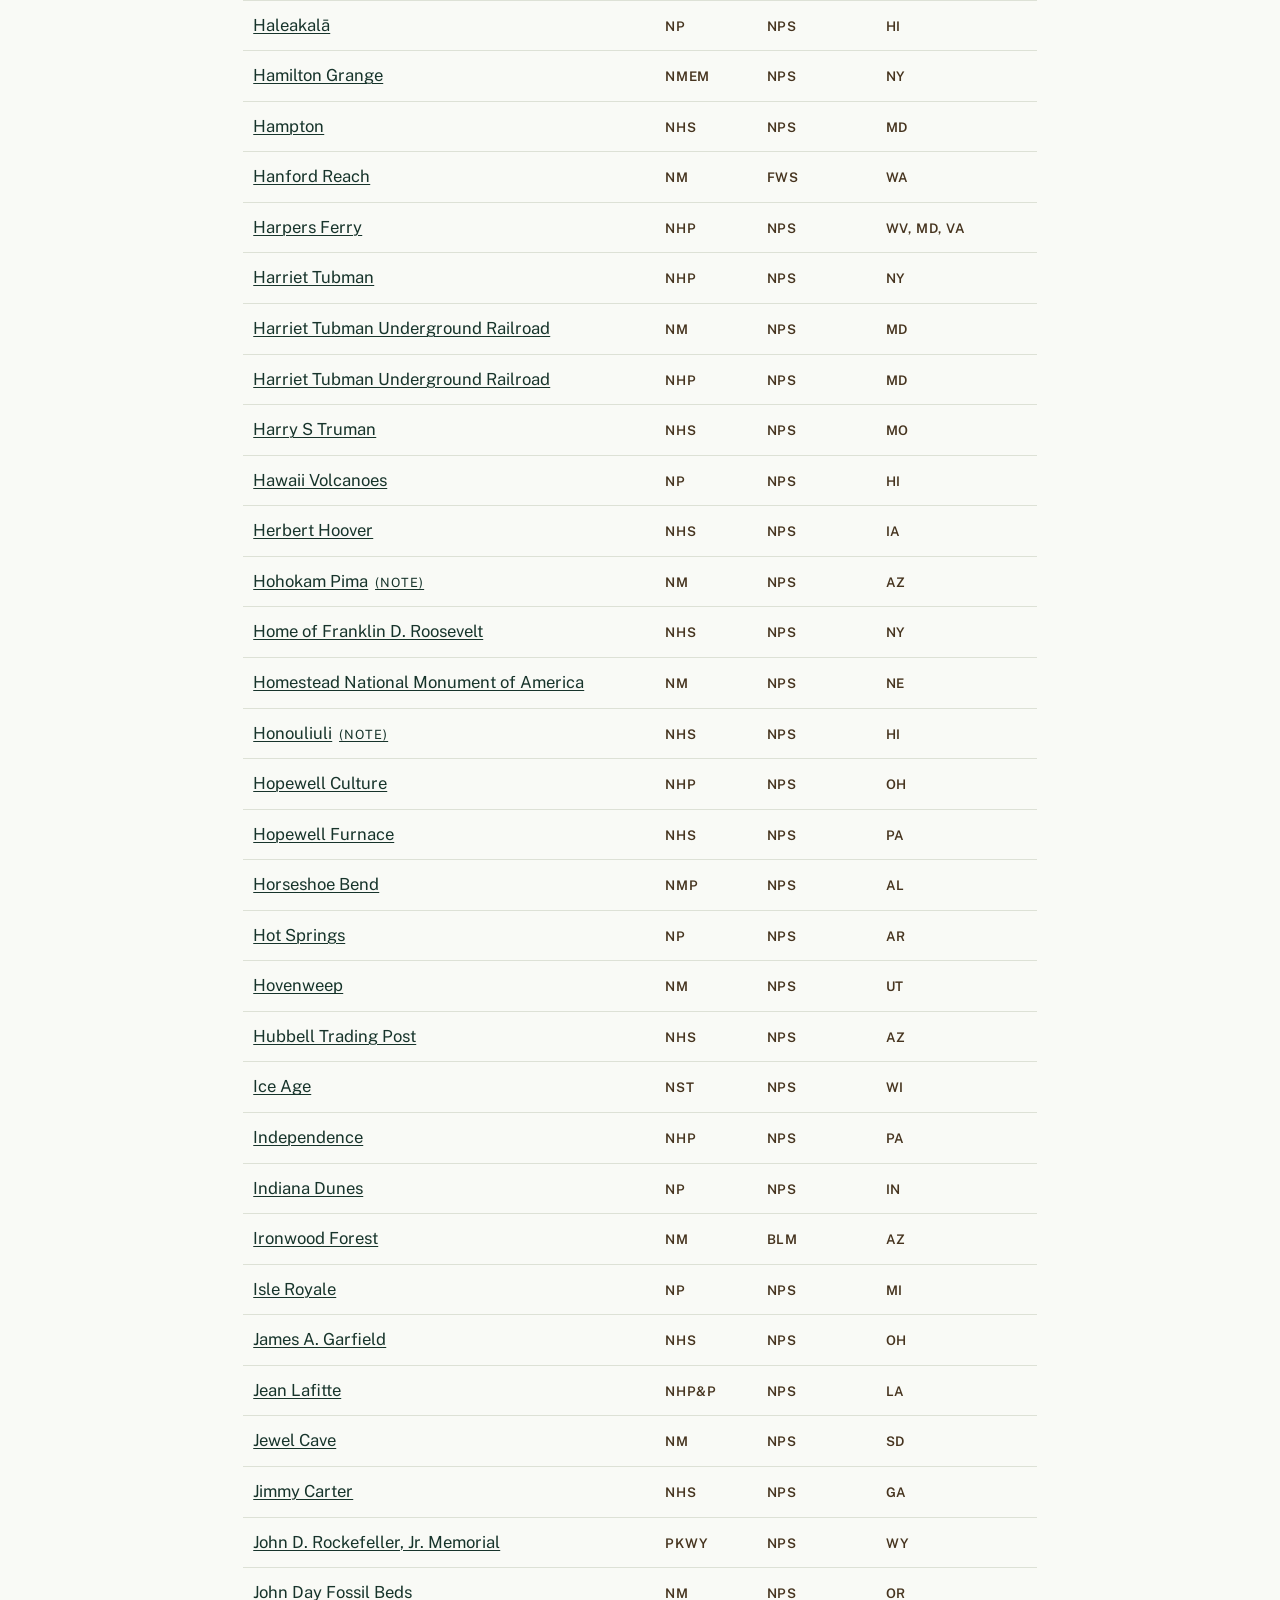
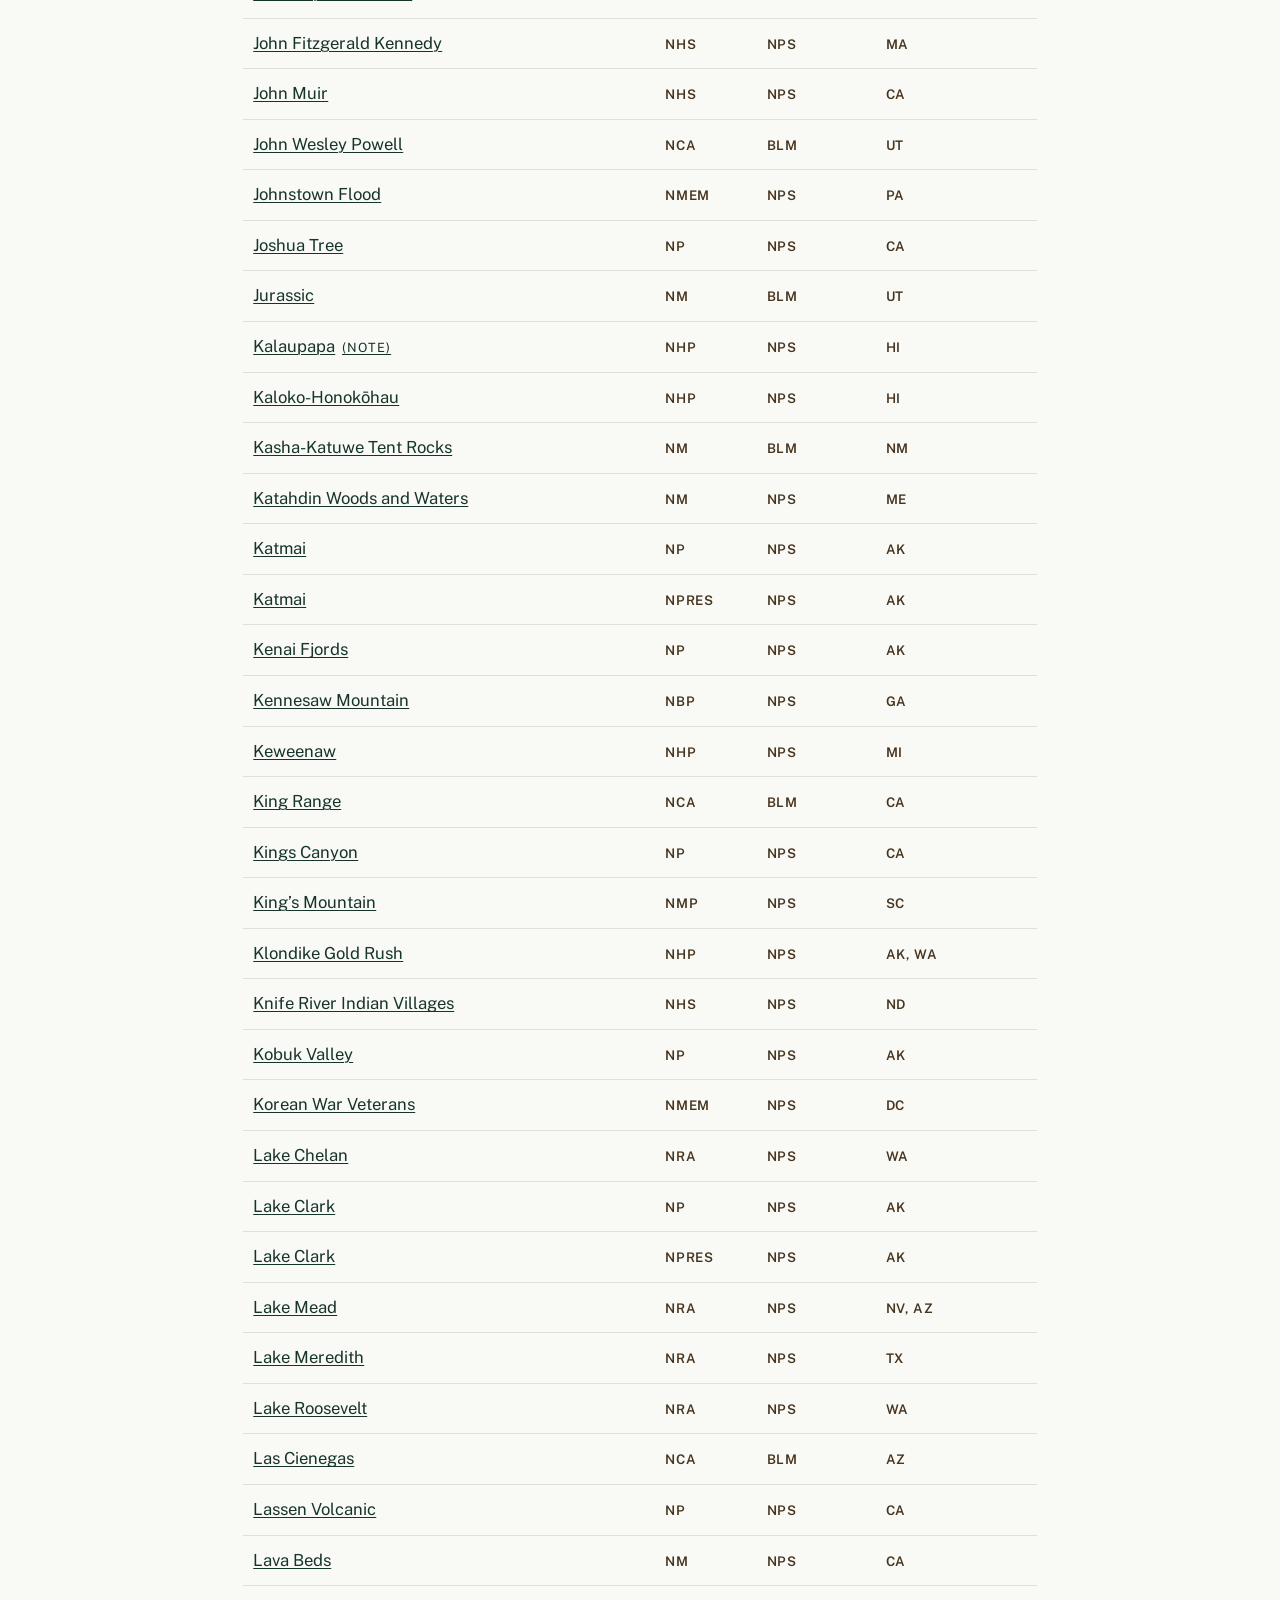
<file: the-treasured-places-list/index.html>
<!DOCTYPE html>
<html lang="en">
<head>
<meta charset="utf-8">
<meta http-equiv="refresh" content="0; url=/list/">
<link rel="canonical" href="https://www.treasuredplaces.us/list/">
<title>Redirecting… — Treasured Places</title>
</head>
<body>
<p>This page has moved. <a href="/list/">Continue to The List</a>.</p>
</body>
</html>
</file>
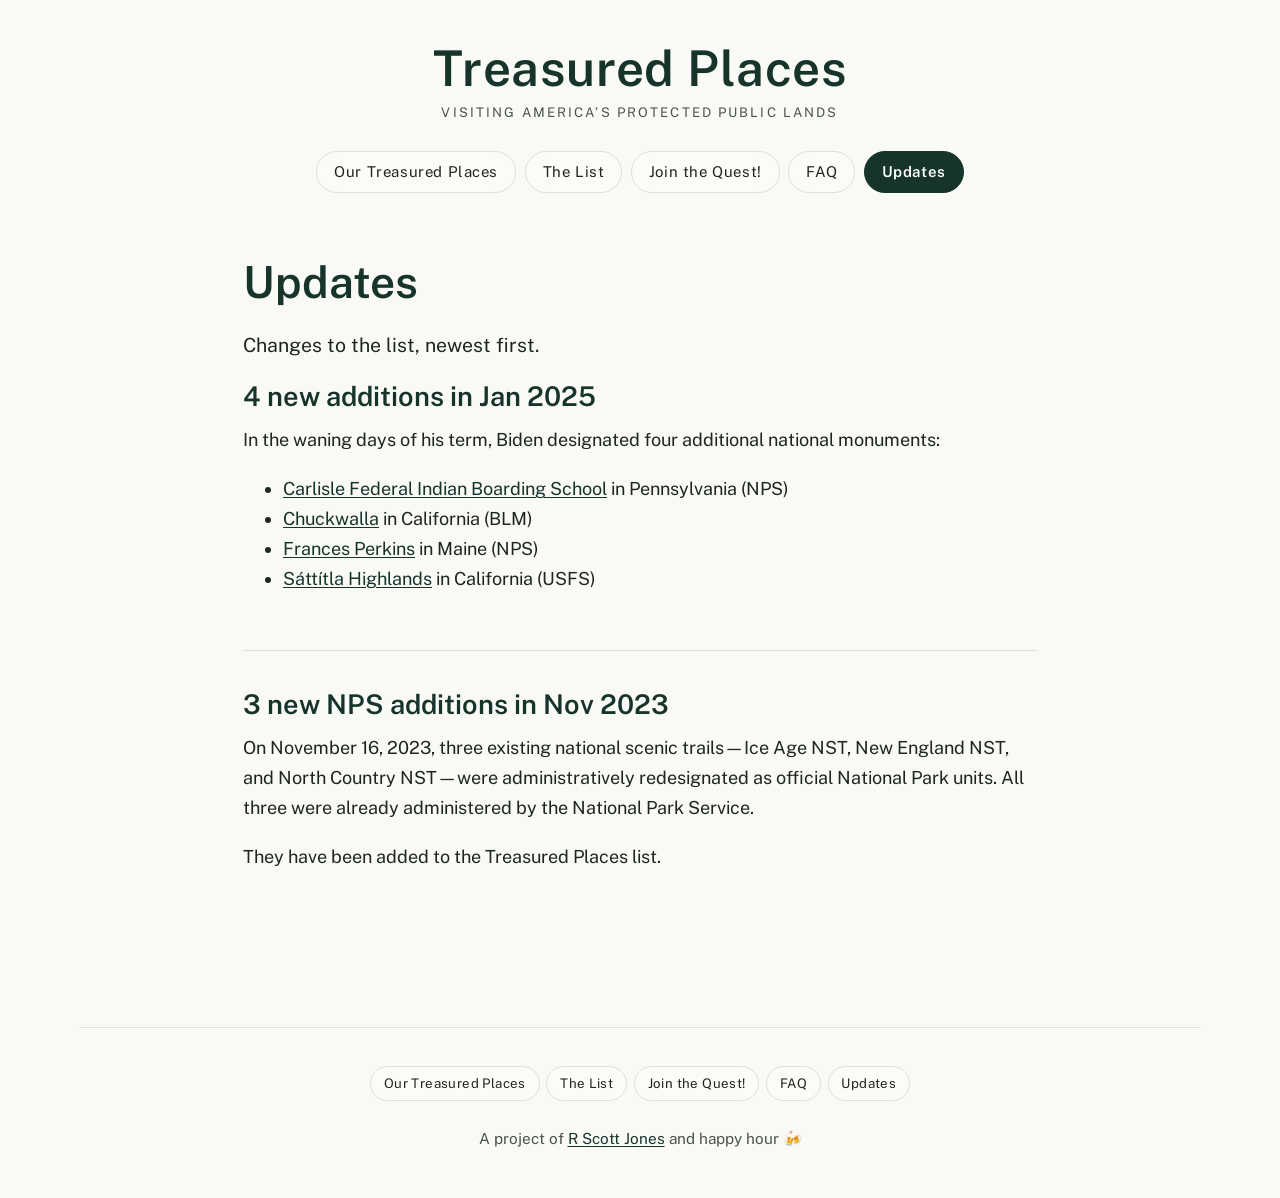
<file: updates/index.html>
<!DOCTYPE html>

<html lang="en">
<head>
<meta charset="utf-8"/>
<meta content="width=device-width, initial-scale=1" name="viewport"/>
<title>Updates — Treasured Places</title>
<meta content="Changes to the Treasured Places list, including newly designated national monuments and redesignated national park units." name="description"/>
<link href="https://www.treasuredplaces.us/updates/" rel="canonical"/>
<link href="https://fonts.googleapis.com" rel="preconnect"/>
<link crossorigin="" href="https://fonts.gstatic.com" rel="preconnect"/>
<link href="https://fonts.googleapis.com/css2?family=Public+Sans:ital,wght@0,400;0,600;0,700;0,800;1,400&amp;display=swap" rel="stylesheet"/>
<link href="/assets/site.css" rel="stylesheet"/>
<script defer src="https://tinylytics.app/embed/gyaA7aMjQQZesrWQ5vDx.js"></script>
<link rel="icon" href="/favicon.svg" type="image/svg+xml"/>
<link rel="icon" href="/favicon-32.png" sizes="32x32" type="image/png"/>
<link rel="apple-touch-icon" href="/apple-touch-icon.png"/>
<meta property="og:type" content="website"/>
<meta property="og:site_name" content="Treasured Places"/>
<meta property="og:title" content="Updates — Treasured Places"/>
<meta property="og:description" content="Changes to the Treasured Places list, including newly designated national monuments and redesignated national park units."/>
<meta property="og:url" content="https://www.treasuredplaces.us/updates/"/>
<meta property="og:image" content="https://www.treasuredplaces.us/images/social-card.jpg"/>
<meta property="og:image:width" content="1200"/>
<meta property="og:image:height" content="630"/>
<meta property="og:image:alt" content="A wooden national park sign reading Thank You For Visiting Your National Park"/>
<meta name="twitter:card" content="summary_large_image"/>
<meta name="theme-color" content="#f9faf6" media="(prefers-color-scheme: light)"/>
<meta name="theme-color" content="#121614" media="(prefers-color-scheme: dark)"/>
</head>
<body>
<a class="skip" href="#content">Skip to content</a>
<div class="page">
<header class="masthead">
<div class="sign">
<div class="sign-inner">
<a href="/">
<p class="sign-title">Treasured Places</p>
<p class="sign-tagline">Visiting America’s Protected Public Lands</p>
</a>
</div>
</div>
</header>
<nav aria-label="Main" class="nav-bar">
<div class="nav-wrap">
<ul class="nav-list" id="site-nav">
<li><a href="/">Our Treasured Places</a></li>
<li><a href="/list/">The List</a></li>
<li><a href="/join/">Join the Quest!</a></li>
<li><a href="/faq/">FAQ</a></li>
<li><a aria-current="page" href="/updates/">Updates</a></li>
</ul>
</div>
</nav>
<main id="content">
<div class="wrap">
<h1>Updates</h1>
<p class="lede">Changes to the list, newest first.</p>
<article class="post" id="4-new-additions-in-jan-2025">
<h2>4 new additions in Jan 2025</h2>
<p>In the waning days of his term, Biden designated four additional national monuments:</p>
<ul>
<li><a href="https://nps.gov/cibs/">Carlisle Federal Indian Boarding School</a> in Pennsylvania (NPS)</li>
<li><a href="https://www.blm.gov/programs/national-conservation-lands/california/chuckwalla">Chuckwalla</a> in California (BLM)</li>
<li><a href="https://nps.gov/frpe/">Frances Perkins</a> in Maine (NPS)</li>
<li><a href="https://www.fs.usda.gov/visit/national-monuments/sattitla-highlands-national-monument">Sáttítla Highlands</a> in California (USFS)</li>
</ul>
</article>
<article class="post" id="3-new-nps-additions">
<h2>3 new NPS additions in Nov 2023</h2>
<p>On November 16, 2023, three existing national scenic trails—Ice Age NST, New England NST, and North Country NST—were administratively redesignated as official National Park units. All three were already administered by the National Park Service.</p>
<p>They have been added to the Treasured Places list.</p>
</article>
</div>
</main>
<footer class="site-footer">
<div class="footer-wrap">
<ul class="footer-nav">
<li><a href="/">Our Treasured Places</a></li>
<li><a href="/list/">The List</a></li>
<li><a href="/join/">Join the Quest!</a></li>
<li><a href="/faq/">FAQ</a></li>
<li><a href="/updates/">Updates</a></li>
</ul>
<p class="colophon">A project of <a href="https://rscottjones.com">R Scott Jones</a> and happy hour 🍻</p>
</div>
</footer>
</div>
</body>
</html>
</file>
<file: assets/site.css>
/* Treasured Places — site styles
   Palette and type are set once here; every page uses this file. */

:root {
  color-scheme: light dark;

  --pine:        #17342b;
  --pine-deep:   #0d201a;
  --pine-text:   #17342b;
  --bark:        #46341f;
  --bark-light:  #5c462c;
  --paper:       #f9faf6;
  --paper-warm:  #fcfbf7;
  --ink:         #1e2622;
  --ink-soft:    #4a544d;
  --gold:        #c9a227;
  --rule:        #dde1d6;

  /* Surfaces and text that sit on top of a solid accent fill */
  --on-accent:          #fff;
  --caption-on-accent:  #a9c0b4;
  --btn-invert-bg:      #fff;
  --field-bg:           #fff;

  /* Callout boxes */
  --info-bg:          #eaf4fb;
  --info-border:      #4a90c4;
  --infogreen-bg:     #e9f4ee;
  --infogreen-border: #17342b;
  --alert-bg:         #fdf6da;
  --alert-border:     #cc9a1e;

  --display: "Public Sans", -apple-system, BlinkMacSystemFont, "Segoe UI", Roboto, Helvetica, Arial, sans-serif;
  --body: "Public Sans", -apple-system, BlinkMacSystemFont, "Segoe UI", Roboto, Helvetica, Arial, sans-serif;

  --measure: 49rem;
  --wide: 66rem;
}

*, *::before, *::after { box-sizing: border-box; }

/* ---------- Dark mode ----------
   Applies only when the visitor's operating system is set to dark.
   There's no toggle and no JavaScript: if someone has never changed
   that setting, they see the light site exactly as before.
   Only the variables change — every rule below reads from them. */

@media (prefers-color-scheme: dark) {
  :root {
    /* Deep desaturated green-black, so it still reads as "pine" not "grey" */
    --paper:       #121614;
    --paper-warm:  #1a201d;

    --ink:         #e6ebe7;
    --ink-soft:    #a4b0a9;
    --rule:        #2f3a35;

    /* Fills stay dark enough for white text; text gets its own lighter tone */
    --pine:        #2b6350;
    --pine-deep:   #0d201a;
    --pine-text:   #8fc9ab;

    /* Brown goes muted-warm; the raw bark is nearly invisible on dark */
    --bark:        #7a5c37;
    --bark-light:  #a07d4e;

    --gold:        #d9b64a;

    --on-accent:          #ffffff;
    --caption-on-accent:  #cfe2d7;
    --btn-invert-bg:      #121614;
    --field-bg:           #1a201d;

    --info-bg:          #16283a;
    --info-border:      #5b9dd0;
    --infogreen-bg:     #16291f;
    --infogreen-border: #59a883;
    --alert-bg:         #2f2a14;
    --alert-border:     #d9b64a;
  }

  /* The button inverts to the page colour on hover, so its text
     needs the lighter brown to stay legible. */
  .btn:hover,
  .btn:focus-visible { color: var(--bark-light); }

  /* Photographs are usually mixed a touch bright against a dark page. */
  .hero-figure img { filter: brightness(0.88); }
}


html { font-size: 106.25%; -webkit-text-size-adjust: 100%; }

body {
  margin: 0;
  background: var(--paper);
  color: var(--ink);
  font-family: var(--body);
  font-size: 1.0625rem;
  line-height: 1.65;
}

img { max-width: 100%; height: auto; display: block; }

a { color: var(--pine-text); text-decoration-thickness: 1px; text-underline-offset: 2px; }
a:hover { color: var(--bark); }

:focus-visible {
  outline: 3px solid var(--gold);
  outline-offset: 2px;
}

.skip {
  position: absolute;
  left: -9999px;
  top: 0;
  background: var(--pine);
  color: var(--on-accent);
  padding: 0.75rem 1rem;
  z-index: 100;
}
.skip:focus { left: 0; }

/* ---------- Page-wide bounding column ---------- */

.page {
  max-width: var(--wide);
  margin: 0 auto;
}

/* ---------- Header: routed park sign ---------- */

.masthead {
  padding: 2rem 1rem 0.5rem;
}

.sign-inner {
  padding: 0.5rem 1rem;
  text-align: center;
}

.sign a { color: inherit; text-decoration: none; display: inline-block; }

.sign-title {
  font-family: var(--display);
  font-weight: 600;
  font-size: clamp(1.7rem, 6.5vw, 2.9rem);
  line-height: 1.05;
  letter-spacing: 0.01em;
  margin: 0;
  color: var(--pine-text);
}

.sign-tagline {
  margin: 0.45rem 0 0;
  font-size: 0.78rem;
  letter-spacing: 0.16em;
  text-transform: uppercase;
  color: var(--ink-soft);
}

/* ---------- Navigation ---------- */

.nav-bar {
  padding: 0.5rem 1rem 1.25rem;
}

.nav-list {
  list-style: none;
  margin: 0;
  padding: 0;
  display: flex;
  flex-wrap: wrap;
  justify-content: center;
  gap: 0.5rem;
}

.nav-list a {
  display: inline-block;
  padding: 0.45rem 1rem;
  color: var(--ink);
  background: var(--paper-warm);
  border: 1px solid var(--rule);
  border-radius: 999px;
  text-decoration: none;
  font-size: 0.88rem;
  letter-spacing: 0.04em;
  transition: background-color 0.15s ease, color 0.15s ease, border-color 0.15s ease;
}

.nav-list a:hover,
.nav-list a:focus-visible {
  background: var(--pine);
  border-color: var(--pine);
  color: var(--on-accent);
}

.nav-list a[aria-current="page"] {
  background: var(--pine);
  border-color: var(--pine);
  color: var(--on-accent);
  font-weight: 600;
}

/* ---------- Page body ---------- */

main { display: block; }

.hero-figure { margin: 0 0 1.75rem; }
.hero-figure img {
  display: block;
  width: 100%;
  height: auto;
  border-radius: 4px;
}
.hero-figure figcaption {
  margin: 0.6rem 0 0;
  font-size: 0.8rem;
  color: var(--ink-soft);
}

.wrap {
  max-width: var(--measure);
  margin: 0 auto;
  padding: 2.5rem 1.15rem 3.5rem;
}


h1, h2, h3 {
  font-family: var(--display);
  color: var(--pine-text);
  line-height: 1.15;
  font-weight: 600;
}

h1 {
  font-size: clamp(1.85rem, 5.5vw, 2.6rem);
  margin: 0 0 1.25rem;
}

h2 {
  font-size: clamp(1.3rem, 4vw, 1.6rem);
  margin: 2.6rem 0 0.75rem;
}

h3 {
  font-size: 1.1rem;
  margin: 1.9rem 0 0.5rem;
}

p { margin: 0 0 1.15rem; }

.lede { font-size: 1.15rem; color: var(--ink); }

.tally-grid {
  display: grid;
  grid-template-columns: 1fr;
  gap: 0.75rem;
  margin: 1.75rem 0 0.75rem;
}

@media (min-width: 30rem) {
  .tally-grid { grid-template-columns: repeat(3, minmax(0, 1fr)); }
}

.tally-card {
  background: var(--paper-warm);
  border: 2px solid var(--pine);
  border-radius: 12px;
  padding: 1.25rem 0.75rem;
  text-align: center;
}

.tally-card .count {
  font-weight: 800;
  font-size: 2.5rem;
  color: var(--pine-text);
  line-height: 1.1;
}

.tally-card .label {
  display: block;
  font-weight: 700;
  font-size: 1rem;
  color: var(--pine-text);
  margin-top: 0.5rem;
  letter-spacing: 0.03em;
  line-height: 1.35;
}

.tally-total {
  background: var(--pine);
  border: 2px solid var(--pine);
  border-radius: 12px;
  padding: 1.5rem;
  margin-bottom: 1.75rem;
  min-height: 6.75rem;
  display: flex;
  align-items: center;
  justify-content: center;
}

.tally-total-inner { display: inline-block; text-align: right; }

.tally-total .line {
  font-weight: 700;
  font-size: 1.6rem;
  color: var(--on-accent);
  line-height: 1.05;
  white-space: nowrap;
}

@media (min-width: 30rem) {
  .tally-total .line { font-size: 2.1rem; }
}

.tally-total .caption {
  display: block;
  font-weight: 400;
  font-size: 0.7rem;
  color: var(--caption-on-accent);
  margin-top: 0.15rem;
  letter-spacing: 0.05em;
}

blockquote {
  margin: 1.75rem 0;
  padding-left: 1.15rem;
  border-left: 3px solid var(--rule);
  font-style: italic;
  color: var(--ink-soft);
}

.btn-row { text-align: center; margin: 2rem 0; }

.btn {
  display: inline-block;
  background: var(--bark);
  color: var(--on-accent);
  text-decoration: none;
  font-weight: 600;
  letter-spacing: 0.03em;
  padding: 0.8rem 1.5rem;
  border-radius: 999px;
  border: 2px solid var(--bark);
  transition: background-color 0.15s ease, color 0.15s ease;
}
.btn:hover,
.btn:focus-visible { background: var(--btn-invert-bg); color: var(--bark); }
.btn .arrow { margin-right: 0.4rem; }

.toc { padding-left: 1.15rem; }
.toc li { margin-bottom: 0.35rem; }

.note {
  font-size: 0.9rem;
  color: var(--ink-soft);
}

.note--after-table { margin-top: 1.5rem; }

.info-box,
.alert-box {
  margin: 1.5rem 0;
  padding: 1rem 1.25rem;
  border-left: 4px solid;
  border-radius: 2px;
}
.info-box > :last-child,
.alert-box > :last-child { margin-bottom: 0; }

.info-box {
  background: var(--info-bg);
  border-left-color: var(--info-border);
}

.info-box--green {
  background: var(--infogreen-bg);
  border-left-color: var(--infogreen-border);
}

.alert-box {
  background: var(--alert-bg);
  border-left-color: var(--alert-border);
}

/* ---------- The list ---------- */

.filters {
  display: grid;
  gap: 0.7rem;
  margin: 1.5rem 0 0.85rem;
  padding: 1.1rem;
  background: var(--paper-warm);
  border: 1px solid var(--rule);
  border-radius: 4px;
}

@media (min-width: 40rem) {
  .filters { grid-template-columns: 2fr 1fr 1fr 1fr; align-items: end; }
}

.filters label {
  display: block;
  font-size: 0.72rem;
  letter-spacing: 0.13em;
  text-transform: uppercase;
  color: var(--ink-soft);
  margin-bottom: 0.3rem;
}

.filters input,
.filters select {
  width: 100%;
  height: 2.85rem;
  font: inherit;
  font-size: 1rem;
  line-height: 1.2;
  padding: 0 0.7rem;
  border: 1px solid var(--rule);
  border-radius: 3px;
  background: var(--field-bg);
  color: var(--ink);
}

.result-count {
  font-size: 0.85rem;
  color: var(--ink-soft);
  margin: 0 0 1rem;
  font-variant-numeric: tabular-nums;
}

.list-table {
  width: 100%;
  border-collapse: collapse;
  font-size: 0.98rem;
}

.list-table th {
  text-align: left;
  font-family: var(--body);
  font-size: 0.72rem;
  letter-spacing: 0.13em;
  text-transform: uppercase;
  color: var(--ink-soft);
  border-bottom: 2px solid var(--pine);
  padding: 0.5rem 0.6rem;
}

.list-table td {
  padding: 0.65rem 0.6rem;
  border-bottom: 1px solid var(--rule);
  vertical-align: top;
}

.list-table tr:hover td { background: var(--paper-warm); }

/* Column widths: place name takes the remaining space; the three
   code columns stay tight so the table doesn't drift around. */
.list-table th:nth-child(2),
.list-table td:nth-child(2) { width: 5rem; }
.list-table th:nth-child(3),
.list-table td:nth-child(3) { width: 7rem; }
.list-table th:nth-child(4),
.list-table td:nth-child(4) { width: 9.5rem; }

.type-code,
.states,
.managers {
  display: inline;
  vertical-align: baseline;
  font-size: 0.78rem;
  letter-spacing: 0.06em;
  font-weight: 600;
  color: var(--bark);
}

.type-code,
.managers { white-space: nowrap; }

.rownote {
  font-size: 0.75rem;
  text-transform: uppercase;
  letter-spacing: 0.08em;
  margin-left: 0.4rem;
}

/* Table collapses to stacked rows on small screens */
@media (max-width: 39.99rem) {
  .list-table thead { position: absolute; left: -9999px; }
  .list-table tr {
    display: block;
    border-bottom: 1px solid var(--rule);
    padding: 0.7rem 0;
  }
  /* Must come after the display:block above, or filtered-out rows
     stay visible on mobile. */
  .list-table tr[hidden] { display: none; }
  .list-table td { display: inline; border: 0; padding: 0; vertical-align: baseline; }
  /* The fixed column widths above don't apply once rows stack. */
  .list-table td:nth-child(2),
  .list-table td:nth-child(3),
  .list-table td:nth-child(4) { width: auto; }
  .list-table td[data-col="name"] { display: block; font-size: 1.02rem; }
  .list-table td[data-col="type"]::after,
  .list-table td[data-col="managers"]::after {
    content: "∙";
    color: var(--ink-soft);
    margin: 0 0.4em;
  }
}

.abbrev {
  list-style: none;
  padding: 0;
  margin: 1rem 0 0;
  display: grid;
  gap: 0.45rem 1.25rem;
}
@media (min-width: 34rem) { .abbrev { grid-template-columns: 1fr 1fr; } }
.abbrev li { font-size: 0.92rem; }
.abbrev b { font-family: var(--display); color: var(--bark); }

/* ---------- Updates ---------- */

.post { padding-bottom: 2.25rem; border-bottom: 1px solid var(--rule); margin-bottom: 2.25rem; }
.post:last-of-type { border-bottom: 0; }
.post h2 { margin-top: 0; }

/* ---------- Quest roster ---------- */

.roster { padding-left: 1.15rem; margin: 1rem 0; }
.roster li { padding: 0.9rem 0; }
.roster li::marker { color: var(--pine-text); }
.roster .finisher { font-weight: 700; }

.form-embed {
  margin: 1.5rem 0;
  border: 1px solid var(--rule);
  border-radius: 4px;
  overflow: hidden;
  background: var(--field-bg);
}
.form-embed iframe { display: block; width: 100%; border: 0; min-height: 720px; }

/* ---------- Footer ---------- */

.site-footer {
  color: var(--ink-soft);
  padding: 2.25rem 1.15rem 2.75rem;
  font-size: 0.9rem;
  text-align: center;
  border-top: 1px solid var(--rule);
}

.footer-nav {
  list-style: none;
  display: flex;
  flex-wrap: wrap;
  justify-content: center;
  gap: 0.4rem;
  padding: 0;
  margin: 0 0 1.5rem;
}
.footer-nav a {
  display: inline-block;
  padding: 0.3rem 0.75rem;
  color: var(--ink);
  background: var(--paper-warm);
  border: 1px solid var(--rule);
  border-radius: 999px;
  text-decoration: none;
  font-size: 0.78rem;
  letter-spacing: 0.03em;
  transition: background-color 0.15s ease, color 0.15s ease, border-color 0.15s ease;
}
.footer-nav a:hover,
.footer-nav a:focus-visible {
  background: var(--pine);
  border-color: var(--pine);
  color: var(--on-accent);
}

.colophon { margin: 0; }
.colophon a { color: var(--pine-text); }

@media (prefers-reduced-motion: reduce) {
  *, *::before, *::after { transition: none !important; animation: none !important; }
}

/* ---------- Print ---------- */
/* Tuned for the list page: someone printing a 495-row checklist for a
   road-trip binder. Strips navigation and controls, forces the mobile
   stacking off so the table prints as a real table, and lets rows break
   across pages cleanly. */

@media print {
  /* Hide anything that isn't the content itself */
  .nav-bar,
  .site-footer,
  .hero-figure,
  .filters,
  .result-count,
  .skip,
  .btn-row,
  .form-embed {
    display: none !important;
  }

  body {
    background: #fff;
    color: #000;
    font-size: 10pt;
  }

  .page,
  .wrap {
    max-width: none;
    margin: 0;
    padding: 0;
  }

  /* Keep the site title as a header on the printed page */
  .masthead { padding: 0 0 0.5rem; }
  .sign-title { font-size: 18pt; color: #000; }
  .sign-tagline { font-size: 8pt; color: #333; }

  h1 { font-size: 16pt; color: #000; }
  h2 { font-size: 13pt; color: #000; page-break-after: avoid; }
  h3 { font-size: 11pt; color: #000; page-break-after: avoid; }

  a { color: #000; text-decoration: none; }

  /* Undo the small-screen stacked layout so the table prints as a table */
  .list-table { width: 100%; font-size: 9pt; }
  .list-table thead { position: static; left: auto; display: table-header-group; }
  .list-table tr { display: table-row; page-break-inside: avoid; }
  .list-table td { display: table-cell; border-bottom: 1px solid #ccc; padding: 3pt 4pt; }
  .list-table td::after { content: none !important; }
  .list-table tr:hover td { background: none; }
  .list-table th {
    border-bottom: 1pt solid #000;
    color: #000;
    padding: 3pt 4pt;
  }

  /* Filtered-out rows stay hidden when printing a filtered view */
  .list-table tr[hidden] { display: none !important; }

  .type-code,
  .states,
  .managers { color: #000; font-size: 9pt; }

  /* Give the checkbox column something to write in */
  .list-table tbody tr td:first-child::before {
    content: "☐  ";
    color: #000;
  }

  .tally-grid { display: block; }
  .tally-card,
  .tally-total {
    background: none;
    border: 1pt solid #000;
    color: #000;
    padding: 6pt;
    margin-bottom: 4pt;
    min-height: 0;
  }
  .tally-card .count,
  .tally-card .label,
  .tally-total .line,
  .tally-total .caption { color: #000; }

  .info-box,
  .alert-box { border: 1pt solid #666; background: none; }

  .abbrev { page-break-inside: avoid; }
}
</file>
